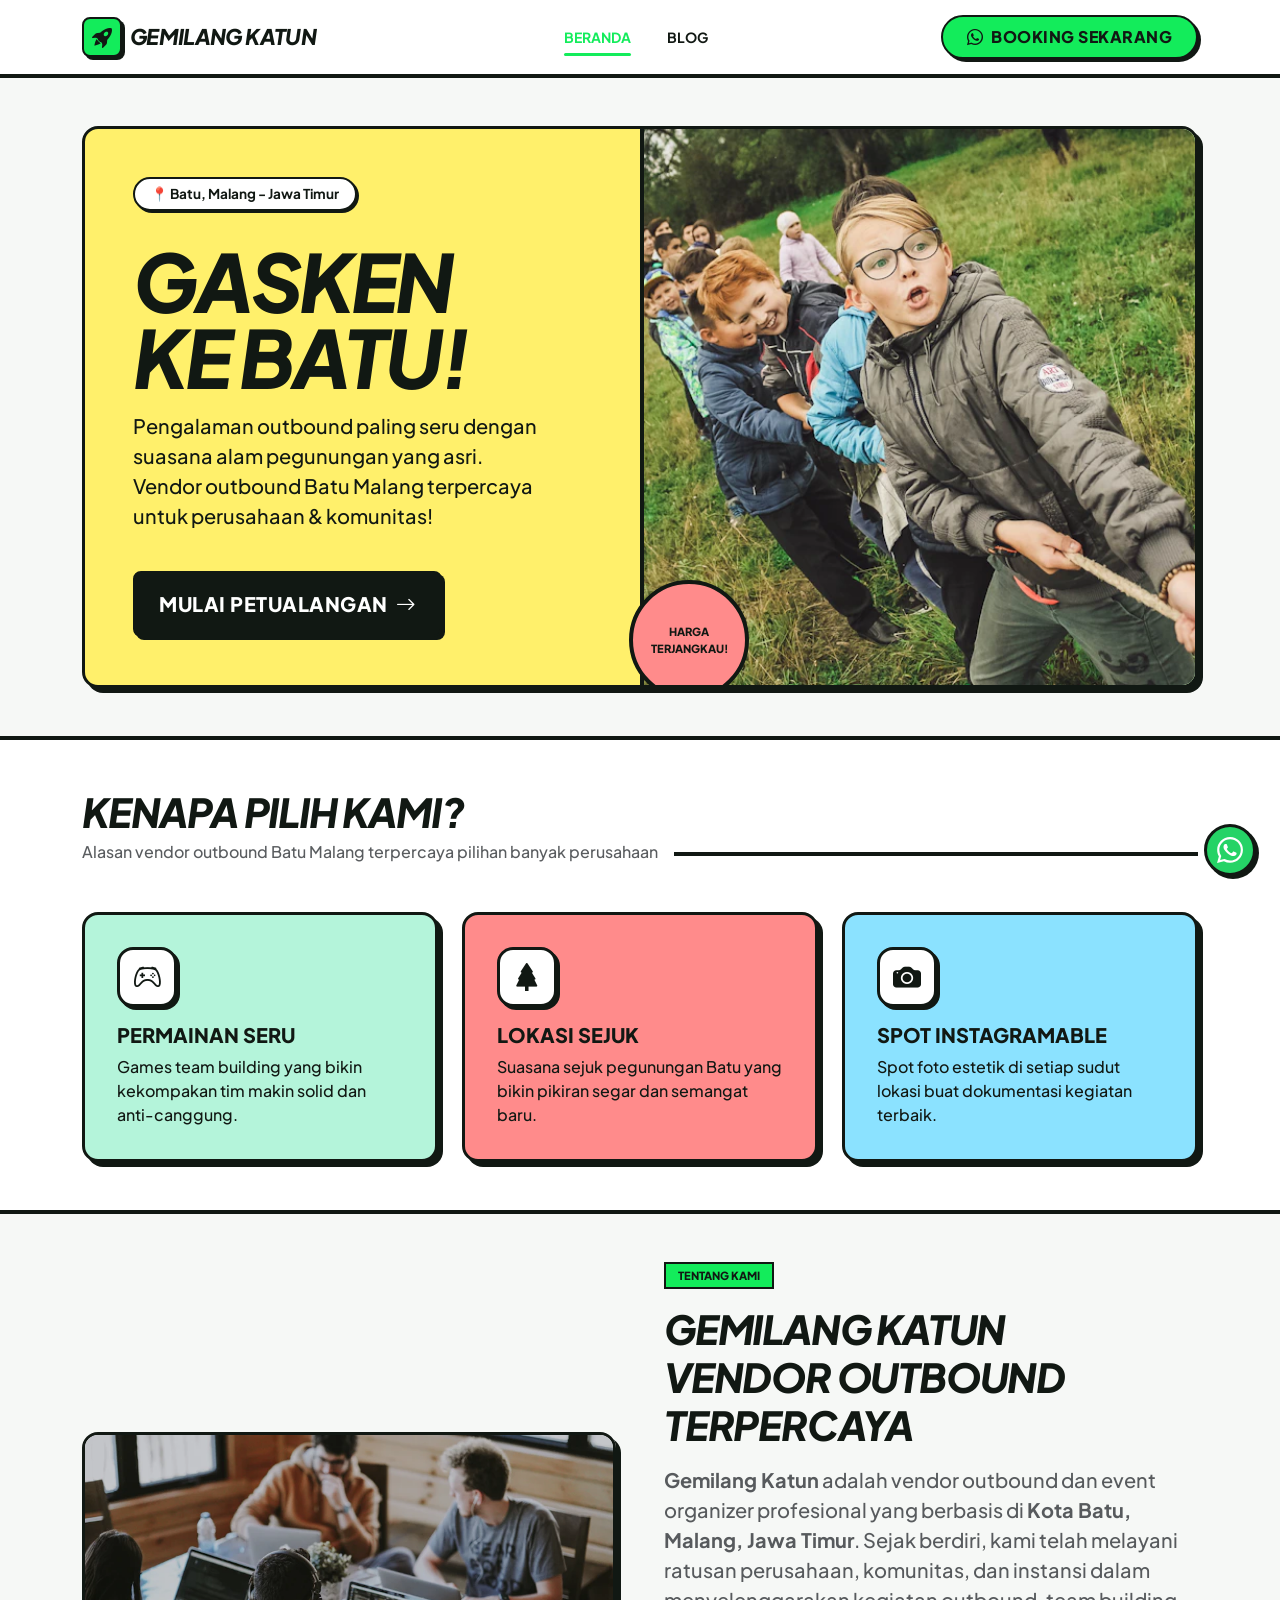
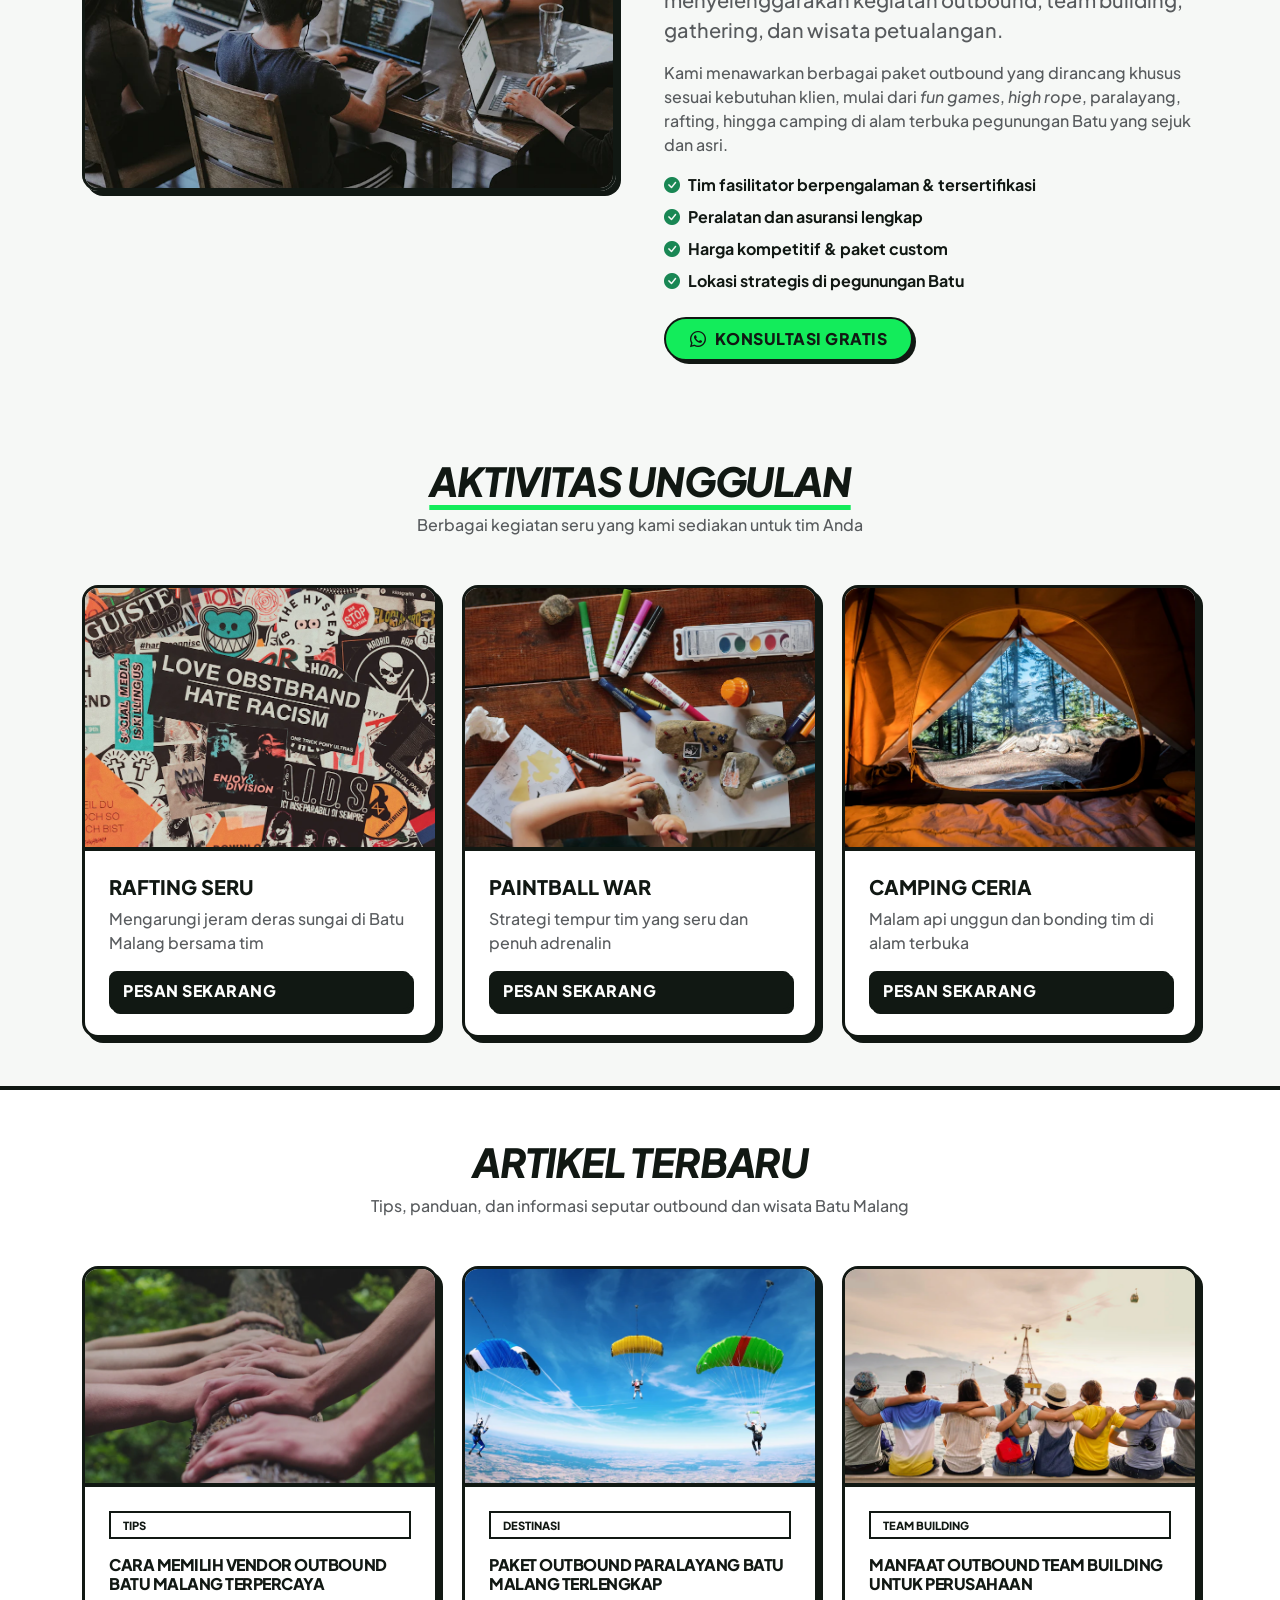
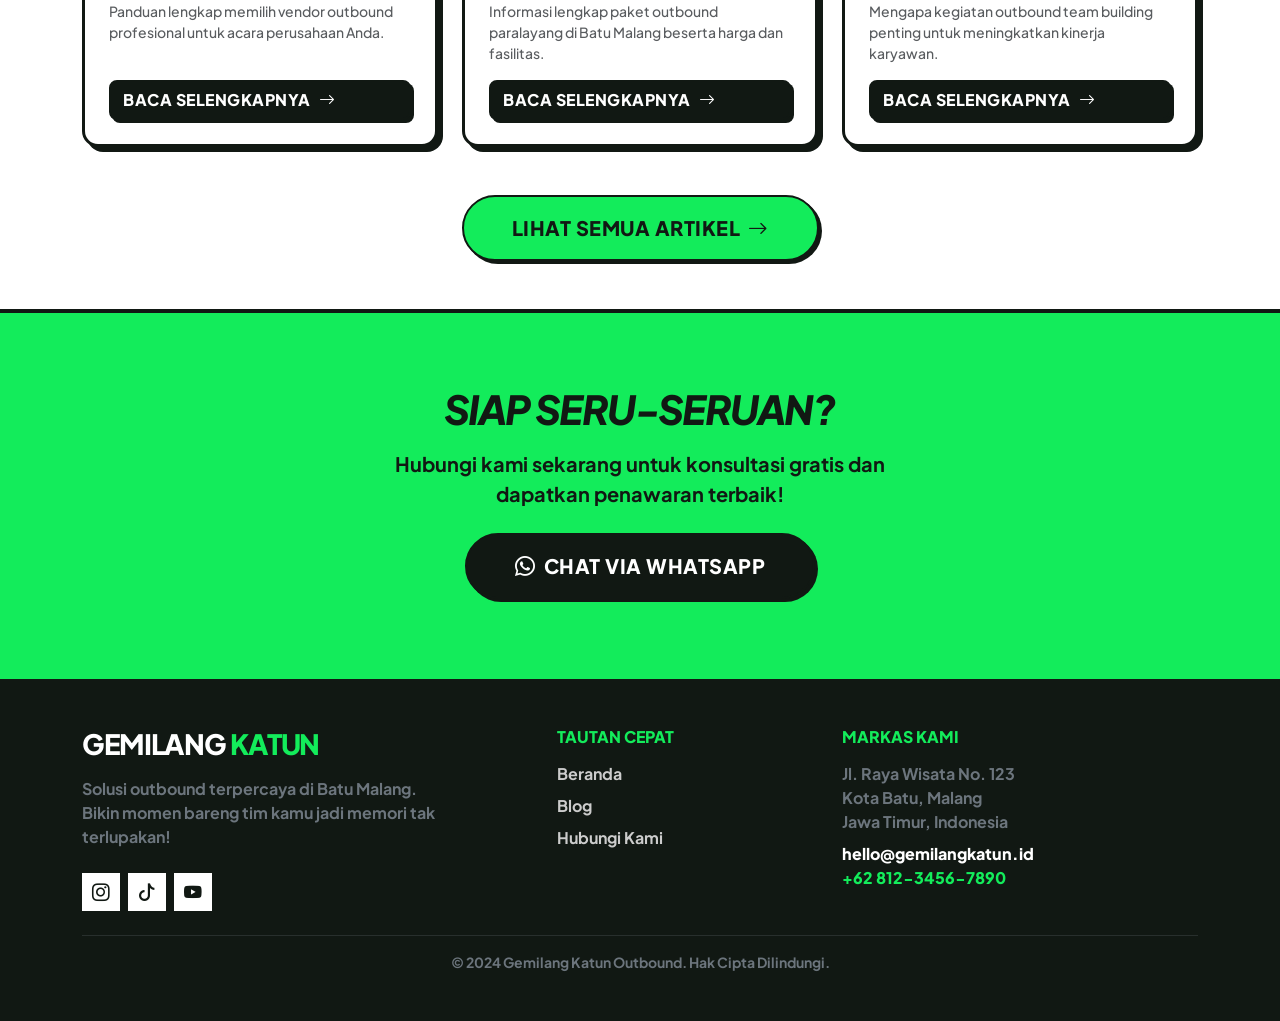
<file: index.html>
<!DOCTYPE html>
<html lang="id">

<head>
    <meta charset="utf-8">
    <meta name="viewport" content="width=device-width, initial-scale=1.0">
    <title>Gemilang Katun - Vendor Outbound Batu Malang Terpercaya</title>
    <meta name="description"
        content="Gemilang Katun adalah vendor outbound terpercaya di Batu Malang. Paket outbound seru, paralayang, rafting, camping, dan team building profesional untuk perusahaan dan komunitas.">
    <meta name="keywords"
        content="vendor outbound batu malang terpercaya, paket outbound batu malang, outbound malang, team building batu, paralayang batu malang, rafting malang">
    <meta name="author" content="Ulil">
    <meta name="robots" content="index, follow, max-image-preview:large, max-snippet:-1, max-video-preview:-1">
    <link rel="canonical" href="https://gemilangkatun.id/">

    <!-- Open Graph -->
    <meta property="og:type" content="website">
    <meta property="og:title" content="Gemilang Katun - Vendor Outbound Batu Malang Terpercaya">
    <meta property="og:description"
        content="Gemilang Katun adalah vendor outbound terpercaya di Batu Malang. Paket outbound seru, paralayang, rafting, camping, dan team building profesional.">
    <meta property="og:url" content="https://gemilangkatun.id/">
    <meta property="og:site_name" content="Gemilang Katun">
    <meta property="og:image" content="https://gemilangkatun.id/images/hero-outbound.webp">
    <meta property="og:image:width" content="1200">
    <meta property="og:image:height" content="630">
    <meta property="og:locale" content="id_ID">

    <!-- Twitter Card -->
    <meta name="twitter:card" content="summary_large_image">
    <meta name="twitter:title" content="Gemilang Katun - Vendor Outbound Batu Malang Terpercaya">
    <meta name="twitter:description"
        content="Vendor outbound terpercaya di Batu Malang. Paket outbound seru, paralayang, rafting, camping, dan team building.">
    <meta name="twitter:image" content="https://gemilangkatun.id/images/hero-outbound.webp">

    <!-- GEO Tags -->
    <meta name="geo.region" content="ID-JI">
    <meta name="geo.placename" content="Batu, Malang">
    <meta name="geo.position" content="-7.882;112.523">
    <meta name="ICBM" content="-7.882, 112.523">

    <!-- Favicon -->
    <link rel="icon" type="image/svg+xml" href="images/favicon.svg">
    <link rel="apple-touch-icon" href="images/favicon.svg">

    <!-- Preconnect -->
    <link rel="preconnect" href="https://cdn.jsdelivr.net" crossorigin>
    <link rel="preconnect" href="https://fonts.googleapis.com">
    <link rel="preconnect" href="https://fonts.gstatic.com" crossorigin>

    <!-- Bootstrap 5 CSS -->
    <link href="https://cdn.jsdelivr.net/npm/bootstrap@5.3.3/dist/css/bootstrap.min.css" rel="stylesheet">
    <!-- Bootstrap Icons -->
    <link href="https://cdn.jsdelivr.net/npm/bootstrap-icons@1.11.3/font/bootstrap-icons.min.css" rel="stylesheet">
    <!-- Custom CSS -->
    <link href="style.css" rel="stylesheet">

    <!-- JSON-LD Structured Data -->
    <script type="application/ld+json">
  {
    "@context": "https://schema.org",
    "@type": "LocalBusiness",
    "name": "Gemilang Katun",
    "description": "Vendor outbound terpercaya di Batu Malang menyediakan paket outbound, team building, paralayang, rafting, dan camping.",
    "url": "https://gemilangkatun.id",
    "telephone": "+6281234567890",
    "email": "hello@gemilangkatun.id",
    "address": {
      "@type": "PostalAddress",
      "streetAddress": "Jl. Raya Wisata No. 123",
      "addressLocality": "Batu",
      "addressRegion": "Jawa Timur",
      "postalCode": "65315",
      "addressCountry": "ID"
    },
    "geo": {
      "@type": "GeoCoordinates",
      "latitude": -7.882,
      "longitude": 112.523
    },
    "image": "https://gemilangkatun.id/images/hero-outbound.webp",
    "priceRange": "$$",
    "openingHoursSpecification": {
      "@type": "OpeningHoursSpecification",
      "dayOfWeek": ["Monday","Tuesday","Wednesday","Thursday","Friday","Saturday","Sunday"],
      "opens": "08:00",
      "closes": "17:00"
    },
    "sameAs": [
      "https://www.instagram.com/gemilangkatun",
      "https://www.tiktok.com/@gemilangkatun"
    ]
  }
  </script>
    <script type="application/ld+json">
  {
    "@context": "https://schema.org",
    "@type": "WebSite",
    "name": "Gemilang Katun",
    "url": "https://gemilangkatun.id",
    "potentialAction": {
      "@type": "SearchAction",
      "target": "https://gemilangkatun.id/?s={search_term_string}",
      "query-input": "required name=search_term_string"
    }
  }
  </script>
</head>

<body>

    <!-- Navbar -->
    <nav class="navbar navbar-expand-lg navbar-neo sticky-top" id="mainNavbar">
        <div class="container">
            <a class="navbar-brand d-flex align-items-center gap-2" href="index.html">
                <span class="brand-icon"><i class="bi bi-rocket-takeoff-fill fs-5"></i></span>
                Gemilang Katun
            </a>
            <button class="navbar-toggler border-2 border-dark" type="button" data-bs-toggle="offcanvas"
                data-bs-target="#mobileMenu" aria-controls="mobileMenu" aria-label="Toggle navigasi">
                <span class="navbar-toggler-icon"></span>
            </button>
            <div class="collapse navbar-collapse" id="navbarNav">
                <ul class="navbar-nav mx-auto gap-1">
                    <li class="nav-item"><a class="nav-link active" href="index.html">Beranda</a></li>
                    <li class="nav-item"><a class="nav-link" href="blog.html">Blog</a></li>
                </ul>
                <a href="https://wa.me/6281234567890?text=Halo%20Gemilang%20Katun%2C%20saya%20ingin%20booking%20outbound"
                    class="btn neo-btn neo-btn-primary rounded-pill px-4 py-2" target="_blank"
                    rel="noopener noreferrer">
                    <i class="bi bi-whatsapp"></i> Booking Sekarang
                </a>
            </div>
        </div>
    </nav>

    <!-- Offcanvas Mobile -->
    <div class="offcanvas offcanvas-end offcanvas-neo" tabindex="-1" id="mobileMenu" aria-labelledby="mobileMenuLabel">
        <div class="offcanvas-header">
            <h5 class="offcanvas-title fw-800" id="mobileMenuLabel">Menu</h5>
            <button type="button" class="btn-close" data-bs-dismiss="offcanvas" aria-label="Tutup"></button>
        </div>
        <div class="offcanvas-body">
            <ul class="navbar-nav">
                <li class="nav-item"><a class="nav-link active" href="index.html">Beranda</a></li>
                <li class="nav-item"><a class="nav-link" href="blog.html">Blog</a></li>
            </ul>
            <a href="https://wa.me/6281234567890?text=Halo%20Gemilang%20Katun%2C%20saya%20ingin%20booking%20outbound"
                class="btn neo-btn neo-btn-primary w-100 mt-4 py-3 rounded-pill" target="_blank"
                rel="noopener noreferrer">
                <i class="bi bi-whatsapp"></i> Booking Sekarang
            </a>
        </div>
    </div>

    <main>
        <!-- Hero Section -->
        <section class="py-4 py-lg-5 px-3" id="hero">
            <div class="container">
                <div class="hero-section">
                    <div class="row g-0">
                        <div class="col-lg-6 p-4 p-lg-5 d-flex flex-column justify-content-center gap-4">
                            <div>
                                <span class="hero-badge mb-3">📍 Batu, Malang - Jawa Timur</span>
                                <h1 class="mt-3">Gasken<br>ke Batu!</h1>
                                <p class="fs-5 fw-medium mt-3" style="max-width: 420px;">
                                    Pengalaman outbound paling seru dengan suasana alam pegunungan yang asri. Vendor
                                    outbound Batu Malang terpercaya untuk perusahaan &amp; komunitas!
                                </p>
                            </div>
                            <div>
                                <a href="https://wa.me/6281234567890?text=Halo%20Gemilang%20Katun%2C%20saya%20ingin%20tanya%20paket%20outbound"
                                    class="btn neo-btn neo-btn-dark rounded-3 px-4 py-3 fs-5" target="_blank"
                                    rel="noopener noreferrer">
                                    Mulai Petualangan <i class="bi bi-arrow-right"></i>
                                </a>
                            </div>
                        </div>
                        <div class="col-lg-6">
                            <div class="hero-img-wrap">
                                <img src="images/hero-outbound.webp"
                                    alt="Kegiatan outbound seru tim di alam terbuka Batu Malang" width="800"
                                    height="500" loading="eager">
                                <div class="hero-badge-float d-none d-lg-flex">
                                    <span class="text-center fw-900 text-uppercase"
                                        style="font-size: 0.7rem;">Harga<br>Terjangkau!</span>
                                </div>
                            </div>
                        </div>
                    </div>
                </div>
            </div>
        </section>

        <!-- Kenapa Pilih Kami -->
        <section class="py-5 bg-white" style="border-top: 4px solid #111813; border-bottom: 4px solid #111813;"
            id="kenapa-kami">
            <div class="container">
                <div class="d-flex align-items-end justify-content-between mb-5 flex-wrap gap-3">
                    <div>
                        <h2 class="section-heading mb-1">Kenapa Pilih Kami?</h2>
                        <p class="fw-medium text-muted mb-0">Alasan vendor outbound Batu Malang terpercaya pilihan
                            banyak perusahaan</p>
                    </div>
                    <div class="section-line d-none d-lg-block"></div>
                </div>
                <div class="row g-4">
                    <div class="col-md-4">
                        <div class="feature-card bg-mint h-100">
                            <div class="feature-icon mb-3"><i class="bi bi-controller fs-3"></i></div>
                            <h3 class="fs-5 fw-800 text-uppercase mb-2">Permainan Seru</h3>
                            <p class="fw-medium mb-0">Games team building yang bikin kekompakan tim makin solid dan
                                anti-canggung.</p>
                        </div>
                    </div>
                    <div class="col-md-4">
                        <div class="feature-card bg-coral h-100">
                            <div class="feature-icon mb-3"><i class="bi bi-tree-fill fs-3"></i></div>
                            <h3 class="fs-5 fw-800 text-uppercase mb-2">Lokasi Sejuk</h3>
                            <p class="fw-medium mb-0">Suasana sejuk pegunungan Batu yang bikin pikiran segar dan
                                semangat baru.</p>
                        </div>
                    </div>
                    <div class="col-md-4">
                        <div class="feature-card bg-sky h-100">
                            <div class="feature-icon mb-3"><i class="bi bi-camera-fill fs-3"></i></div>
                            <h3 class="fs-5 fw-800 text-uppercase mb-2">Spot Instagramable</h3>
                            <p class="fw-medium mb-0">Spot foto estetik di setiap sudut lokasi buat dokumentasi kegiatan
                                terbaik.</p>
                        </div>
                    </div>
                </div>
            </div>
        </section>

        <!-- About Us -->
        <section class="py-5" id="tentang-kami">
            <div class="container">
                <div class="row g-5 align-items-center">
                    <div class="col-lg-6">
                        <div class="about-img-wrap">
                            <img src="images/about-team.webp"
                                alt="Tim profesional Gemilang Katun vendor outbound Batu Malang" width="600"
                                height="400" loading="lazy">
                        </div>
                    </div>
                    <div class="col-lg-6">
                        <span class="badge-neo bg-primary-neo mb-3">Tentang Kami</span>
                        <h2 class="section-heading mb-3">Gemilang Katun<br>Vendor Outbound Terpercaya</h2>
                        <p class="fw-medium text-muted fs-5 mb-3">
                            <strong>Gemilang Katun</strong> adalah vendor outbound dan event organizer profesional yang
                            berbasis di <strong>Kota Batu, Malang, Jawa Timur</strong>. Sejak berdiri, kami telah
                            melayani ratusan perusahaan, komunitas, dan instansi dalam menyelenggarakan kegiatan
                            outbound, team building, gathering, dan wisata petualangan.
                        </p>
                        <p class="fw-medium text-muted mb-3">
                            Kami menawarkan berbagai paket outbound yang dirancang khusus sesuai kebutuhan klien, mulai
                            dari <em>fun games</em>, <em>high rope</em>, paralayang, rafting, hingga camping di alam
                            terbuka pegunungan Batu yang sejuk dan asri.
                        </p>
                        <ul class="list-unstyled">
                            <li class="mb-2"><i class="bi bi-check-circle-fill text-success me-2"></i><strong>Tim
                                    fasilitator berpengalaman &amp; tersertifikasi</strong></li>
                            <li class="mb-2"><i class="bi bi-check-circle-fill text-success me-2"></i><strong>Peralatan
                                    dan asuransi lengkap</strong></li>
                            <li class="mb-2"><i class="bi bi-check-circle-fill text-success me-2"></i><strong>Harga
                                    kompetitif &amp; paket custom</strong></li>
                            <li class="mb-2"><i class="bi bi-check-circle-fill text-success me-2"></i><strong>Lokasi
                                    strategis di pegunungan Batu</strong></li>
                        </ul>
                        <a href="https://wa.me/6281234567890?text=Halo%20saya%20ingin%20konsultasi%20paket%20outbound"
                            class="btn neo-btn neo-btn-primary rounded-pill px-4 py-2 mt-2" target="_blank"
                            rel="noopener noreferrer">
                            <i class="bi bi-whatsapp"></i> Konsultasi Gratis
                        </a>
                    </div>
                </div>
            </div>
        </section>

        <!-- Aktivitas Unggulan -->
        <section class="py-5" style="background: var(--clr-bg-light);" id="aktivitas">
            <div class="container">
                <h2 class="section-heading text-center mb-2">
                    <span
                        style="text-decoration: underline; text-decoration-color: var(--clr-primary); text-underline-offset: 8px; text-decoration-thickness: 5px;">Aktivitas
                        Unggulan</span>
                </h2>
                <p class="text-center text-muted fw-medium mb-5">Berbagai kegiatan seru yang kami sediakan untuk tim
                    Anda</p>
                <div class="row g-4">
                    <div class="col-md-4">
                        <div class="activity-card bg-white h-100">
                            <div style="overflow:hidden;">
                                <img class="card-img-top" src="images/rafting-activity.webp"
                                    alt="Kegiatan rafting seru di sungai Batu Malang" width="400" height="300"
                                    loading="lazy">
                            </div>
                            <div class="card-body p-4">
                                <h4 class="fw-800 text-uppercase fs-5">Rafting Seru</h4>
                                <p class="text-muted fw-medium">Mengarungi jeram deras sungai di Batu Malang bersama tim
                                </p>
                                <a href="https://wa.me/6281234567890?text=Halo%20saya%20tertarik%20paket%20rafting"
                                    class="btn neo-btn neo-btn-dark rounded-3 w-100" target="_blank"
                                    rel="noopener noreferrer">Pesan Sekarang</a>
                            </div>
                        </div>
                    </div>
                    <div class="col-md-4">
                        <div class="activity-card bg-white h-100">
                            <div style="overflow:hidden;">
                                <img class="card-img-top" src="images/paintball-activity.webp"
                                    alt="Kegiatan paintball outbound Batu Malang" width="400" height="300"
                                    loading="lazy">
                            </div>
                            <div class="card-body p-4">
                                <h4 class="fw-800 text-uppercase fs-5">Paintball War</h4>
                                <p class="text-muted fw-medium">Strategi tempur tim yang seru dan penuh adrenalin</p>
                                <a href="https://wa.me/6281234567890?text=Halo%20saya%20tertarik%20paket%20paintball"
                                    class="btn neo-btn neo-btn-dark rounded-3 w-100" target="_blank"
                                    rel="noopener noreferrer">Pesan Sekarang</a>
                            </div>
                        </div>
                    </div>
                    <div class="col-md-4">
                        <div class="activity-card bg-white h-100">
                            <div style="overflow:hidden;">
                                <img class="card-img-top" src="images/camping-activity.webp"
                                    alt="Kegiatan camping malam di Batu Malang" width="400" height="300" loading="lazy">
                            </div>
                            <div class="card-body p-4">
                                <h4 class="fw-800 text-uppercase fs-5">Camping Ceria</h4>
                                <p class="text-muted fw-medium">Malam api unggun dan bonding tim di alam terbuka</p>
                                <a href="https://wa.me/6281234567890?text=Halo%20saya%20tertarik%20paket%20camping"
                                    class="btn neo-btn neo-btn-dark rounded-3 w-100" target="_blank"
                                    rel="noopener noreferrer">Pesan Sekarang</a>
                            </div>
                        </div>
                    </div>
                </div>
            </div>
        </section>

        <!-- Artikel Terbaru -->
        <section class="py-5 bg-white" style="border-top: 4px solid #111813;" id="artikel">
            <div class="container">
                <h2 class="section-heading text-center mb-2">Artikel Terbaru</h2>
                <p class="text-center text-muted fw-medium mb-5">Tips, panduan, dan informasi seputar outbound dan
                    wisata Batu Malang</p>
                <div class="row g-4">
                    <div class="col-md-4">
                        <div class="article-card bg-white">
                            <div class="card-img-wrap">
                                <img src="images/vendor-outbound.webp"
                                    alt="Tips memilih vendor outbound Batu Malang terpercaya" width="400" height="250"
                                    loading="lazy">
                            </div>
                            <div class="card-body p-4">
                                <span class="badge-neo bg-yellow-neo mb-3">Tips</span>
                                <h3 class="fw-800 fs-6 text-uppercase tracking-tight">Cara Memilih Vendor Outbound Batu
                                    Malang Terpercaya</h3>
                                <p class="text-muted small fw-medium">Panduan lengkap memilih vendor outbound
                                    profesional untuk acara perusahaan Anda.</p>
                                <div class="mt-auto">
                                    <a href="artikel-1.html" class="btn neo-btn neo-btn-dark rounded-3 w-100">Baca
                                        Selengkapnya <i class="bi bi-arrow-right"></i></a>
                                </div>
                            </div>
                        </div>
                    </div>
                    <div class="col-md-4">
                        <div class="article-card bg-white">
                            <div class="card-img-wrap">
                                <img src="images/paragliding-batu.webp"
                                    alt="Paket paralayang Batu Malang untuk outbound" width="400" height="250"
                                    loading="lazy">
                            </div>
                            <div class="card-body p-4">
                                <span class="badge-neo bg-sky mb-3">Destinasi</span>
                                <h3 class="fw-800 fs-6 text-uppercase tracking-tight">Paket Outbound Paralayang Batu
                                    Malang Terlengkap</h3>
                                <p class="text-muted small fw-medium">Informasi lengkap paket outbound paralayang di
                                    Batu Malang beserta harga dan fasilitas.</p>
                                <div class="mt-auto">
                                    <a href="artikel-2.html" class="btn neo-btn neo-btn-dark rounded-3 w-100">Baca
                                        Selengkapnya <i class="bi bi-arrow-right"></i></a>
                                </div>
                            </div>
                        </div>
                    </div>
                    <div class="col-md-4">
                        <div class="article-card bg-white">
                            <div class="card-img-wrap">
                                <img src="images/outbound-teamwork.webp"
                                    alt="Manfaat outbound team building Batu Malang" width="400" height="250"
                                    loading="lazy">
                            </div>
                            <div class="card-body p-4">
                                <span class="badge-neo bg-mint mb-3">Team Building</span>
                                <h3 class="fw-800 fs-6 text-uppercase tracking-tight">Manfaat Outbound Team Building
                                    untuk Perusahaan</h3>
                                <p class="text-muted small fw-medium">Mengapa kegiatan outbound team building penting
                                    untuk meningkatkan kinerja karyawan.</p>
                                <div class="mt-auto">
                                    <a href="artikel-3.html" class="btn neo-btn neo-btn-dark rounded-3 w-100">Baca
                                        Selengkapnya <i class="bi bi-arrow-right"></i></a>
                                </div>
                            </div>
                        </div>
                    </div>
                </div>
                <div class="text-center mt-5">
                    <a href="blog.html" class="btn neo-btn neo-btn-primary rounded-pill px-5 py-3 fs-5">
                        Lihat Semua Artikel <i class="bi bi-arrow-right"></i>
                    </a>
                </div>
            </div>
        </section>

        <!-- CTA Section -->
        <section class="py-5" style="background: var(--clr-primary); border-top: 4px solid #111813;" id="cta">
            <div class="container text-center py-4">
                <h2 class="fw-900 text-uppercase italic tracking-tighter mb-3" style="font-size: 2.5rem;">Siap
                    Seru-Seruan?</h2>
                <p class="fs-5 fw-bold mb-4" style="max-width: 500px; margin: 0 auto;">Hubungi kami sekarang untuk
                    konsultasi gratis dan dapatkan penawaran terbaik!</p>
                <a href="https://wa.me/6281234567890?text=Halo%20Gemilang%20Katun%2C%20saya%20ingin%20konsultasi%20paket%20outbound"
                    class="btn neo-btn neo-btn-dark rounded-pill px-5 py-3 fs-5" target="_blank"
                    rel="noopener noreferrer">
                    <i class="bi bi-whatsapp"></i> Chat via WhatsApp
                </a>
            </div>
        </section>
    </main>

    <!-- Footer -->
    <footer class="footer-neo py-5" id="footer">
        <div class="container">
            <div class="row g-4">
                <div class="col-md-6 col-lg-5">
                    <h4 class="fs-3 fw-900 text-uppercase tracking-tighter mb-3">
                        Gemilang <span class="text-primary-neo">Katun</span>
                    </h4>
                    <p class="text-secondary fw-bold mb-4" style="max-width: 360px;">
                        Solusi outbound terpercaya di Batu Malang. Bikin momen bareng tim kamu jadi memori tak
                        terlupakan!
                    </p>
                    <div class="footer-social d-flex gap-2">
                        <a href="https://instagram.com/gemilangkatun" target="_blank" rel="noopener noreferrer"
                            aria-label="Instagram"><i class="bi bi-instagram"></i></a>
                        <a href="https://tiktok.com/@gemilangkatun" target="_blank" rel="noopener noreferrer"
                            aria-label="TikTok"><i class="bi bi-tiktok"></i></a>
                        <a href="https://youtube.com/@gemilangkatun" target="_blank" rel="noopener noreferrer"
                            aria-label="YouTube"><i class="bi bi-youtube"></i></a>
                    </div>
                </div>
                <div class="col-6 col-lg-3">
                    <h5>Tautan Cepat</h5>
                    <ul class="list-unstyled">
                        <li class="mb-2"><a href="index.html" class="fw-bold">Beranda</a></li>
                        <li class="mb-2"><a href="blog.html" class="fw-bold">Blog</a></li>
                        <li class="mb-2"><a href="https://wa.me/6281234567890" class="fw-bold" target="_blank"
                                rel="noopener noreferrer">Hubungi Kami</a></li>
                    </ul>
                </div>
                <div class="col-6 col-lg-4">
                    <h5>Markas Kami</h5>
                    <p class="fw-bold text-secondary mb-1">
                        Jl. Raya Wisata No. 123<br>
                        Kota Batu, Malang<br>
                        Jawa Timur, Indonesia
                    </p>
                    <p class="fw-800 mt-2 mb-0">hello@gemilangkatun.id</p>
                    <p class="fw-800 text-primary-neo">+62 812-3456-7890</p>
                </div>
            </div>
            <hr class="border-secondary mt-4 mb-3">
            <p class="text-center text-secondary fw-bold small mb-0">
                &copy; 2024 Gemilang Katun Outbound. Hak Cipta Dilindungi.
            </p>
        </div>
    </footer>

    <!-- Floating Buttons -->
    <div class="floating-actions" id="floatingActions">
        <button class="btn-scroll-top" id="scrollTopBtn" onclick="window.scrollTo({top:0,behavior:'smooth'})"
            aria-label="Kembali ke atas">
            <svg viewBox="0 0 24 24">
                <path d="M7.41 15.41L12 10.83l4.59 4.58L18 14l-6-6-6 6z" />
            </svg>
        </button>
        <a href="https://wa.me/6281234567890?text=Halo%20Gemilang%20Katun%2C%20saya%20ingin%20bertanya"
            class="btn-wa-float" target="_blank" rel="noopener noreferrer" aria-label="Chat WhatsApp">
            <svg viewBox="0 0 24 24">
                <path
                    d="M17.472 14.382c-.297-.149-1.758-.867-2.03-.967-.273-.099-.471-.148-.67.15-.197.297-.767.966-.94 1.164-.173.199-.347.223-.644.075-.297-.15-1.255-.463-2.39-1.475-.883-.788-1.48-1.761-1.653-2.059-.173-.297-.018-.458.13-.606.134-.133.298-.347.446-.52.149-.174.198-.298.298-.497.099-.198.05-.371-.025-.52-.075-.149-.669-1.612-.916-2.207-.242-.579-.487-.5-.669-.51-.173-.008-.371-.01-.57-.01-.198 0-.52.074-.792.372-.272.297-1.04 1.016-1.04 2.479 0 1.462 1.065 2.875 1.213 3.074.149.198 2.096 3.2 5.077 4.487.709.306 1.262.489 1.694.625.712.227 1.36.195 1.871.118.571-.085 1.758-.719 2.006-1.413.248-.694.248-1.289.173-1.413-.074-.124-.272-.198-.57-.347m-5.421 7.403h-.004a9.87 9.87 0 01-5.031-1.378l-.361-.214-3.741.982.998-3.648-.235-.374a9.86 9.86 0 01-1.51-5.26c.001-5.45 4.436-9.884 9.888-9.884 2.64 0 5.122 1.03 6.988 2.898a9.825 9.825 0 012.893 6.994c-.003 5.45-4.437 9.884-9.885 9.884m8.413-18.297A11.815 11.815 0 0012.05 0C5.495 0 .16 5.335.157 11.892c0 2.096.547 4.142 1.588 5.945L.057 24l6.305-1.654a11.882 11.882 0 005.683 1.448h.005c6.554 0 11.89-5.335 11.893-11.893a11.821 11.821 0 00-3.48-8.413z" />
            </svg>
        </a>
    </div>

    <!-- Bootstrap JS -->
    <script src="https://cdn.jsdelivr.net/npm/bootstrap@5.3.3/dist/js/bootstrap.bundle.min.js"></script>
    <!-- Custom Scripts -->
    <script>
        // Scroll to top button visibility
        const scrollBtn = document.getElementById('scrollTopBtn');
        window.addEventListener('scroll', function () {
            if (window.scrollY > 400) {
                scrollBtn.classList.add('visible');
            } else {
                scrollBtn.classList.remove('visible');
            }
        });
    </script>
</body>

</html>
</file>
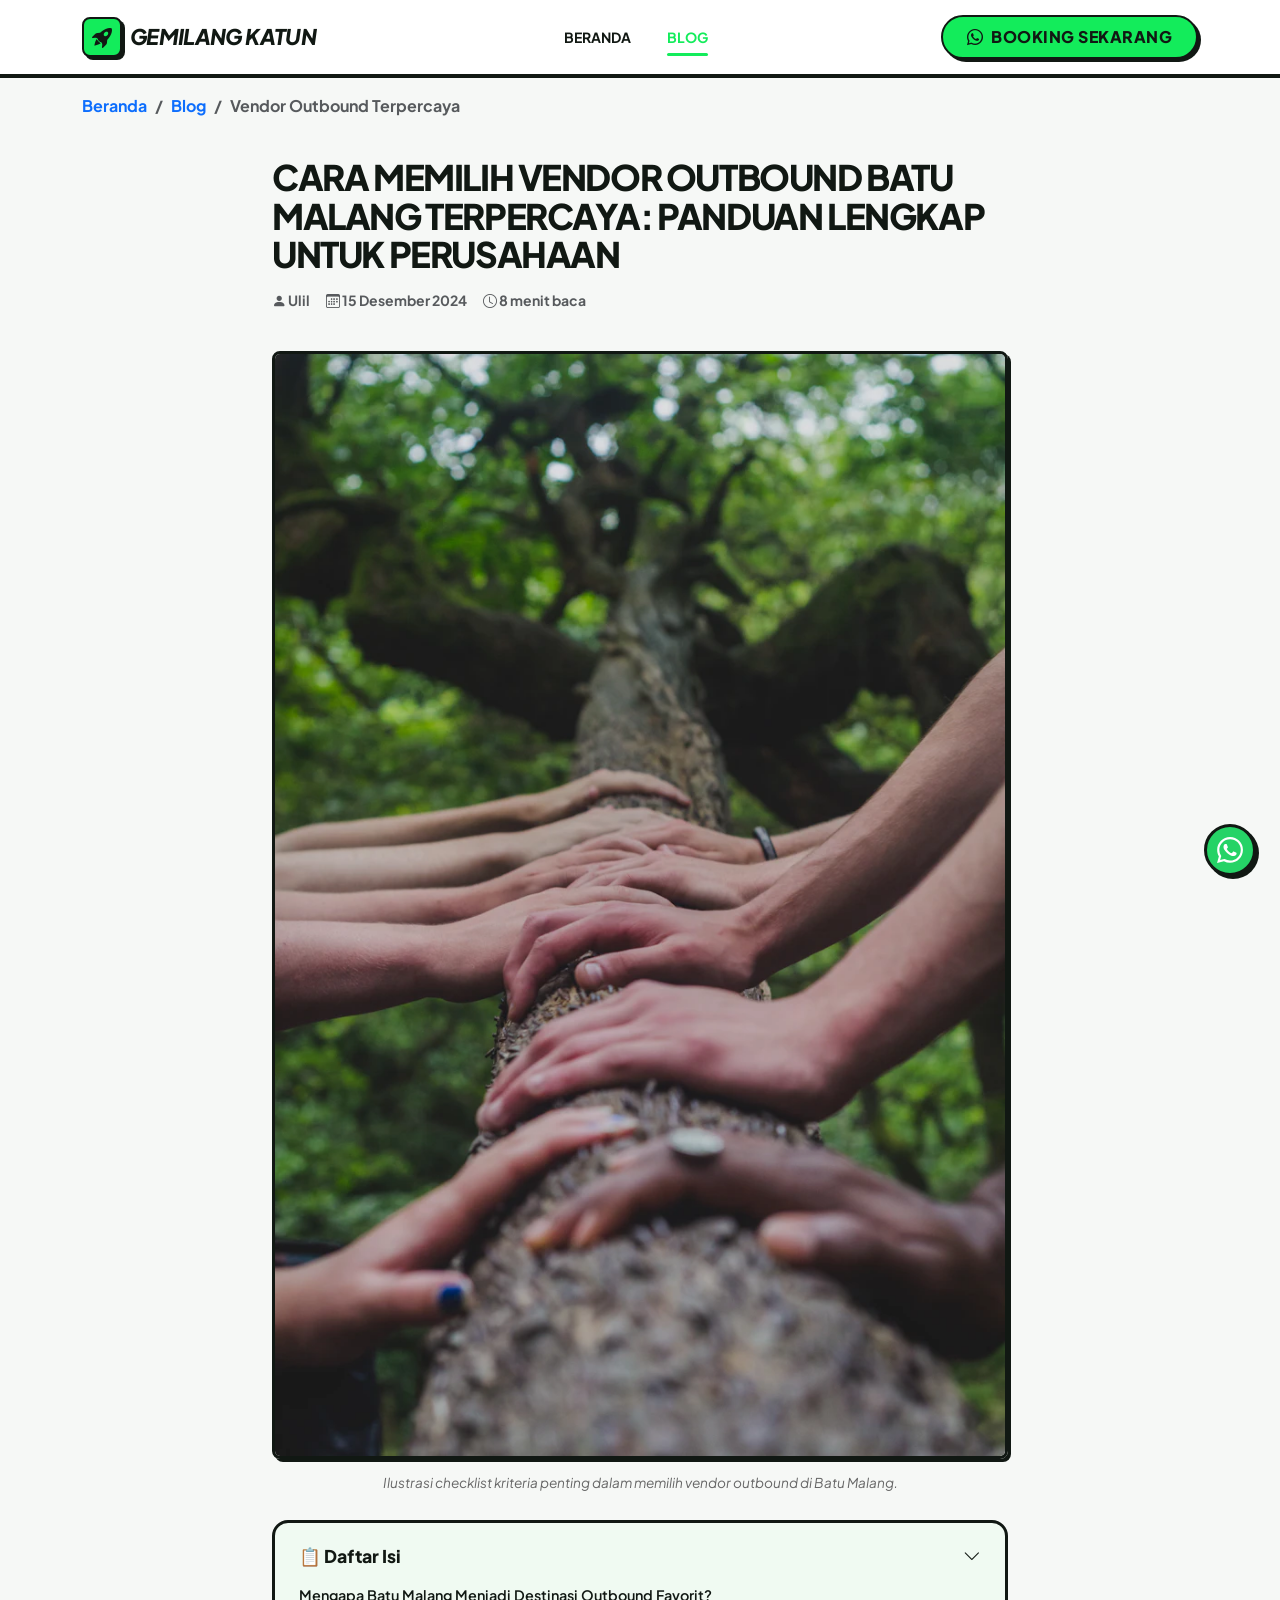
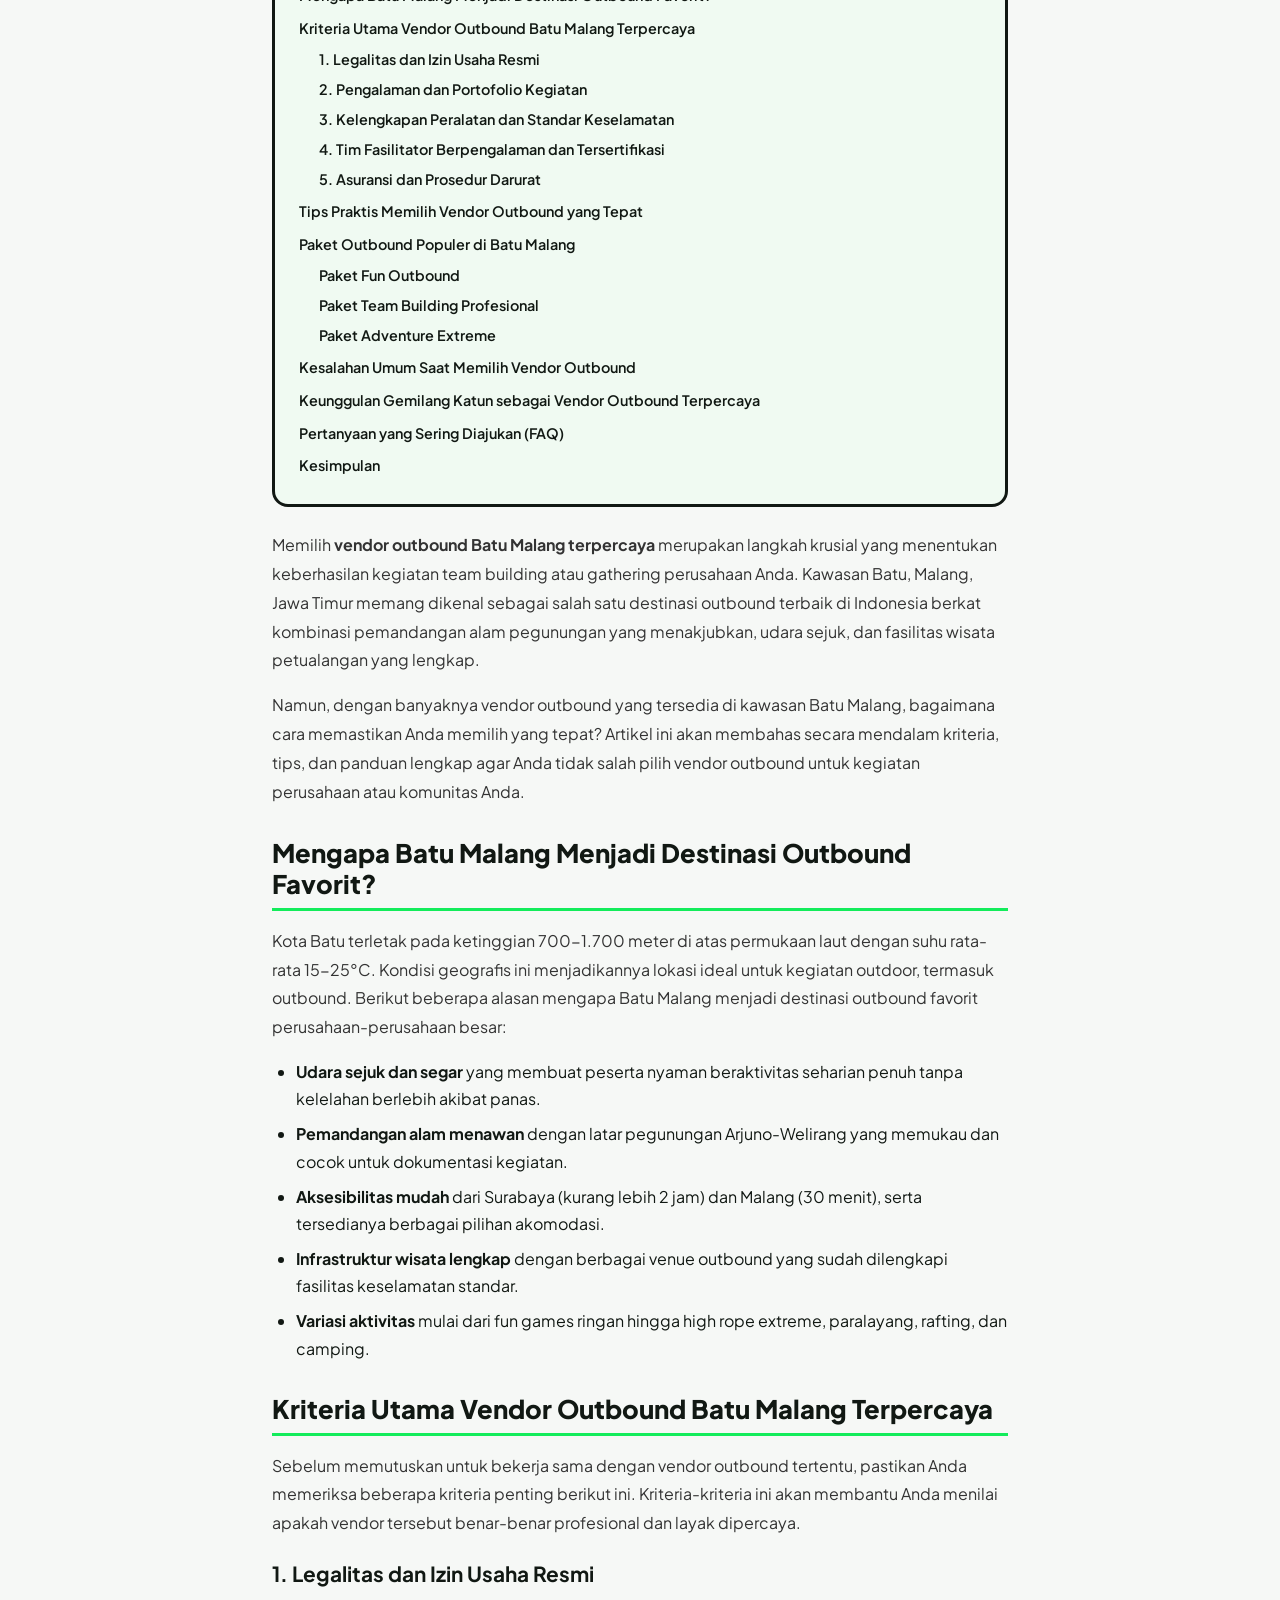
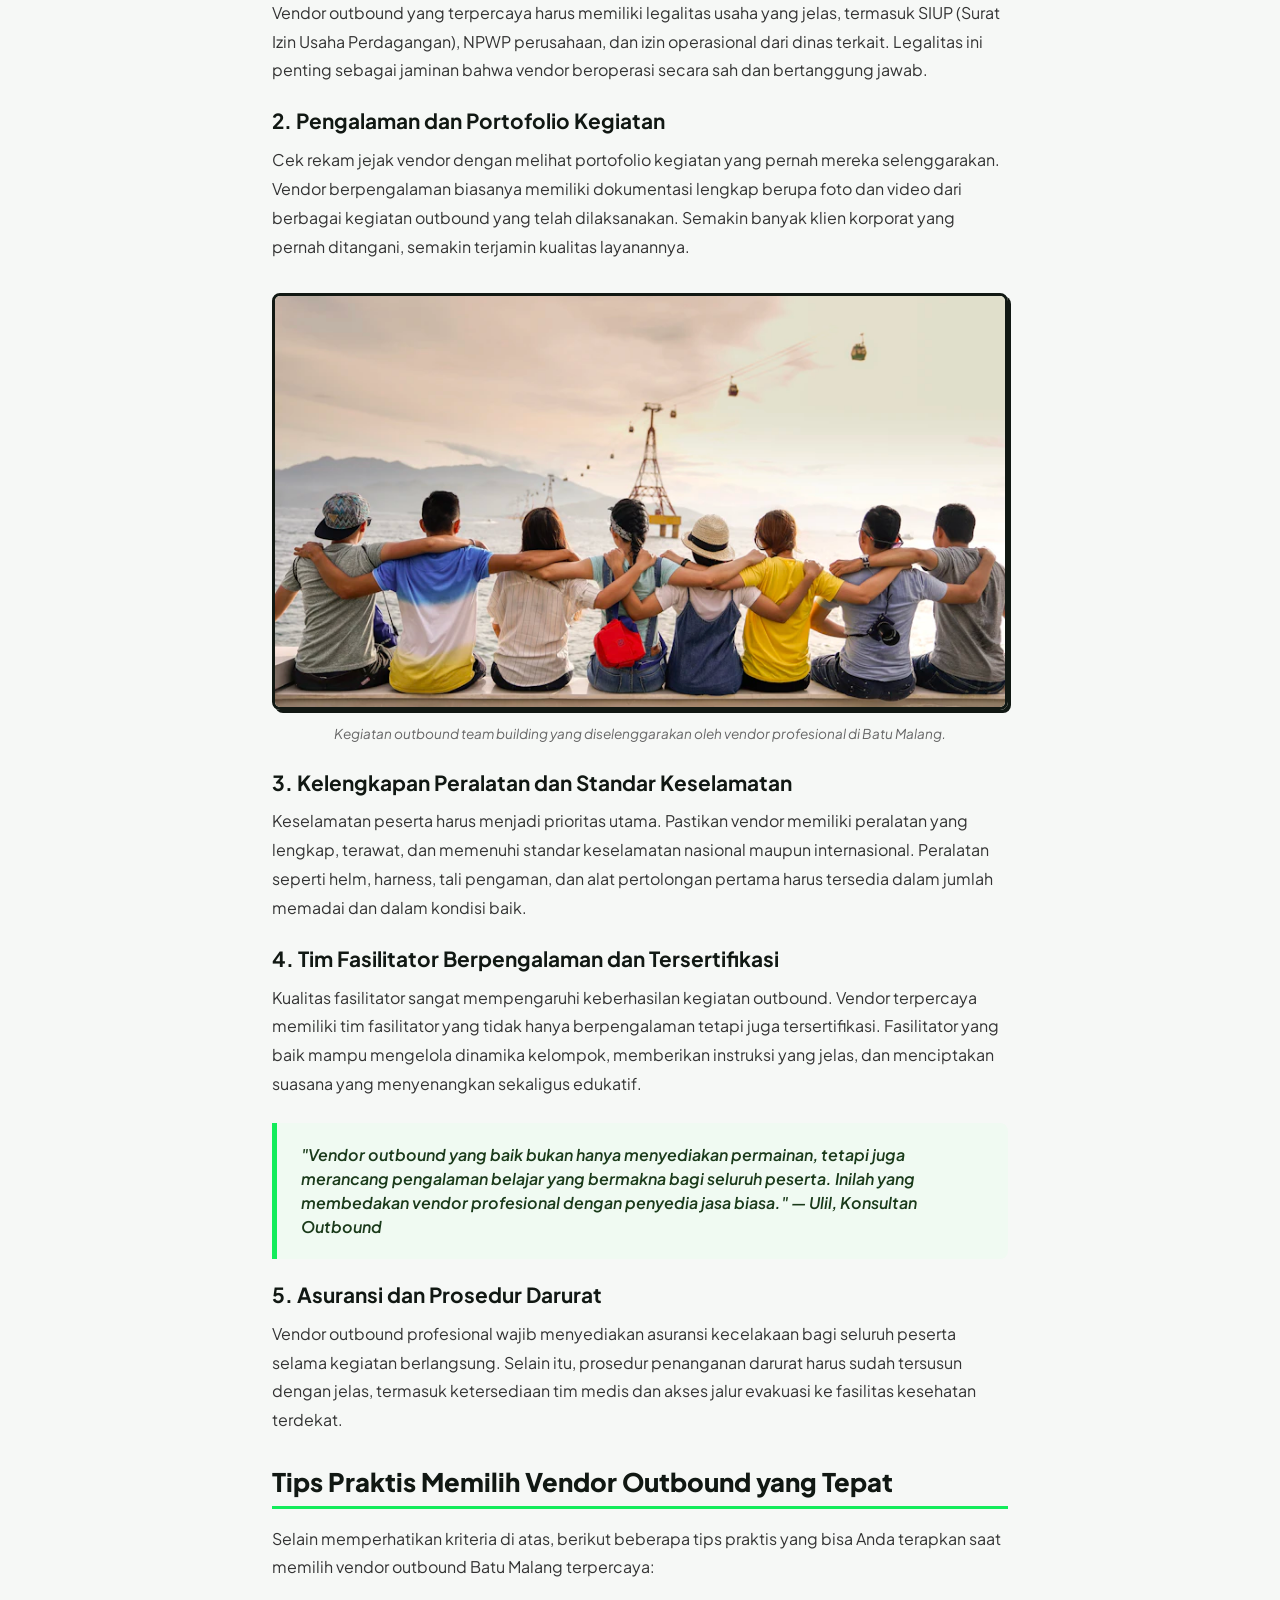
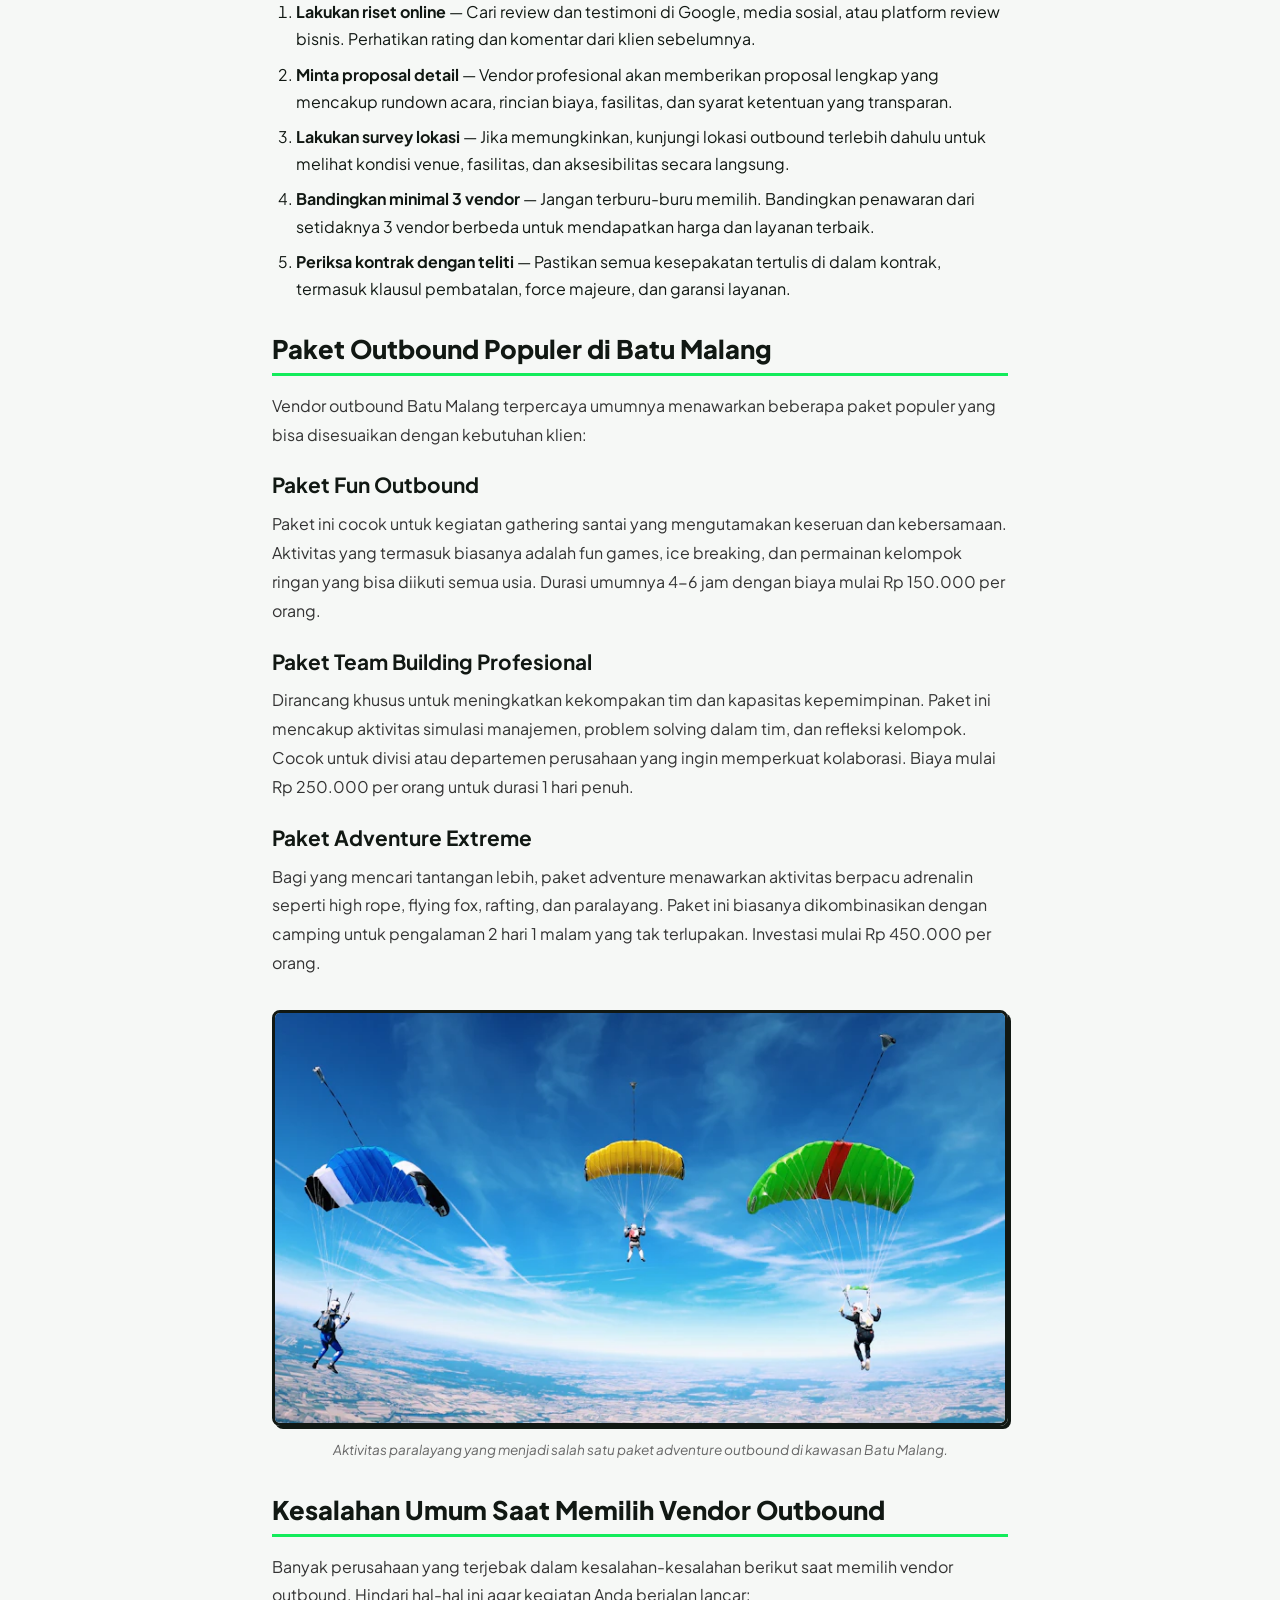
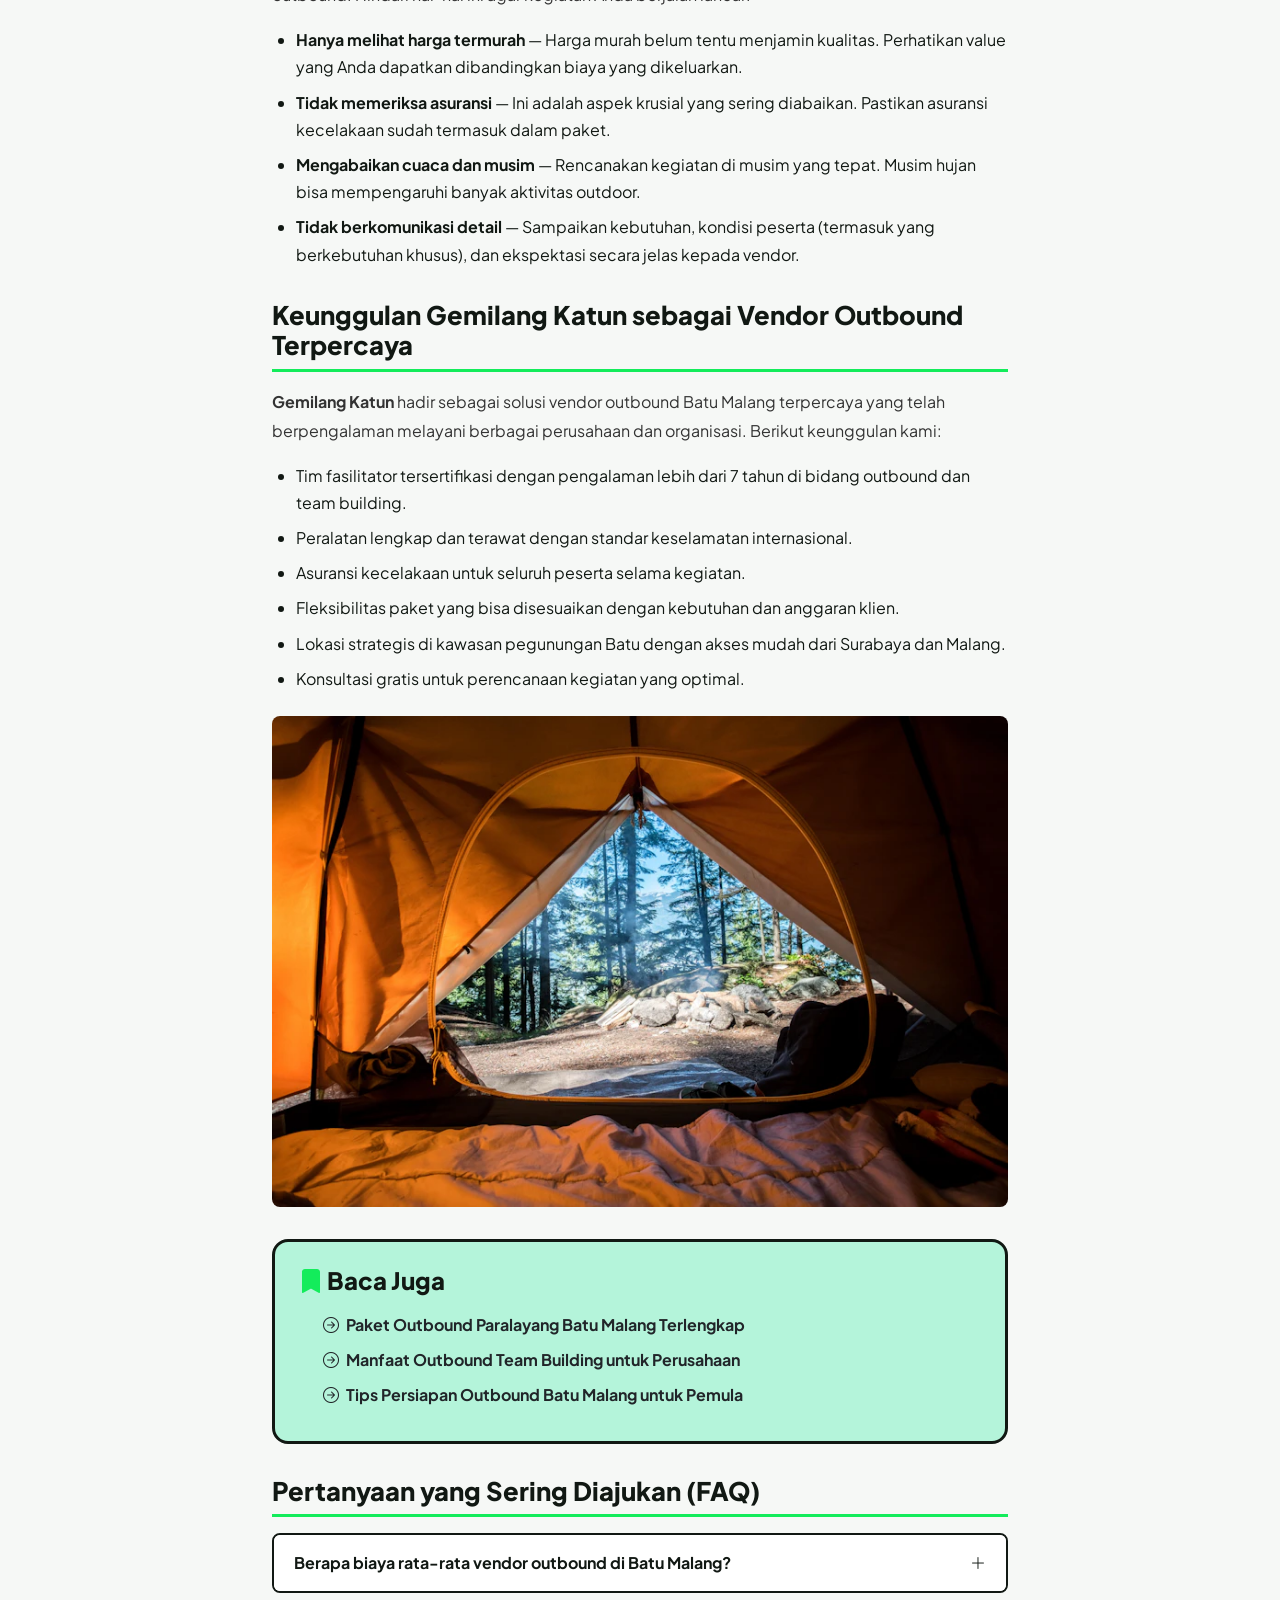
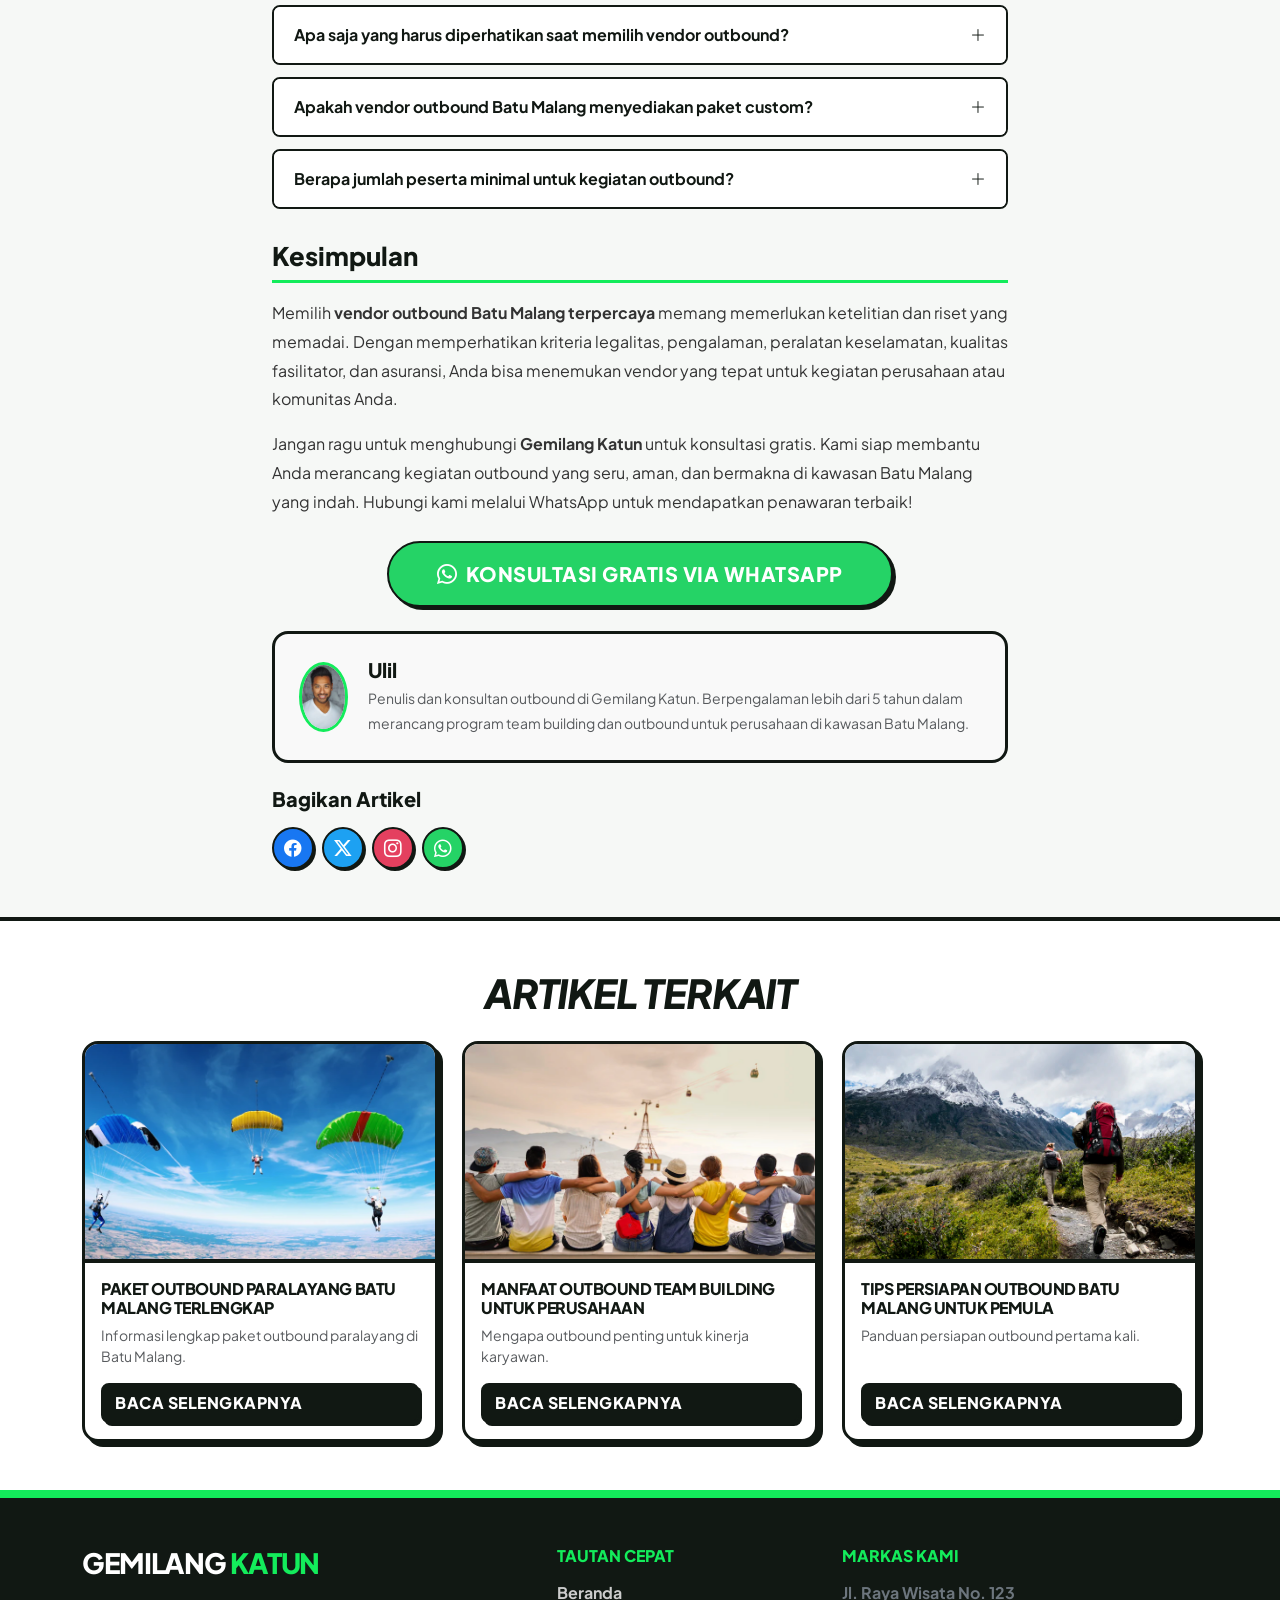
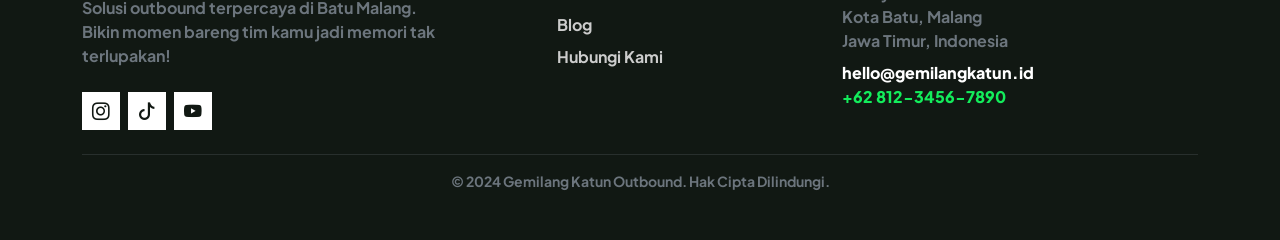
<file: artikel-1.html>
<!DOCTYPE html>
<html lang="id">

<head>
    <meta charset="utf-8">
    <meta name="viewport" content="width=device-width, initial-scale=1.0">
    <title>Cara Memilih Vendor Outbound Batu Malang Terpercaya [Panduan 2024]</title>
    <meta name="description"
        content="Panduan lengkap cara memilih vendor outbound Batu Malang terpercaya. Tips penting, kriteria, dan rekomendasi vendor profesional untuk kegiatan perusahaan dan komunitas.">
    <meta name="keywords"
        content="vendor outbound batu malang terpercaya, cara memilih vendor outbound, outbound batu malang, EO outbound malang, jasa outbound batu">
    <meta name="author" content="Ulil">
    <meta name="robots" content="index, follow, max-image-preview:large">
    <link rel="canonical" href="https://gemilangkatun.id/artikel-1.html">

    <meta property="og:type" content="article">
    <meta property="og:title" content="Cara Memilih Vendor Outbound Batu Malang Terpercaya [Panduan 2024]">
    <meta property="og:description"
        content="Panduan lengkap cara memilih vendor outbound Batu Malang terpercaya untuk kegiatan perusahaan.">
    <meta property="og:url" content="https://gemilangkatun.id/artikel-1.html">
    <meta property="og:site_name" content="Gemilang Katun">
    <meta property="og:image" content="https://gemilangkatun.id/images/vendor-outbound.webp">
    <meta property="og:locale" content="id_ID">
    <meta property="article:author" content="Ulil">
    <meta property="article:published_time" content="2024-12-15T08:00:00+07:00">
    <meta property="article:modified_time" content="2024-12-20T10:00:00+07:00">

    <meta name="twitter:card" content="summary_large_image">
    <meta name="twitter:title" content="Cara Memilih Vendor Outbound Batu Malang Terpercaya">
    <meta name="twitter:description"
        content="Panduan lengkap cara memilih vendor outbound Batu Malang terpercaya untuk kegiatan perusahaan.">
    <meta name="twitter:image" content="https://gemilangkatun.id/images/vendor-outbound.webp">

    <meta name="geo.region" content="ID-JI">
    <meta name="geo.placename" content="Batu, Malang">
    <meta name="geo.position" content="-7.882;112.523">
    <meta name="ICBM" content="-7.882, 112.523">

    <link rel="icon" type="image/svg+xml" href="images/favicon.svg">
    <link rel="preconnect" href="https://cdn.jsdelivr.net" crossorigin>
    <link rel="preconnect" href="https://fonts.googleapis.com">
    <link rel="preconnect" href="https://fonts.gstatic.com" crossorigin>
    <link href="https://cdn.jsdelivr.net/npm/bootstrap@5.3.3/dist/css/bootstrap.min.css" rel="stylesheet">
    <link href="https://cdn.jsdelivr.net/npm/bootstrap-icons@1.11.3/font/bootstrap-icons.min.css" rel="stylesheet">
    <link href="style.css" rel="stylesheet">

    <script type="application/ld+json">
  {
    "@context": "https://schema.org",
    "@type": "Article",
    "headline": "Cara Memilih Vendor Outbound Batu Malang Terpercaya",
    "description": "Panduan lengkap cara memilih vendor outbound Batu Malang terpercaya untuk kegiatan perusahaan dan komunitas.",
    "image": "https://gemilangkatun.id/images/vendor-outbound.webp",
    "author": { "@type": "Person", "name": "Ulil" },
    "publisher": { "@type": "Organization", "name": "Gemilang Katun", "logo": { "@type": "ImageObject", "url": "https://gemilangkatun.id/images/favicon.svg" } },
    "datePublished": "2024-12-15",
    "dateModified": "2024-12-20",
    "mainEntityOfPage": { "@type": "WebPage", "@id": "https://gemilangkatun.id/artikel-1.html" }
  }
  </script>
    <script type="application/ld+json">
  {
    "@context": "https://schema.org",
    "@type": "BreadcrumbList",
    "itemListElement": [
      { "@type": "ListItem", "position": 1, "name": "Beranda", "item": "https://gemilangkatun.id/" },
      { "@type": "ListItem", "position": 2, "name": "Blog", "item": "https://gemilangkatun.id/blog.html" },
      { "@type": "ListItem", "position": 3, "name": "Cara Memilih Vendor Outbound Batu Malang Terpercaya", "item": "https://gemilangkatun.id/artikel-1.html" }
    ]
  }
  </script>
    <script type="application/ld+json">
  {
    "@context": "https://schema.org",
    "@type": "FAQPage",
    "mainEntity": [
      { "@type": "Question", "name": "Berapa biaya rata-rata vendor outbound di Batu Malang?", "acceptedAnswer": { "@type": "Answer", "text": "Biaya rata-rata vendor outbound di Batu Malang berkisar antara Rp 150.000 hingga Rp 500.000 per orang tergantung paket yang dipilih, jumlah peserta, dan durasi kegiatan." } },
      { "@type": "Question", "name": "Apa saja yang harus diperhatikan saat memilih vendor outbound?", "acceptedAnswer": { "@type": "Answer", "text": "Hal penting yang harus diperhatikan antara lain pengalaman vendor, portofolio kegiatan, legalitas usaha, kelengkapan peralatan keselamatan, asuransi peserta, dan testimoni klien sebelumnya." } },
      { "@type": "Question", "name": "Apakah vendor outbound Batu Malang menyediakan paket custom?", "acceptedAnswer": { "@type": "Answer", "text": "Ya, vendor outbound profesional seperti Gemilang Katun menyediakan paket custom yang bisa disesuaikan dengan kebutuhan, anggaran, dan jumlah peserta perusahaan Anda." } }
    ]
  }
  </script>
</head>

<body>

    <!-- Navbar -->
    <nav class="navbar navbar-expand-lg navbar-neo sticky-top">
        <div class="container">
            <a class="navbar-brand d-flex align-items-center gap-2" href="index.html">
                <span class="brand-icon"><i class="bi bi-rocket-takeoff-fill fs-5"></i></span>
                Gemilang Katun
            </a>
            <button class="navbar-toggler border-2 border-dark" type="button" data-bs-toggle="offcanvas"
                data-bs-target="#mobileMenu" aria-controls="mobileMenu" aria-label="Toggle navigasi">
                <span class="navbar-toggler-icon"></span>
            </button>
            <div class="collapse navbar-collapse">
                <ul class="navbar-nav mx-auto gap-1">
                    <li class="nav-item"><a class="nav-link" href="index.html">Beranda</a></li>
                    <li class="nav-item"><a class="nav-link active" href="blog.html">Blog</a></li>
                </ul>
                <a href="https://wa.me/6281234567890?text=Halo%20Gemilang%20Katun%2C%20saya%20ingin%20booking%20outbound"
                    class="btn neo-btn neo-btn-primary rounded-pill px-4 py-2" target="_blank"
                    rel="noopener noreferrer">
                    <i class="bi bi-whatsapp"></i> Booking Sekarang
                </a>
            </div>
        </div>
    </nav>
    <div class="offcanvas offcanvas-end offcanvas-neo" tabindex="-1" id="mobileMenu">
        <div class="offcanvas-header">
            <h5 class="offcanvas-title fw-800">Menu</h5>
            <button type="button" class="btn-close" data-bs-dismiss="offcanvas" aria-label="Tutup"></button>
        </div>
        <div class="offcanvas-body">
            <ul class="navbar-nav">
                <li class="nav-item"><a class="nav-link" href="index.html">Beranda</a></li>
                <li class="nav-item"><a class="nav-link active" href="blog.html">Blog</a></li>
            </ul>
            <a href="https://wa.me/6281234567890?text=Halo%20saya%20ingin%20booking%20outbound"
                class="btn neo-btn neo-btn-primary w-100 mt-4 py-3 rounded-pill" target="_blank"
                rel="noopener noreferrer"><i class="bi bi-whatsapp"></i> Booking Sekarang</a>
        </div>
    </div>

    <main>
        <!-- Breadcrumb -->
        <div class="container pt-3">
            <nav aria-label="breadcrumb">
                <ol class="breadcrumb small fw-bold">
                    <li class="breadcrumb-item"><a href="index.html" class="text-decoration-none">Beranda</a></li>
                    <li class="breadcrumb-item"><a href="blog.html" class="text-decoration-none">Blog</a></li>
                    <li class="breadcrumb-item active" aria-current="page">Vendor Outbound Terpercaya</li>
                </ol>
            </nav>
        </div>

        <article class="container py-4">
            <div class="row justify-content-center">
                <div class="col-lg-8">
                    <div class="article-content">
                        <h1 class="fw-900 text-uppercase tracking-tighter mb-3"
                            style="font-size: 2.2rem; line-height: 1.1;">
                            Cara Memilih Vendor Outbound Batu Malang Terpercaya: Panduan Lengkap untuk Perusahaan
                        </h1>
                        <div class="d-flex align-items-center gap-3 mb-4 text-muted small fw-bold">
                            <span><i class="bi bi-person-fill"></i> Ulil</span>
                            <span><i class="bi bi-calendar3"></i> 15 Desember 2024</span>
                            <span><i class="bi bi-clock"></i> 8 menit baca</span>
                        </div>

                        <img src="images/vendor-outbound.webp"
                            alt="Checklist cara memilih vendor outbound Batu Malang terpercaya" class="article-img"
                            width="800" height="500" loading="eager">
                        <p class="img-caption">Ilustrasi checklist kriteria penting dalam memilih vendor outbound di
                            Batu Malang.</p>

                        <!-- TOC -->
                        <div class="toc-container" id="toc">
                            <div class="toc-title" onclick="toggleTOC()">
                                📋 Daftar Isi <i class="bi bi-chevron-down" id="tocIcon"></i>
                            </div>
                            <ul class="toc-list" id="tocList">
                                <!-- Generated by JS -->
                            </ul>
                        </div>

                        <p>Memilih <strong>vendor outbound Batu Malang terpercaya</strong> merupakan langkah krusial
                            yang menentukan keberhasilan kegiatan team building atau gathering perusahaan Anda. Kawasan
                            Batu, Malang, Jawa Timur memang dikenal sebagai salah satu destinasi outbound terbaik di
                            Indonesia berkat kombinasi pemandangan alam pegunungan yang menakjubkan, udara sejuk, dan
                            fasilitas wisata petualangan yang lengkap.</p>

                        <p>Namun, dengan banyaknya vendor outbound yang tersedia di kawasan Batu Malang, bagaimana cara
                            memastikan Anda memilih yang tepat? Artikel ini akan membahas secara mendalam kriteria,
                            tips, dan panduan lengkap agar Anda tidak salah pilih vendor outbound untuk kegiatan
                            perusahaan atau komunitas Anda.</p>

                        <h2 id="mengapa-harus-batu-malang">Mengapa Batu Malang Menjadi Destinasi Outbound Favorit?</h2>

                        <p>Kota Batu terletak pada ketinggian 700-1.700 meter di atas permukaan laut dengan suhu
                            rata-rata 15-25°C. Kondisi geografis ini menjadikannya lokasi ideal untuk kegiatan outdoor,
                            termasuk outbound. Berikut beberapa alasan mengapa Batu Malang menjadi destinasi outbound
                            favorit perusahaan-perusahaan besar:</p>

                        <ul>
                            <li><strong>Udara sejuk dan segar</strong> yang membuat peserta nyaman beraktivitas seharian
                                penuh tanpa kelelahan berlebih akibat panas.</li>
                            <li><strong>Pemandangan alam menawan</strong> dengan latar pegunungan Arjuno-Welirang yang
                                memukau dan cocok untuk dokumentasi kegiatan.</li>
                            <li><strong>Aksesibilitas mudah</strong> dari Surabaya (kurang lebih 2 jam) dan Malang (30
                                menit), serta tersedianya berbagai pilihan akomodasi.</li>
                            <li><strong>Infrastruktur wisata lengkap</strong> dengan berbagai venue outbound yang sudah
                                dilengkapi fasilitas keselamatan standar.</li>
                            <li><strong>Variasi aktivitas</strong> mulai dari fun games ringan hingga high rope extreme,
                                paralayang, rafting, dan camping.</li>
                        </ul>

                        <h2 id="kriteria-vendor-terpercaya">Kriteria Utama Vendor Outbound Batu Malang Terpercaya</h2>

                        <p>Sebelum memutuskan untuk bekerja sama dengan vendor outbound tertentu, pastikan Anda
                            memeriksa beberapa kriteria penting berikut ini. Kriteria-kriteria ini akan membantu Anda
                            menilai apakah vendor tersebut benar-benar profesional dan layak dipercaya.</p>

                        <h3 id="legalitas-usaha">1. Legalitas dan Izin Usaha Resmi</h3>
                        <p>Vendor outbound yang terpercaya harus memiliki legalitas usaha yang jelas, termasuk SIUP
                            (Surat Izin Usaha Perdagangan), NPWP perusahaan, dan izin operasional dari dinas terkait.
                            Legalitas ini penting sebagai jaminan bahwa vendor beroperasi secara sah dan bertanggung
                            jawab.</p>

                        <h3 id="pengalaman-portofolio">2. Pengalaman dan Portofolio Kegiatan</h3>
                        <p>Cek rekam jejak vendor dengan melihat portofolio kegiatan yang pernah mereka selenggarakan.
                            Vendor berpengalaman biasanya memiliki dokumentasi lengkap berupa foto dan video dari
                            berbagai kegiatan outbound yang telah dilaksanakan. Semakin banyak klien korporat yang
                            pernah ditangani, semakin terjamin kualitas layanannya.</p>

                        <img src="images/outbound-teamwork.webp"
                            alt="Kegiatan outbound team building yang diselenggarakan vendor profesional"
                            class="article-img" width="800" height="500" loading="lazy">
                        <p class="img-caption">Kegiatan outbound team building yang diselenggarakan oleh vendor
                            profesional di Batu Malang.</p>

                        <h3 id="peralatan-keselamatan">3. Kelengkapan Peralatan dan Standar Keselamatan</h3>
                        <p>Keselamatan peserta harus menjadi prioritas utama. Pastikan vendor memiliki peralatan yang
                            lengkap, terawat, dan memenuhi standar keselamatan nasional maupun internasional. Peralatan
                            seperti helm, harness, tali pengaman, dan alat pertolongan pertama harus tersedia dalam
                            jumlah memadai dan dalam kondisi baik.</p>

                        <h3 id="fasilitator-berpengalaman">4. Tim Fasilitator Berpengalaman dan Tersertifikasi</h3>
                        <p>Kualitas fasilitator sangat mempengaruhi keberhasilan kegiatan outbound. Vendor terpercaya
                            memiliki tim fasilitator yang tidak hanya berpengalaman tetapi juga tersertifikasi.
                            Fasilitator yang baik mampu mengelola dinamika kelompok, memberikan instruksi yang jelas,
                            dan menciptakan suasana yang menyenangkan sekaligus edukatif.</p>

                        <blockquote>
                            "Vendor outbound yang baik bukan hanya menyediakan permainan, tetapi juga merancang
                            pengalaman belajar yang bermakna bagi seluruh peserta. Inilah yang membedakan vendor
                            profesional dengan penyedia jasa biasa." — Ulil, Konsultan Outbound
                        </blockquote>

                        <h3 id="asuransi-peserta">5. Asuransi dan Prosedur Darurat</h3>
                        <p>Vendor outbound profesional wajib menyediakan asuransi kecelakaan bagi seluruh peserta selama
                            kegiatan berlangsung. Selain itu, prosedur penanganan darurat harus sudah tersusun dengan
                            jelas, termasuk ketersediaan tim medis dan akses jalur evakuasi ke fasilitas kesehatan
                            terdekat.</p>

                        <h2 id="tips-memilih-vendor">Tips Praktis Memilih Vendor Outbound yang Tepat</h2>

                        <p>Selain memperhatikan kriteria di atas, berikut beberapa tips praktis yang bisa Anda terapkan
                            saat memilih vendor outbound Batu Malang terpercaya:</p>

                        <ol>
                            <li><strong>Lakukan riset online</strong> — Cari review dan testimoni di Google, media
                                sosial, atau platform review bisnis. Perhatikan rating dan komentar dari klien
                                sebelumnya.</li>
                            <li><strong>Minta proposal detail</strong> — Vendor profesional akan memberikan proposal
                                lengkap yang mencakup rundown acara, rincian biaya, fasilitas, dan syarat ketentuan yang
                                transparan.</li>
                            <li><strong>Lakukan survey lokasi</strong> — Jika memungkinkan, kunjungi lokasi outbound
                                terlebih dahulu untuk melihat kondisi venue, fasilitas, dan aksesibilitas secara
                                langsung.</li>
                            <li><strong>Bandingkan minimal 3 vendor</strong> — Jangan terburu-buru memilih. Bandingkan
                                penawaran dari setidaknya 3 vendor berbeda untuk mendapatkan harga dan layanan terbaik.
                            </li>
                            <li><strong>Periksa kontrak dengan teliti</strong> — Pastikan semua kesepakatan tertulis di
                                dalam kontrak, termasuk klausul pembatalan, force majeure, dan garansi layanan.</li>
                        </ol>

                        <h2 id="paket-outbound-populer">Paket Outbound Populer di Batu Malang</h2>

                        <p>Vendor outbound Batu Malang terpercaya umumnya menawarkan beberapa paket populer yang bisa
                            disesuaikan dengan kebutuhan klien:</p>

                        <h3 id="paket-fun-outbound">Paket Fun Outbound</h3>
                        <p>Paket ini cocok untuk kegiatan gathering santai yang mengutamakan keseruan dan kebersamaan.
                            Aktivitas yang termasuk biasanya adalah fun games, ice breaking, dan permainan kelompok
                            ringan yang bisa diikuti semua usia. Durasi umumnya 4-6 jam dengan biaya mulai Rp 150.000
                            per orang.</p>

                        <h3 id="paket-team-building">Paket Team Building Profesional</h3>
                        <p>Dirancang khusus untuk meningkatkan kekompakan tim dan kapasitas kepemimpinan. Paket ini
                            mencakup aktivitas simulasi manajemen, problem solving dalam tim, dan refleksi kelompok.
                            Cocok untuk divisi atau departemen perusahaan yang ingin memperkuat kolaborasi. Biaya mulai
                            Rp 250.000 per orang untuk durasi 1 hari penuh.</p>

                        <h3 id="paket-adventure">Paket Adventure Extreme</h3>
                        <p>Bagi yang mencari tantangan lebih, paket adventure menawarkan aktivitas berpacu adrenalin
                            seperti high rope, flying fox, rafting, dan paralayang. Paket ini biasanya dikombinasikan
                            dengan camping untuk pengalaman 2 hari 1 malam yang tak terlupakan. Investasi mulai Rp
                            450.000 per orang.</p>

                        <img src="images/paragliding-batu.webp"
                            alt="Aktivitas paralayang yang menjadi salah satu paket outbound di Batu Malang"
                            class="article-img" width="800" height="500" loading="lazy">
                        <p class="img-caption">Aktivitas paralayang yang menjadi salah satu paket adventure outbound di
                            kawasan Batu Malang.</p>

                        <h2 id="kesalahan-umum">Kesalahan Umum Saat Memilih Vendor Outbound</h2>

                        <p>Banyak perusahaan yang terjebak dalam kesalahan-kesalahan berikut saat memilih vendor
                            outbound. Hindari hal-hal ini agar kegiatan Anda berjalan lancar:</p>

                        <ul>
                            <li><strong>Hanya melihat harga termurah</strong> — Harga murah belum tentu menjamin
                                kualitas. Perhatikan value yang Anda dapatkan dibandingkan biaya yang dikeluarkan.</li>
                            <li><strong>Tidak memeriksa asuransi</strong> — Ini adalah aspek krusial yang sering
                                diabaikan. Pastikan asuransi kecelakaan sudah termasuk dalam paket.</li>
                            <li><strong>Mengabaikan cuaca dan musim</strong> — Rencanakan kegiatan di musim yang tepat.
                                Musim hujan bisa mempengaruhi banyak aktivitas outdoor.</li>
                            <li><strong>Tidak berkomunikasi detail</strong> — Sampaikan kebutuhan, kondisi peserta
                                (termasuk yang berkebutuhan khusus), dan ekspektasi secara jelas kepada vendor.</li>
                        </ul>

                        <h2 id="keunggulan-gemilang-katun">Keunggulan Gemilang Katun sebagai Vendor Outbound Terpercaya
                        </h2>

                        <p><strong>Gemilang Katun</strong> hadir sebagai solusi vendor outbound Batu Malang terpercaya
                            yang telah berpengalaman melayani berbagai perusahaan dan organisasi. Berikut keunggulan
                            kami:</p>

                        <ul>
                            <li>Tim fasilitator tersertifikasi dengan pengalaman lebih dari 7 tahun di bidang outbound
                                dan team building.</li>
                            <li>Peralatan lengkap dan terawat dengan standar keselamatan internasional.</li>
                            <li>Asuransi kecelakaan untuk seluruh peserta selama kegiatan.</li>
                            <li>Fleksibilitas paket yang bisa disesuaikan dengan kebutuhan dan anggaran klien.</li>
                            <li>Lokasi strategis di kawasan pegunungan Batu dengan akses mudah dari Surabaya dan Malang.
                            </li>
                            <li>Konsultasi gratis untuk perencanaan kegiatan yang optimal.</li>
                        </ul>

                        <!-- Promo -->
                        <div class="my-4">
                            <img src="images/promo-banner.webp" alt="Promo spesial paket outbound Gemilang Katun"
                                class="w-100 rounded-3" width="800" height="200" loading="lazy">
                        </div>

                        <!-- Baca Juga -->
                        <div class="read-more-section">
                            <h4 class="fw-800 mb-3"><i class="bi bi-bookmark-fill text-primary-neo"></i> Baca Juga</h4>
                            <ul class="list-unstyled mb-0">
                                <li class="mb-2"><a href="artikel-2.html" class="fw-bold text-dark"><i
                                            class="bi bi-arrow-right-circle me-1"></i> Paket Outbound Paralayang Batu
                                        Malang Terlengkap</a></li>
                                <li class="mb-2"><a href="artikel-3.html" class="fw-bold text-dark"><i
                                            class="bi bi-arrow-right-circle me-1"></i> Manfaat Outbound Team Building
                                        untuk Perusahaan</a></li>
                                <li><a href="artikel-5.html" class="fw-bold text-dark"><i
                                            class="bi bi-arrow-right-circle me-1"></i> Tips Persiapan Outbound Batu
                                        Malang untuk Pemula</a></li>
                            </ul>
                        </div>

                        <h2 id="faq">Pertanyaan yang Sering Diajukan (FAQ)</h2>
                        <div class="faq-section">
                            <div class="faq-item">
                                <div class="faq-question" onclick="toggleFAQ(this)">
                                    Berapa biaya rata-rata vendor outbound di Batu Malang?
                                    <i class="bi bi-plus-lg"></i>
                                </div>
                                <div class="faq-answer">Biaya rata-rata vendor outbound di Batu Malang berkisar antara
                                    Rp 150.000 hingga Rp 500.000 per orang, tergantung paket yang dipilih, jumlah
                                    peserta, dan durasi kegiatan. Paket fun outbound sederhana bisa dimulai dari Rp
                                    150.000, sementara paket adventure lengkap 2 hari 1 malam bisa mencapai Rp 500.000
                                    atau lebih per orang.</div>
                            </div>
                            <div class="faq-item">
                                <div class="faq-question" onclick="toggleFAQ(this)">
                                    Apa saja yang harus diperhatikan saat memilih vendor outbound?
                                    <i class="bi bi-plus-lg"></i>
                                </div>
                                <div class="faq-answer">Hal penting yang harus diperhatikan antara lain pengalaman
                                    vendor, portofolio kegiatan, legalitas usaha, kelengkapan peralatan keselamatan,
                                    asuransi peserta, kualifikasi fasilitator, transparansi biaya, dan testimoni dari
                                    klien sebelumnya. Pastikan juga vendor bersedia berkomunikasi secara terbuka tentang
                                    semua aspek kegiatan.</div>
                            </div>
                            <div class="faq-item">
                                <div class="faq-question" onclick="toggleFAQ(this)">
                                    Apakah vendor outbound Batu Malang menyediakan paket custom?
                                    <i class="bi bi-plus-lg"></i>
                                </div>
                                <div class="faq-answer">Ya, vendor outbound profesional seperti Gemilang Katun
                                    menyediakan paket custom yang bisa disesuaikan dengan kebutuhan, anggaran, dan
                                    jumlah peserta perusahaan Anda. Hubungi kami untuk konsultasi gratis dan dapatkan
                                    penawaran terbaik sesuai kebutuhan Anda.</div>
                            </div>
                            <div class="faq-item">
                                <div class="faq-question" onclick="toggleFAQ(this)">
                                    Berapa jumlah peserta minimal untuk kegiatan outbound?
                                    <i class="bi bi-plus-lg"></i>
                                </div>
                                <div class="faq-answer">Umumnya, vendor outbound Batu Malang menerima peserta minimal
                                    20-30 orang untuk satu sesi kegiatan. Namun, beberapa vendor termasuk Gemilang Katun
                                    juga melayani kelompok kecil mulai dari 10 orang dengan penyesuaian paket dan harga.
                                </div>
                            </div>
                        </div>

                        <h2 id="kesimpulan">Kesimpulan</h2>
                        <p>Memilih <strong>vendor outbound Batu Malang terpercaya</strong> memang memerlukan ketelitian
                            dan riset yang memadai. Dengan memperhatikan kriteria legalitas, pengalaman, peralatan
                            keselamatan, kualitas fasilitator, dan asuransi, Anda bisa menemukan vendor yang tepat untuk
                            kegiatan perusahaan atau komunitas Anda.</p>

                        <p>Jangan ragu untuk menghubungi <strong>Gemilang Katun</strong> untuk konsultasi gratis. Kami
                            siap membantu Anda merancang kegiatan outbound yang seru, aman, dan bermakna di kawasan Batu
                            Malang yang indah. Hubungi kami melalui WhatsApp untuk mendapatkan penawaran terbaik!</p>

                        <div class="text-center my-4">
                            <a href="https://wa.me/6281234567890?text=Halo%20Gemilang%20Katun%2C%20saya%20ingin%20konsultasi%20vendor%20outbound"
                                class="btn neo-btn neo-btn-wa rounded-pill px-5 py-3 fs-5" target="_blank"
                                rel="noopener noreferrer">
                                <i class="bi bi-whatsapp"></i> Konsultasi Gratis via WhatsApp
                            </a>
                        </div>

                        <!-- Author -->
                        <div class="author-profile my-4">
                            <img src="images/author-ulil.webp" alt="Ulil - Penulis artikel Gemilang Katun" width="70"
                                height="70" loading="lazy">
                            <div>
                                <h5 class="fw-800 mb-1">Ulil</h5>
                                <p class="text-muted small mb-0">Penulis dan konsultan outbound di Gemilang Katun.
                                    Berpengalaman lebih dari 5 tahun dalam merancang program team building dan outbound
                                    untuk perusahaan di kawasan Batu Malang.</p>
                            </div>
                        </div>

                        <!-- Share -->
                        <div class="my-4">
                            <h5 class="fw-800 mb-3">Bagikan Artikel</h5>
                            <div class="share-buttons d-flex gap-2" id="shareButtons">
                                <a href="#" class="share-btn-fb" onclick="shareToFacebook()"
                                    aria-label="Bagikan ke Facebook"><i class="bi bi-facebook"></i></a>
                                <a href="#" class="share-btn-tw" onclick="shareToTwitter()"
                                    aria-label="Bagikan ke Twitter"><i class="bi bi-twitter-x"></i></a>
                                <a href="#" class="share-btn-ig" onclick="shareToInstagram()"
                                    aria-label="Bagikan ke Instagram"><i class="bi bi-instagram"></i></a>
                                <a href="#" class="share-btn-wa" onclick="shareToWhatsApp()"
                                    aria-label="Bagikan ke WhatsApp"><i class="bi bi-whatsapp"></i></a>
                            </div>
                        </div>
                    </div>
                </div>
            </div>
        </article>

        <!-- Artikel Terkait -->
        <section class="py-5 bg-white" style="border-top: 4px solid #111813;">
            <div class="container">
                <h2 class="section-heading text-center mb-4">Artikel Terkait</h2>
                <div class="row g-4">
                    <div class="col-md-4">
                        <div class="article-card bg-white">
                            <div class="card-img-wrap"><img src="images/paragliding-batu.webp"
                                    alt="Paket outbound paralayang Batu Malang" width="400" height="250" loading="lazy">
                            </div>
                            <div class="card-body p-3">
                                <h3 class="fw-800 fs-6 text-uppercase tracking-tight">Paket Outbound Paralayang Batu
                                    Malang Terlengkap</h3>
                                <p class="text-muted small">Informasi lengkap paket outbound paralayang di Batu Malang.
                                </p>
                                <a href="artikel-2.html" class="btn neo-btn neo-btn-dark rounded-3 w-100 mt-auto">Baca
                                    Selengkapnya</a>
                            </div>
                        </div>
                    </div>
                    <div class="col-md-4">
                        <div class="article-card bg-white">
                            <div class="card-img-wrap"><img src="images/outbound-teamwork.webp"
                                    alt="Manfaat outbound team building" width="400" height="250" loading="lazy"></div>
                            <div class="card-body p-3">
                                <h3 class="fw-800 fs-6 text-uppercase tracking-tight">Manfaat Outbound Team Building
                                    untuk Perusahaan</h3>
                                <p class="text-muted small">Mengapa outbound penting untuk kinerja karyawan.</p>
                                <a href="artikel-3.html" class="btn neo-btn neo-btn-dark rounded-3 w-100 mt-auto">Baca
                                    Selengkapnya</a>
                            </div>
                        </div>
                    </div>
                    <div class="col-md-4">
                        <div class="article-card bg-white">
                            <div class="card-img-wrap"><img src="images/tips-outbound.webp"
                                    alt="Tips persiapan outbound untuk pemula" width="400" height="250" loading="lazy">
                            </div>
                            <div class="card-body p-3">
                                <h3 class="fw-800 fs-6 text-uppercase tracking-tight">Tips Persiapan Outbound Batu
                                    Malang untuk Pemula</h3>
                                <p class="text-muted small">Panduan persiapan outbound pertama kali.</p>
                                <a href="artikel-5.html" class="btn neo-btn neo-btn-dark rounded-3 w-100 mt-auto">Baca
                                    Selengkapnya</a>
                            </div>
                        </div>
                    </div>
                </div>
            </div>
        </section>
    </main>

    <!-- Footer -->
    <footer class="footer-neo py-5">
        <div class="container">
            <div class="row g-4">
                <div class="col-md-6 col-lg-5">
                    <h4 class="fs-3 fw-900 text-uppercase tracking-tighter mb-3">Gemilang <span
                            class="text-primary-neo">Katun</span></h4>
                    <p class="text-secondary fw-bold mb-4" style="max-width:360px;">Solusi outbound terpercaya di Batu
                        Malang. Bikin momen bareng tim kamu jadi memori tak terlupakan!</p>
                    <div class="footer-social d-flex gap-2">
                        <a href="https://instagram.com/gemilangkatun" target="_blank" rel="noopener noreferrer"
                            aria-label="Instagram"><i class="bi bi-instagram"></i></a>
                        <a href="https://tiktok.com/@gemilangkatun" target="_blank" rel="noopener noreferrer"
                            aria-label="TikTok"><i class="bi bi-tiktok"></i></a>
                        <a href="https://youtube.com/@gemilangkatun" target="_blank" rel="noopener noreferrer"
                            aria-label="YouTube"><i class="bi bi-youtube"></i></a>
                    </div>
                </div>
                <div class="col-6 col-lg-3">
                    <h5>Tautan Cepat</h5>
                    <ul class="list-unstyled">
                        <li class="mb-2"><a href="index.html" class="fw-bold">Beranda</a></li>
                        <li class="mb-2"><a href="blog.html" class="fw-bold">Blog</a></li>
                        <li class="mb-2"><a href="https://wa.me/6281234567890" class="fw-bold" target="_blank"
                                rel="noopener noreferrer">Hubungi Kami</a></li>
                    </ul>
                </div>
                <div class="col-6 col-lg-4">
                    <h5>Markas Kami</h5>
                    <p class="fw-bold text-secondary mb-1">Jl. Raya Wisata No. 123<br>Kota Batu, Malang<br>Jawa Timur,
                        Indonesia</p>
                    <p class="fw-800 mt-2 mb-0">hello@gemilangkatun.id</p>
                    <p class="fw-800 text-primary-neo">+62 812-3456-7890</p>
                </div>
            </div>
            <hr class="border-secondary mt-4 mb-3">
            <p class="text-center text-secondary fw-bold small mb-0">&copy; 2024 Gemilang Katun Outbound. Hak Cipta
                Dilindungi.</p>
        </div>
    </footer>

    <!-- Floating Buttons -->
    <div class="floating-actions">
        <button class="btn-scroll-top" id="scrollTopBtn" onclick="window.scrollTo({top:0,behavior:'smooth'})"
            aria-label="Kembali ke atas">
            <svg viewBox="0 0 24 24">
                <path d="M7.41 15.41L12 10.83l4.59 4.58L18 14l-6-6-6 6z" />
            </svg>
        </button>
        <a href="https://wa.me/6281234567890?text=Halo%20saya%20ingin%20tanya%20vendor%20outbound" class="btn-wa-float"
            target="_blank" rel="noopener noreferrer" aria-label="Chat WhatsApp">
            <svg viewBox="0 0 24 24">
                <path
                    d="M17.472 14.382c-.297-.149-1.758-.867-2.03-.967-.273-.099-.471-.148-.67.15-.197.297-.767.966-.94 1.164-.173.199-.347.223-.644.075-.297-.15-1.255-.463-2.39-1.475-.883-.788-1.48-1.761-1.653-2.059-.173-.297-.018-.458.13-.606.134-.133.298-.347.446-.52.149-.174.198-.298.298-.497.099-.198.05-.371-.025-.52-.075-.149-.669-1.612-.916-2.207-.242-.579-.487-.5-.669-.51-.173-.008-.371-.01-.57-.01-.198 0-.52.074-.792.372-.272.297-1.04 1.016-1.04 2.479 0 1.462 1.065 2.875 1.213 3.074.149.198 2.096 3.2 5.077 4.487.709.306 1.262.489 1.694.625.712.227 1.36.195 1.871.118.571-.085 1.758-.719 2.006-1.413.248-.694.248-1.289.173-1.413-.074-.124-.272-.198-.57-.347m-5.421 7.403h-.004a9.87 9.87 0 01-5.031-1.378l-.361-.214-3.741.982.998-3.648-.235-.374a9.86 9.86 0 01-1.51-5.26c.001-5.45 4.436-9.884 9.888-9.884 2.64 0 5.122 1.03 6.988 2.898a9.825 9.825 0 012.893 6.994c-.003 5.45-4.437 9.884-9.885 9.884m8.413-18.297A11.815 11.815 0 0012.05 0C5.495 0 .16 5.335.157 11.892c0 2.096.547 4.142 1.588 5.945L.057 24l6.305-1.654a11.882 11.882 0 005.683 1.448h.005c6.554 0 11.89-5.335 11.893-11.893a11.821 11.821 0 00-3.48-8.413z" />
            </svg>
        </a>
    </div>

    <script src="https://cdn.jsdelivr.net/npm/bootstrap@5.3.3/dist/js/bootstrap.bundle.min.js"></script>
    <script>
        // Scroll to top visibility
        const scrollBtn = document.getElementById('scrollTopBtn');
        window.addEventListener('scroll', function () {
            scrollBtn.classList.toggle('visible', window.scrollY > 400);
        });

        // TOC Generator
        function generateTOC() {
            const content = document.querySelector('.article-content');
            const headings = content.querySelectorAll('h2[id], h3[id]');
            const tocList = document.getElementById('tocList');
            headings.forEach(h => {
                const li = document.createElement('li');
                li.className = h.tagName === 'H3' ? 'toc-h3' : '';
                const a = document.createElement('a');
                a.href = '#' + h.id;
                a.textContent = h.textContent;
                li.appendChild(a);
                tocList.appendChild(li);
            });
        }
        generateTOC();

        // TOC Toggle
        let tocOpen = true;
        function toggleTOC() {
            tocOpen = !tocOpen;
            document.getElementById('tocList').style.display = tocOpen ? 'block' : 'none';
            document.getElementById('tocIcon').className = tocOpen ? 'bi bi-chevron-up' : 'bi bi-chevron-down';
        }

        // FAQ Toggle
        function toggleFAQ(el) {
            const item = el.parentElement;
            item.classList.toggle('open');
            const icon = el.querySelector('i');
            icon.className = item.classList.contains('open') ? 'bi bi-dash-lg' : 'bi bi-plus-lg';
        }

        // Share functions
        const pageUrl = encodeURIComponent(window.location.href);
        const pageTitle = encodeURIComponent(document.title);
        function shareToFacebook() { window.open('https://www.facebook.com/sharer/sharer.php?u=' + pageUrl, '_blank'); }
        function shareToTwitter() { window.open('https://twitter.com/intent/tweet?url=' + pageUrl + '&text=' + pageTitle, '_blank'); }
        function shareToInstagram() { alert('Salin link ini untuk dibagikan di Instagram:\n' + decodeURIComponent(pageUrl)); }
        function shareToWhatsApp() { window.open('https://wa.me/?text=' + pageTitle + '%20' + pageUrl, '_blank'); }
    </script>
</body>

</html>
</file>
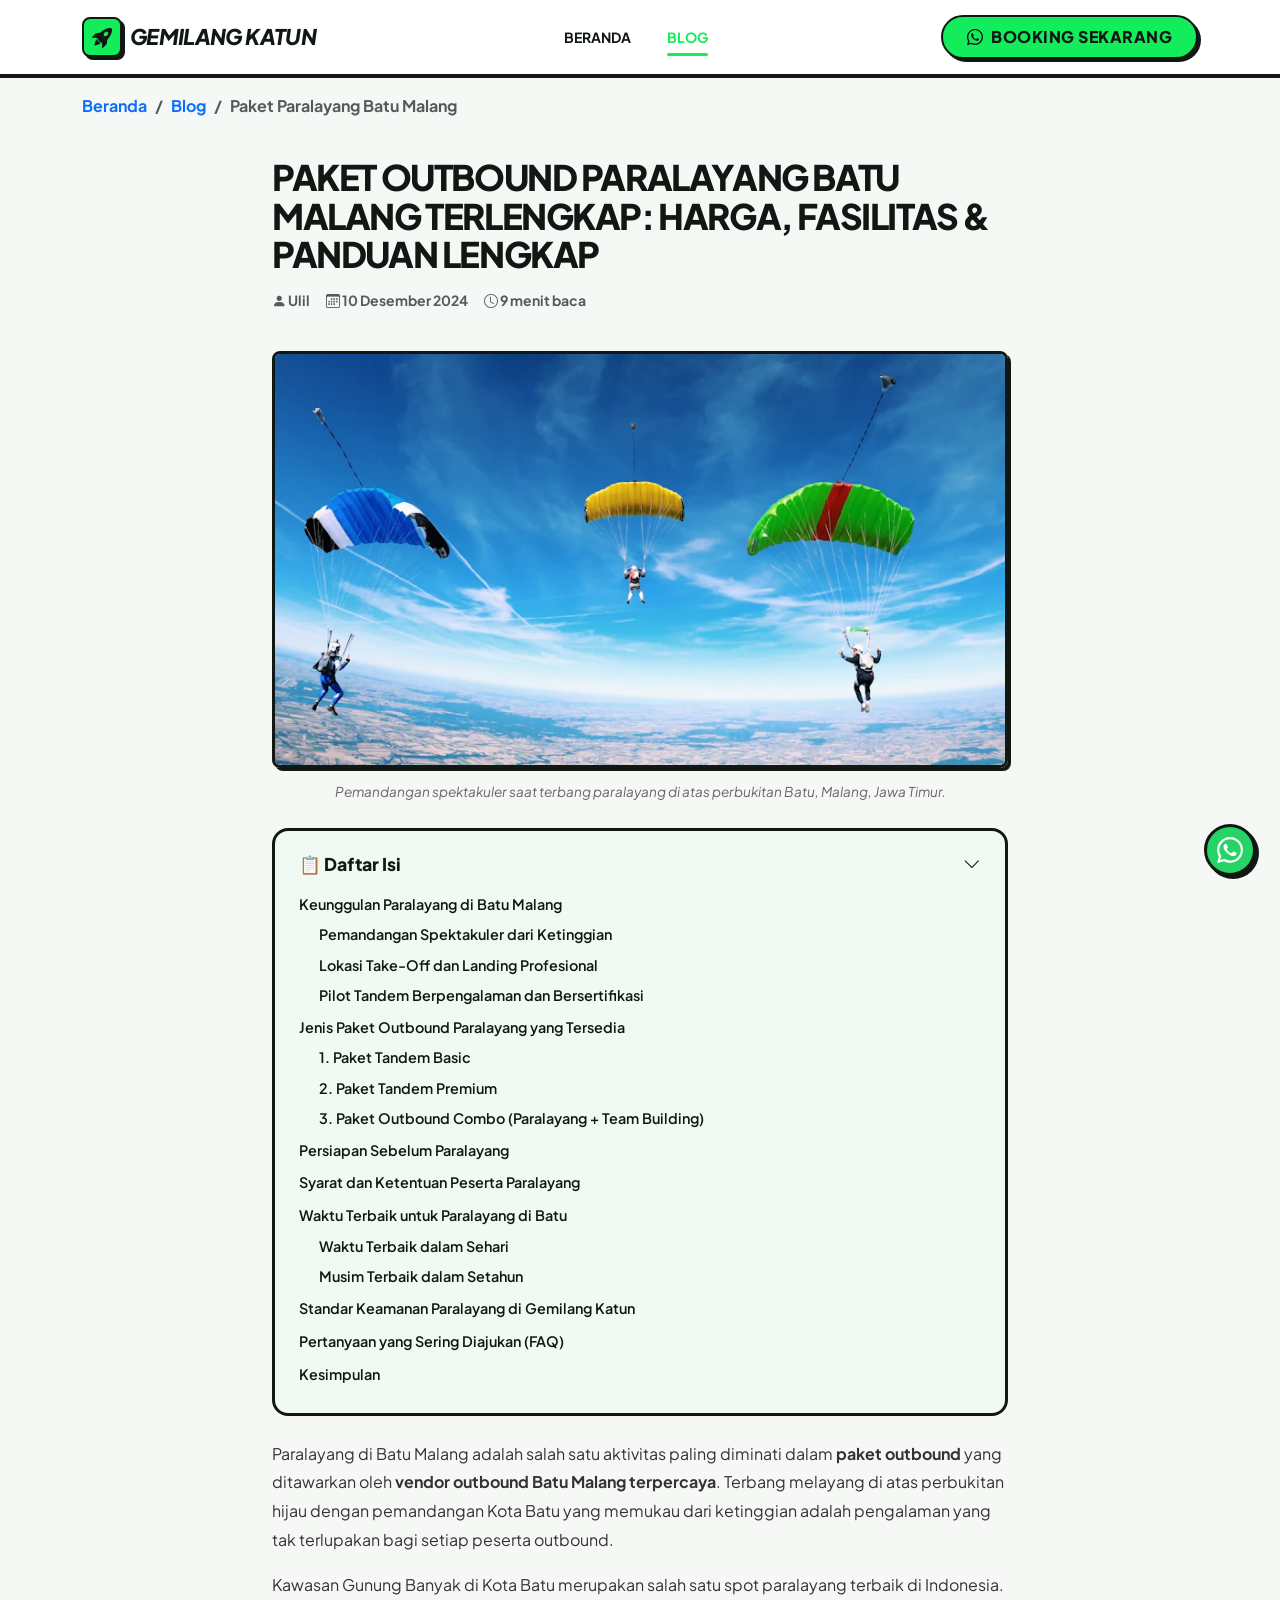
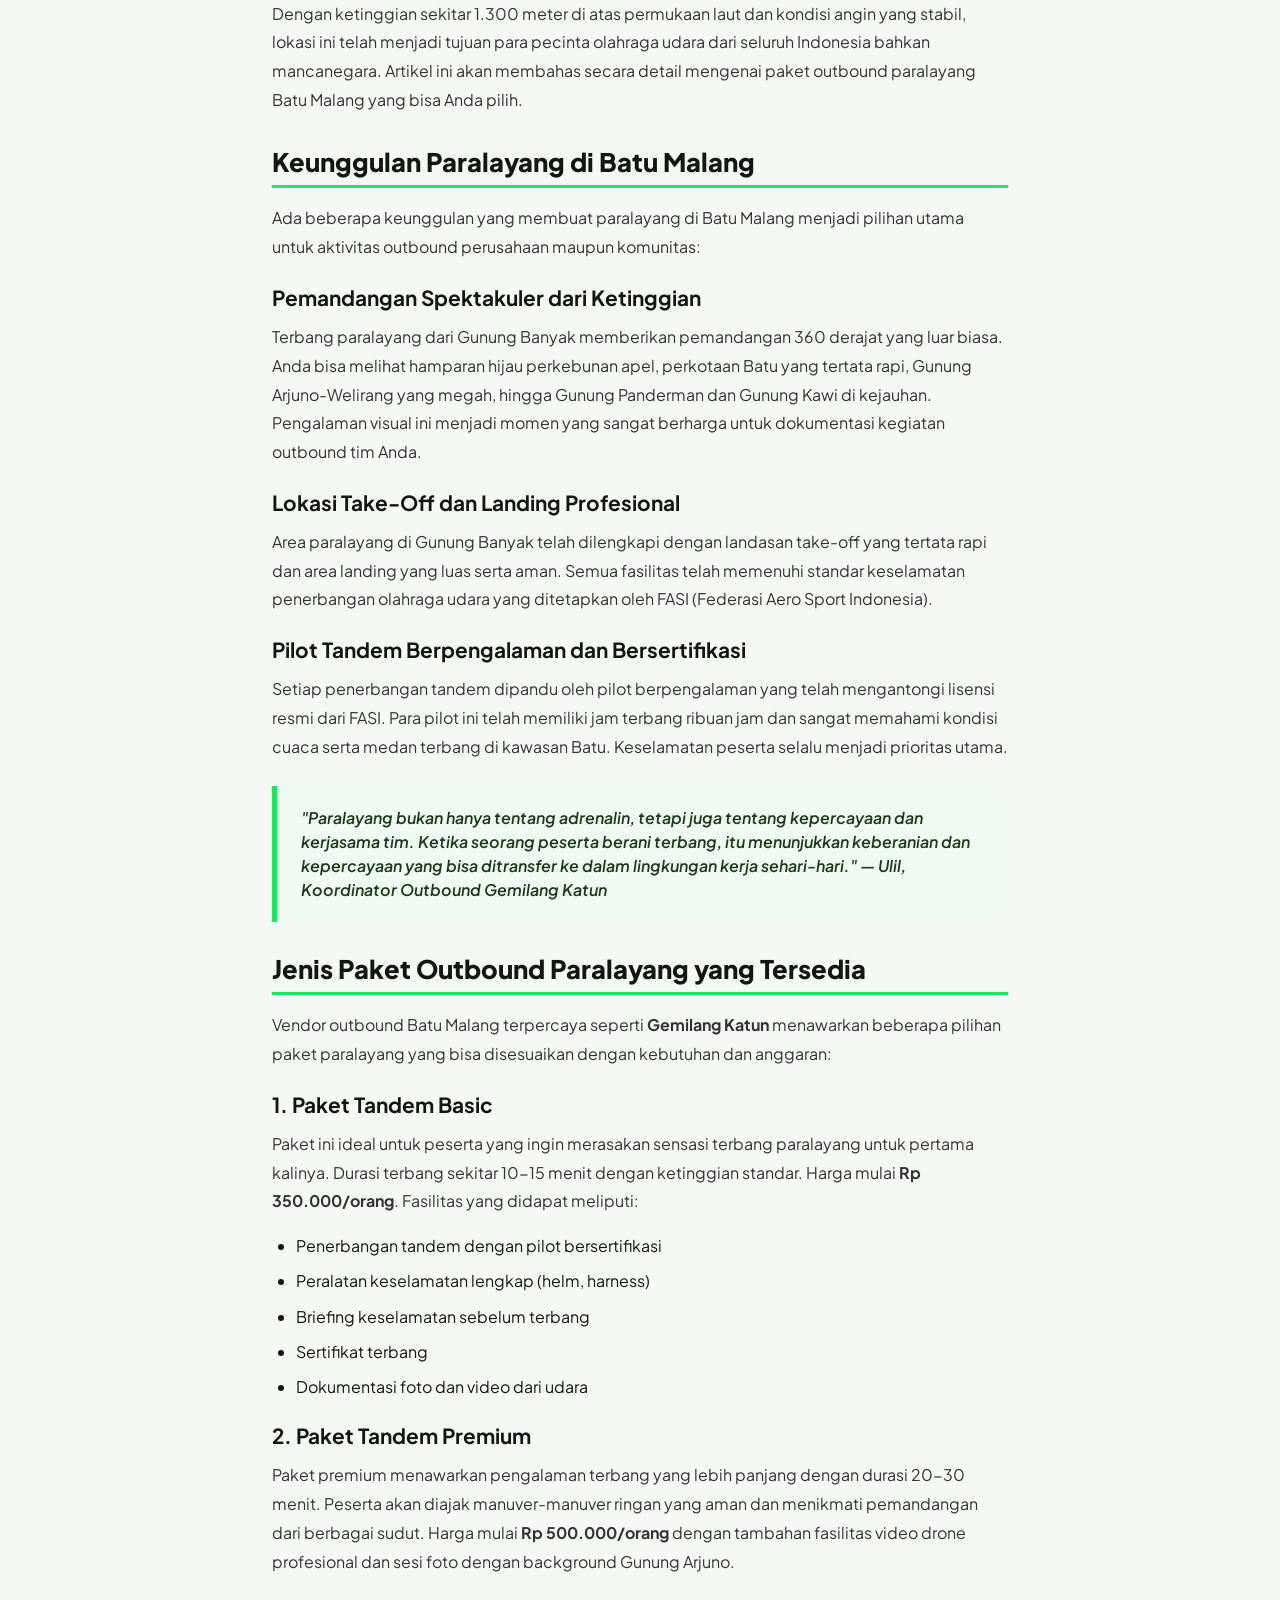
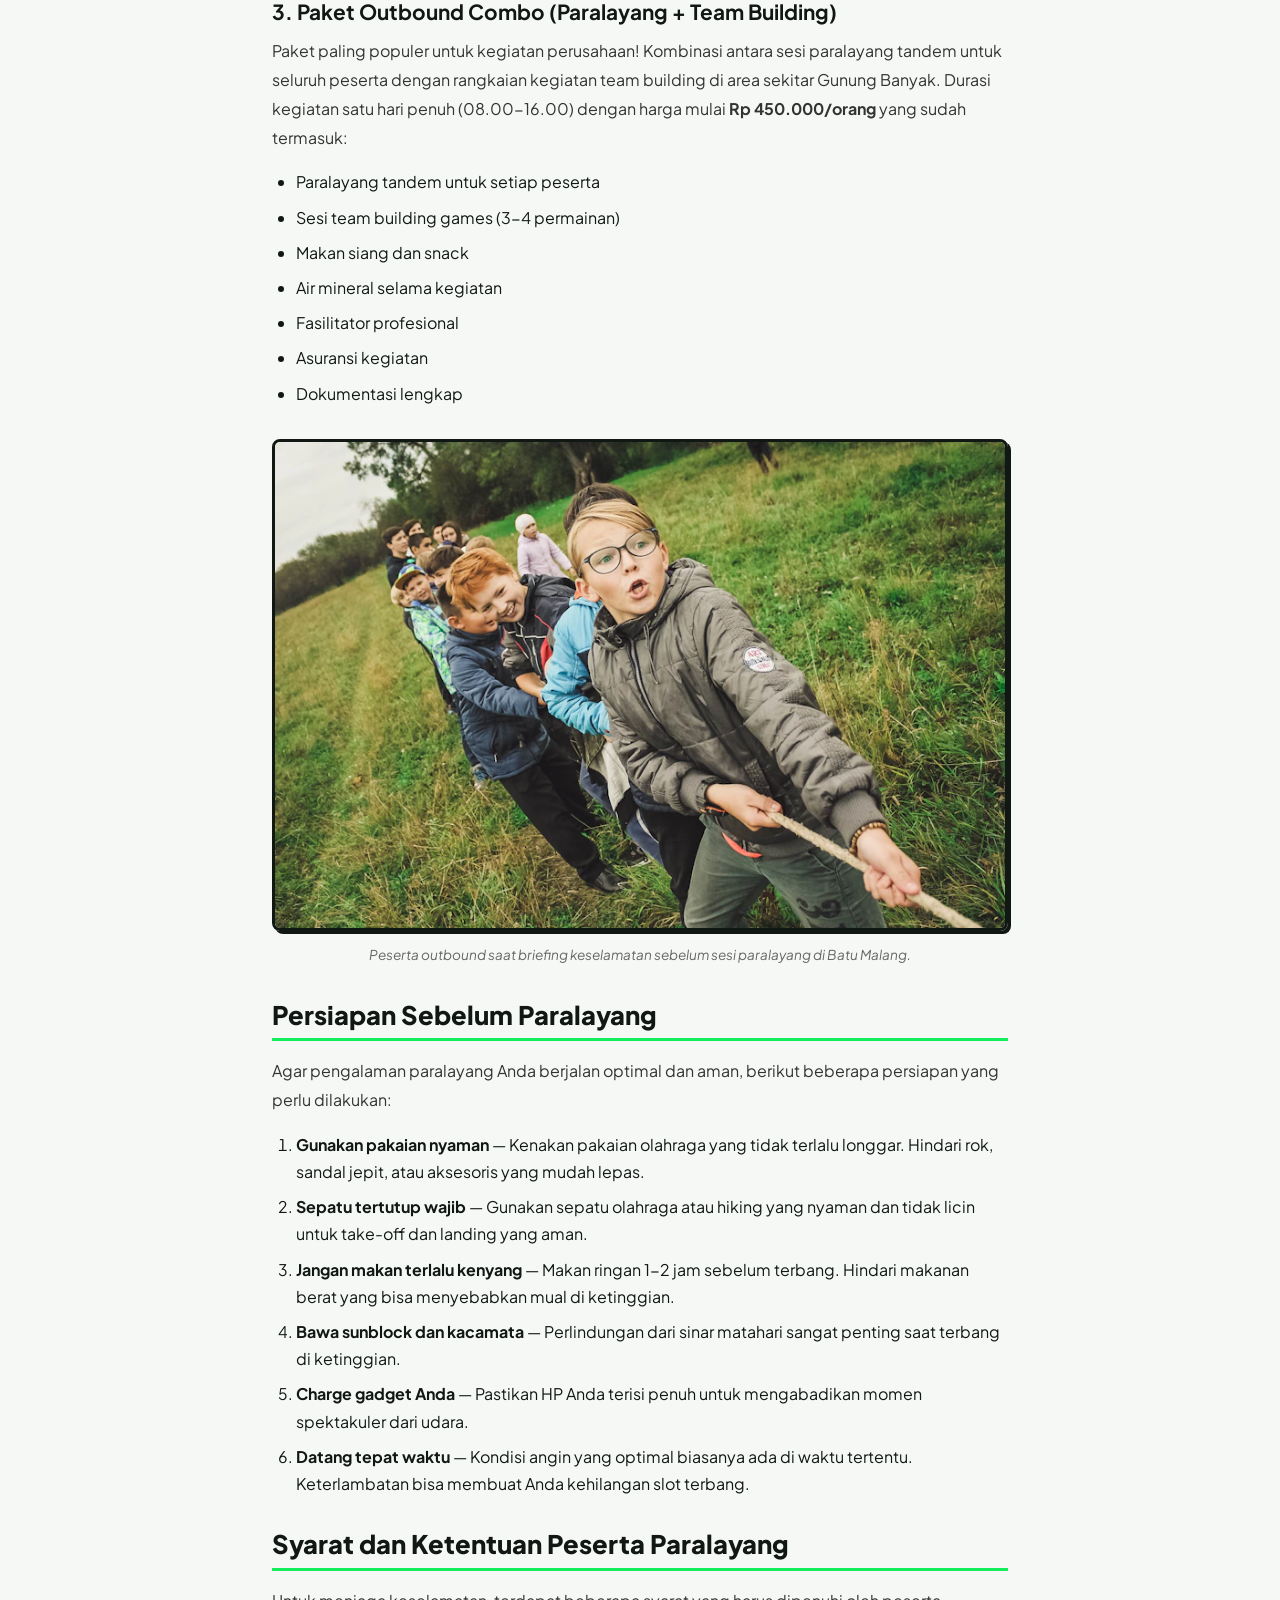
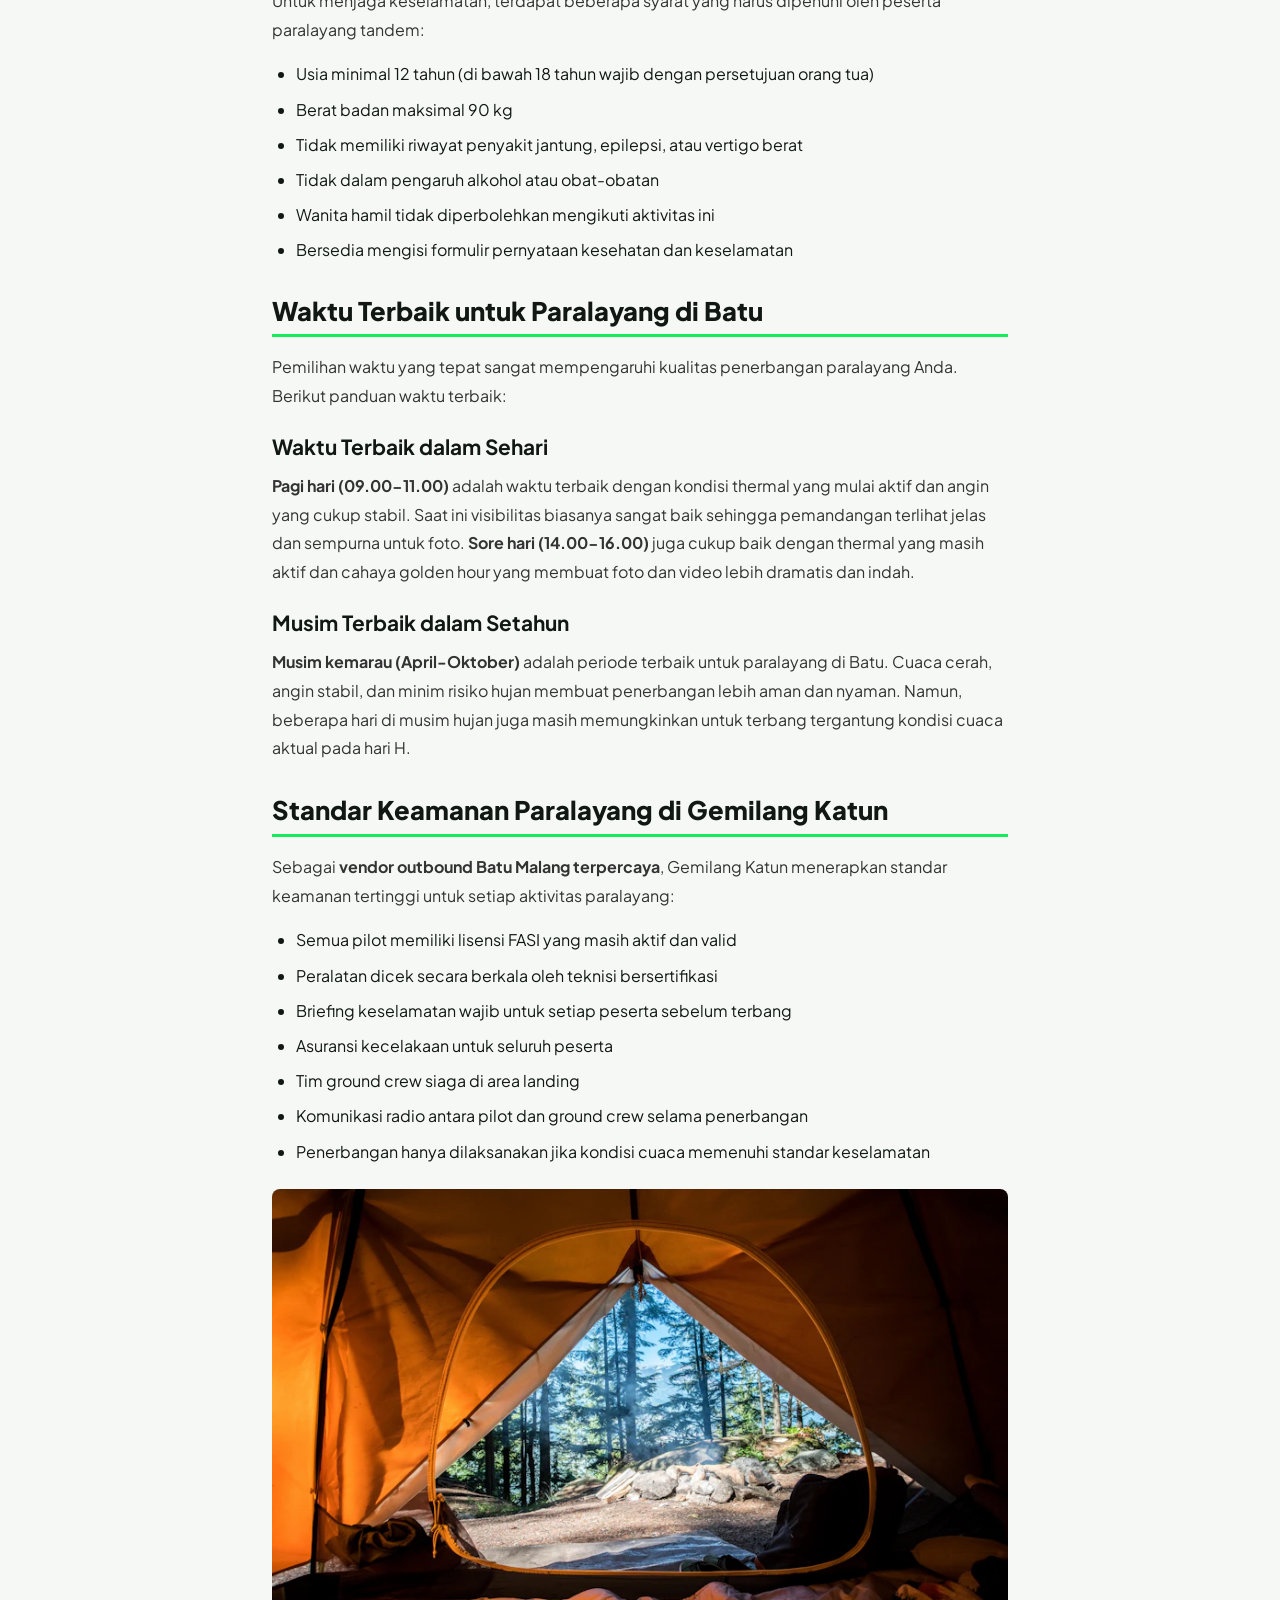
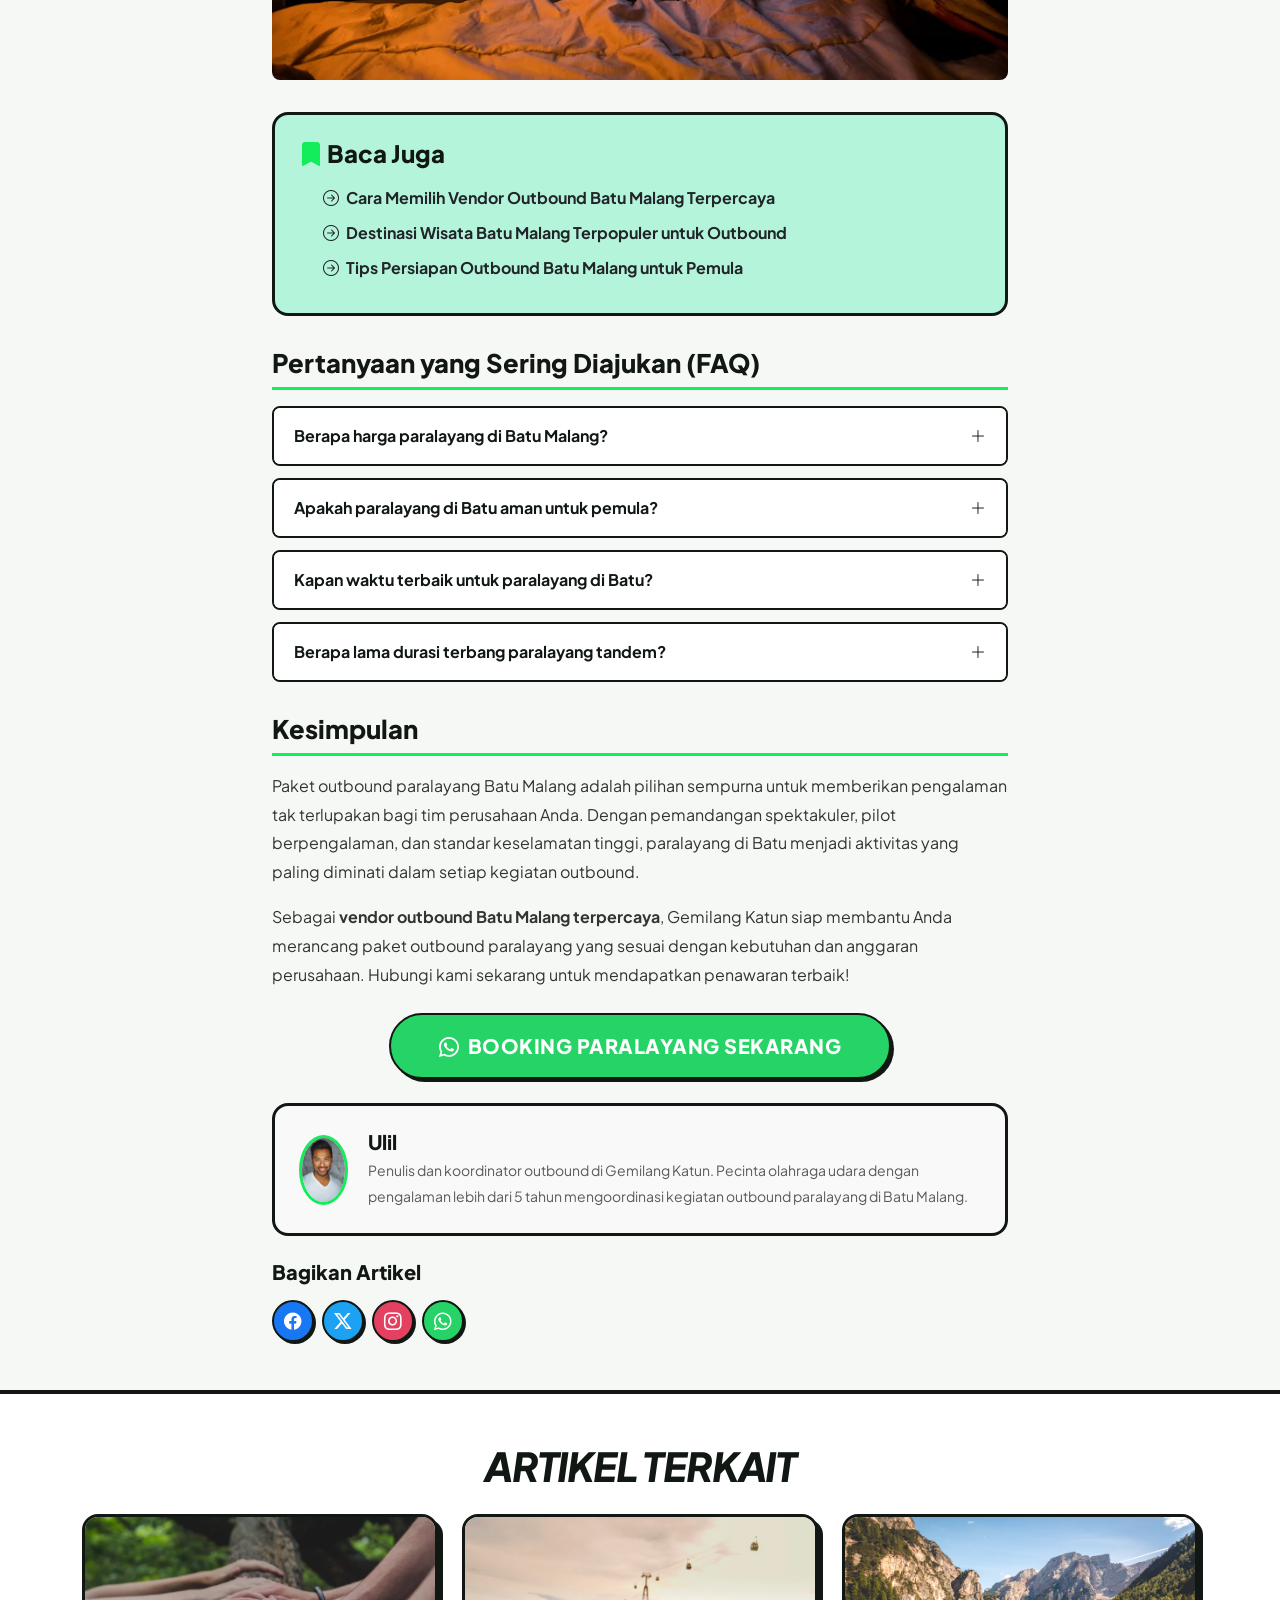
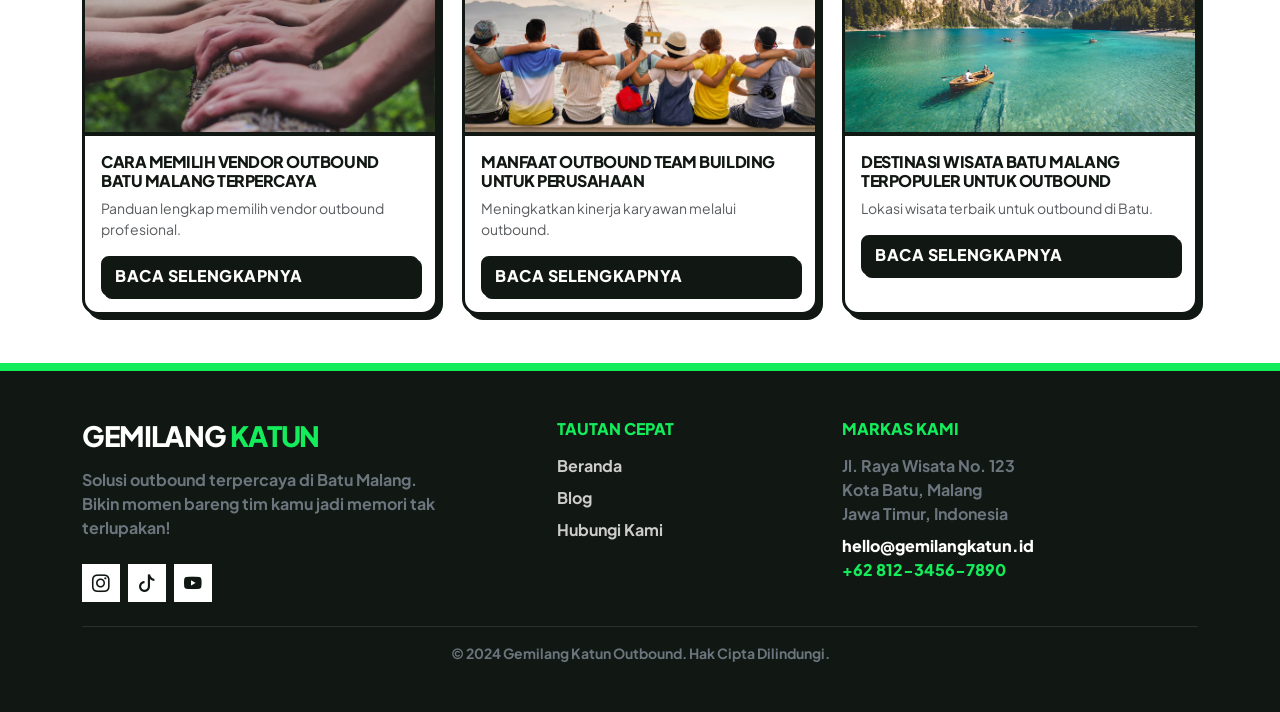
<file: artikel-2.html>
<!DOCTYPE html>
<html lang="id">

<head>
    <meta charset="utf-8">
    <meta name="viewport" content="width=device-width, initial-scale=1.0">
    <title>Paket Outbound Paralayang Batu Malang Terlengkap [Harga & Fasilitas 2024]</title>
    <meta name="description"
        content="Informasi lengkap paket outbound paralayang Batu Malang. Harga terjangkau, fasilitas lengkap, pemandangan spektakuler. Vendor outbound Batu Malang terpercaya.">
    <meta name="keywords"
        content="paket outbound paralayang batu malang, paralayang batu, outbound paralayang malang, vendor outbound batu malang terpercaya, harga paralayang batu">
    <meta name="author" content="Ulil">
    <meta name="robots" content="index, follow, max-image-preview:large">
    <link rel="canonical" href="https://gemilangkatun.id/artikel-2.html">
    <meta property="og:type" content="article">
    <meta property="og:title" content="Paket Outbound Paralayang Batu Malang Terlengkap">
    <meta property="og:description"
        content="Informasi lengkap paket outbound paralayang Batu Malang. Harga terjangkau, fasilitas lengkap.">
    <meta property="og:url" content="https://gemilangkatun.id/artikel-2.html">
    <meta property="og:site_name" content="Gemilang Katun">
    <meta property="og:image" content="https://gemilangkatun.id/images/paragliding-batu.webp">
    <meta property="og:locale" content="id_ID">
    <meta property="article:author" content="Ulil">
    <meta property="article:published_time" content="2024-12-10T08:00:00+07:00">
    <meta name="twitter:card" content="summary_large_image">
    <meta name="twitter:title" content="Paket Outbound Paralayang Batu Malang Terlengkap">
    <meta name="twitter:image" content="https://gemilangkatun.id/images/paragliding-batu.webp">
    <meta name="geo.region" content="ID-JI">
    <meta name="geo.placename" content="Batu, Malang">
    <meta name="geo.position" content="-7.882;112.523">
    <meta name="ICBM" content="-7.882, 112.523">
    <link rel="icon" type="image/svg+xml" href="images/favicon.svg">
    <link rel="preconnect" href="https://cdn.jsdelivr.net" crossorigin>
    <link rel="preconnect" href="https://fonts.googleapis.com">
    <link rel="preconnect" href="https://fonts.gstatic.com" crossorigin>
    <link href="https://cdn.jsdelivr.net/npm/bootstrap@5.3.3/dist/css/bootstrap.min.css" rel="stylesheet">
    <link href="https://cdn.jsdelivr.net/npm/bootstrap-icons@1.11.3/font/bootstrap-icons.min.css" rel="stylesheet">
    <link href="style.css" rel="stylesheet">
    <script type="application/ld+json">
  {"@context":"https://schema.org","@type":"Article","headline":"Paket Outbound Paralayang Batu Malang Terlengkap","description":"Informasi lengkap paket outbound paralayang Batu Malang beserta harga dan fasilitas.","image":"https://gemilangkatun.id/images/paragliding-batu.webp","author":{"@type":"Person","name":"Ulil"},"publisher":{"@type":"Organization","name":"Gemilang Katun","logo":{"@type":"ImageObject","url":"https://gemilangkatun.id/images/favicon.svg"}},"datePublished":"2024-12-10","dateModified":"2024-12-18","mainEntityOfPage":{"@type":"WebPage","@id":"https://gemilangkatun.id/artikel-2.html"}}
  </script>
    <script type="application/ld+json">
  {"@context":"https://schema.org","@type":"BreadcrumbList","itemListElement":[{"@type":"ListItem","position":1,"name":"Beranda","item":"https://gemilangkatun.id/"},{"@type":"ListItem","position":2,"name":"Blog","item":"https://gemilangkatun.id/blog.html"},{"@type":"ListItem","position":3,"name":"Paket Outbound Paralayang Batu Malang","item":"https://gemilangkatun.id/artikel-2.html"}]}
  </script>
    <script type="application/ld+json">
  {"@context":"https://schema.org","@type":"FAQPage","mainEntity":[{"@type":"Question","name":"Berapa harga paralayang di Batu Malang?","acceptedAnswer":{"@type":"Answer","text":"Harga paralayang tandem di Batu Malang berkisar Rp 350.000 - Rp 600.000 per orang tergantung durasi terbang dan paket yang dipilih. Untuk paket outbound grup, harga bisa lebih terjangkau."}},{"@type":"Question","name":"Apakah paralayang di Batu aman untuk pemula?","acceptedAnswer":{"@type":"Answer","text":"Ya, paralayang tandem di Batu sangat aman untuk pemula karena Anda akan terbang bersama pilot berpengalaman dan bersertifikasi. Semua peralatan keselamatan standar internasional disediakan."}},{"@type":"Question","name":"Kapan waktu terbaik untuk paralayang di Batu?","acceptedAnswer":{"@type":"Answer","text":"Waktu terbaik untuk paralayang di Batu adalah pagi hari pukul 09.00-11.00 atau sore hari pukul 14.00-16.00 saat kondisi angin paling stabil. Musim kemarau (April-Oktober) adalah periode terbaik."}}]}
  </script>
</head>

<body>
    <!-- Navbar -->
    <nav class="navbar navbar-expand-lg navbar-neo sticky-top">
        <div class="container">
            <a class="navbar-brand d-flex align-items-center gap-2" href="index.html">
                <span class="brand-icon"><i class="bi bi-rocket-takeoff-fill fs-5"></i></span> Gemilang Katun
            </a>
            <button class="navbar-toggler border-2 border-dark" type="button" data-bs-toggle="offcanvas"
                data-bs-target="#mobileMenu" aria-label="Toggle navigasi"><span
                    class="navbar-toggler-icon"></span></button>
            <div class="collapse navbar-collapse">
                <ul class="navbar-nav mx-auto gap-1">
                    <li class="nav-item"><a class="nav-link" href="index.html">Beranda</a></li>
                    <li class="nav-item"><a class="nav-link active" href="blog.html">Blog</a></li>
                </ul>
                <a href="https://wa.me/6281234567890?text=Halo%20saya%20ingin%20booking%20paralayang"
                    class="btn neo-btn neo-btn-primary rounded-pill px-4 py-2" target="_blank"
                    rel="noopener noreferrer"><i class="bi bi-whatsapp"></i> Booking Sekarang</a>
            </div>
        </div>
    </nav>
    <div class="offcanvas offcanvas-end offcanvas-neo" tabindex="-1" id="mobileMenu">
        <div class="offcanvas-header">
            <h5 class="offcanvas-title fw-800">Menu</h5><button type="button" class="btn-close"
                data-bs-dismiss="offcanvas" aria-label="Tutup"></button>
        </div>
        <div class="offcanvas-body">
            <ul class="navbar-nav">
                <li class="nav-item"><a class="nav-link" href="index.html">Beranda</a></li>
                <li class="nav-item"><a class="nav-link active" href="blog.html">Blog</a></li>
            </ul>
            <a href="https://wa.me/6281234567890?text=Halo%20saya%20ingin%20booking%20paralayang"
                class="btn neo-btn neo-btn-primary w-100 mt-4 py-3 rounded-pill" target="_blank"
                rel="noopener noreferrer"><i class="bi bi-whatsapp"></i> Booking Sekarang</a>
        </div>
    </div>

    <main>
        <div class="container pt-3">
            <nav aria-label="breadcrumb">
                <ol class="breadcrumb small fw-bold">
                    <li class="breadcrumb-item"><a href="index.html" class="text-decoration-none">Beranda</a></li>
                    <li class="breadcrumb-item"><a href="blog.html" class="text-decoration-none">Blog</a></li>
                    <li class="breadcrumb-item active">Paket Paralayang Batu Malang</li>
                </ol>
            </nav>
        </div>

        <article class="container py-4">
            <div class="row justify-content-center">
                <div class="col-lg-8">
                    <div class="article-content">
                        <h1 class="fw-900 text-uppercase tracking-tighter mb-3"
                            style="font-size:2.2rem;line-height:1.1;">
                            Paket Outbound Paralayang Batu Malang Terlengkap: Harga, Fasilitas &amp; Panduan Lengkap
                        </h1>
                        <div class="d-flex align-items-center gap-3 mb-4 text-muted small fw-bold">
                            <span><i class="bi bi-person-fill"></i> Ulil</span>
                            <span><i class="bi bi-calendar3"></i> 10 Desember 2024</span>
                            <span><i class="bi bi-clock"></i> 9 menit baca</span>
                        </div>

                        <img src="images/paragliding-batu.webp"
                            alt="Pemandangan paralayang di atas perbukitan Batu Malang" class="article-img" width="800"
                            height="500" loading="eager">
                        <p class="img-caption">Pemandangan spektakuler saat terbang paralayang di atas perbukitan Batu,
                            Malang, Jawa Timur.</p>

                        <div class="toc-container" id="toc">
                            <div class="toc-title" onclick="toggleTOC()">📋 Daftar Isi <i class="bi bi-chevron-down"
                                    id="tocIcon"></i></div>
                            <ul class="toc-list" id="tocList"></ul>
                        </div>

                        <p>Paralayang di Batu Malang adalah salah satu aktivitas paling diminati dalam <strong>paket
                                outbound</strong> yang ditawarkan oleh <strong>vendor outbound Batu Malang
                                terpercaya</strong>. Terbang melayang di atas perbukitan hijau dengan pemandangan Kota
                            Batu yang memukau dari ketinggian adalah pengalaman yang tak terlupakan bagi setiap peserta
                            outbound.</p>

                        <p>Kawasan Gunung Banyak di Kota Batu merupakan salah satu spot paralayang terbaik di Indonesia.
                            Dengan ketinggian sekitar 1.300 meter di atas permukaan laut dan kondisi angin yang stabil,
                            lokasi ini telah menjadi tujuan para pecinta olahraga udara dari seluruh Indonesia bahkan
                            mancanegara. Artikel ini akan membahas secara detail mengenai paket outbound paralayang Batu
                            Malang yang bisa Anda pilih.</p>

                        <h2 id="keunggulan-paralayang-batu">Keunggulan Paralayang di Batu Malang</h2>

                        <p>Ada beberapa keunggulan yang membuat paralayang di Batu Malang menjadi pilihan utama untuk
                            aktivitas outbound perusahaan maupun komunitas:</p>

                        <h3 id="pemandangan-spektakuler">Pemandangan Spektakuler dari Ketinggian</h3>
                        <p>Terbang paralayang dari Gunung Banyak memberikan pemandangan 360 derajat yang luar biasa.
                            Anda bisa melihat hamparan hijau perkebunan apel, perkotaan Batu yang tertata rapi, Gunung
                            Arjuno-Welirang yang megah, hingga Gunung Panderman dan Gunung Kawi di kejauhan. Pengalaman
                            visual ini menjadi momen yang sangat berharga untuk dokumentasi kegiatan outbound tim Anda.
                        </p>

                        <h3 id="spot-landing-profesional">Lokasi Take-Off dan Landing Profesional</h3>
                        <p>Area paralayang di Gunung Banyak telah dilengkapi dengan landasan take-off yang tertata rapi
                            dan area landing yang luas serta aman. Semua fasilitas telah memenuhi standar keselamatan
                            penerbangan olahraga udara yang ditetapkan oleh FASI (Federasi Aero Sport Indonesia).</p>

                        <h3 id="pilot-berpengalaman">Pilot Tandem Berpengalaman dan Bersertifikasi</h3>
                        <p>Setiap penerbangan tandem dipandu oleh pilot berpengalaman yang telah mengantongi lisensi
                            resmi dari FASI. Para pilot ini telah memiliki jam terbang ribuan jam dan sangat memahami
                            kondisi cuaca serta medan terbang di kawasan Batu. Keselamatan peserta selalu menjadi
                            prioritas utama.</p>

                        <blockquote>
                            "Paralayang bukan hanya tentang adrenalin, tetapi juga tentang kepercayaan dan kerjasama
                            tim. Ketika seorang peserta berani terbang, itu menunjukkan keberanian dan kepercayaan yang
                            bisa ditransfer ke dalam lingkungan kerja sehari-hari." — Ulil, Koordinator Outbound
                            Gemilang Katun
                        </blockquote>

                        <h2 id="jenis-paket-paralayang">Jenis Paket Outbound Paralayang yang Tersedia</h2>

                        <p>Vendor outbound Batu Malang terpercaya seperti <strong>Gemilang Katun</strong> menawarkan
                            beberapa pilihan paket paralayang yang bisa disesuaikan dengan kebutuhan dan anggaran:</p>

                        <h3 id="paket-tandem-basic">1. Paket Tandem Basic</h3>
                        <p>Paket ini ideal untuk peserta yang ingin merasakan sensasi terbang paralayang untuk pertama
                            kalinya. Durasi terbang sekitar 10-15 menit dengan ketinggian standar. Harga mulai
                            <strong>Rp 350.000/orang</strong>. Fasilitas yang didapat meliputi:</p>
                        <ul>
                            <li>Penerbangan tandem dengan pilot bersertifikasi</li>
                            <li>Peralatan keselamatan lengkap (helm, harness)</li>
                            <li>Briefing keselamatan sebelum terbang</li>
                            <li>Sertifikat terbang</li>
                            <li>Dokumentasi foto dan video dari udara</li>
                        </ul>

                        <h3 id="paket-tandem-premium">2. Paket Tandem Premium</h3>
                        <p>Paket premium menawarkan pengalaman terbang yang lebih panjang dengan durasi 20-30 menit.
                            Peserta akan diajak manuver-manuver ringan yang aman dan menikmati pemandangan dari berbagai
                            sudut. Harga mulai <strong>Rp 500.000/orang</strong> dengan tambahan fasilitas video drone
                            profesional dan sesi foto dengan background Gunung Arjuno.</p>

                        <h3 id="paket-outbound-combo">3. Paket Outbound Combo (Paralayang + Team Building)</h3>
                        <p>Paket paling populer untuk kegiatan perusahaan! Kombinasi antara sesi paralayang tandem untuk
                            seluruh peserta dengan rangkaian kegiatan team building di area sekitar Gunung Banyak.
                            Durasi kegiatan satu hari penuh (08.00-16.00) dengan harga mulai <strong>Rp
                                450.000/orang</strong> yang sudah termasuk:</p>
                        <ul>
                            <li>Paralayang tandem untuk setiap peserta</li>
                            <li>Sesi team building games (3-4 permainan)</li>
                            <li>Makan siang dan snack</li>
                            <li>Air mineral selama kegiatan</li>
                            <li>Fasilitator profesional</li>
                            <li>Asuransi kegiatan</li>
                            <li>Dokumentasi lengkap</li>
                        </ul>

                        <img src="images/hero-outbound.webp"
                            alt="Peserta outbound bersiap untuk paralayang di Batu Malang" class="article-img"
                            width="800" height="500" loading="lazy">
                        <p class="img-caption">Peserta outbound saat briefing keselamatan sebelum sesi paralayang di
                            Batu Malang.</p>

                        <h2 id="persiapan-paralayang">Persiapan Sebelum Paralayang</h2>

                        <p>Agar pengalaman paralayang Anda berjalan optimal dan aman, berikut beberapa persiapan yang
                            perlu dilakukan:</p>

                        <ol>
                            <li><strong>Gunakan pakaian nyaman</strong> — Kenakan pakaian olahraga yang tidak terlalu
                                longgar. Hindari rok, sandal jepit, atau aksesoris yang mudah lepas.</li>
                            <li><strong>Sepatu tertutup wajib</strong> — Gunakan sepatu olahraga atau hiking yang nyaman
                                dan tidak licin untuk take-off dan landing yang aman.</li>
                            <li><strong>Jangan makan terlalu kenyang</strong> — Makan ringan 1-2 jam sebelum terbang.
                                Hindari makanan berat yang bisa menyebabkan mual di ketinggian.</li>
                            <li><strong>Bawa sunblock dan kacamata</strong> — Perlindungan dari sinar matahari sangat
                                penting saat terbang di ketinggian.</li>
                            <li><strong>Charge gadget Anda</strong> — Pastikan HP Anda terisi penuh untuk mengabadikan
                                momen spektakuler dari udara.</li>
                            <li><strong>Datang tepat waktu</strong> — Kondisi angin yang optimal biasanya ada di waktu
                                tertentu. Keterlambatan bisa membuat Anda kehilangan slot terbang.</li>
                        </ol>

                        <h2 id="syarat-peserta">Syarat dan Ketentuan Peserta Paralayang</h2>

                        <p>Untuk menjaga keselamatan, terdapat beberapa syarat yang harus dipenuhi oleh peserta
                            paralayang tandem:</p>

                        <ul>
                            <li>Usia minimal 12 tahun (di bawah 18 tahun wajib dengan persetujuan orang tua)</li>
                            <li>Berat badan maksimal 90 kg</li>
                            <li>Tidak memiliki riwayat penyakit jantung, epilepsi, atau vertigo berat</li>
                            <li>Tidak dalam pengaruh alkohol atau obat-obatan</li>
                            <li>Wanita hamil tidak diperbolehkan mengikuti aktivitas ini</li>
                            <li>Bersedia mengisi formulir pernyataan kesehatan dan keselamatan</li>
                        </ul>

                        <h2 id="waktu-terbaik">Waktu Terbaik untuk Paralayang di Batu</h2>

                        <p>Pemilihan waktu yang tepat sangat mempengaruhi kualitas penerbangan paralayang Anda. Berikut
                            panduan waktu terbaik:</p>

                        <h3 id="waktu-harian">Waktu Terbaik dalam Sehari</h3>
                        <p><strong>Pagi hari (09.00-11.00)</strong> adalah waktu terbaik dengan kondisi thermal yang
                            mulai aktif dan angin yang cukup stabil. Saat ini visibilitas biasanya sangat baik sehingga
                            pemandangan terlihat jelas dan sempurna untuk foto. <strong>Sore hari (14.00-16.00)</strong>
                            juga cukup baik dengan thermal yang masih aktif dan cahaya golden hour yang membuat foto dan
                            video lebih dramatis dan indah.</p>

                        <h3 id="musim-terbaik">Musim Terbaik dalam Setahun</h3>
                        <p><strong>Musim kemarau (April-Oktober)</strong> adalah periode terbaik untuk paralayang di
                            Batu. Cuaca cerah, angin stabil, dan minim risiko hujan membuat penerbangan lebih aman dan
                            nyaman. Namun, beberapa hari di musim hujan juga masih memungkinkan untuk terbang tergantung
                            kondisi cuaca aktual pada hari H.</p>

                        <h2 id="keamanan-paralayang">Standar Keamanan Paralayang di Gemilang Katun</h2>

                        <p>Sebagai <strong>vendor outbound Batu Malang terpercaya</strong>, Gemilang Katun menerapkan
                            standar keamanan tertinggi untuk setiap aktivitas paralayang:</p>

                        <ul>
                            <li>Semua pilot memiliki lisensi FASI yang masih aktif dan valid</li>
                            <li>Peralatan dicek secara berkala oleh teknisi bersertifikasi</li>
                            <li>Briefing keselamatan wajib untuk setiap peserta sebelum terbang</li>
                            <li>Asuransi kecelakaan untuk seluruh peserta</li>
                            <li>Tim ground crew siaga di area landing</li>
                            <li>Komunikasi radio antara pilot dan ground crew selama penerbangan</li>
                            <li>Penerbangan hanya dilaksanakan jika kondisi cuaca memenuhi standar keselamatan</li>
                        </ul>

                        <div class="my-4">
                            <img src="images/promo-banner.webp" alt="Promo paket outbound paralayang Gemilang Katun"
                                class="w-100 rounded-3" width="800" height="200" loading="lazy">
                        </div>

                        <div class="read-more-section">
                            <h4 class="fw-800 mb-3"><i class="bi bi-bookmark-fill text-primary-neo"></i> Baca Juga</h4>
                            <ul class="list-unstyled mb-0">
                                <li class="mb-2"><a href="artikel-1.html" class="fw-bold text-dark"><i
                                            class="bi bi-arrow-right-circle me-1"></i> Cara Memilih Vendor Outbound Batu
                                        Malang Terpercaya</a></li>
                                <li class="mb-2"><a href="artikel-4.html" class="fw-bold text-dark"><i
                                            class="bi bi-arrow-right-circle me-1"></i> Destinasi Wisata Batu Malang
                                        Terpopuler untuk Outbound</a></li>
                                <li><a href="artikel-5.html" class="fw-bold text-dark"><i
                                            class="bi bi-arrow-right-circle me-1"></i> Tips Persiapan Outbound Batu
                                        Malang untuk Pemula</a></li>
                            </ul>
                        </div>

                        <h2 id="faq">Pertanyaan yang Sering Diajukan (FAQ)</h2>
                        <div class="faq-section">
                            <div class="faq-item">
                                <div class="faq-question" onclick="toggleFAQ(this)">Berapa harga paralayang di Batu
                                    Malang? <i class="bi bi-plus-lg"></i></div>
                                <div class="faq-answer">Harga paralayang tandem di Batu Malang berkisar Rp 350.000 - Rp
                                    600.000 per orang tergantung durasi terbang dan paket yang dipilih. Untuk paket
                                    outbound grup, harga bisa lebih terjangkau karena ada potongan volume.</div>
                            </div>
                            <div class="faq-item">
                                <div class="faq-question" onclick="toggleFAQ(this)">Apakah paralayang di Batu aman untuk
                                    pemula? <i class="bi bi-plus-lg"></i></div>
                                <div class="faq-answer">Ya, paralayang tandem di Batu sangat aman untuk pemula. Anda
                                    akan terbang bersama pilot berpengalaman dan bersertifikasi FASI. Semua peralatan
                                    keselamatan standar internasional disediakan dan briefing keselamatan diberikan
                                    sebelum penerbangan.</div>
                            </div>
                            <div class="faq-item">
                                <div class="faq-question" onclick="toggleFAQ(this)">Kapan waktu terbaik untuk paralayang
                                    di Batu? <i class="bi bi-plus-lg"></i></div>
                                <div class="faq-answer">Waktu terbaik adalah pagi hari pukul 09.00-11.00 atau sore hari
                                    pukul 14.00-16.00 saat kondisi angin paling stabil. Musim kemarau (April-Oktober)
                                    adalah periode terbaik sepanjang tahun.</div>
                            </div>
                            <div class="faq-item">
                                <div class="faq-question" onclick="toggleFAQ(this)">Berapa lama durasi terbang
                                    paralayang tandem? <i class="bi bi-plus-lg"></i></div>
                                <div class="faq-answer">Durasi terbang paralayang tandem mulai dari 10-15 menit untuk
                                    paket basic hingga 20-30 menit untuk paket premium. Durasi aktual bisa bervariasi
                                    tergantung kondisi angin pada saat penerbangan.</div>
                            </div>
                        </div>

                        <h2 id="kesimpulan">Kesimpulan</h2>
                        <p>Paket outbound paralayang Batu Malang adalah pilihan sempurna untuk memberikan pengalaman tak
                            terlupakan bagi tim perusahaan Anda. Dengan pemandangan spektakuler, pilot berpengalaman,
                            dan standar keselamatan tinggi, paralayang di Batu menjadi aktivitas yang paling diminati
                            dalam setiap kegiatan outbound.</p>
                        <p>Sebagai <strong>vendor outbound Batu Malang terpercaya</strong>, Gemilang Katun siap membantu
                            Anda merancang paket outbound paralayang yang sesuai dengan kebutuhan dan anggaran
                            perusahaan. Hubungi kami sekarang untuk mendapatkan penawaran terbaik!</p>

                        <div class="text-center my-4">
                            <a href="https://wa.me/6281234567890?text=Halo%20saya%20ingin%20booking%20paket%20paralayang"
                                class="btn neo-btn neo-btn-wa rounded-pill px-5 py-3 fs-5" target="_blank"
                                rel="noopener noreferrer"><i class="bi bi-whatsapp"></i> Booking Paralayang Sekarang</a>
                        </div>

                        <div class="author-profile my-4">
                            <img src="images/author-ulil.webp" alt="Ulil penulis Gemilang Katun" width="70" height="70"
                                loading="lazy">
                            <div>
                                <h5 class="fw-800 mb-1">Ulil</h5>
                                <p class="text-muted small mb-0">Penulis dan koordinator outbound di Gemilang Katun.
                                    Pecinta olahraga udara dengan pengalaman lebih dari 5 tahun mengoordinasi kegiatan
                                    outbound paralayang di Batu Malang.</p>
                            </div>
                        </div>

                        <div class="my-4">
                            <h5 class="fw-800 mb-3">Bagikan Artikel</h5>
                            <div class="share-buttons d-flex gap-2">
                                <a href="#" class="share-btn-fb" onclick="shareToFacebook()" aria-label="Facebook"><i
                                        class="bi bi-facebook"></i></a>
                                <a href="#" class="share-btn-tw" onclick="shareToTwitter()" aria-label="Twitter"><i
                                        class="bi bi-twitter-x"></i></a>
                                <a href="#" class="share-btn-ig" onclick="shareToInstagram()" aria-label="Instagram"><i
                                        class="bi bi-instagram"></i></a>
                                <a href="#" class="share-btn-wa" onclick="shareToWhatsApp()" aria-label="WhatsApp"><i
                                        class="bi bi-whatsapp"></i></a>
                            </div>
                        </div>
                    </div>
                </div>
            </div>
        </article>

        <section class="py-5 bg-white" style="border-top:4px solid #111813;">
            <div class="container">
                <h2 class="section-heading text-center mb-4">Artikel Terkait</h2>
                <div class="row g-4">
                    <div class="col-md-4">
                        <div class="article-card bg-white">
                            <div class="card-img-wrap"><img src="images/vendor-outbound.webp"
                                    alt="Vendor outbound Batu Malang terpercaya" width="400" height="250"
                                    loading="lazy"></div>
                            <div class="card-body p-3">
                                <h3 class="fw-800 fs-6 text-uppercase tracking-tight">Cara Memilih Vendor Outbound Batu
                                    Malang Terpercaya</h3>
                                <p class="text-muted small">Panduan lengkap memilih vendor outbound profesional.</p><a
                                    href="artikel-1.html" class="btn neo-btn neo-btn-dark rounded-3 w-100">Baca
                                    Selengkapnya</a>
                            </div>
                        </div>
                    </div>
                    <div class="col-md-4">
                        <div class="article-card bg-white">
                            <div class="card-img-wrap"><img src="images/outbound-teamwork.webp"
                                    alt="Manfaat outbound team building" width="400" height="250" loading="lazy"></div>
                            <div class="card-body p-3">
                                <h3 class="fw-800 fs-6 text-uppercase tracking-tight">Manfaat Outbound Team Building
                                    untuk Perusahaan</h3>
                                <p class="text-muted small">Meningkatkan kinerja karyawan melalui outbound.</p><a
                                    href="artikel-3.html" class="btn neo-btn neo-btn-dark rounded-3 w-100">Baca
                                    Selengkapnya</a>
                            </div>
                        </div>
                    </div>
                    <div class="col-md-4">
                        <div class="article-card bg-white">
                            <div class="card-img-wrap"><img src="images/wisata-batu-malang.webp"
                                    alt="Destinasi wisata Batu Malang" width="400" height="250" loading="lazy"></div>
                            <div class="card-body p-3">
                                <h3 class="fw-800 fs-6 text-uppercase tracking-tight">Destinasi Wisata Batu Malang
                                    Terpopuler untuk Outbound</h3>
                                <p class="text-muted small">Lokasi wisata terbaik untuk outbound di Batu.</p><a
                                    href="artikel-4.html" class="btn neo-btn neo-btn-dark rounded-3 w-100">Baca
                                    Selengkapnya</a>
                            </div>
                        </div>
                    </div>
                </div>
            </div>
        </section>
    </main>

    <footer class="footer-neo py-5">
        <div class="container">
            <div class="row g-4">
                <div class="col-md-6 col-lg-5">
                    <h4 class="fs-3 fw-900 text-uppercase tracking-tighter mb-3">Gemilang <span
                            class="text-primary-neo">Katun</span></h4>
                    <p class="text-secondary fw-bold mb-4" style="max-width:360px;">Solusi outbound terpercaya di Batu
                        Malang. Bikin momen bareng tim kamu jadi memori tak terlupakan!</p>
                    <div class="footer-social d-flex gap-2"><a href="https://instagram.com/gemilangkatun"
                            target="_blank" rel="noopener noreferrer" aria-label="Instagram"><i
                                class="bi bi-instagram"></i></a><a href="https://tiktok.com/@gemilangkatun"
                            target="_blank" rel="noopener noreferrer" aria-label="TikTok"><i
                                class="bi bi-tiktok"></i></a><a href="https://youtube.com/@gemilangkatun"
                            target="_blank" rel="noopener noreferrer" aria-label="YouTube"><i
                                class="bi bi-youtube"></i></a></div>
                </div>
                <div class="col-6 col-lg-3">
                    <h5>Tautan Cepat</h5>
                    <ul class="list-unstyled">
                        <li class="mb-2"><a href="index.html" class="fw-bold">Beranda</a></li>
                        <li class="mb-2"><a href="blog.html" class="fw-bold">Blog</a></li>
                        <li class="mb-2"><a href="https://wa.me/6281234567890" class="fw-bold" target="_blank"
                                rel="noopener noreferrer">Hubungi Kami</a></li>
                    </ul>
                </div>
                <div class="col-6 col-lg-4">
                    <h5>Markas Kami</h5>
                    <p class="fw-bold text-secondary mb-1">Jl. Raya Wisata No. 123<br>Kota Batu, Malang<br>Jawa Timur,
                        Indonesia</p>
                    <p class="fw-800 mt-2 mb-0">hello@gemilangkatun.id</p>
                    <p class="fw-800 text-primary-neo">+62 812-3456-7890</p>
                </div>
            </div>
            <hr class="border-secondary mt-4 mb-3">
            <p class="text-center text-secondary fw-bold small mb-0">&copy; 2024 Gemilang Katun Outbound. Hak Cipta
                Dilindungi.</p>
        </div>
    </footer>

    <div class="floating-actions">
        <button class="btn-scroll-top" id="scrollTopBtn" onclick="window.scrollTo({top:0,behavior:'smooth'})"
            aria-label="Kembali ke atas"><svg viewBox="0 0 24 24">
                <path d="M7.41 15.41L12 10.83l4.59 4.58L18 14l-6-6-6 6z" />
            </svg></button>
        <a href="https://wa.me/6281234567890?text=Halo%20saya%20ingin%20booking%20paralayang" class="btn-wa-float"
            target="_blank" rel="noopener noreferrer" aria-label="Chat WhatsApp"><svg viewBox="0 0 24 24">
                <path
                    d="M17.472 14.382c-.297-.149-1.758-.867-2.03-.967-.273-.099-.471-.148-.67.15-.197.297-.767.966-.94 1.164-.173.199-.347.223-.644.075-.297-.15-1.255-.463-2.39-1.475-.883-.788-1.48-1.761-1.653-2.059-.173-.297-.018-.458.13-.606.134-.133.298-.347.446-.52.149-.174.198-.298.298-.497.099-.198.05-.371-.025-.52-.075-.149-.669-1.612-.916-2.207-.242-.579-.487-.5-.669-.51-.173-.008-.371-.01-.57-.01-.198 0-.52.074-.792.372-.272.297-1.04 1.016-1.04 2.479 0 1.462 1.065 2.875 1.213 3.074.149.198 2.096 3.2 5.077 4.487.709.306 1.262.489 1.694.625.712.227 1.36.195 1.871.118.571-.085 1.758-.719 2.006-1.413.248-.694.248-1.289.173-1.413-.074-.124-.272-.198-.57-.347m-5.421 7.403h-.004a9.87 9.87 0 01-5.031-1.378l-.361-.214-3.741.982.998-3.648-.235-.374a9.86 9.86 0 01-1.51-5.26c.001-5.45 4.436-9.884 9.888-9.884 2.64 0 5.122 1.03 6.988 2.898a9.825 9.825 0 012.893 6.994c-.003 5.45-4.437 9.884-9.885 9.884m8.413-18.297A11.815 11.815 0 0012.05 0C5.495 0 .16 5.335.157 11.892c0 2.096.547 4.142 1.588 5.945L.057 24l6.305-1.654a11.882 11.882 0 005.683 1.448h.005c6.554 0 11.89-5.335 11.893-11.893a11.821 11.821 0 00-3.48-8.413z" />
            </svg></a>
    </div>

    <script src="https://cdn.jsdelivr.net/npm/bootstrap@5.3.3/dist/js/bootstrap.bundle.min.js"></script>
    <script>
        const scrollBtn = document.getElementById('scrollTopBtn'); window.addEventListener('scroll', function () { scrollBtn.classList.toggle('visible', window.scrollY > 400); });
        function generateTOC() { const c = document.querySelector('.article-content'); const h = c.querySelectorAll('h2[id],h3[id]'); const t = document.getElementById('tocList'); h.forEach(e => { const li = document.createElement('li'); li.className = e.tagName === 'H3' ? 'toc-h3' : ''; const a = document.createElement('a'); a.href = '#' + e.id; a.textContent = e.textContent; li.appendChild(a); t.appendChild(li); }); } generateTOC();
        let tocOpen = true; function toggleTOC() { tocOpen = !tocOpen; document.getElementById('tocList').style.display = tocOpen ? 'block' : 'none'; document.getElementById('tocIcon').className = tocOpen ? 'bi bi-chevron-up' : 'bi bi-chevron-down'; }
        function toggleFAQ(el) { const i = el.parentElement; i.classList.toggle('open'); el.querySelector('i').className = i.classList.contains('open') ? 'bi bi-dash-lg' : 'bi bi-plus-lg'; }
        const pageUrl = encodeURIComponent(window.location.href), pageTitle = encodeURIComponent(document.title);
        function shareToFacebook() { window.open('https://www.facebook.com/sharer/sharer.php?u=' + pageUrl, '_blank'); }
        function shareToTwitter() { window.open('https://twitter.com/intent/tweet?url=' + pageUrl + '&text=' + pageTitle, '_blank'); }
        function shareToInstagram() { alert('Salin link ini untuk dibagikan di Instagram:\n' + decodeURIComponent(pageUrl)); }
        function shareToWhatsApp() { window.open('https://wa.me/?text=' + pageTitle + '%20' + pageUrl, '_blank'); }
    </script>
</body>

</html>
</file>
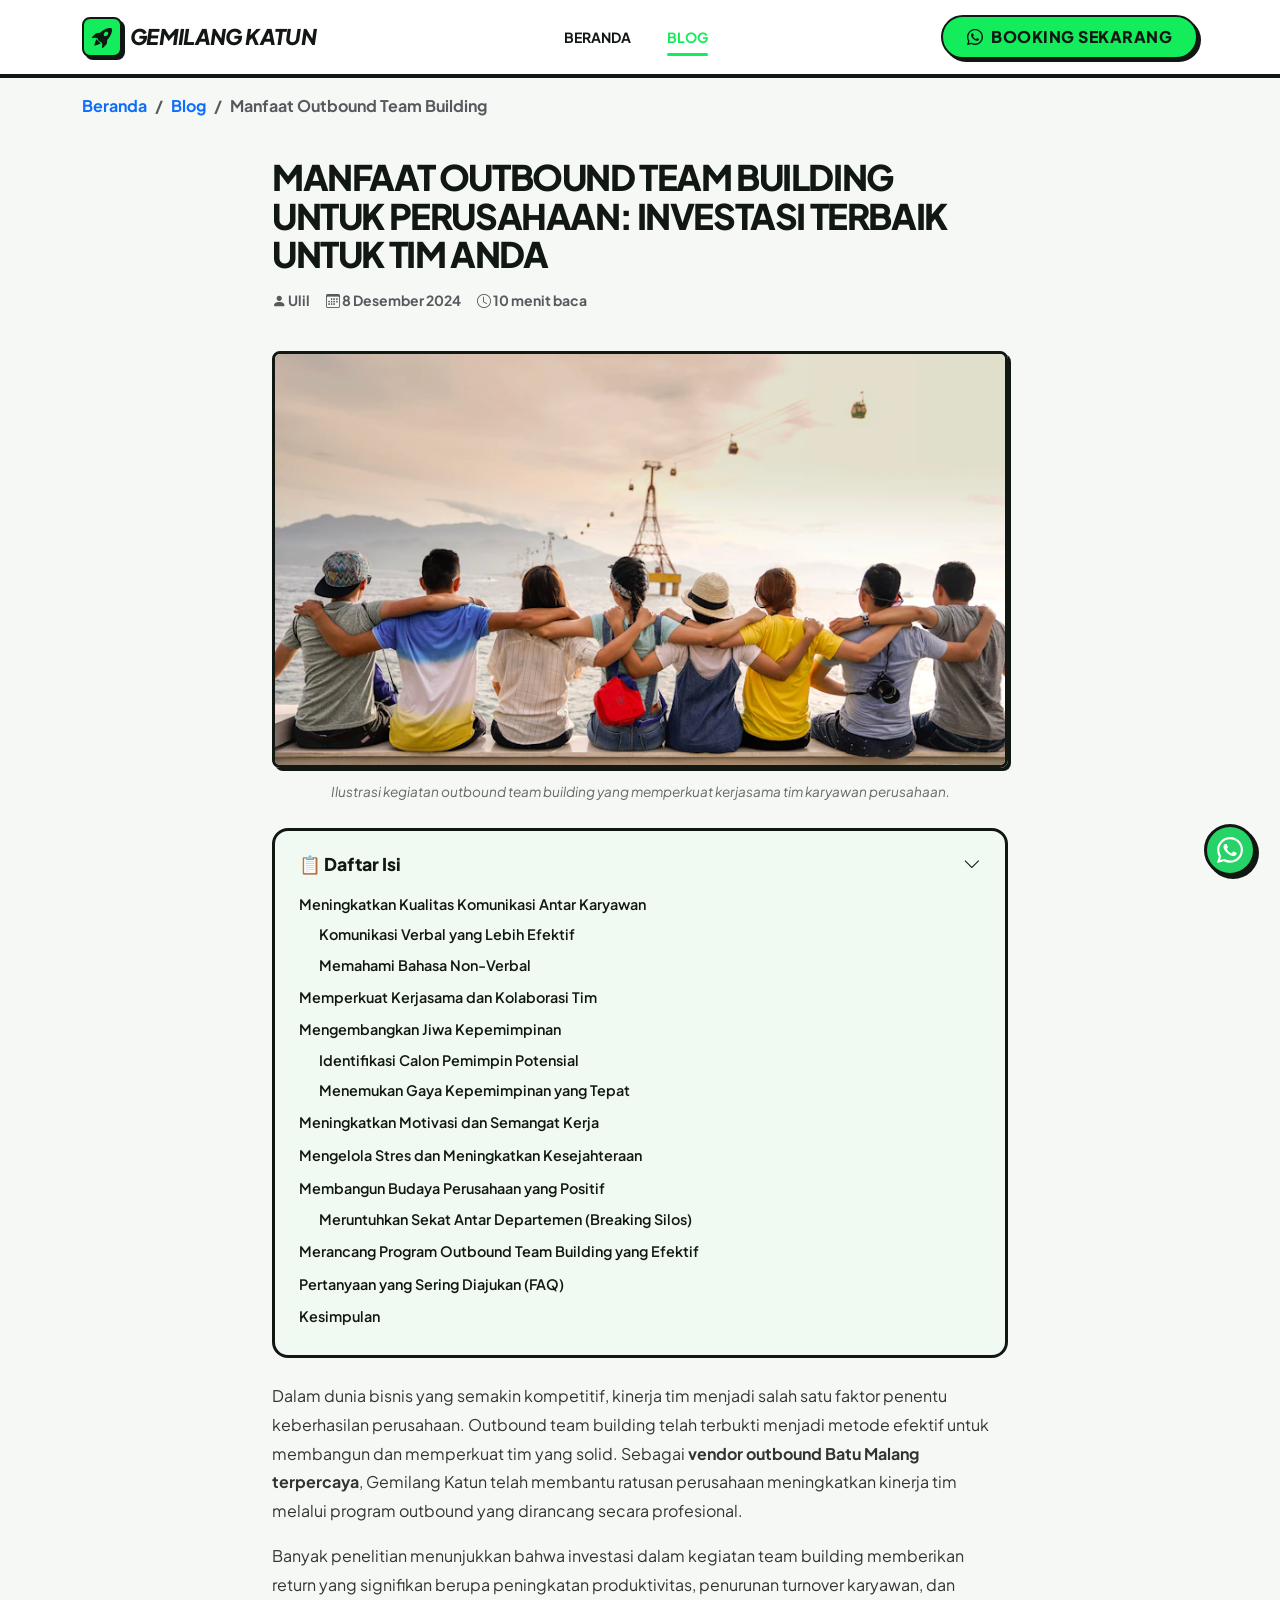
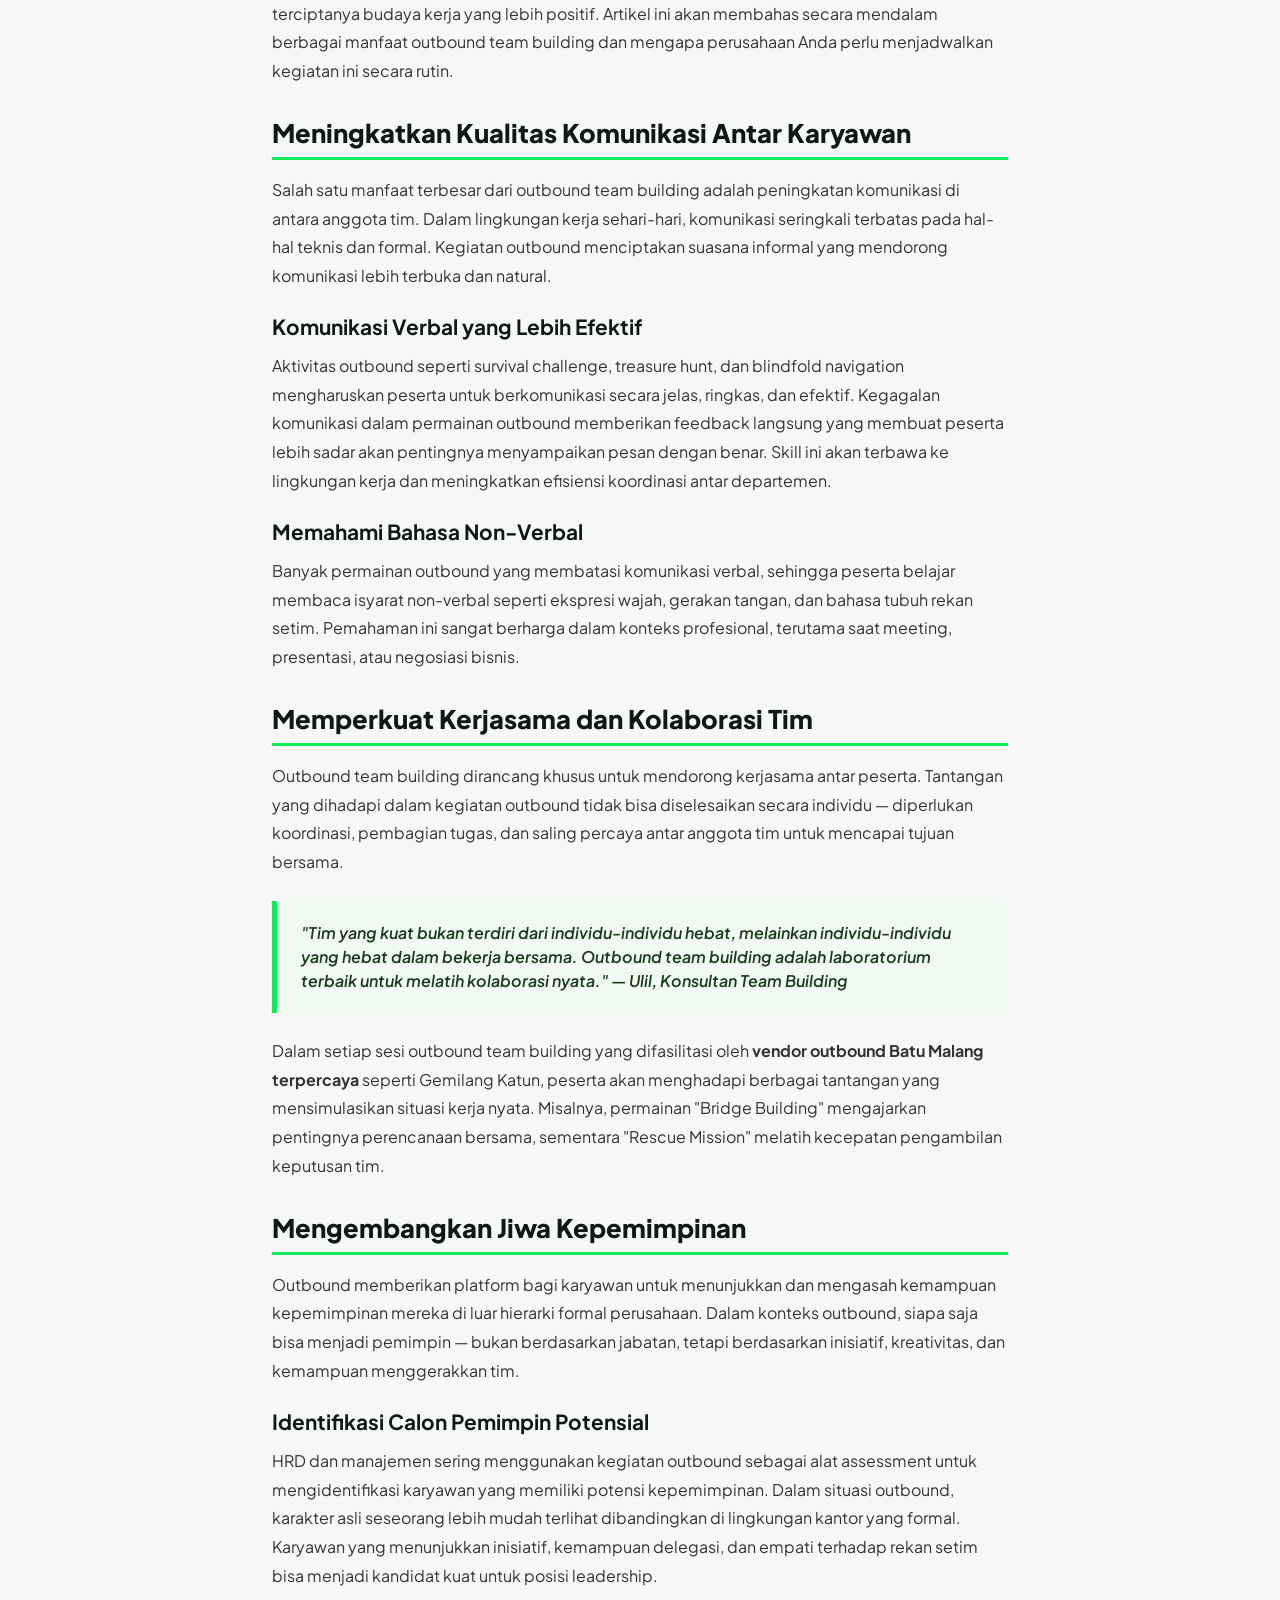
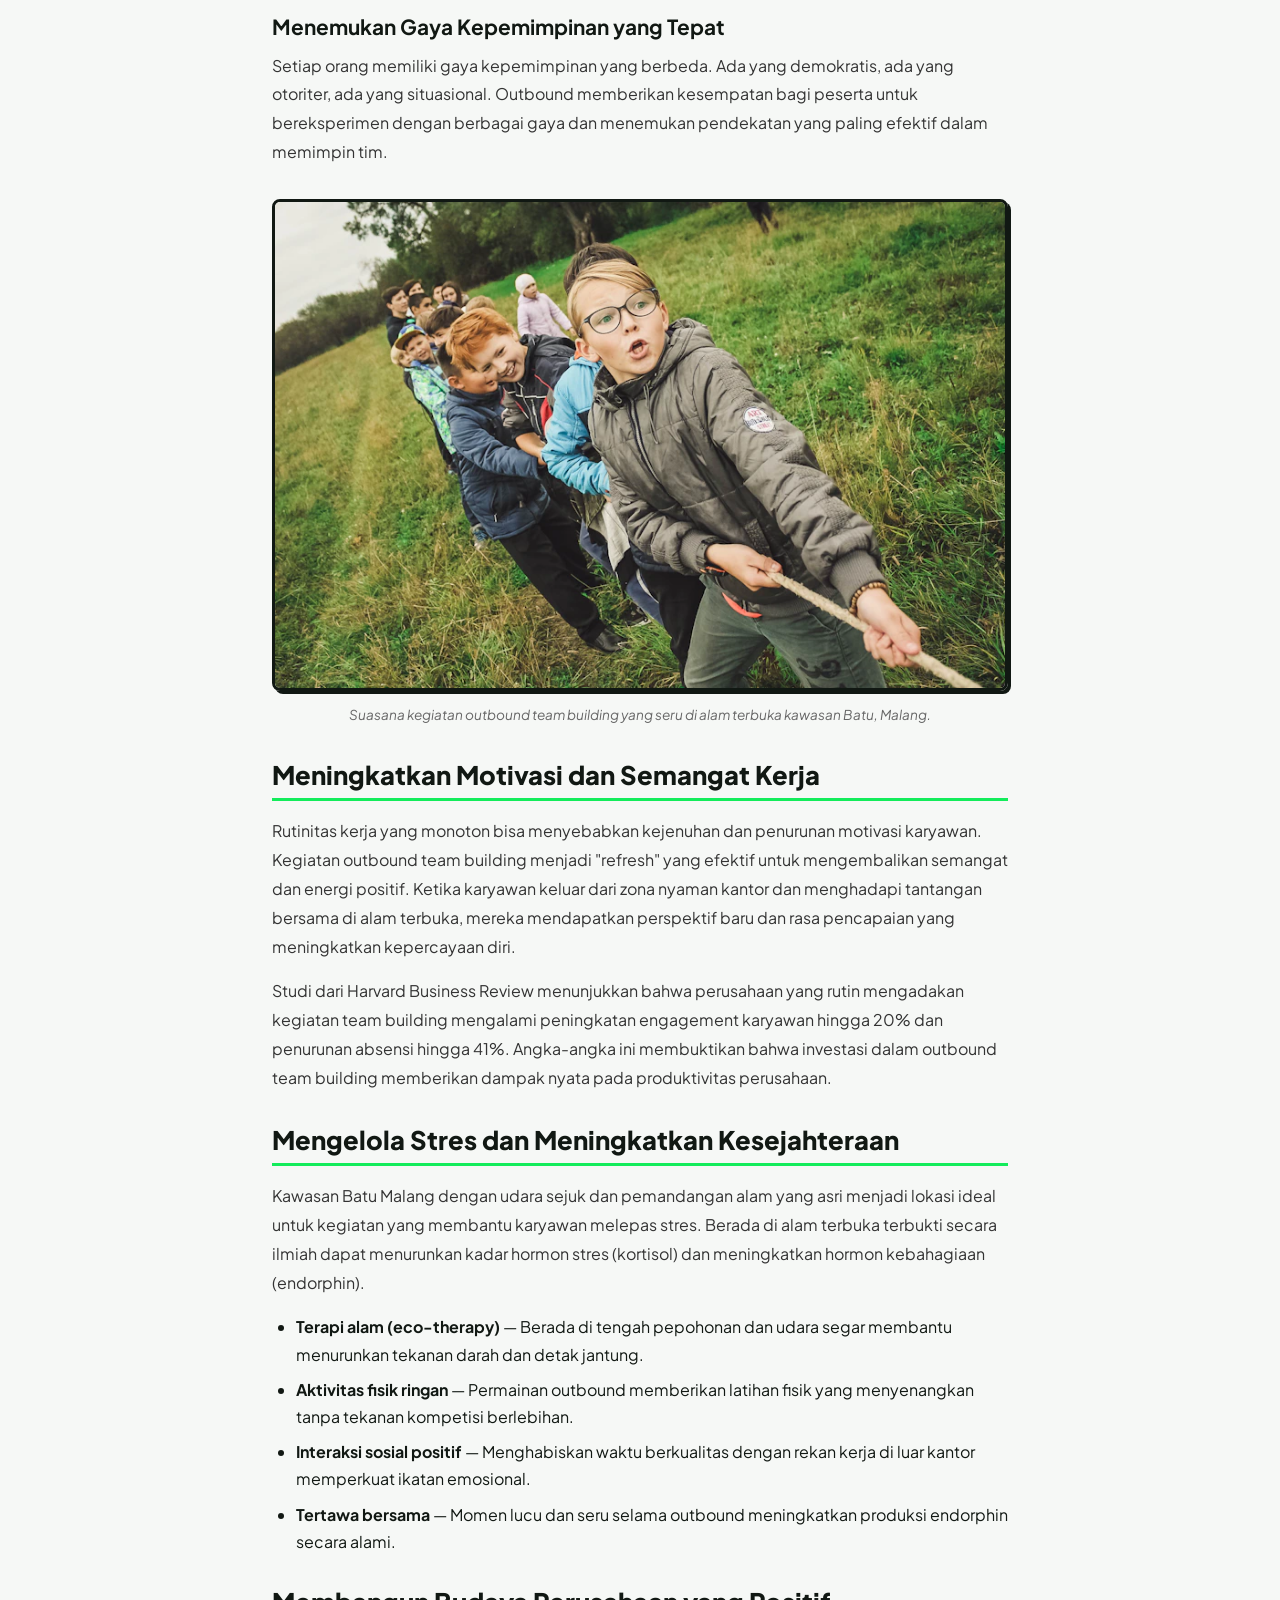
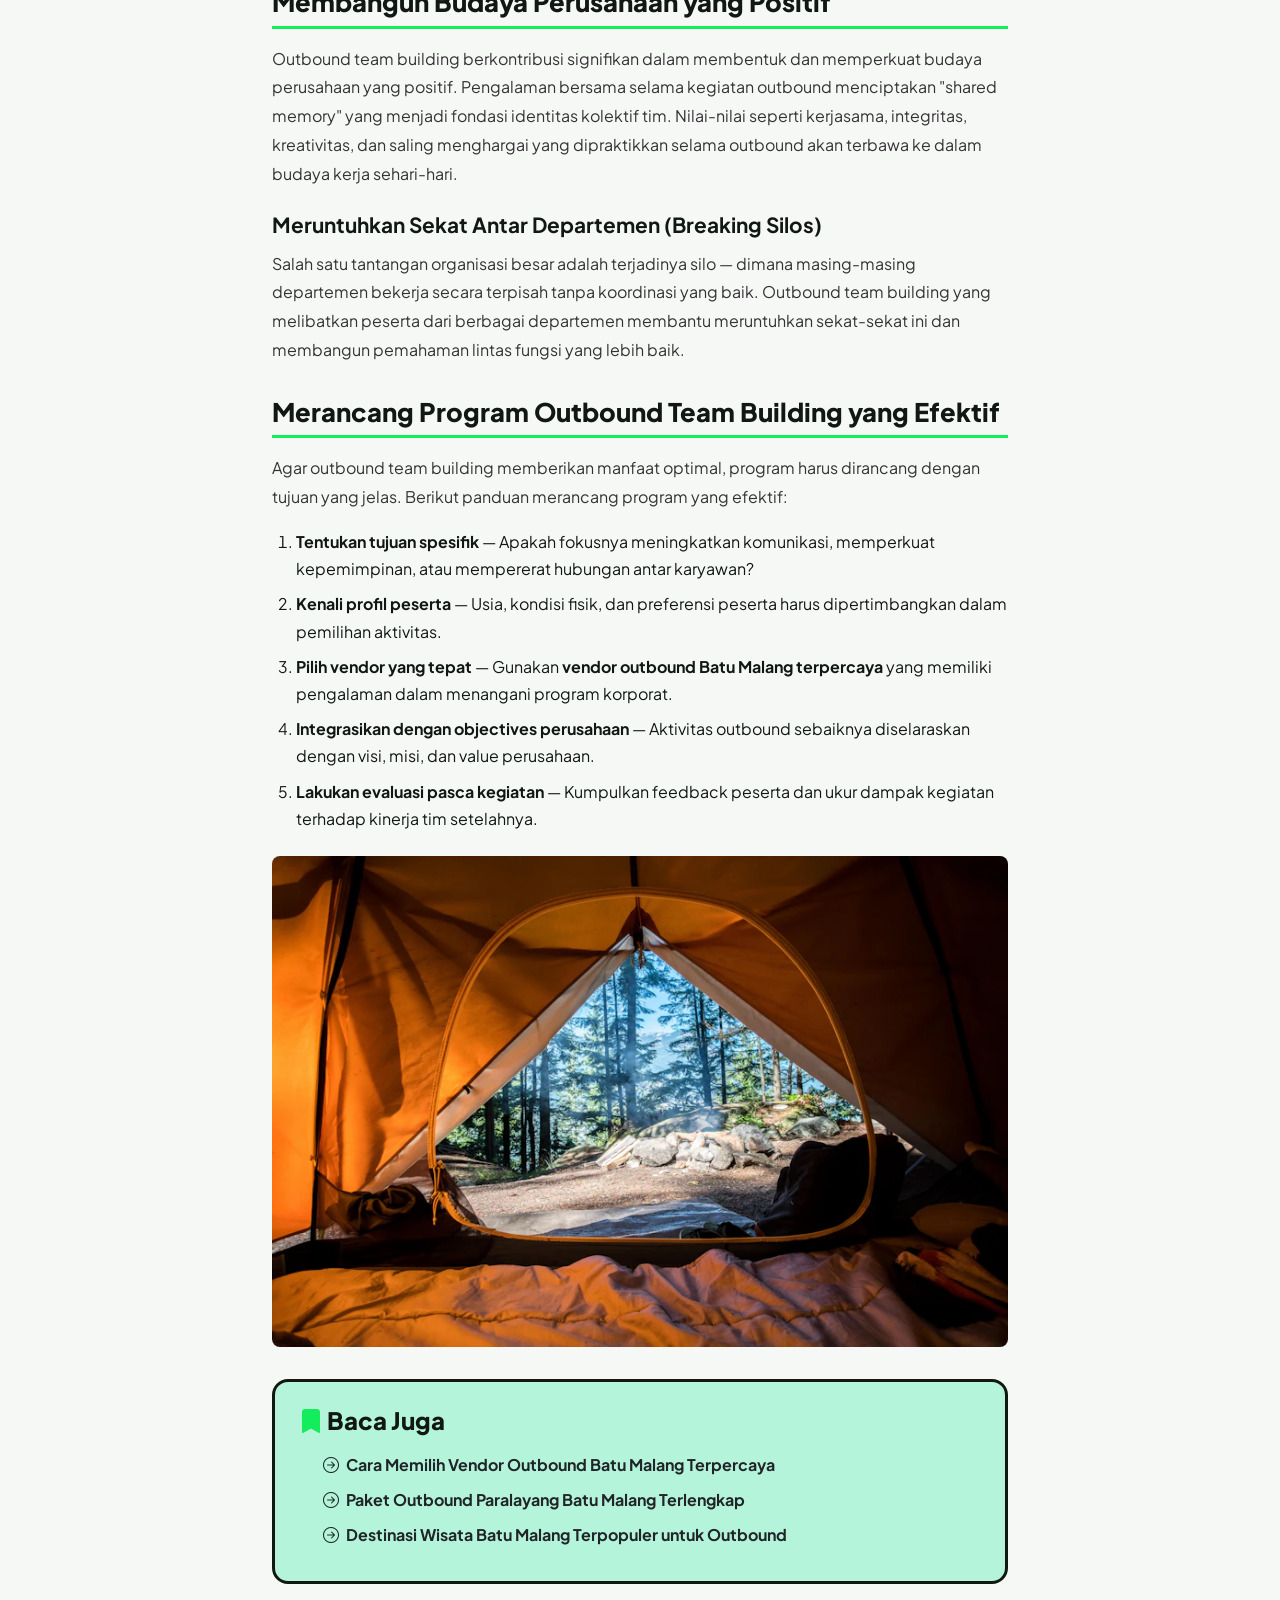
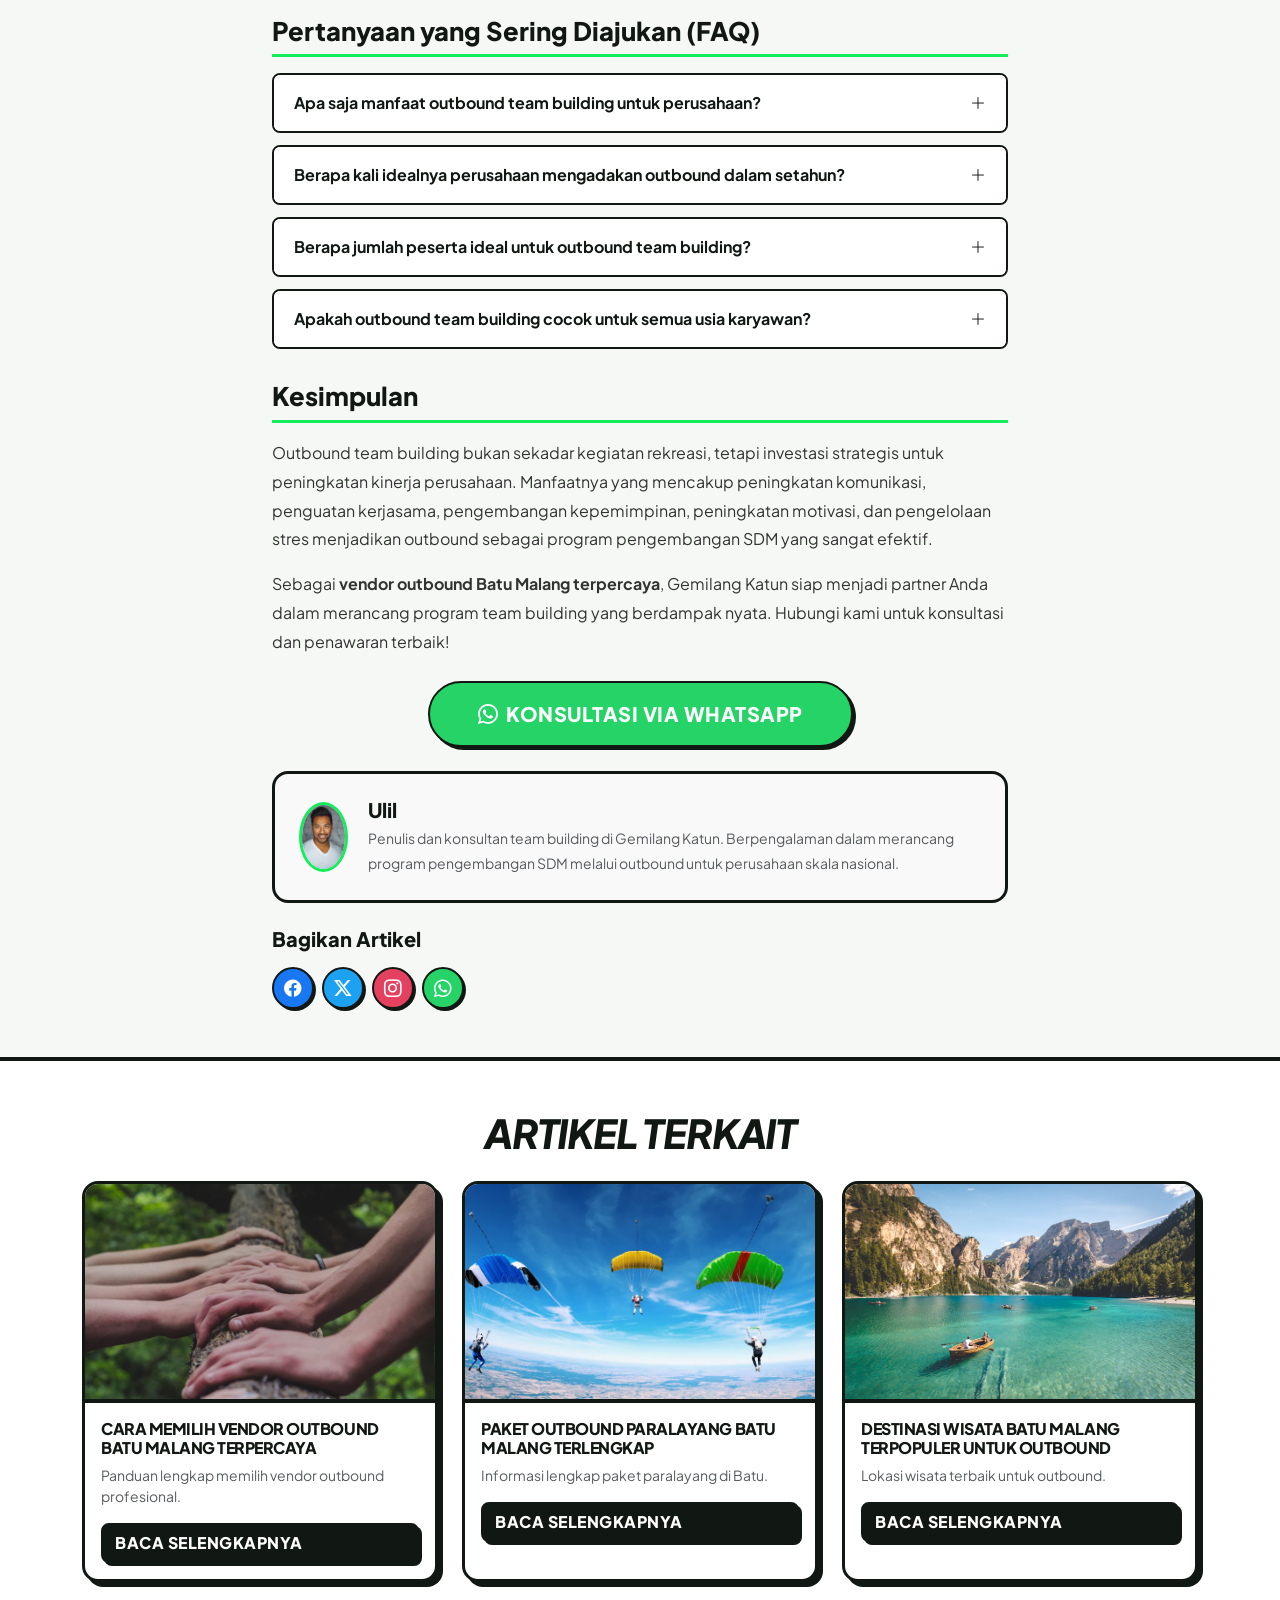
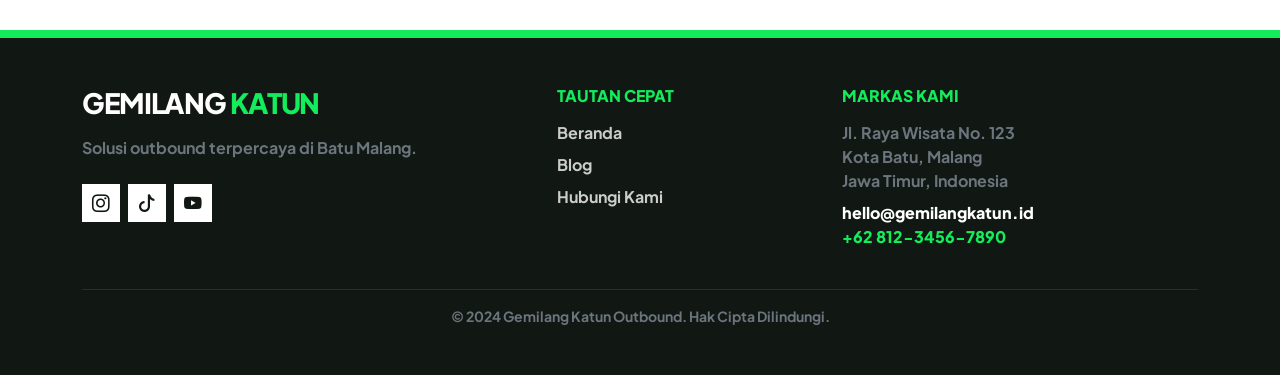
<file: artikel-3.html>
<!DOCTYPE html>
<html lang="id">

<head>
    <meta charset="utf-8">
    <meta name="viewport" content="width=device-width, initial-scale=1.0">
    <title>Manfaat Outbound Team Building untuk Perusahaan di Batu Malang [2024]</title>
    <meta name="description"
        content="Pelajari manfaat outbound team building untuk meningkatkan kinerja karyawan. Vendor outbound Batu Malang terpercaya untuk program team building perusahaan.">
    <meta name="keywords"
        content="manfaat outbound team building, outbound perusahaan batu malang, team building malang, vendor outbound batu malang terpercaya, outbound karyawan">
    <meta name="author" content="Ulil">
    <meta name="robots" content="index, follow, max-image-preview:large">
    <link rel="canonical" href="https://gemilangkatun.id/artikel-3.html">
    <meta property="og:type" content="article">
    <meta property="og:title" content="Manfaat Outbound Team Building untuk Perusahaan di Batu Malang">
    <meta property="og:description"
        content="Pelajari manfaat outbound team building untuk meningkatkan kinerja karyawan perusahaan.">
    <meta property="og:url" content="https://gemilangkatun.id/artikel-3.html">
    <meta property="og:site_name" content="Gemilang Katun">
    <meta property="og:image" content="https://gemilangkatun.id/images/outbound-teamwork.webp">
    <meta property="og:locale" content="id_ID">
    <meta property="article:author" content="Ulil">
    <meta property="article:published_time" content="2024-12-08T08:00:00+07:00">
    <meta name="twitter:card" content="summary_large_image">
    <meta name="twitter:title" content="Manfaat Outbound Team Building untuk Perusahaan">
    <meta name="twitter:image" content="https://gemilangkatun.id/images/outbound-teamwork.webp">
    <meta name="geo.region" content="ID-JI">
    <meta name="geo.placename" content="Batu, Malang">
    <meta name="geo.position" content="-7.882;112.523">
    <meta name="ICBM" content="-7.882, 112.523">
    <link rel="icon" type="image/svg+xml" href="images/favicon.svg">
    <link rel="preconnect" href="https://cdn.jsdelivr.net" crossorigin>
    <link rel="preconnect" href="https://fonts.googleapis.com">
    <link rel="preconnect" href="https://fonts.gstatic.com" crossorigin>
    <link href="https://cdn.jsdelivr.net/npm/bootstrap@5.3.3/dist/css/bootstrap.min.css" rel="stylesheet">
    <link href="https://cdn.jsdelivr.net/npm/bootstrap-icons@1.11.3/font/bootstrap-icons.min.css" rel="stylesheet">
    <link href="style.css" rel="stylesheet">
    <script
        type="application/ld+json">{"@context":"https://schema.org","@type":"Article","headline":"Manfaat Outbound Team Building untuk Perusahaan di Batu Malang","description":"Pelajari manfaat outbound team building untuk meningkatkan kinerja karyawan perusahaan.","image":"https://gemilangkatun.id/images/outbound-teamwork.webp","author":{"@type":"Person","name":"Ulil"},"publisher":{"@type":"Organization","name":"Gemilang Katun","logo":{"@type":"ImageObject","url":"https://gemilangkatun.id/images/favicon.svg"}},"datePublished":"2024-12-08","dateModified":"2024-12-15","mainEntityOfPage":{"@type":"WebPage","@id":"https://gemilangkatun.id/artikel-3.html"}}</script>
    <script
        type="application/ld+json">{"@context":"https://schema.org","@type":"BreadcrumbList","itemListElement":[{"@type":"ListItem","position":1,"name":"Beranda","item":"https://gemilangkatun.id/"},{"@type":"ListItem","position":2,"name":"Blog","item":"https://gemilangkatun.id/blog.html"},{"@type":"ListItem","position":3,"name":"Manfaat Outbound Team Building","item":"https://gemilangkatun.id/artikel-3.html"}]}</script>
    <script
        type="application/ld+json">{"@context":"https://schema.org","@type":"FAQPage","mainEntity":[{"@type":"Question","name":"Apa saja manfaat outbound team building untuk perusahaan?","acceptedAnswer":{"@type":"Answer","text":"Manfaat utama outbound team building meliputi peningkatan komunikasi antar karyawan, penguatan kerjasama tim, pengembangan jiwa kepemimpinan, peningkatan motivasi kerja, dan pengelolaan stres yang lebih baik."}},{"@type":"Question","name":"Berapa kali idealnya perusahaan mengadakan outbound dalam setahun?","acceptedAnswer":{"@type":"Answer","text":"Idealnya perusahaan mengadakan kegiatan outbound team building 2-4 kali dalam setahun. Frekuensi ini cukup untuk menjaga kekompakan tim tanpa mengganggu produktivitas kerja secara signifikan."}},{"@type":"Question","name":"Berapa jumlah peserta ideal untuk outbound team building?","acceptedAnswer":{"@type":"Answer","text":"Jumlah peserta ideal untuk outbound team building adalah 20-50 orang per sesi. Grup yang terlalu besar bisa mengurangi efektivitas kegiatan, sedangkan grup yang terlalu kecil kurang optimal untuk simulasi dinamika kelompok."}}]}</script>
</head>

<body>
    <nav class="navbar navbar-expand-lg navbar-neo sticky-top">
        <div class="container">
            <a class="navbar-brand d-flex align-items-center gap-2" href="index.html"><span class="brand-icon"><i
                        class="bi bi-rocket-takeoff-fill fs-5"></i></span> Gemilang Katun</a>
            <button class="navbar-toggler border-2 border-dark" type="button" data-bs-toggle="offcanvas"
                data-bs-target="#mobileMenu" aria-label="Toggle navigasi"><span
                    class="navbar-toggler-icon"></span></button>
            <div class="collapse navbar-collapse">
                <ul class="navbar-nav mx-auto gap-1">
                    <li class="nav-item"><a class="nav-link" href="index.html">Beranda</a></li>
                    <li class="nav-item"><a class="nav-link active" href="blog.html">Blog</a></li>
                </ul>
                <a href="https://wa.me/6281234567890?text=Halo%20saya%20ingin%20booking%20outbound"
                    class="btn neo-btn neo-btn-primary rounded-pill px-4 py-2" target="_blank"
                    rel="noopener noreferrer"><i class="bi bi-whatsapp"></i> Booking Sekarang</a>
            </div>
        </div>
    </nav>
    <div class="offcanvas offcanvas-end offcanvas-neo" tabindex="-1" id="mobileMenu">
        <div class="offcanvas-header">
            <h5 class="offcanvas-title fw-800">Menu</h5><button type="button" class="btn-close"
                data-bs-dismiss="offcanvas" aria-label="Tutup"></button>
        </div>
        <div class="offcanvas-body">
            <ul class="navbar-nav">
                <li class="nav-item"><a class="nav-link" href="index.html">Beranda</a></li>
                <li class="nav-item"><a class="nav-link active" href="blog.html">Blog</a></li>
            </ul><a href="https://wa.me/6281234567890" class="btn neo-btn neo-btn-primary w-100 mt-4 py-3 rounded-pill"
                target="_blank" rel="noopener noreferrer"><i class="bi bi-whatsapp"></i> Booking Sekarang</a>
        </div>
    </div>

    <main>
        <div class="container pt-3">
            <nav aria-label="breadcrumb">
                <ol class="breadcrumb small fw-bold">
                    <li class="breadcrumb-item"><a href="index.html" class="text-decoration-none">Beranda</a></li>
                    <li class="breadcrumb-item"><a href="blog.html" class="text-decoration-none">Blog</a></li>
                    <li class="breadcrumb-item active">Manfaat Outbound Team Building</li>
                </ol>
            </nav>
        </div>

        <article class="container py-4">
            <div class="row justify-content-center">
                <div class="col-lg-8">
                    <div class="article-content">
                        <h1 class="fw-900 text-uppercase tracking-tighter mb-3"
                            style="font-size:2.2rem;line-height:1.1;">Manfaat Outbound Team Building untuk Perusahaan:
                            Investasi Terbaik untuk Tim Anda</h1>
                        <div class="d-flex align-items-center gap-3 mb-4 text-muted small fw-bold">
                            <span><i class="bi bi-person-fill"></i> Ulil</span>
                            <span><i class="bi bi-calendar3"></i> 8 Desember 2024</span>
                            <span><i class="bi bi-clock"></i> 10 menit baca</span>
                        </div>
                        <img src="images/outbound-teamwork.webp"
                            alt="Ilustrasi kegiatan outbound team building karyawan perusahaan" class="article-img"
                            width="800" height="500" loading="eager">
                        <p class="img-caption">Ilustrasi kegiatan outbound team building yang memperkuat kerjasama tim
                            karyawan perusahaan.</p>

                        <div class="toc-container" id="toc">
                            <div class="toc-title" onclick="toggleTOC()">📋 Daftar Isi <i class="bi bi-chevron-down"
                                    id="tocIcon"></i></div>
                            <ul class="toc-list" id="tocList"></ul>
                        </div>

                        <p>Dalam dunia bisnis yang semakin kompetitif, kinerja tim menjadi salah satu faktor penentu
                            keberhasilan perusahaan. Outbound team building telah terbukti menjadi metode efektif untuk
                            membangun dan memperkuat tim yang solid. Sebagai <strong>vendor outbound Batu Malang
                                terpercaya</strong>, Gemilang Katun telah membantu ratusan perusahaan meningkatkan
                            kinerja tim melalui program outbound yang dirancang secara profesional.</p>

                        <p>Banyak penelitian menunjukkan bahwa investasi dalam kegiatan team building memberikan return
                            yang signifikan berupa peningkatan produktivitas, penurunan turnover karyawan, dan
                            terciptanya budaya kerja yang lebih positif. Artikel ini akan membahas secara mendalam
                            berbagai manfaat outbound team building dan mengapa perusahaan Anda perlu menjadwalkan
                            kegiatan ini secara rutin.</p>

                        <h2 id="meningkatkan-komunikasi">Meningkatkan Kualitas Komunikasi Antar Karyawan</h2>

                        <p>Salah satu manfaat terbesar dari outbound team building adalah peningkatan komunikasi di
                            antara anggota tim. Dalam lingkungan kerja sehari-hari, komunikasi seringkali terbatas pada
                            hal-hal teknis dan formal. Kegiatan outbound menciptakan suasana informal yang mendorong
                            komunikasi lebih terbuka dan natural.</p>

                        <h3 id="komunikasi-verbal">Komunikasi Verbal yang Lebih Efektif</h3>
                        <p>Aktivitas outbound seperti survival challenge, treasure hunt, dan blindfold navigation
                            mengharuskan peserta untuk berkomunikasi secara jelas, ringkas, dan efektif. Kegagalan
                            komunikasi dalam permainan outbound memberikan feedback langsung yang membuat peserta lebih
                            sadar akan pentingnya menyampaikan pesan dengan benar. Skill ini akan terbawa ke lingkungan
                            kerja dan meningkatkan efisiensi koordinasi antar departemen.</p>

                        <h3 id="komunikasi-non-verbal">Memahami Bahasa Non-Verbal</h3>
                        <p>Banyak permainan outbound yang membatasi komunikasi verbal, sehingga peserta belajar membaca
                            isyarat non-verbal seperti ekspresi wajah, gerakan tangan, dan bahasa tubuh rekan setim.
                            Pemahaman ini sangat berharga dalam konteks profesional, terutama saat meeting, presentasi,
                            atau negosiasi bisnis.</p>

                        <h2 id="memperkuat-kerjasama">Memperkuat Kerjasama dan Kolaborasi Tim</h2>

                        <p>Outbound team building dirancang khusus untuk mendorong kerjasama antar peserta. Tantangan
                            yang dihadapi dalam kegiatan outbound tidak bisa diselesaikan secara individu — diperlukan
                            koordinasi, pembagian tugas, dan saling percaya antar anggota tim untuk mencapai tujuan
                            bersama.</p>

                        <blockquote>
                            "Tim yang kuat bukan terdiri dari individu-individu hebat, melainkan individu-individu yang
                            hebat dalam bekerja bersama. Outbound team building adalah laboratorium terbaik untuk
                            melatih kolaborasi nyata." — Ulil, Konsultan Team Building
                        </blockquote>

                        <p>Dalam setiap sesi outbound team building yang difasilitasi oleh <strong>vendor outbound Batu
                                Malang terpercaya</strong> seperti Gemilang Katun, peserta akan menghadapi berbagai
                            tantangan yang mensimulasikan situasi kerja nyata. Misalnya, permainan "Bridge Building"
                            mengajarkan pentingnya perencanaan bersama, sementara "Rescue Mission" melatih kecepatan
                            pengambilan keputusan tim.</p>

                        <h2 id="mengembangkan-kepemimpinan">Mengembangkan Jiwa Kepemimpinan</h2>

                        <p>Outbound memberikan platform bagi karyawan untuk menunjukkan dan mengasah kemampuan
                            kepemimpinan mereka di luar hierarki formal perusahaan. Dalam konteks outbound, siapa saja
                            bisa menjadi pemimpin — bukan berdasarkan jabatan, tetapi berdasarkan inisiatif,
                            kreativitas, dan kemampuan menggerakkan tim.</p>

                        <h3 id="identifikasi-pemimpin">Identifikasi Calon Pemimpin Potensial</h3>
                        <p>HRD dan manajemen sering menggunakan kegiatan outbound sebagai alat assessment untuk
                            mengidentifikasi karyawan yang memiliki potensi kepemimpinan. Dalam situasi outbound,
                            karakter asli seseorang lebih mudah terlihat dibandingkan di lingkungan kantor yang formal.
                            Karyawan yang menunjukkan inisiatif, kemampuan delegasi, dan empati terhadap rekan setim
                            bisa menjadi kandidat kuat untuk posisi leadership.</p>

                        <h3 id="gaya-kepemimpinan">Menemukan Gaya Kepemimpinan yang Tepat</h3>
                        <p>Setiap orang memiliki gaya kepemimpinan yang berbeda. Ada yang demokratis, ada yang otoriter,
                            ada yang situasional. Outbound memberikan kesempatan bagi peserta untuk bereksperimen dengan
                            berbagai gaya dan menemukan pendekatan yang paling efektif dalam memimpin tim.</p>

                        <img src="images/hero-outbound.webp"
                            alt="Kegiatan outbound team building di alam terbuka Batu Malang" class="article-img"
                            width="800" height="500" loading="lazy">
                        <p class="img-caption">Suasana kegiatan outbound team building yang seru di alam terbuka kawasan
                            Batu, Malang.</p>

                        <h2 id="meningkatkan-motivasi">Meningkatkan Motivasi dan Semangat Kerja</h2>

                        <p>Rutinitas kerja yang monoton bisa menyebabkan kejenuhan dan penurunan motivasi karyawan.
                            Kegiatan outbound team building menjadi "refresh" yang efektif untuk mengembalikan semangat
                            dan energi positif. Ketika karyawan keluar dari zona nyaman kantor dan menghadapi tantangan
                            bersama di alam terbuka, mereka mendapatkan perspektif baru dan rasa pencapaian yang
                            meningkatkan kepercayaan diri.</p>

                        <p>Studi dari Harvard Business Review menunjukkan bahwa perusahaan yang rutin mengadakan
                            kegiatan team building mengalami peningkatan engagement karyawan hingga 20% dan penurunan
                            absensi hingga 41%. Angka-angka ini membuktikan bahwa investasi dalam outbound team building
                            memberikan dampak nyata pada produktivitas perusahaan.</p>

                        <h2 id="mengelola-stres">Mengelola Stres dan Meningkatkan Kesejahteraan</h2>

                        <p>Kawasan Batu Malang dengan udara sejuk dan pemandangan alam yang asri menjadi lokasi ideal
                            untuk kegiatan yang membantu karyawan melepas stres. Berada di alam terbuka terbukti secara
                            ilmiah dapat menurunkan kadar hormon stres (kortisol) dan meningkatkan hormon kebahagiaan
                            (endorphin).</p>

                        <ul>
                            <li><strong>Terapi alam (eco-therapy)</strong> — Berada di tengah pepohonan dan udara segar
                                membantu menurunkan tekanan darah dan detak jantung.</li>
                            <li><strong>Aktivitas fisik ringan</strong> — Permainan outbound memberikan latihan fisik
                                yang menyenangkan tanpa tekanan kompetisi berlebihan.</li>
                            <li><strong>Interaksi sosial positif</strong> — Menghabiskan waktu berkualitas dengan rekan
                                kerja di luar kantor memperkuat ikatan emosional.</li>
                            <li><strong>Tertawa bersama</strong> — Momen lucu dan seru selama outbound meningkatkan
                                produksi endorphin secara alami.</li>
                        </ul>

                        <h2 id="membangun-budaya">Membangun Budaya Perusahaan yang Positif</h2>

                        <p>Outbound team building berkontribusi signifikan dalam membentuk dan memperkuat budaya
                            perusahaan yang positif. Pengalaman bersama selama kegiatan outbound menciptakan "shared
                            memory" yang menjadi fondasi identitas kolektif tim. Nilai-nilai seperti kerjasama,
                            integritas, kreativitas, dan saling menghargai yang dipraktikkan selama outbound akan
                            terbawa ke dalam budaya kerja sehari-hari.</p>

                        <h3 id="breaking-silo">Meruntuhkan Sekat Antar Departemen (Breaking Silos)</h3>
                        <p>Salah satu tantangan organisasi besar adalah terjadinya silo — dimana masing-masing
                            departemen bekerja secara terpisah tanpa koordinasi yang baik. Outbound team building yang
                            melibatkan peserta dari berbagai departemen membantu meruntuhkan sekat-sekat ini dan
                            membangun pemahaman lintas fungsi yang lebih baik.</p>

                        <h2 id="program-outbound-efektif">Merancang Program Outbound Team Building yang Efektif</h2>

                        <p>Agar outbound team building memberikan manfaat optimal, program harus dirancang dengan tujuan
                            yang jelas. Berikut panduan merancang program yang efektif:</p>

                        <ol>
                            <li><strong>Tentukan tujuan spesifik</strong> — Apakah fokusnya meningkatkan komunikasi,
                                memperkuat kepemimpinan, atau mempererat hubungan antar karyawan?</li>
                            <li><strong>Kenali profil peserta</strong> — Usia, kondisi fisik, dan preferensi peserta
                                harus dipertimbangkan dalam pemilihan aktivitas.</li>
                            <li><strong>Pilih vendor yang tepat</strong> — Gunakan <strong>vendor outbound Batu Malang
                                    terpercaya</strong> yang memiliki pengalaman dalam menangani program korporat.</li>
                            <li><strong>Integrasikan dengan objectives perusahaan</strong> — Aktivitas outbound
                                sebaiknya diselaraskan dengan visi, misi, dan value perusahaan.</li>
                            <li><strong>Lakukan evaluasi pasca kegiatan</strong> — Kumpulkan feedback peserta dan ukur
                                dampak kegiatan terhadap kinerja tim setelahnya.</li>
                        </ol>

                        <div class="my-4"><img src="images/promo-banner.webp"
                                alt="Promo paket outbound team building Gemilang Katun" class="w-100 rounded-3"
                                width="800" height="200" loading="lazy"></div>

                        <div class="read-more-section">
                            <h4 class="fw-800 mb-3"><i class="bi bi-bookmark-fill text-primary-neo"></i> Baca Juga</h4>
                            <ul class="list-unstyled mb-0">
                                <li class="mb-2"><a href="artikel-1.html" class="fw-bold text-dark"><i
                                            class="bi bi-arrow-right-circle me-1"></i> Cara Memilih Vendor Outbound Batu
                                        Malang Terpercaya</a></li>
                                <li class="mb-2"><a href="artikel-2.html" class="fw-bold text-dark"><i
                                            class="bi bi-arrow-right-circle me-1"></i> Paket Outbound Paralayang Batu
                                        Malang Terlengkap</a></li>
                                <li><a href="artikel-4.html" class="fw-bold text-dark"><i
                                            class="bi bi-arrow-right-circle me-1"></i> Destinasi Wisata Batu Malang
                                        Terpopuler untuk Outbound</a></li>
                            </ul>
                        </div>

                        <h2 id="faq">Pertanyaan yang Sering Diajukan (FAQ)</h2>
                        <div class="faq-section">
                            <div class="faq-item">
                                <div class="faq-question" onclick="toggleFAQ(this)">Apa saja manfaat outbound team
                                    building untuk perusahaan? <i class="bi bi-plus-lg"></i></div>
                                <div class="faq-answer">Manfaat utama meliputi peningkatan komunikasi antar karyawan,
                                    penguatan kerjasama tim, pengembangan jiwa kepemimpinan, peningkatan motivasi kerja,
                                    pengelolaan stres yang lebih baik, dan pembangunan budaya perusahaan yang positif.
                                </div>
                            </div>
                            <div class="faq-item">
                                <div class="faq-question" onclick="toggleFAQ(this)">Berapa kali idealnya perusahaan
                                    mengadakan outbound dalam setahun? <i class="bi bi-plus-lg"></i></div>
                                <div class="faq-answer">Idealnya 2-4 kali dalam setahun. Frekuensi ini cukup untuk
                                    menjaga kekompakan tim tanpa mengganggu produktivitas kerja. Banyak perusahaan
                                    menjadwalkan outbound setiap kuartal bertepatan dengan evaluasi kinerja.</div>
                            </div>
                            <div class="faq-item">
                                <div class="faq-question" onclick="toggleFAQ(this)">Berapa jumlah peserta ideal untuk
                                    outbound team building? <i class="bi bi-plus-lg"></i></div>
                                <div class="faq-answer">Jumlah peserta ideal adalah 20-50 orang per sesi. Grup terlalu
                                    besar mengurangi efektivitas, sedangkan grup terlalu kecil kurang optimal untuk
                                    dinamika kelompok. Untuk peserta lebih dari 50, bisa dibagi menjadi beberapa sesi.
                                </div>
                            </div>
                            <div class="faq-item">
                                <div class="faq-question" onclick="toggleFAQ(this)">Apakah outbound team building cocok
                                    untuk semua usia karyawan? <i class="bi bi-plus-lg"></i></div>
                                <div class="faq-answer">Ya, vendor profesional seperti Gemilang Katun merancang
                                    aktivitas yang bisa dinikmati semua usia. Tingkat kesulitan dan jenis permainan bisa
                                    disesuaikan dengan profil peserta, mulai dari aktivitas ringan hingga menantang.
                                </div>
                            </div>
                        </div>

                        <h2 id="kesimpulan">Kesimpulan</h2>
                        <p>Outbound team building bukan sekadar kegiatan rekreasi, tetapi investasi strategis untuk
                            peningkatan kinerja perusahaan. Manfaatnya yang mencakup peningkatan komunikasi, penguatan
                            kerjasama, pengembangan kepemimpinan, peningkatan motivasi, dan pengelolaan stres menjadikan
                            outbound sebagai program pengembangan SDM yang sangat efektif.</p>
                        <p>Sebagai <strong>vendor outbound Batu Malang terpercaya</strong>, Gemilang Katun siap menjadi
                            partner Anda dalam merancang program team building yang berdampak nyata. Hubungi kami untuk
                            konsultasi dan penawaran terbaik!</p>

                        <div class="text-center my-4"><a
                                href="https://wa.me/6281234567890?text=Halo%20saya%20ingin%20konsultasi%20paket%20team%20building"
                                class="btn neo-btn neo-btn-wa rounded-pill px-5 py-3 fs-5" target="_blank"
                                rel="noopener noreferrer"><i class="bi bi-whatsapp"></i> Konsultasi via WhatsApp</a>
                        </div>

                        <div class="author-profile my-4"><img src="images/author-ulil.webp"
                                alt="Ulil penulis Gemilang Katun" width="70" height="70" loading="lazy">
                            <div>
                                <h5 class="fw-800 mb-1">Ulil</h5>
                                <p class="text-muted small mb-0">Penulis dan konsultan team building di Gemilang Katun.
                                    Berpengalaman dalam merancang program pengembangan SDM melalui outbound untuk
                                    perusahaan skala nasional.</p>
                            </div>
                        </div>
                        <div class="my-4">
                            <h5 class="fw-800 mb-3">Bagikan Artikel</h5>
                            <div class="share-buttons d-flex gap-2"><a href="#" class="share-btn-fb"
                                    onclick="shareToFacebook()" aria-label="Facebook"><i
                                        class="bi bi-facebook"></i></a><a href="#" class="share-btn-tw"
                                    onclick="shareToTwitter()" aria-label="Twitter"><i
                                        class="bi bi-twitter-x"></i></a><a href="#" class="share-btn-ig"
                                    onclick="shareToInstagram()" aria-label="Instagram"><i
                                        class="bi bi-instagram"></i></a><a href="#" class="share-btn-wa"
                                    onclick="shareToWhatsApp()" aria-label="WhatsApp"><i class="bi bi-whatsapp"></i></a>
                            </div>
                        </div>
                    </div>
                </div>
            </div>
        </article>

        <section class="py-5 bg-white" style="border-top:4px solid #111813;">
            <div class="container">
                <h2 class="section-heading text-center mb-4">Artikel Terkait</h2>
                <div class="row g-4">
                    <div class="col-md-4">
                        <div class="article-card bg-white">
                            <div class="card-img-wrap"><img src="images/vendor-outbound.webp"
                                    alt="Vendor outbound terpercaya" width="400" height="250" loading="lazy"></div>
                            <div class="card-body p-3">
                                <h3 class="fw-800 fs-6 text-uppercase tracking-tight">Cara Memilih Vendor Outbound Batu
                                    Malang Terpercaya</h3>
                                <p class="text-muted small">Panduan lengkap memilih vendor outbound profesional.</p><a
                                    href="artikel-1.html" class="btn neo-btn neo-btn-dark rounded-3 w-100">Baca
                                    Selengkapnya</a>
                            </div>
                        </div>
                    </div>
                    <div class="col-md-4">
                        <div class="article-card bg-white">
                            <div class="card-img-wrap"><img src="images/paragliding-batu.webp"
                                    alt="Paket paralayang Batu Malang" width="400" height="250" loading="lazy"></div>
                            <div class="card-body p-3">
                                <h3 class="fw-800 fs-6 text-uppercase tracking-tight">Paket Outbound Paralayang Batu
                                    Malang Terlengkap</h3>
                                <p class="text-muted small">Informasi lengkap paket paralayang di Batu.</p><a
                                    href="artikel-2.html" class="btn neo-btn neo-btn-dark rounded-3 w-100">Baca
                                    Selengkapnya</a>
                            </div>
                        </div>
                    </div>
                    <div class="col-md-4">
                        <div class="article-card bg-white">
                            <div class="card-img-wrap"><img src="images/wisata-batu-malang.webp"
                                    alt="Destinasi wisata Batu Malang" width="400" height="250" loading="lazy"></div>
                            <div class="card-body p-3">
                                <h3 class="fw-800 fs-6 text-uppercase tracking-tight">Destinasi Wisata Batu Malang
                                    Terpopuler untuk Outbound</h3>
                                <p class="text-muted small">Lokasi wisata terbaik untuk outbound.</p><a
                                    href="artikel-4.html" class="btn neo-btn neo-btn-dark rounded-3 w-100">Baca
                                    Selengkapnya</a>
                            </div>
                        </div>
                    </div>
                </div>
            </div>
        </section>
    </main>

    <footer class="footer-neo py-5">
        <div class="container">
            <div class="row g-4">
                <div class="col-md-6 col-lg-5">
                    <h4 class="fs-3 fw-900 text-uppercase tracking-tighter mb-3">Gemilang <span
                            class="text-primary-neo">Katun</span></h4>
                    <p class="text-secondary fw-bold mb-4" style="max-width:360px;">Solusi outbound terpercaya di Batu
                        Malang.</p>
                    <div class="footer-social d-flex gap-2"><a href="https://instagram.com/gemilangkatun"
                            target="_blank" rel="noopener noreferrer" aria-label="Instagram"><i
                                class="bi bi-instagram"></i></a><a href="https://tiktok.com/@gemilangkatun"
                            target="_blank" rel="noopener noreferrer" aria-label="TikTok"><i
                                class="bi bi-tiktok"></i></a><a href="https://youtube.com/@gemilangkatun"
                            target="_blank" rel="noopener noreferrer" aria-label="YouTube"><i
                                class="bi bi-youtube"></i></a></div>
                </div>
                <div class="col-6 col-lg-3">
                    <h5>Tautan Cepat</h5>
                    <ul class="list-unstyled">
                        <li class="mb-2"><a href="index.html" class="fw-bold">Beranda</a></li>
                        <li class="mb-2"><a href="blog.html" class="fw-bold">Blog</a></li>
                        <li class="mb-2"><a href="https://wa.me/6281234567890" class="fw-bold" target="_blank"
                                rel="noopener noreferrer">Hubungi Kami</a></li>
                    </ul>
                </div>
                <div class="col-6 col-lg-4">
                    <h5>Markas Kami</h5>
                    <p class="fw-bold text-secondary mb-1">Jl. Raya Wisata No. 123<br>Kota Batu, Malang<br>Jawa Timur,
                        Indonesia</p>
                    <p class="fw-800 mt-2 mb-0">hello@gemilangkatun.id</p>
                    <p class="fw-800 text-primary-neo">+62 812-3456-7890</p>
                </div>
            </div>
            <hr class="border-secondary mt-4 mb-3">
            <p class="text-center text-secondary fw-bold small mb-0">&copy; 2024 Gemilang Katun Outbound. Hak Cipta
                Dilindungi.</p>
        </div>
    </footer>

    <div class="floating-actions"><button class="btn-scroll-top" id="scrollTopBtn"
            onclick="window.scrollTo({top:0,behavior:'smooth'})" aria-label="Kembali ke atas"><svg viewBox="0 0 24 24">
                <path d="M7.41 15.41L12 10.83l4.59 4.58L18 14l-6-6-6 6z" />
            </svg></button><a href="https://wa.me/6281234567890?text=Halo%20saya%20ingin%20booking%20outbound"
            class="btn-wa-float" target="_blank" rel="noopener noreferrer" aria-label="Chat WhatsApp"><svg
                viewBox="0 0 24 24">
                <path
                    d="M17.472 14.382c-.297-.149-1.758-.867-2.03-.967-.273-.099-.471-.148-.67.15-.197.297-.767.966-.94 1.164-.173.199-.347.223-.644.075-.297-.15-1.255-.463-2.39-1.475-.883-.788-1.48-1.761-1.653-2.059-.173-.297-.018-.458.13-.606.134-.133.298-.347.446-.52.149-.174.198-.298.298-.497.099-.198.05-.371-.025-.52-.075-.149-.669-1.612-.916-2.207-.242-.579-.487-.5-.669-.51-.173-.008-.371-.01-.57-.01-.198 0-.52.074-.792.372-.272.297-1.04 1.016-1.04 2.479 0 1.462 1.065 2.875 1.213 3.074.149.198 2.096 3.2 5.077 4.487.709.306 1.262.489 1.694.625.712.227 1.36.195 1.871.118.571-.085 1.758-.719 2.006-1.413.248-.694.248-1.289.173-1.413-.074-.124-.272-.198-.57-.347m-5.421 7.403h-.004a9.87 9.87 0 01-5.031-1.378l-.361-.214-3.741.982.998-3.648-.235-.374a9.86 9.86 0 01-1.51-5.26c.001-5.45 4.436-9.884 9.888-9.884 2.64 0 5.122 1.03 6.988 2.898a9.825 9.825 0 012.893 6.994c-.003 5.45-4.437 9.884-9.885 9.884m8.413-18.297A11.815 11.815 0 0012.05 0C5.495 0 .16 5.335.157 11.892c0 2.096.547 4.142 1.588 5.945L.057 24l6.305-1.654a11.882 11.882 0 005.683 1.448h.005c6.554 0 11.89-5.335 11.893-11.893a11.821 11.821 0 00-3.48-8.413z" />
            </svg></a></div>

    <script src="https://cdn.jsdelivr.net/npm/bootstrap@5.3.3/dist/js/bootstrap.bundle.min.js"></script>
    <script>
        const scrollBtn = document.getElementById('scrollTopBtn'); window.addEventListener('scroll', function () { scrollBtn.classList.toggle('visible', window.scrollY > 400); });
        function generateTOC() { const c = document.querySelector('.article-content'); const h = c.querySelectorAll('h2[id],h3[id]'); const t = document.getElementById('tocList'); h.forEach(e => { const li = document.createElement('li'); li.className = e.tagName === 'H3' ? 'toc-h3' : ''; const a = document.createElement('a'); a.href = '#' + e.id; a.textContent = e.textContent; li.appendChild(a); t.appendChild(li); }); } generateTOC();
        let tocOpen = true; function toggleTOC() { tocOpen = !tocOpen; document.getElementById('tocList').style.display = tocOpen ? 'block' : 'none'; document.getElementById('tocIcon').className = tocOpen ? 'bi bi-chevron-up' : 'bi bi-chevron-down'; }
        function toggleFAQ(el) { const i = el.parentElement; i.classList.toggle('open'); el.querySelector('i').className = i.classList.contains('open') ? 'bi bi-dash-lg' : 'bi bi-plus-lg'; }
        const pageUrl = encodeURIComponent(window.location.href), pageTitle = encodeURIComponent(document.title);
        function shareToFacebook() { window.open('https://www.facebook.com/sharer/sharer.php?u=' + pageUrl, '_blank'); }
        function shareToTwitter() { window.open('https://twitter.com/intent/tweet?url=' + pageUrl + '&text=' + pageTitle, '_blank'); }
        function shareToInstagram() { alert('Salin link ini untuk dibagikan di Instagram:\n' + decodeURIComponent(pageUrl)); }
        function shareToWhatsApp() { window.open('https://wa.me/?text=' + pageTitle + '%20' + pageUrl, '_blank'); }
    </script>
</body>

</html>
</file>
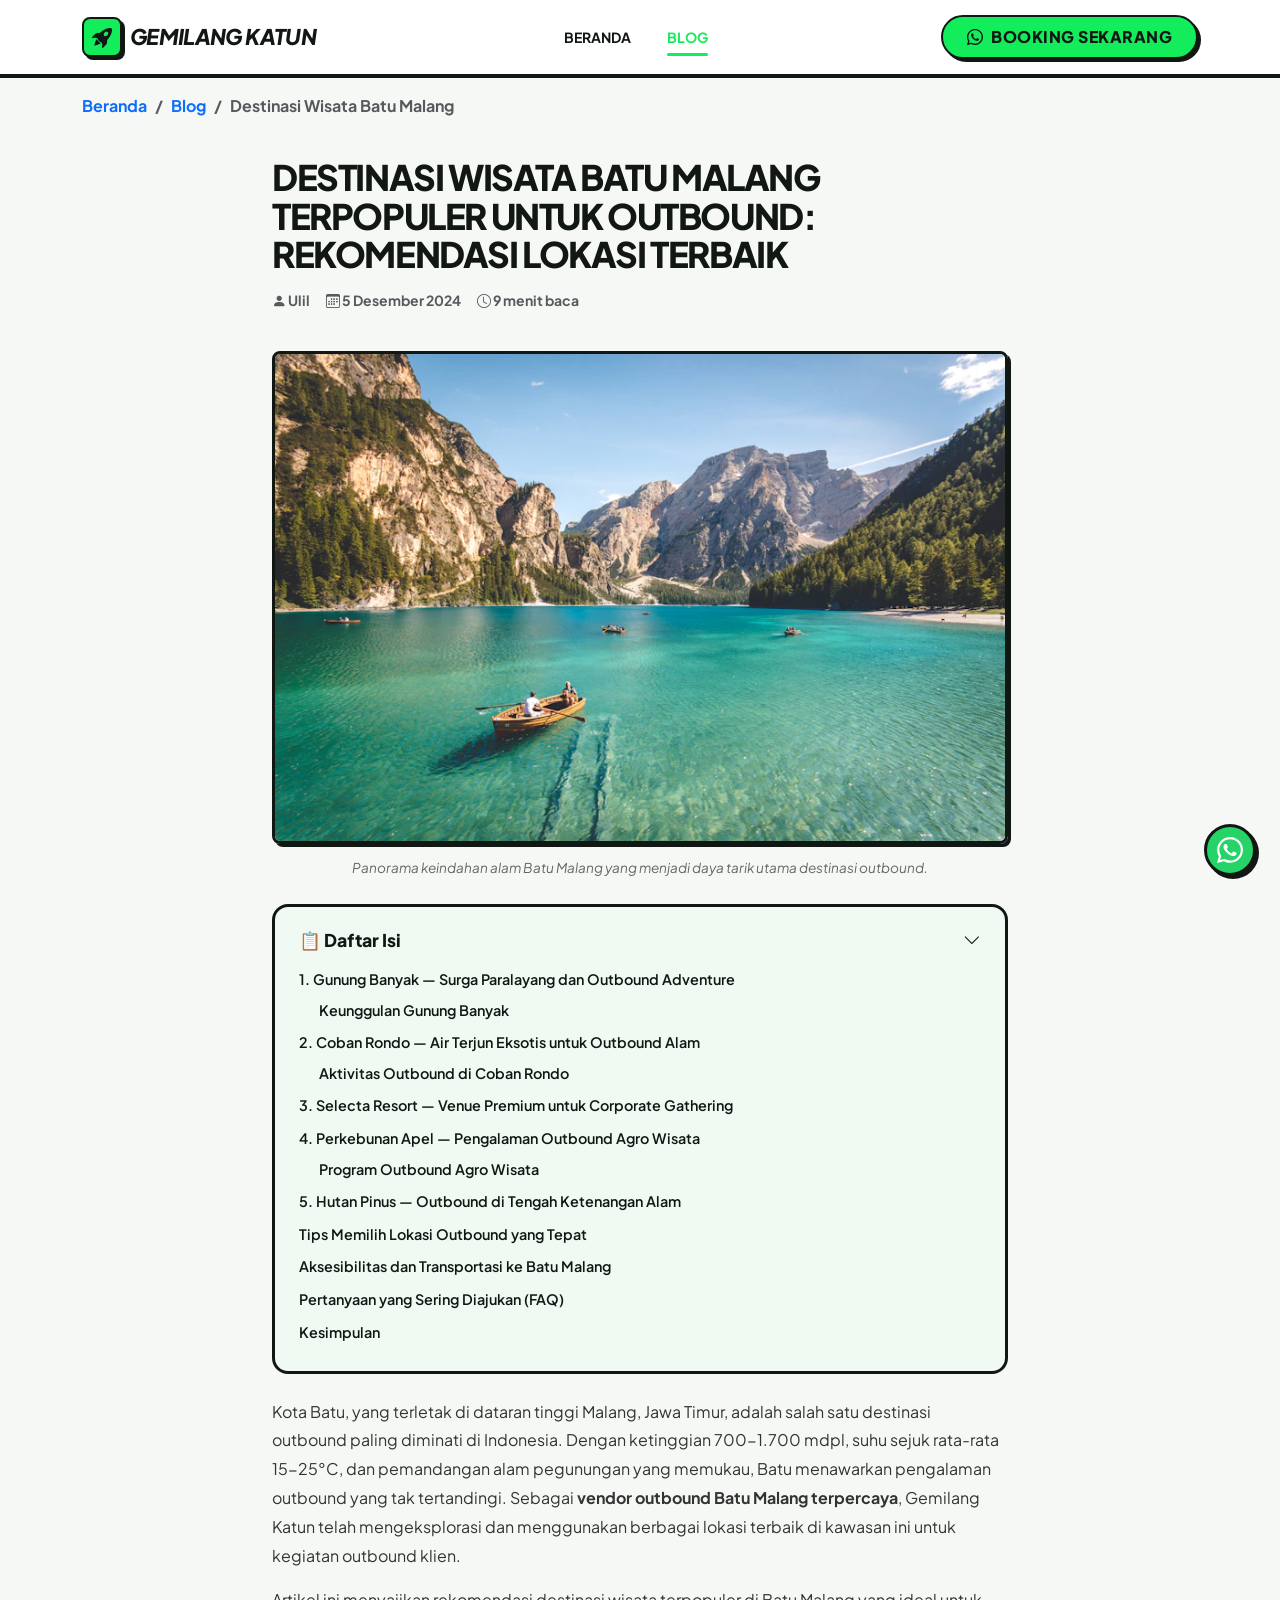
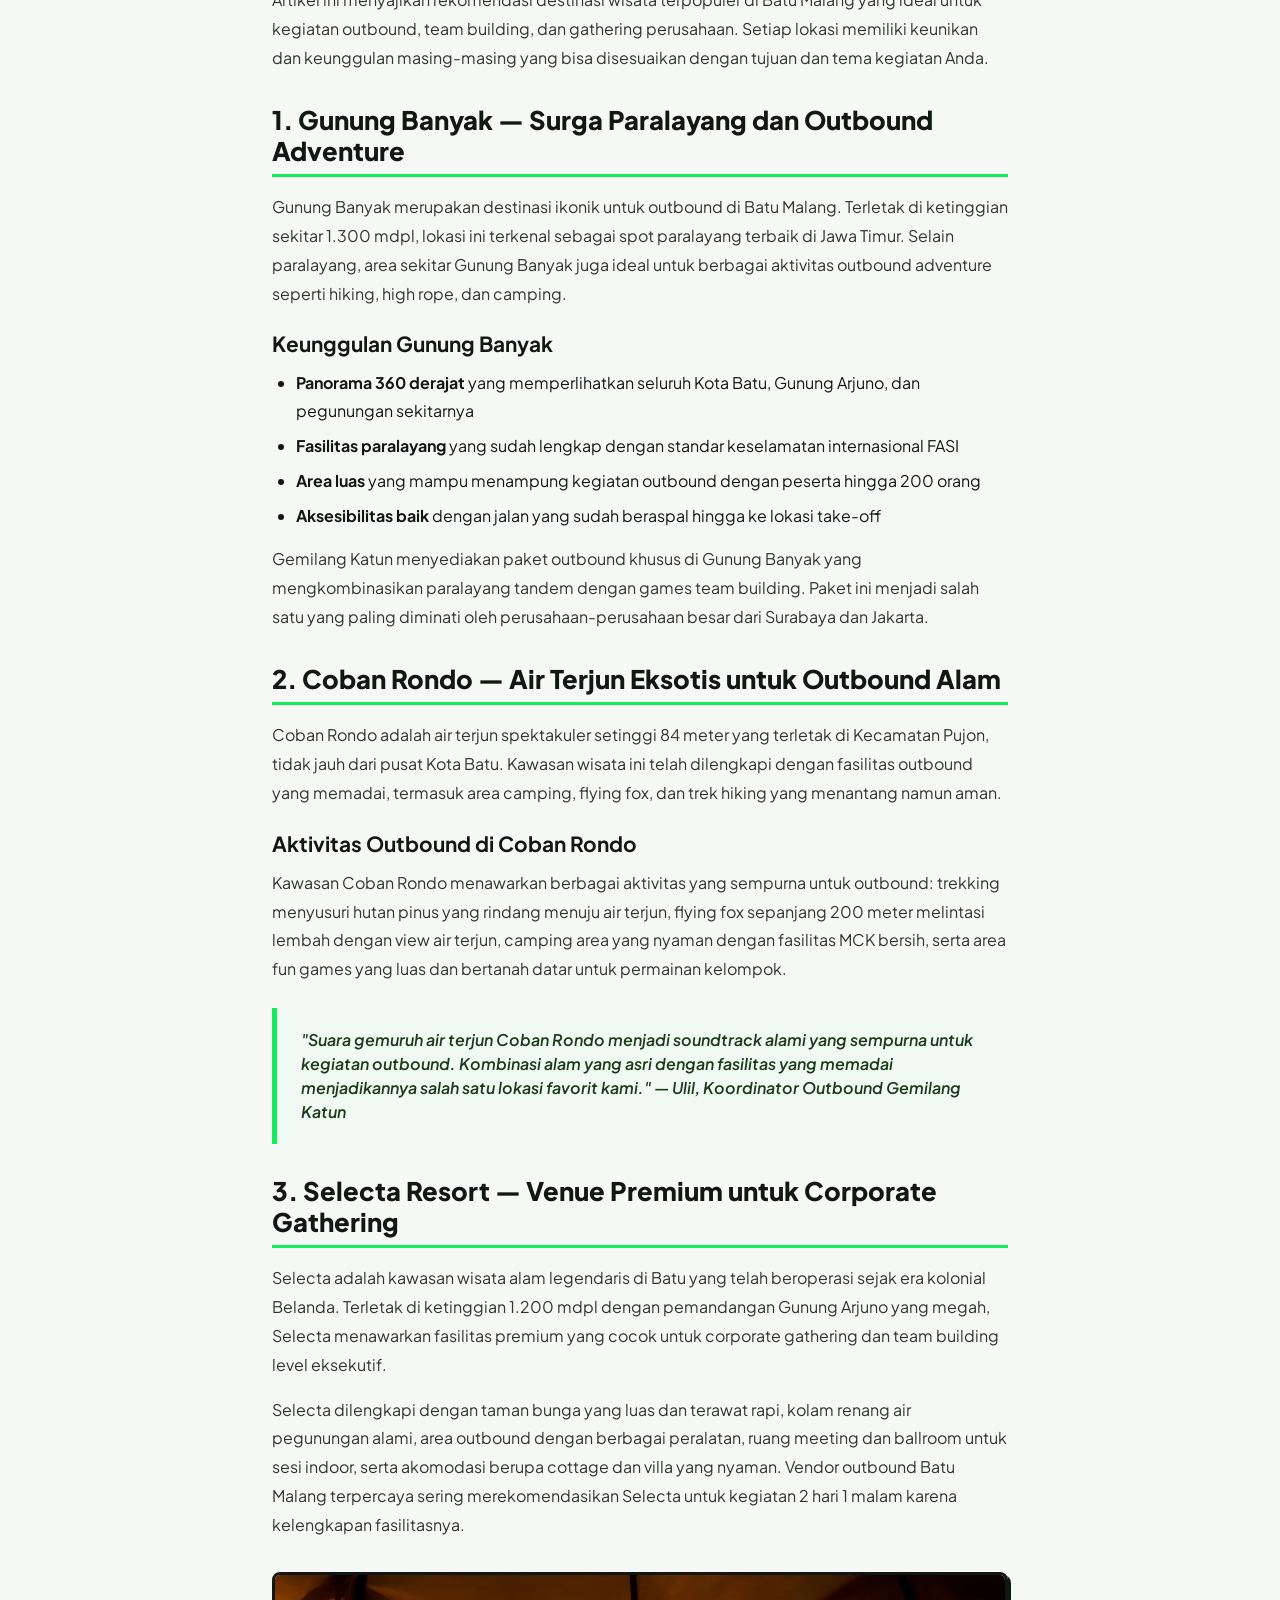
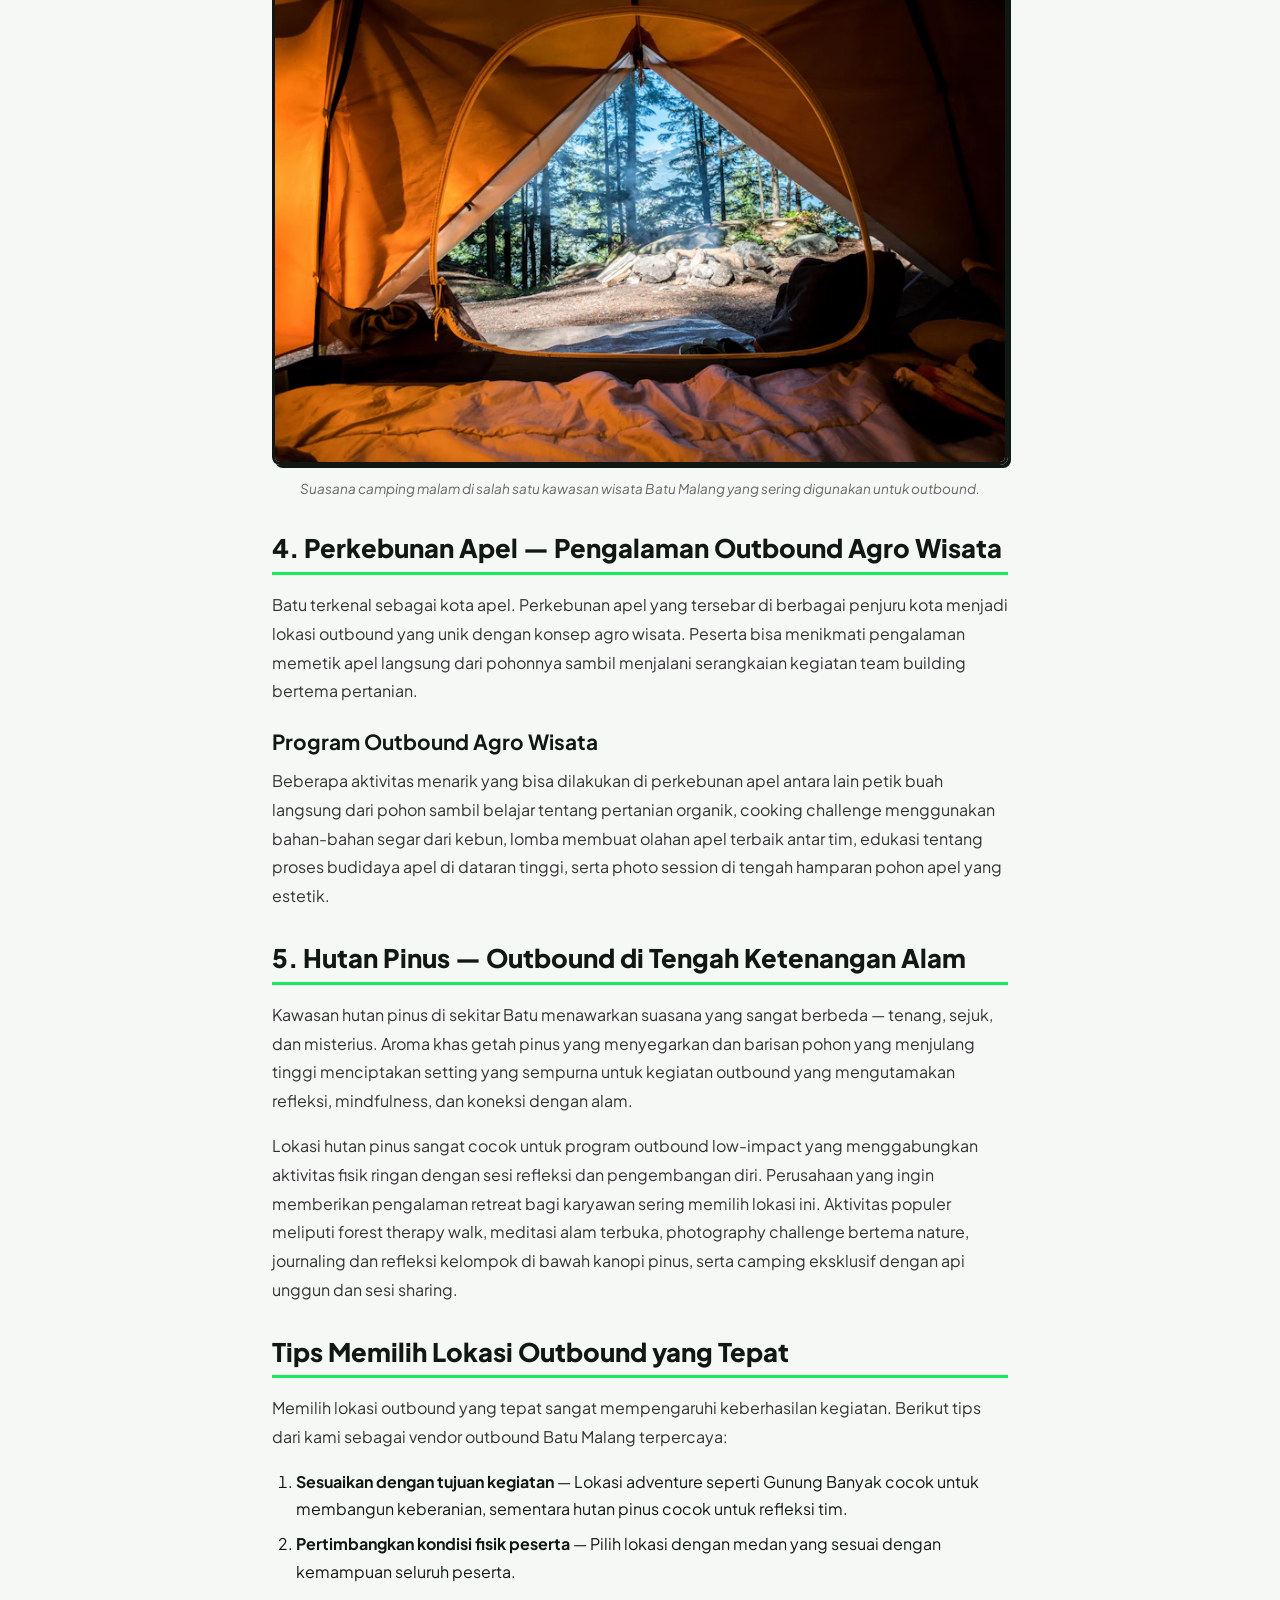
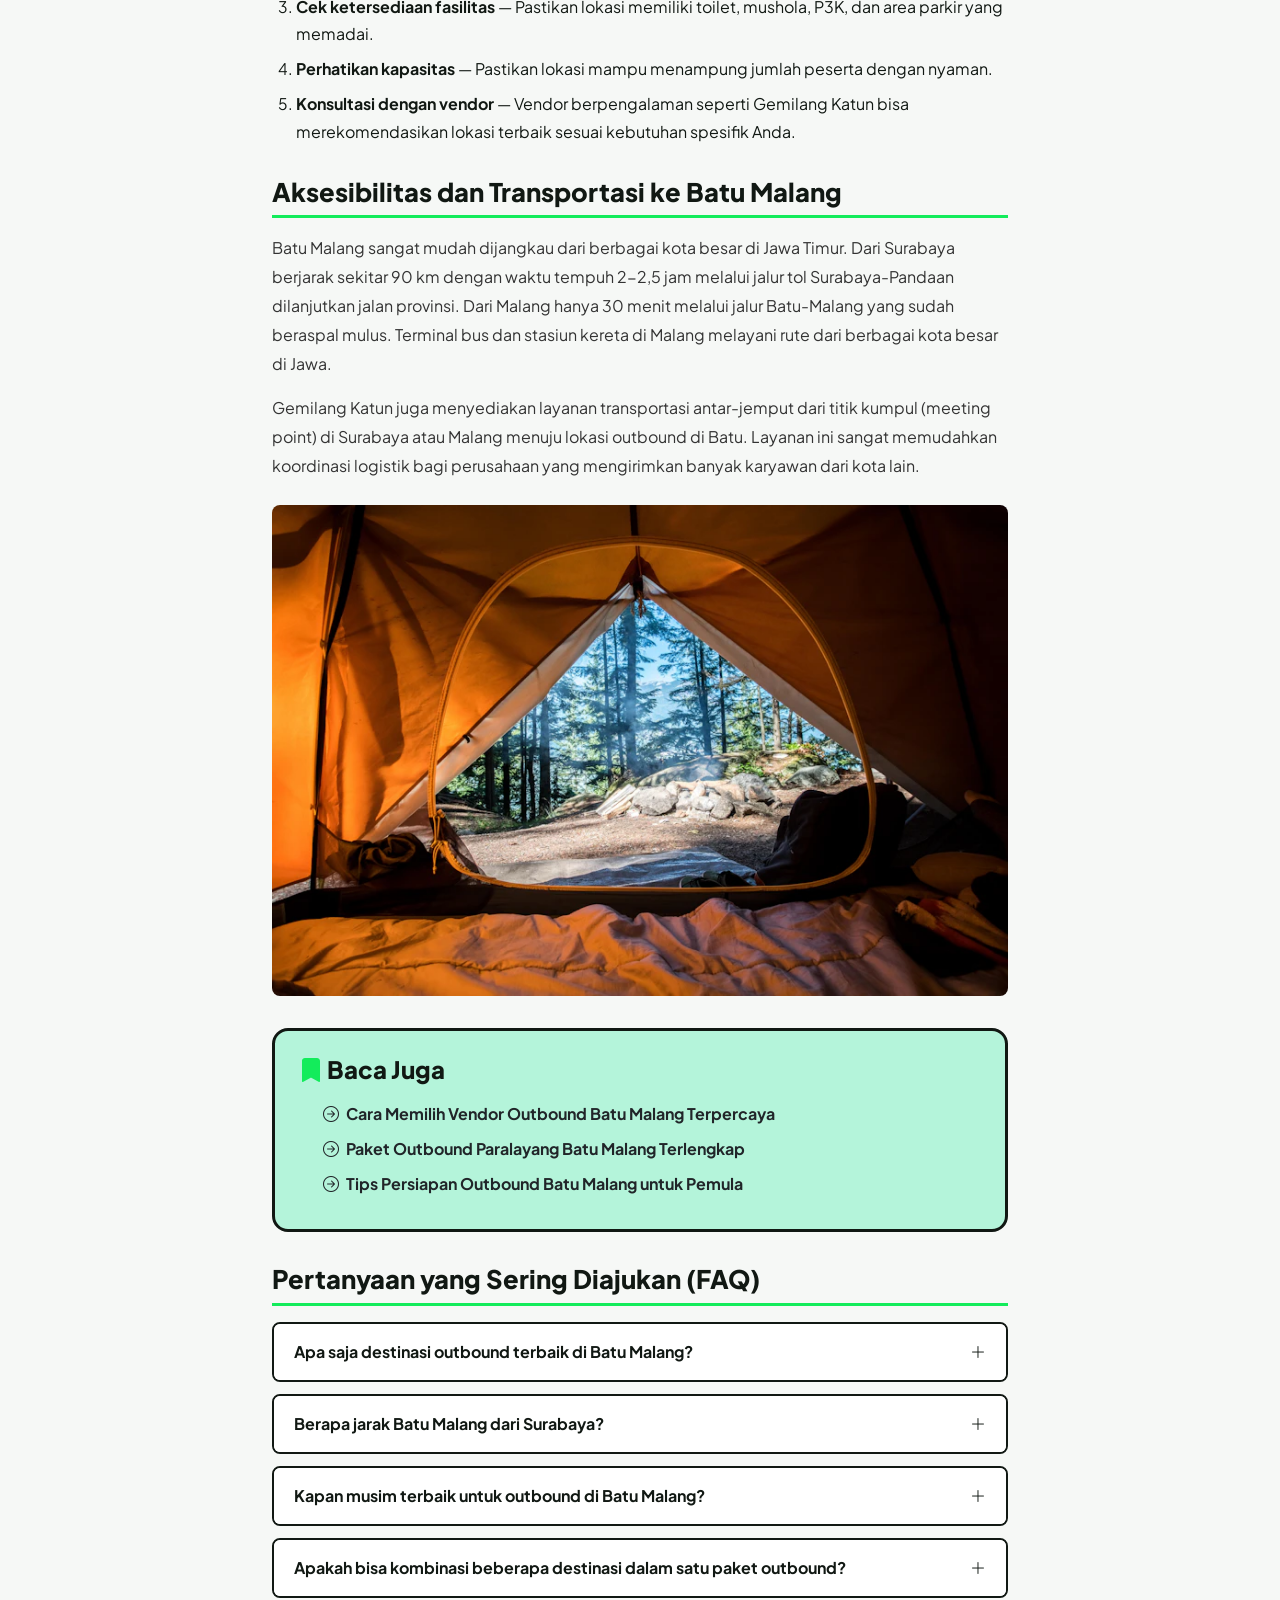
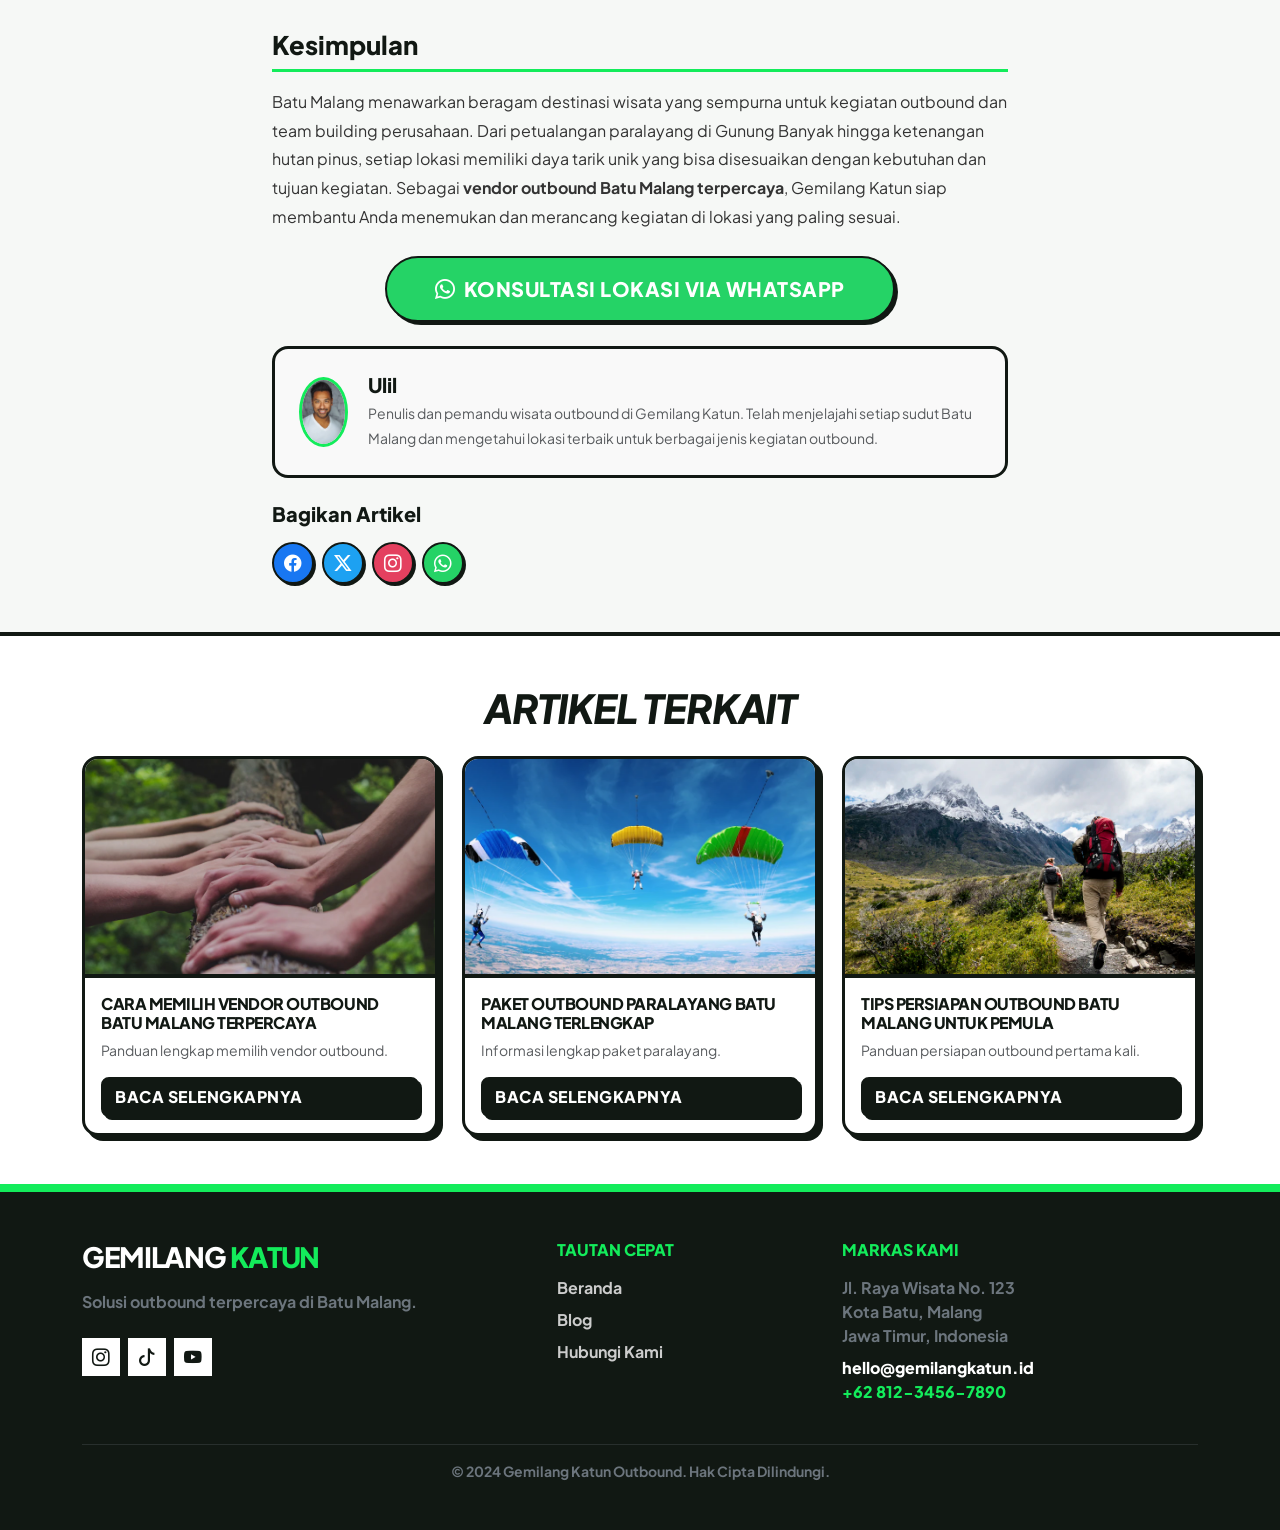
<file: artikel-4.html>
<!DOCTYPE html>
<html lang="id">

<head>
    <meta charset="utf-8">
    <meta name="viewport" content="width=device-width, initial-scale=1.0">
    <title>Destinasi Wisata Batu Malang Terpopuler untuk Outbound [Rekomendasi 2024]</title>
    <meta name="description"
        content="Daftar destinasi wisata Batu Malang terpopuler untuk kegiatan outbound dan team building. Lokasi strategis, pemandangan indah, fasilitas lengkap dari vendor outbound Batu Malang terpercaya.">
    <meta name="keywords"
        content="destinasi wisata batu malang, lokasi outbound batu, tempat outbound malang, vendor outbound batu malang terpercaya, wisata batu malang">
    <meta name="author" content="Ulil">
    <meta name="robots" content="index, follow, max-image-preview:large">
    <link rel="canonical" href="https://gemilangkatun.id/artikel-4.html">
    <meta property="og:type" content="article">
    <meta property="og:title" content="Destinasi Wisata Batu Malang Terpopuler untuk Outbound">
    <meta property="og:description"
        content="Daftar destinasi wisata Batu Malang terpopuler untuk kegiatan outbound dan team building.">
    <meta property="og:url" content="https://gemilangkatun.id/artikel-4.html">
    <meta property="og:site_name" content="Gemilang Katun">
    <meta property="og:image" content="https://gemilangkatun.id/images/wisata-batu-malang.webp">
    <meta property="og:locale" content="id_ID">
    <meta property="article:author" content="Ulil">
    <meta property="article:published_time" content="2024-12-05T08:00:00+07:00">
    <meta name="twitter:card" content="summary_large_image">
    <meta name="twitter:title" content="Destinasi Wisata Batu Malang Terpopuler untuk Outbound">
    <meta name="twitter:image" content="https://gemilangkatun.id/images/wisata-batu-malang.webp">
    <meta name="geo.region" content="ID-JI">
    <meta name="geo.placename" content="Batu, Malang">
    <meta name="geo.position" content="-7.882;112.523">
    <meta name="ICBM" content="-7.882, 112.523">
    <link rel="icon" type="image/svg+xml" href="images/favicon.svg">
    <link rel="preconnect" href="https://cdn.jsdelivr.net" crossorigin>
    <link rel="preconnect" href="https://fonts.googleapis.com">
    <link rel="preconnect" href="https://fonts.gstatic.com" crossorigin>
    <link href="https://cdn.jsdelivr.net/npm/bootstrap@5.3.3/dist/css/bootstrap.min.css" rel="stylesheet">
    <link href="https://cdn.jsdelivr.net/npm/bootstrap-icons@1.11.3/font/bootstrap-icons.min.css" rel="stylesheet">
    <link href="style.css" rel="stylesheet">
    <script
        type="application/ld+json">{"@context":"https://schema.org","@type":"Article","headline":"Destinasi Wisata Batu Malang Terpopuler untuk Outbound","description":"Daftar destinasi wisata terpopuler untuk kegiatan outbound di Batu Malang.","image":"https://gemilangkatun.id/images/wisata-batu-malang.webp","author":{"@type":"Person","name":"Ulil"},"publisher":{"@type":"Organization","name":"Gemilang Katun","logo":{"@type":"ImageObject","url":"https://gemilangkatun.id/images/favicon.svg"}},"datePublished":"2024-12-05","dateModified":"2024-12-12","mainEntityOfPage":{"@type":"WebPage","@id":"https://gemilangkatun.id/artikel-4.html"}}</script>
    <script
        type="application/ld+json">{"@context":"https://schema.org","@type":"BreadcrumbList","itemListElement":[{"@type":"ListItem","position":1,"name":"Beranda","item":"https://gemilangkatun.id/"},{"@type":"ListItem","position":2,"name":"Blog","item":"https://gemilangkatun.id/blog.html"},{"@type":"ListItem","position":3,"name":"Destinasi Wisata Batu Malang untuk Outbound","item":"https://gemilangkatun.id/artikel-4.html"}]}</script>
    <script
        type="application/ld+json">{"@context":"https://schema.org","@type":"FAQPage","mainEntity":[{"@type":"Question","name":"Apa saja destinasi outbound terbaik di Batu Malang?","acceptedAnswer":{"@type":"Answer","text":"Destinasi terbaik meliputi Gunung Banyak (paralayang), Coban Rondo (air terjun), Selecta Resort, area perkebunan apel, dan kawasan hutan pinus Songgon. Masing-masing menawarkan pengalaman outbound yang unik."}},{"@type":"Question","name":"Berapa jarak Batu Malang dari Surabaya?","acceptedAnswer":{"@type":"Answer","text":"Jarak Batu dari Surabaya sekitar 90 km dengan waktu tempuh 2-2,5 jam melalui jalur tol dan jalan provinsi. Aksesibilitas yang mudah menjadikan Batu pilihan favorit untuk destinasi outbound perusahaan di Jawa Timur."}},{"@type":"Question","name":"Kapan musim terbaik untuk outbound di Batu Malang?","acceptedAnswer":{"@type":"Answer","text":"Musim terbaik adalah April-Oktober (musim kemarau) saat cuaca cerah dan minim hujan. Suhu di Batu berkisar 15-25°C sepanjang tahun sehingga nyaman untuk aktivitas outdoor kapan saja."}}]}</script>
</head>

<body>
    <nav class="navbar navbar-expand-lg navbar-neo sticky-top">
        <div class="container"><a class="navbar-brand d-flex align-items-center gap-2" href="index.html"><span
                    class="brand-icon"><i class="bi bi-rocket-takeoff-fill fs-5"></i></span> Gemilang Katun</a><button
                class="navbar-toggler border-2 border-dark" type="button" data-bs-toggle="offcanvas"
                data-bs-target="#mobileMenu" aria-label="Toggle navigasi"><span
                    class="navbar-toggler-icon"></span></button>
            <div class="collapse navbar-collapse">
                <ul class="navbar-nav mx-auto gap-1">
                    <li class="nav-item"><a class="nav-link" href="index.html">Beranda</a></li>
                    <li class="nav-item"><a class="nav-link active" href="blog.html">Blog</a></li>
                </ul><a href="https://wa.me/6281234567890?text=Halo%20saya%20ingin%20booking%20outbound"
                    class="btn neo-btn neo-btn-primary rounded-pill px-4 py-2" target="_blank"
                    rel="noopener noreferrer"><i class="bi bi-whatsapp"></i> Booking Sekarang</a>
            </div>
        </div>
    </nav>
    <div class="offcanvas offcanvas-end offcanvas-neo" tabindex="-1" id="mobileMenu">
        <div class="offcanvas-header">
            <h5 class="offcanvas-title fw-800">Menu</h5><button type="button" class="btn-close"
                data-bs-dismiss="offcanvas" aria-label="Tutup"></button>
        </div>
        <div class="offcanvas-body">
            <ul class="navbar-nav">
                <li class="nav-item"><a class="nav-link" href="index.html">Beranda</a></li>
                <li class="nav-item"><a class="nav-link active" href="blog.html">Blog</a></li>
            </ul><a href="https://wa.me/6281234567890" class="btn neo-btn neo-btn-primary w-100 mt-4 py-3 rounded-pill"
                target="_blank" rel="noopener noreferrer"><i class="bi bi-whatsapp"></i> Booking Sekarang</a>
        </div>
    </div>

    <main>
        <div class="container pt-3">
            <nav aria-label="breadcrumb">
                <ol class="breadcrumb small fw-bold">
                    <li class="breadcrumb-item"><a href="index.html" class="text-decoration-none">Beranda</a></li>
                    <li class="breadcrumb-item"><a href="blog.html" class="text-decoration-none">Blog</a></li>
                    <li class="breadcrumb-item active">Destinasi Wisata Batu Malang</li>
                </ol>
            </nav>
        </div>

        <article class="container py-4">
            <div class="row justify-content-center">
                <div class="col-lg-8">
                    <div class="article-content">
                        <h1 class="fw-900 text-uppercase tracking-tighter mb-3"
                            style="font-size:2.2rem;line-height:1.1;">Destinasi Wisata Batu Malang Terpopuler untuk
                            Outbound: Rekomendasi Lokasi Terbaik</h1>
                        <div class="d-flex align-items-center gap-3 mb-4 text-muted small fw-bold"><span><i
                                    class="bi bi-person-fill"></i> Ulil</span><span><i class="bi bi-calendar3"></i> 5
                                Desember 2024</span><span><i class="bi bi-clock"></i> 9 menit baca</span></div>
                        <img src="images/wisata-batu-malang.webp"
                            alt="Pemandangan wisata Batu Malang dengan gunung dan perkebunan" class="article-img"
                            width="800" height="500" loading="eager">
                        <p class="img-caption">Panorama keindahan alam Batu Malang yang menjadi daya tarik utama
                            destinasi outbound.</p>

                        <div class="toc-container" id="toc">
                            <div class="toc-title" onclick="toggleTOC()">📋 Daftar Isi <i class="bi bi-chevron-down"
                                    id="tocIcon"></i></div>
                            <ul class="toc-list" id="tocList"></ul>
                        </div>

                        <p>Kota Batu, yang terletak di dataran tinggi Malang, Jawa Timur, adalah salah satu destinasi
                            outbound paling diminati di Indonesia. Dengan ketinggian 700-1.700 mdpl, suhu sejuk
                            rata-rata 15-25°C, dan pemandangan alam pegunungan yang memukau, Batu menawarkan pengalaman
                            outbound yang tak tertandingi. Sebagai <strong>vendor outbound Batu Malang
                                terpercaya</strong>, Gemilang Katun telah mengeksplorasi dan menggunakan berbagai lokasi
                            terbaik di kawasan ini untuk kegiatan outbound klien.</p>

                        <p>Artikel ini menyajikan rekomendasi destinasi wisata terpopuler di Batu Malang yang ideal
                            untuk kegiatan outbound, team building, dan gathering perusahaan. Setiap lokasi memiliki
                            keunikan dan keunggulan masing-masing yang bisa disesuaikan dengan tujuan dan tema kegiatan
                            Anda.</p>

                        <h2 id="gunung-banyak">1. Gunung Banyak — Surga Paralayang dan Outbound Adventure</h2>
                        <p>Gunung Banyak merupakan destinasi ikonik untuk outbound di Batu Malang. Terletak di
                            ketinggian sekitar 1.300 mdpl, lokasi ini terkenal sebagai spot paralayang terbaik di Jawa
                            Timur. Selain paralayang, area sekitar Gunung Banyak juga ideal untuk berbagai aktivitas
                            outbound adventure seperti hiking, high rope, dan camping.</p>

                        <h3 id="gb-keunggulan">Keunggulan Gunung Banyak</h3>
                        <ul>
                            <li><strong>Panorama 360 derajat</strong> yang memperlihatkan seluruh Kota Batu, Gunung
                                Arjuno, dan pegunungan sekitarnya</li>
                            <li><strong>Fasilitas paralayang</strong> yang sudah lengkap dengan standar keselamatan
                                internasional FASI</li>
                            <li><strong>Area luas</strong> yang mampu menampung kegiatan outbound dengan peserta hingga
                                200 orang</li>
                            <li><strong>Aksesibilitas baik</strong> dengan jalan yang sudah beraspal hingga ke lokasi
                                take-off</li>
                        </ul>
                        <p>Gemilang Katun menyediakan paket outbound khusus di Gunung Banyak yang mengkombinasikan
                            paralayang tandem dengan games team building. Paket ini menjadi salah satu yang paling
                            diminati oleh perusahaan-perusahaan besar dari Surabaya dan Jakarta.</p>

                        <h2 id="coban-rondo">2. Coban Rondo — Air Terjun Eksotis untuk Outbound Alam</h2>
                        <p>Coban Rondo adalah air terjun spektakuler setinggi 84 meter yang terletak di Kecamatan Pujon,
                            tidak jauh dari pusat Kota Batu. Kawasan wisata ini telah dilengkapi dengan fasilitas
                            outbound yang memadai, termasuk area camping, flying fox, dan trek hiking yang menantang
                            namun aman.</p>

                        <h3 id="cr-aktivitas">Aktivitas Outbound di Coban Rondo</h3>
                        <p>Kawasan Coban Rondo menawarkan berbagai aktivitas yang sempurna untuk outbound: trekking
                            menyusuri hutan pinus yang rindang menuju air terjun, flying fox sepanjang 200 meter
                            melintasi lembah dengan view air terjun, camping area yang nyaman dengan fasilitas MCK
                            bersih, serta area fun games yang luas dan bertanah datar untuk permainan kelompok.</p>

                        <blockquote>
                            "Suara gemuruh air terjun Coban Rondo menjadi soundtrack alami yang sempurna untuk kegiatan
                            outbound. Kombinasi alam yang asri dengan fasilitas yang memadai menjadikannya salah satu
                            lokasi favorit kami." — Ulil, Koordinator Outbound Gemilang Katun
                        </blockquote>

                        <h2 id="selecta-resort">3. Selecta Resort — Venue Premium untuk Corporate Gathering</h2>
                        <p>Selecta adalah kawasan wisata alam legendaris di Batu yang telah beroperasi sejak era
                            kolonial Belanda. Terletak di ketinggian 1.200 mdpl dengan pemandangan Gunung Arjuno yang
                            megah, Selecta menawarkan fasilitas premium yang cocok untuk corporate gathering dan team
                            building level eksekutif.</p>

                        <p>Selecta dilengkapi dengan taman bunga yang luas dan terawat rapi, kolam renang air pegunungan
                            alami, area outbound dengan berbagai peralatan, ruang meeting dan ballroom untuk sesi
                            indoor, serta akomodasi berupa cottage dan villa yang nyaman. Vendor outbound Batu Malang
                            terpercaya sering merekomendasikan Selecta untuk kegiatan 2 hari 1 malam karena kelengkapan
                            fasilitasnya.</p>

                        <img src="images/camping-activity.webp"
                            alt="Area camping di kawasan wisata Batu Malang untuk outbound" class="article-img"
                            width="800" height="500" loading="lazy">
                        <p class="img-caption">Suasana camping malam di salah satu kawasan wisata Batu Malang yang
                            sering digunakan untuk outbound.</p>

                        <h2 id="kebun-apel">4. Perkebunan Apel — Pengalaman Outbound Agro Wisata</h2>
                        <p>Batu terkenal sebagai kota apel. Perkebunan apel yang tersebar di berbagai penjuru kota
                            menjadi lokasi outbound yang unik dengan konsep agro wisata. Peserta bisa menikmati
                            pengalaman memetik apel langsung dari pohonnya sambil menjalani serangkaian kegiatan team
                            building bertema pertanian.</p>

                        <h3 id="ka-program">Program Outbound Agro Wisata</h3>
                        <p>Beberapa aktivitas menarik yang bisa dilakukan di perkebunan apel antara lain petik buah
                            langsung dari pohon sambil belajar tentang pertanian organik, cooking challenge menggunakan
                            bahan-bahan segar dari kebun, lomba membuat olahan apel terbaik antar tim, edukasi tentang
                            proses budidaya apel di dataran tinggi, serta photo session di tengah hamparan pohon apel
                            yang estetik.</p>

                        <h2 id="hutan-pinus">5. Hutan Pinus — Outbound di Tengah Ketenangan Alam</h2>
                        <p>Kawasan hutan pinus di sekitar Batu menawarkan suasana yang sangat berbeda — tenang, sejuk,
                            dan misterius. Aroma khas getah pinus yang menyegarkan dan barisan pohon yang menjulang
                            tinggi menciptakan setting yang sempurna untuk kegiatan outbound yang mengutamakan refleksi,
                            mindfulness, dan koneksi dengan alam.</p>

                        <p>Lokasi hutan pinus sangat cocok untuk program outbound low-impact yang menggabungkan
                            aktivitas fisik ringan dengan sesi refleksi dan pengembangan diri. Perusahaan yang ingin
                            memberikan pengalaman retreat bagi karyawan sering memilih lokasi ini. Aktivitas populer
                            meliputi forest therapy walk, meditasi alam terbuka, photography challenge bertema nature,
                            journaling dan refleksi kelompok di bawah kanopi pinus, serta camping eksklusif dengan api
                            unggun dan sesi sharing.</p>

                        <h2 id="tips-memilih-lokasi">Tips Memilih Lokasi Outbound yang Tepat</h2>
                        <p>Memilih lokasi outbound yang tepat sangat mempengaruhi keberhasilan kegiatan. Berikut tips
                            dari kami sebagai vendor outbound Batu Malang terpercaya:</p>
                        <ol>
                            <li><strong>Sesuaikan dengan tujuan kegiatan</strong> — Lokasi adventure seperti Gunung
                                Banyak cocok untuk membangun keberanian, sementara hutan pinus cocok untuk refleksi tim.
                            </li>
                            <li><strong>Pertimbangkan kondisi fisik peserta</strong> — Pilih lokasi dengan medan yang
                                sesuai dengan kemampuan seluruh peserta.</li>
                            <li><strong>Cek ketersediaan fasilitas</strong> — Pastikan lokasi memiliki toilet, mushola,
                                P3K, dan area parkir yang memadai.</li>
                            <li><strong>Perhatikan kapasitas</strong> — Pastikan lokasi mampu menampung jumlah peserta
                                dengan nyaman.</li>
                            <li><strong>Konsultasi dengan vendor</strong> — Vendor berpengalaman seperti Gemilang Katun
                                bisa merekomendasikan lokasi terbaik sesuai kebutuhan spesifik Anda.</li>
                        </ol>

                        <h2 id="aksesibilitas">Aksesibilitas dan Transportasi ke Batu Malang</h2>
                        <p>Batu Malang sangat mudah dijangkau dari berbagai kota besar di Jawa Timur. Dari Surabaya
                            berjarak sekitar 90 km dengan waktu tempuh 2-2,5 jam melalui jalur tol Surabaya-Pandaan
                            dilanjutkan jalan provinsi. Dari Malang hanya 30 menit melalui jalur Batu-Malang yang sudah
                            beraspal mulus. Terminal bus dan stasiun kereta di Malang melayani rute dari berbagai kota
                            besar di Jawa.</p>

                        <p>Gemilang Katun juga menyediakan layanan transportasi antar-jemput dari titik kumpul (meeting
                            point) di Surabaya atau Malang menuju lokasi outbound di Batu. Layanan ini sangat memudahkan
                            koordinasi logistik bagi perusahaan yang mengirimkan banyak karyawan dari kota lain.</p>

                        <div class="my-4"><img src="images/promo-banner.webp" alt="Promo wisata outbound Batu Malang"
                                class="w-100 rounded-3" width="800" height="200" loading="lazy"></div>

                        <div class="read-more-section">
                            <h4 class="fw-800 mb-3"><i class="bi bi-bookmark-fill text-primary-neo"></i> Baca Juga</h4>
                            <ul class="list-unstyled mb-0">
                                <li class="mb-2"><a href="artikel-1.html" class="fw-bold text-dark"><i
                                            class="bi bi-arrow-right-circle me-1"></i> Cara Memilih Vendor Outbound Batu
                                        Malang Terpercaya</a></li>
                                <li class="mb-2"><a href="artikel-2.html" class="fw-bold text-dark"><i
                                            class="bi bi-arrow-right-circle me-1"></i> Paket Outbound Paralayang Batu
                                        Malang Terlengkap</a></li>
                                <li><a href="artikel-5.html" class="fw-bold text-dark"><i
                                            class="bi bi-arrow-right-circle me-1"></i> Tips Persiapan Outbound Batu
                                        Malang untuk Pemula</a></li>
                            </ul>
                        </div>

                        <h2 id="faq">Pertanyaan yang Sering Diajukan (FAQ)</h2>
                        <div class="faq-section">
                            <div class="faq-item">
                                <div class="faq-question" onclick="toggleFAQ(this)">Apa saja destinasi outbound terbaik
                                    di Batu Malang? <i class="bi bi-plus-lg"></i></div>
                                <div class="faq-answer">Destinasi terbaik meliputi Gunung Banyak untuk paralayang, Coban
                                    Rondo untuk outbound alam dan air terjun, Selecta Resort untuk corporate gathering
                                    premium, perkebunan apel untuk outbound agro wisata, dan kawasan hutan pinus untuk
                                    retreat dan refleksi tim.</div>
                            </div>
                            <div class="faq-item">
                                <div class="faq-question" onclick="toggleFAQ(this)">Berapa jarak Batu Malang dari
                                    Surabaya? <i class="bi bi-plus-lg"></i></div>
                                <div class="faq-answer">Jarak Batu dari Surabaya sekitar 90 km dengan waktu tempuh 2-2,5
                                    jam melalui jalur tol Surabaya-Pandaan dilanjutkan jalan provinsi. Gemilang Katun
                                    menyediakan layanan transportasi antar-jemput untuk memudahkan peserta dari
                                    Surabaya.</div>
                            </div>
                            <div class="faq-item">
                                <div class="faq-question" onclick="toggleFAQ(this)">Kapan musim terbaik untuk outbound
                                    di Batu Malang? <i class="bi bi-plus-lg"></i></div>
                                <div class="faq-answer">Musim terbaik adalah April-Oktober (musim kemarau) saat cuaca
                                    cerah dan minim hujan. Namun, suhu di Batu berkisar 15-25°C sepanjang tahun sehingga
                                    nyaman untuk aktivitas outdoor kapan saja dengan persiapan yang tepat.</div>
                            </div>
                            <div class="faq-item">
                                <div class="faq-question" onclick="toggleFAQ(this)">Apakah bisa kombinasi beberapa
                                    destinasi dalam satu paket outbound? <i class="bi bi-plus-lg"></i></div>
                                <div class="faq-answer">Tentu! Gemilang Katun menawarkan paket outbound multi-destinasi
                                    yang mengkombinasikan 2-3 lokasi dalam satu kegiatan. Misalnya, paralayang di Gunung
                                    Banyak pagi hari, dilanjutkan team building di Selecta sore hari, dan camping di
                                    hutan pinus malam hari.</div>
                            </div>
                        </div>

                        <h2 id="kesimpulan">Kesimpulan</h2>
                        <p>Batu Malang menawarkan beragam destinasi wisata yang sempurna untuk kegiatan outbound dan
                            team building perusahaan. Dari petualangan paralayang di Gunung Banyak hingga ketenangan
                            hutan pinus, setiap lokasi memiliki daya tarik unik yang bisa disesuaikan dengan kebutuhan
                            dan tujuan kegiatan. Sebagai <strong>vendor outbound Batu Malang terpercaya</strong>,
                            Gemilang Katun siap membantu Anda menemukan dan merancang kegiatan di lokasi yang paling
                            sesuai.</p>

                        <div class="text-center my-4"><a
                                href="https://wa.me/6281234567890?text=Halo%20saya%20ingin%20tanya%20lokasi%20outbound%20di%20Batu"
                                class="btn neo-btn neo-btn-wa rounded-pill px-5 py-3 fs-5" target="_blank"
                                rel="noopener noreferrer"><i class="bi bi-whatsapp"></i> Konsultasi Lokasi via
                                WhatsApp</a></div>

                        <div class="author-profile my-4"><img src="images/author-ulil.webp"
                                alt="Ulil penulis Gemilang Katun" width="70" height="70" loading="lazy">
                            <div>
                                <h5 class="fw-800 mb-1">Ulil</h5>
                                <p class="text-muted small mb-0">Penulis dan pemandu wisata outbound di Gemilang Katun.
                                    Telah menjelajahi setiap sudut Batu Malang dan mengetahui lokasi terbaik untuk
                                    berbagai jenis kegiatan outbound.</p>
                            </div>
                        </div>
                        <div class="my-4">
                            <h5 class="fw-800 mb-3">Bagikan Artikel</h5>
                            <div class="share-buttons d-flex gap-2"><a href="#" class="share-btn-fb"
                                    onclick="shareToFacebook()" aria-label="Facebook"><i
                                        class="bi bi-facebook"></i></a><a href="#" class="share-btn-tw"
                                    onclick="shareToTwitter()" aria-label="Twitter"><i
                                        class="bi bi-twitter-x"></i></a><a href="#" class="share-btn-ig"
                                    onclick="shareToInstagram()" aria-label="Instagram"><i
                                        class="bi bi-instagram"></i></a><a href="#" class="share-btn-wa"
                                    onclick="shareToWhatsApp()" aria-label="WhatsApp"><i class="bi bi-whatsapp"></i></a>
                            </div>
                        </div>
                    </div>
                </div>
            </div>
        </article>

        <section class="py-5 bg-white" style="border-top:4px solid #111813;">
            <div class="container">
                <h2 class="section-heading text-center mb-4">Artikel Terkait</h2>
                <div class="row g-4">
                    <div class="col-md-4">
                        <div class="article-card bg-white">
                            <div class="card-img-wrap"><img src="images/vendor-outbound.webp"
                                    alt="Vendor outbound terpercaya" width="400" height="250" loading="lazy"></div>
                            <div class="card-body p-3">
                                <h3 class="fw-800 fs-6 text-uppercase tracking-tight">Cara Memilih Vendor Outbound Batu
                                    Malang Terpercaya</h3>
                                <p class="text-muted small">Panduan lengkap memilih vendor outbound.</p><a
                                    href="artikel-1.html" class="btn neo-btn neo-btn-dark rounded-3 w-100">Baca
                                    Selengkapnya</a>
                            </div>
                        </div>
                    </div>
                    <div class="col-md-4">
                        <div class="article-card bg-white">
                            <div class="card-img-wrap"><img src="images/paragliding-batu.webp"
                                    alt="Paket paralayang Batu" width="400" height="250" loading="lazy"></div>
                            <div class="card-body p-3">
                                <h3 class="fw-800 fs-6 text-uppercase tracking-tight">Paket Outbound Paralayang Batu
                                    Malang Terlengkap</h3>
                                <p class="text-muted small">Informasi lengkap paket paralayang.</p><a
                                    href="artikel-2.html" class="btn neo-btn neo-btn-dark rounded-3 w-100">Baca
                                    Selengkapnya</a>
                            </div>
                        </div>
                    </div>
                    <div class="col-md-4">
                        <div class="article-card bg-white">
                            <div class="card-img-wrap"><img src="images/tips-outbound.webp" alt="Tips persiapan outbound"
                                    width="400" height="250" loading="lazy"></div>
                            <div class="card-body p-3">
                                <h3 class="fw-800 fs-6 text-uppercase tracking-tight">Tips Persiapan Outbound Batu
                                    Malang untuk Pemula</h3>
                                <p class="text-muted small">Panduan persiapan outbound pertama kali.</p><a
                                    href="artikel-5.html" class="btn neo-btn neo-btn-dark rounded-3 w-100">Baca
                                    Selengkapnya</a>
                            </div>
                        </div>
                    </div>
                </div>
            </div>
        </section>
    </main>

    <footer class="footer-neo py-5">
        <div class="container">
            <div class="row g-4">
                <div class="col-md-6 col-lg-5">
                    <h4 class="fs-3 fw-900 text-uppercase tracking-tighter mb-3">Gemilang <span
                            class="text-primary-neo">Katun</span></h4>
                    <p class="text-secondary fw-bold mb-4" style="max-width:360px;">Solusi outbound terpercaya di Batu
                        Malang.</p>
                    <div class="footer-social d-flex gap-2"><a href="https://instagram.com/gemilangkatun"
                            target="_blank" rel="noopener noreferrer" aria-label="Instagram"><i
                                class="bi bi-instagram"></i></a><a href="https://tiktok.com/@gemilangkatun"
                            target="_blank" rel="noopener noreferrer" aria-label="TikTok"><i
                                class="bi bi-tiktok"></i></a><a href="https://youtube.com/@gemilangkatun"
                            target="_blank" rel="noopener noreferrer" aria-label="YouTube"><i
                                class="bi bi-youtube"></i></a></div>
                </div>
                <div class="col-6 col-lg-3">
                    <h5>Tautan Cepat</h5>
                    <ul class="list-unstyled">
                        <li class="mb-2"><a href="index.html" class="fw-bold">Beranda</a></li>
                        <li class="mb-2"><a href="blog.html" class="fw-bold">Blog</a></li>
                        <li class="mb-2"><a href="https://wa.me/6281234567890" class="fw-bold" target="_blank"
                                rel="noopener noreferrer">Hubungi Kami</a></li>
                    </ul>
                </div>
                <div class="col-6 col-lg-4">
                    <h5>Markas Kami</h5>
                    <p class="fw-bold text-secondary mb-1">Jl. Raya Wisata No. 123<br>Kota Batu, Malang<br>Jawa Timur,
                        Indonesia</p>
                    <p class="fw-800 mt-2 mb-0">hello@gemilangkatun.id</p>
                    <p class="fw-800 text-primary-neo">+62 812-3456-7890</p>
                </div>
            </div>
            <hr class="border-secondary mt-4 mb-3">
            <p class="text-center text-secondary fw-bold small mb-0">&copy; 2024 Gemilang Katun Outbound. Hak Cipta
                Dilindungi.</p>
        </div>
    </footer>

    <div class="floating-actions"><button class="btn-scroll-top" id="scrollTopBtn"
            onclick="window.scrollTo({top:0,behavior:'smooth'})" aria-label="Kembali ke atas"><svg viewBox="0 0 24 24">
                <path d="M7.41 15.41L12 10.83l4.59 4.58L18 14l-6-6-6 6z" />
            </svg></button><a href="https://wa.me/6281234567890?text=Halo%20saya%20ingin%20tanya%20outbound%20Batu"
            class="btn-wa-float" target="_blank" rel="noopener noreferrer" aria-label="Chat WhatsApp"><svg
                viewBox="0 0 24 24">
                <path
                    d="M17.472 14.382c-.297-.149-1.758-.867-2.03-.967-.273-.099-.471-.148-.67.15-.197.297-.767.966-.94 1.164-.173.199-.347.223-.644.075-.297-.15-1.255-.463-2.39-1.475-.883-.788-1.48-1.761-1.653-2.059-.173-.297-.018-.458.13-.606.134-.133.298-.347.446-.52.149-.174.198-.298.298-.497.099-.198.05-.371-.025-.52-.075-.149-.669-1.612-.916-2.207-.242-.579-.487-.5-.669-.51-.173-.008-.371-.01-.57-.01-.198 0-.52.074-.792.372-.272.297-1.04 1.016-1.04 2.479 0 1.462 1.065 2.875 1.213 3.074.149.198 2.096 3.2 5.077 4.487.709.306 1.262.489 1.694.625.712.227 1.36.195 1.871.118.571-.085 1.758-.719 2.006-1.413.248-.694.248-1.289.173-1.413-.074-.124-.272-.198-.57-.347m-5.421 7.403h-.004a9.87 9.87 0 01-5.031-1.378l-.361-.214-3.741.982.998-3.648-.235-.374a9.86 9.86 0 01-1.51-5.26c.001-5.45 4.436-9.884 9.888-9.884 2.64 0 5.122 1.03 6.988 2.898a9.825 9.825 0 012.893 6.994c-.003 5.45-4.437 9.884-9.885 9.884m8.413-18.297A11.815 11.815 0 0012.05 0C5.495 0 .16 5.335.157 11.892c0 2.096.547 4.142 1.588 5.945L.057 24l6.305-1.654a11.882 11.882 0 005.683 1.448h.005c6.554 0 11.89-5.335 11.893-11.893a11.821 11.821 0 00-3.48-8.413z" />
            </svg></a></div>

    <script src="https://cdn.jsdelivr.net/npm/bootstrap@5.3.3/dist/js/bootstrap.bundle.min.js"></script>
    <script>
        const scrollBtn = document.getElementById('scrollTopBtn'); window.addEventListener('scroll', function () { scrollBtn.classList.toggle('visible', window.scrollY > 400); });
        function generateTOC() { const c = document.querySelector('.article-content'); const h = c.querySelectorAll('h2[id],h3[id]'); const t = document.getElementById('tocList'); h.forEach(e => { const li = document.createElement('li'); li.className = e.tagName === 'H3' ? 'toc-h3' : ''; const a = document.createElement('a'); a.href = '#' + e.id; a.textContent = e.textContent; li.appendChild(a); t.appendChild(li); }); } generateTOC();
        let tocOpen = true; function toggleTOC() { tocOpen = !tocOpen; document.getElementById('tocList').style.display = tocOpen ? 'block' : 'none'; document.getElementById('tocIcon').className = tocOpen ? 'bi bi-chevron-up' : 'bi bi-chevron-down'; }
        function toggleFAQ(el) { const i = el.parentElement; i.classList.toggle('open'); el.querySelector('i').className = i.classList.contains('open') ? 'bi bi-dash-lg' : 'bi bi-plus-lg'; }
        const pageUrl = encodeURIComponent(window.location.href), pageTitle = encodeURIComponent(document.title);
        function shareToFacebook() { window.open('https://www.facebook.com/sharer/sharer.php?u=' + pageUrl, '_blank'); }
        function shareToTwitter() { window.open('https://twitter.com/intent/tweet?url=' + pageUrl + '&text=' + pageTitle, '_blank'); }
        function shareToInstagram() { alert('Salin link ini untuk dibagikan di Instagram:\n' + decodeURIComponent(pageUrl)); }
        function shareToWhatsApp() { window.open('https://wa.me/?text=' + pageTitle + '%20' + pageUrl, '_blank'); }
    </script>
</body>

</html>
</file>
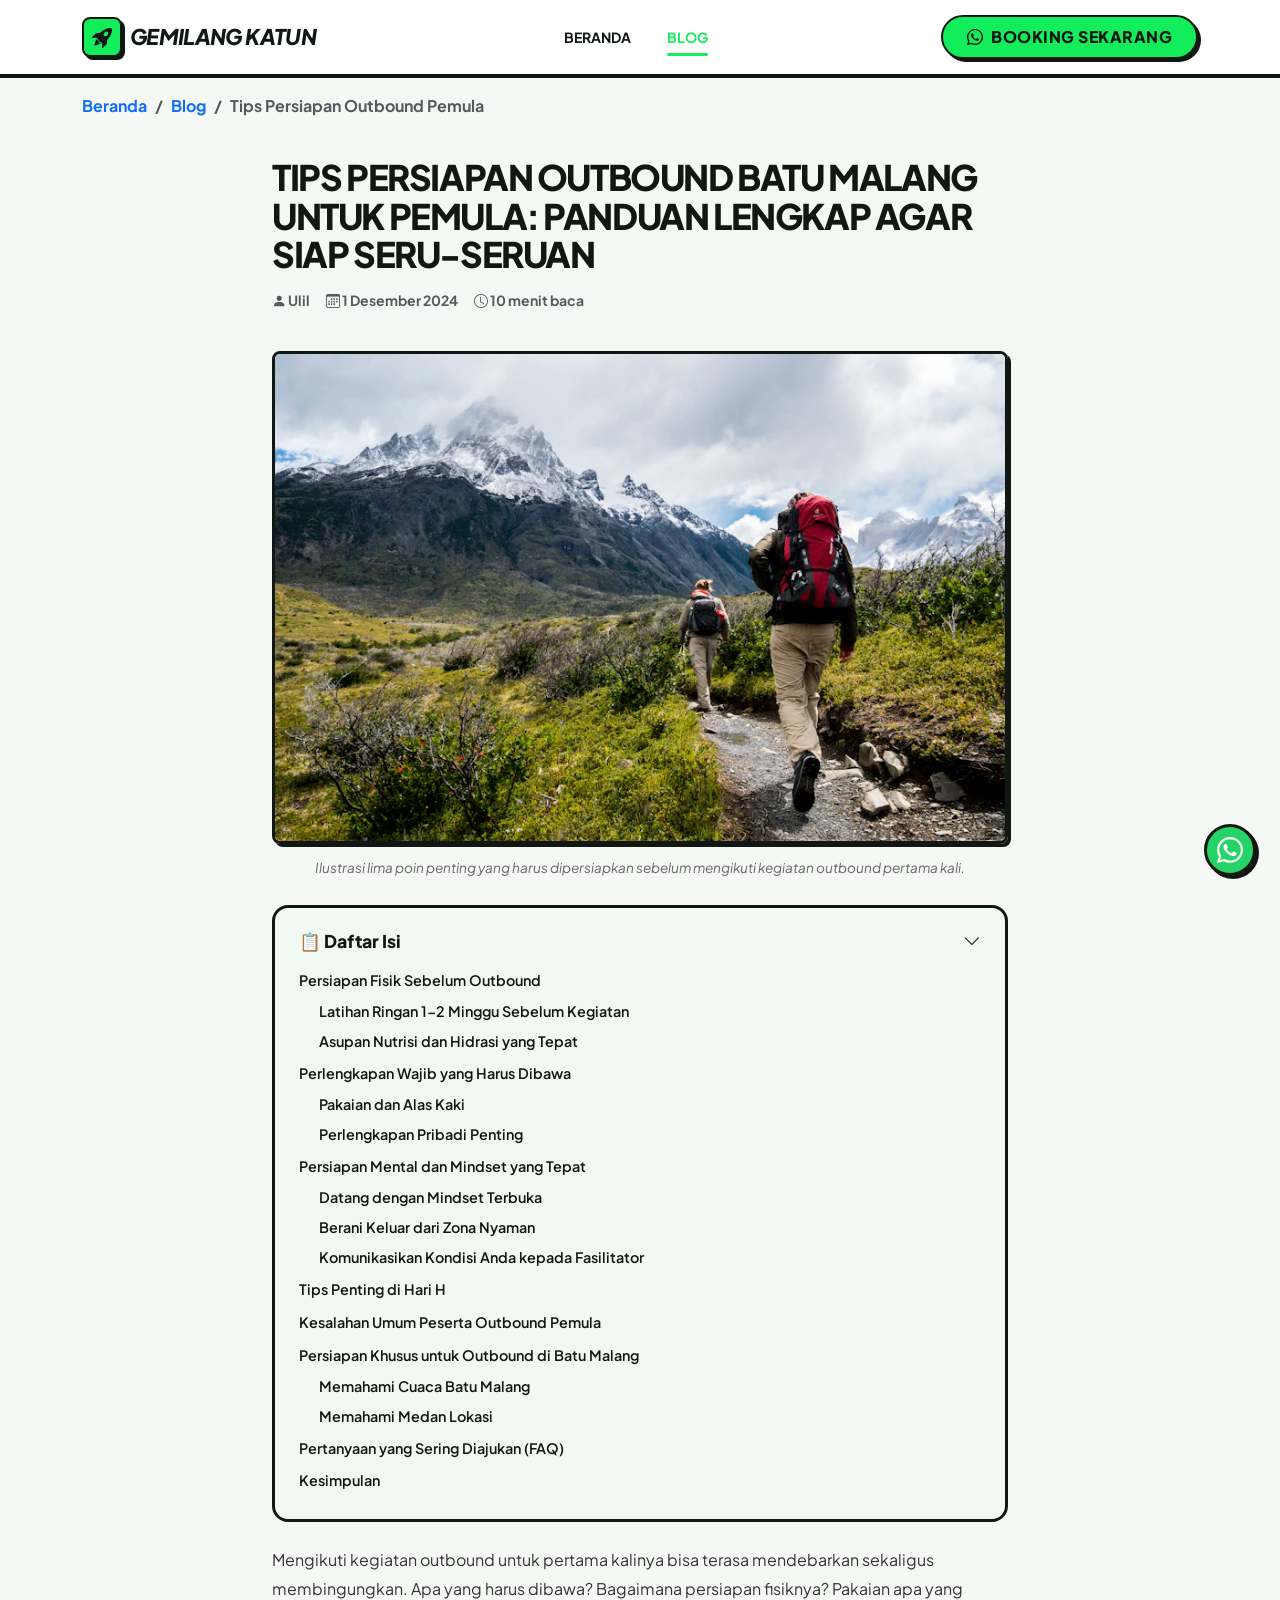
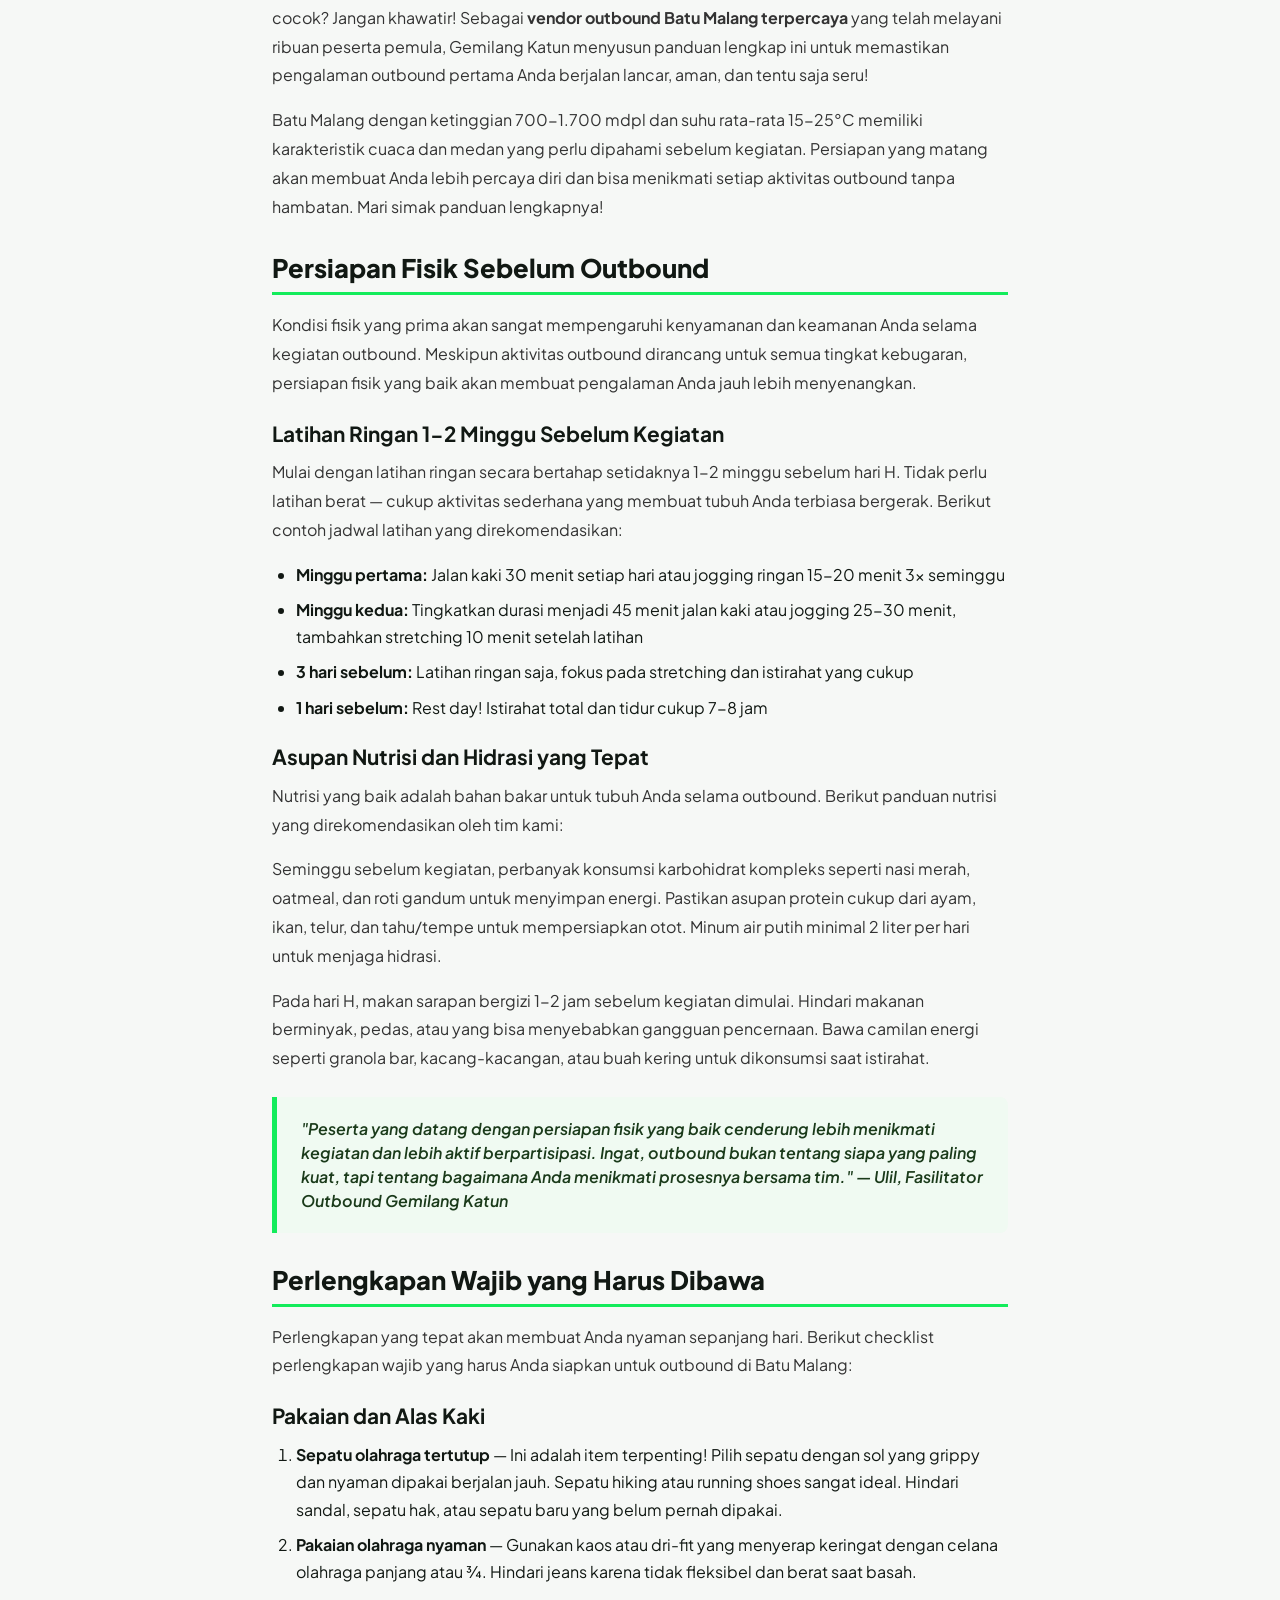
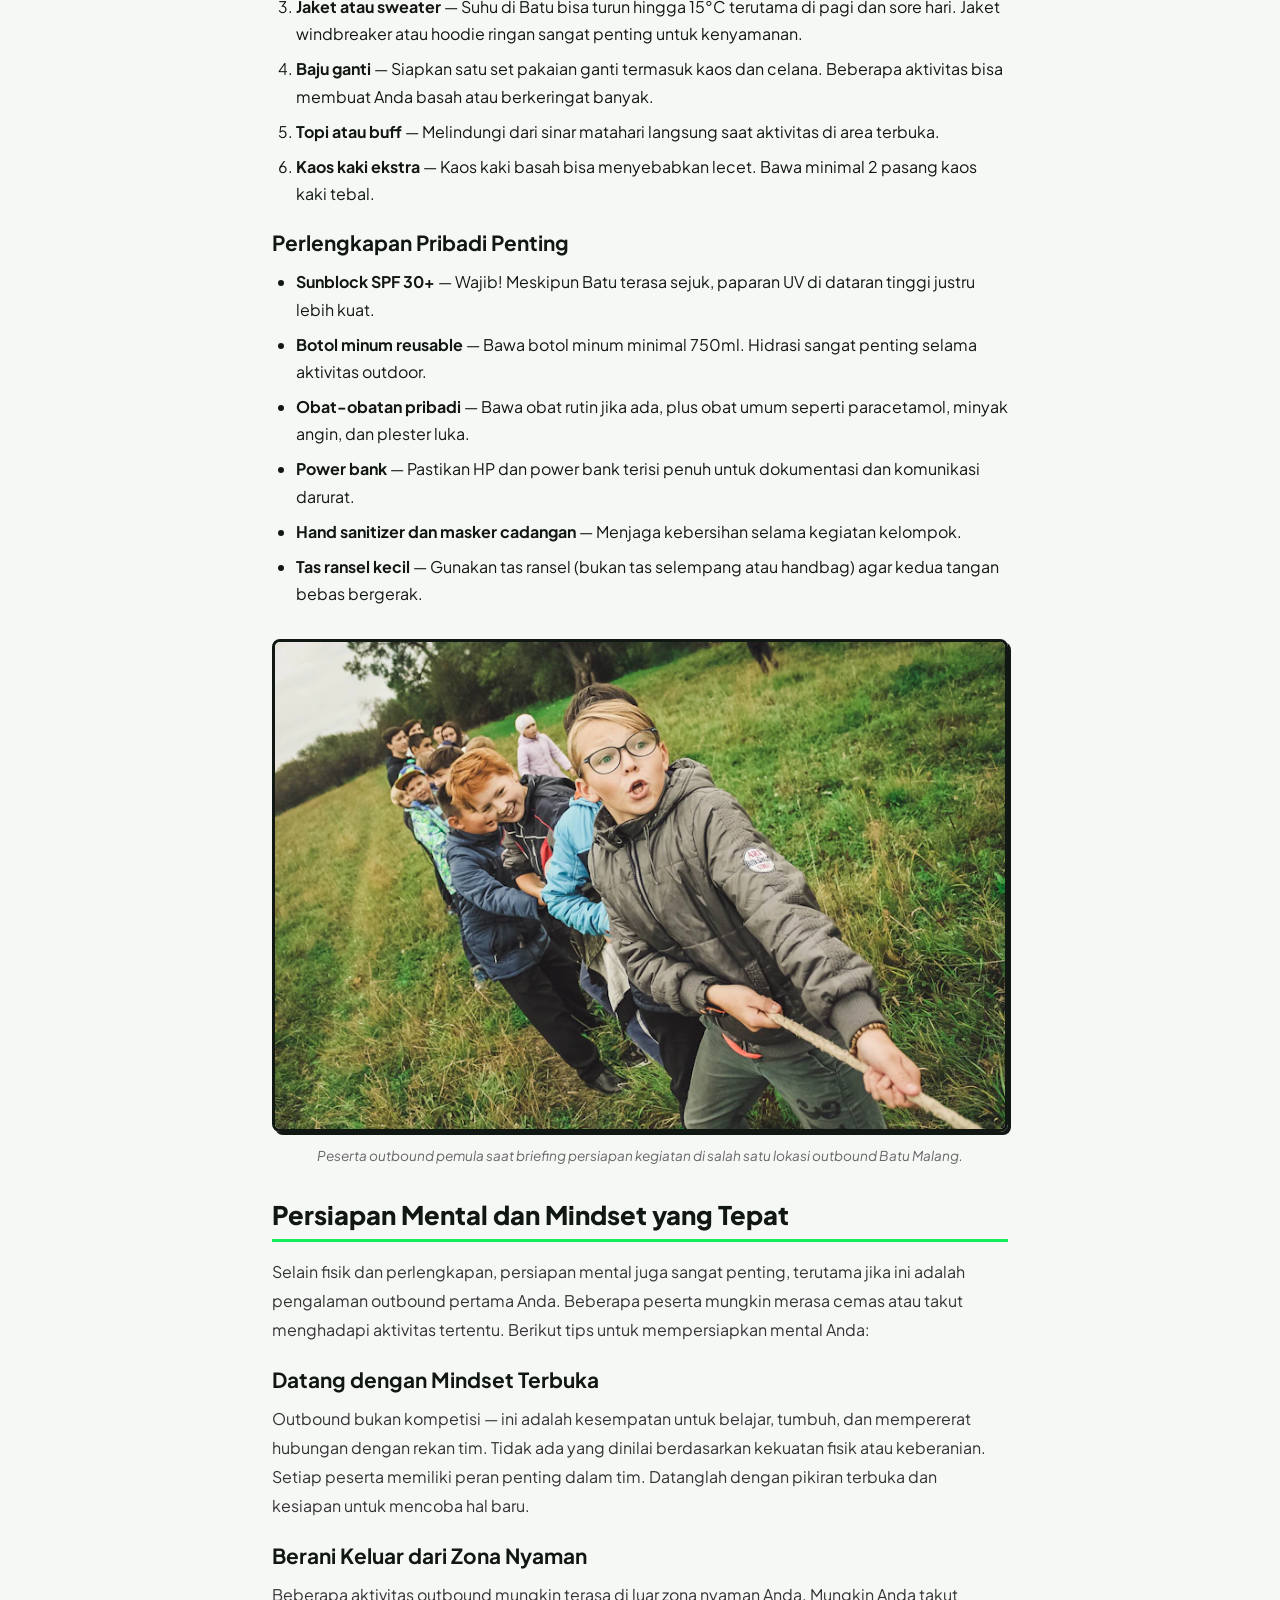
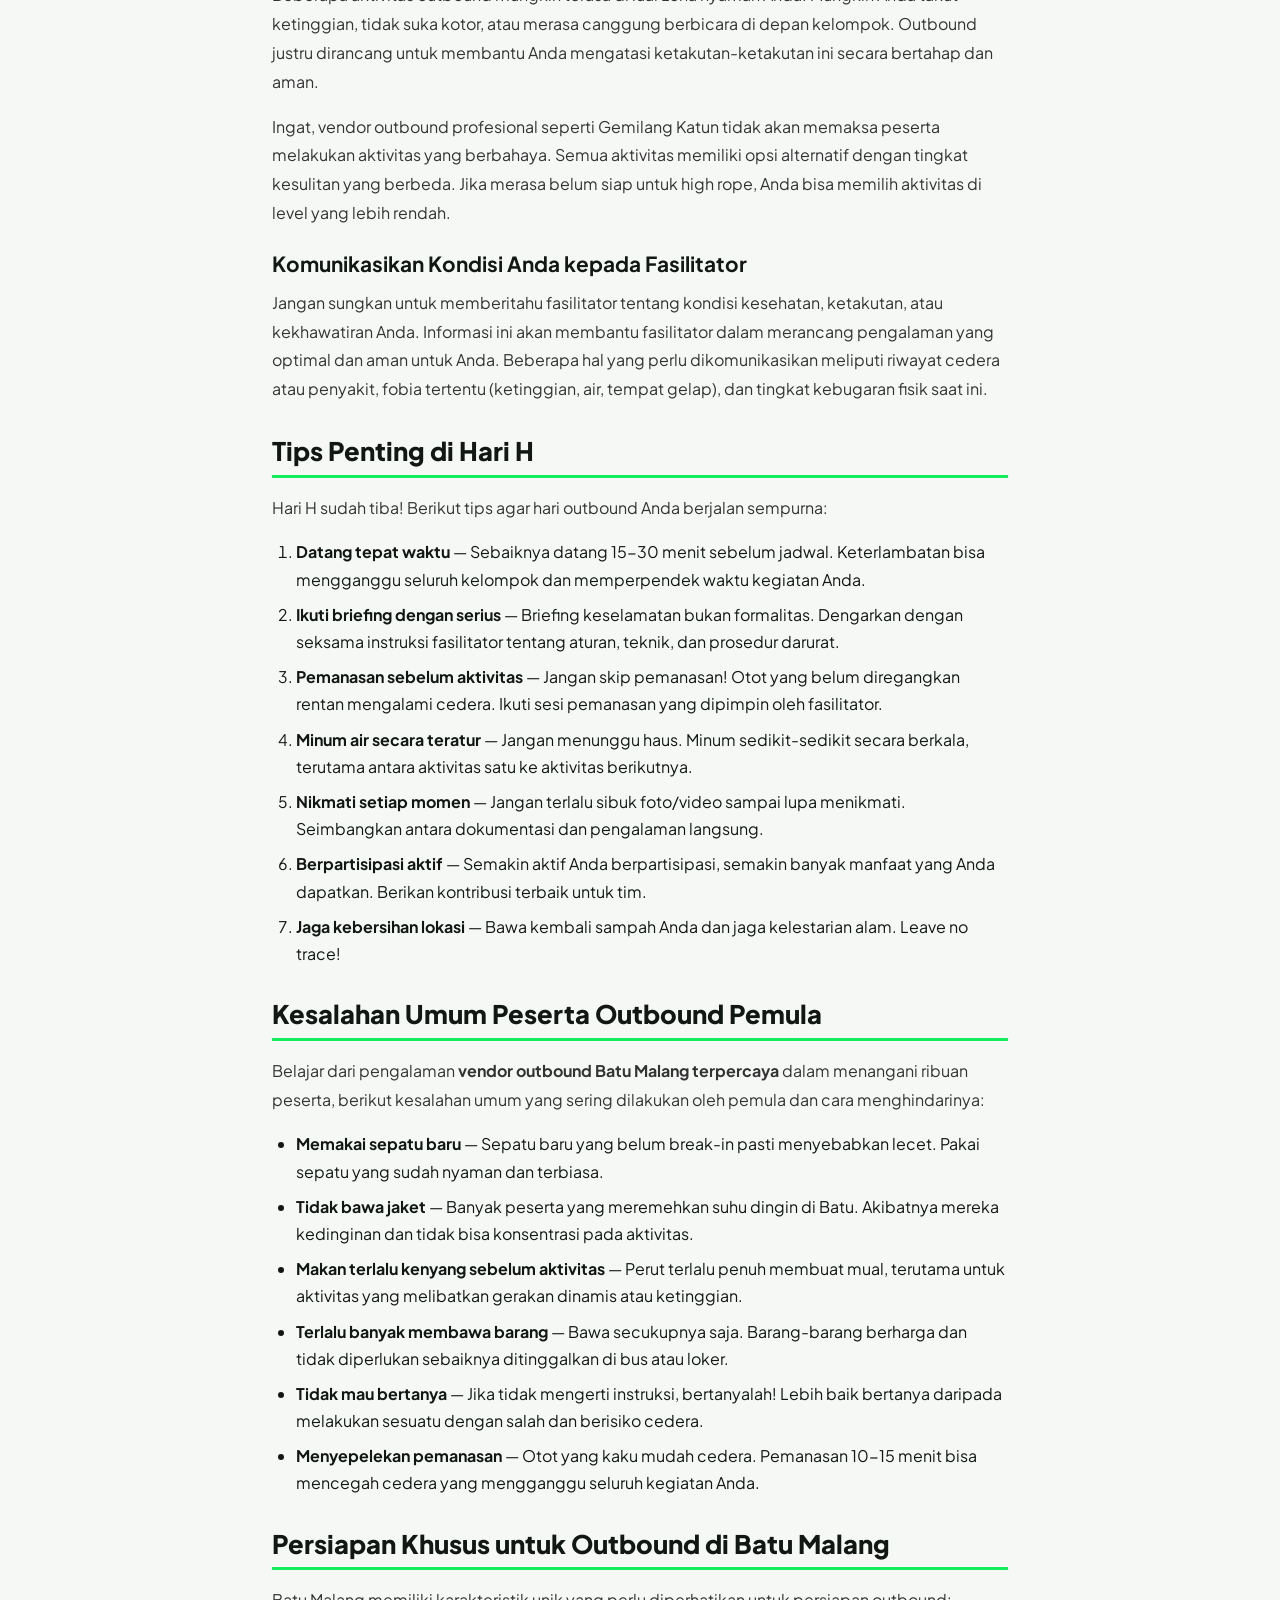
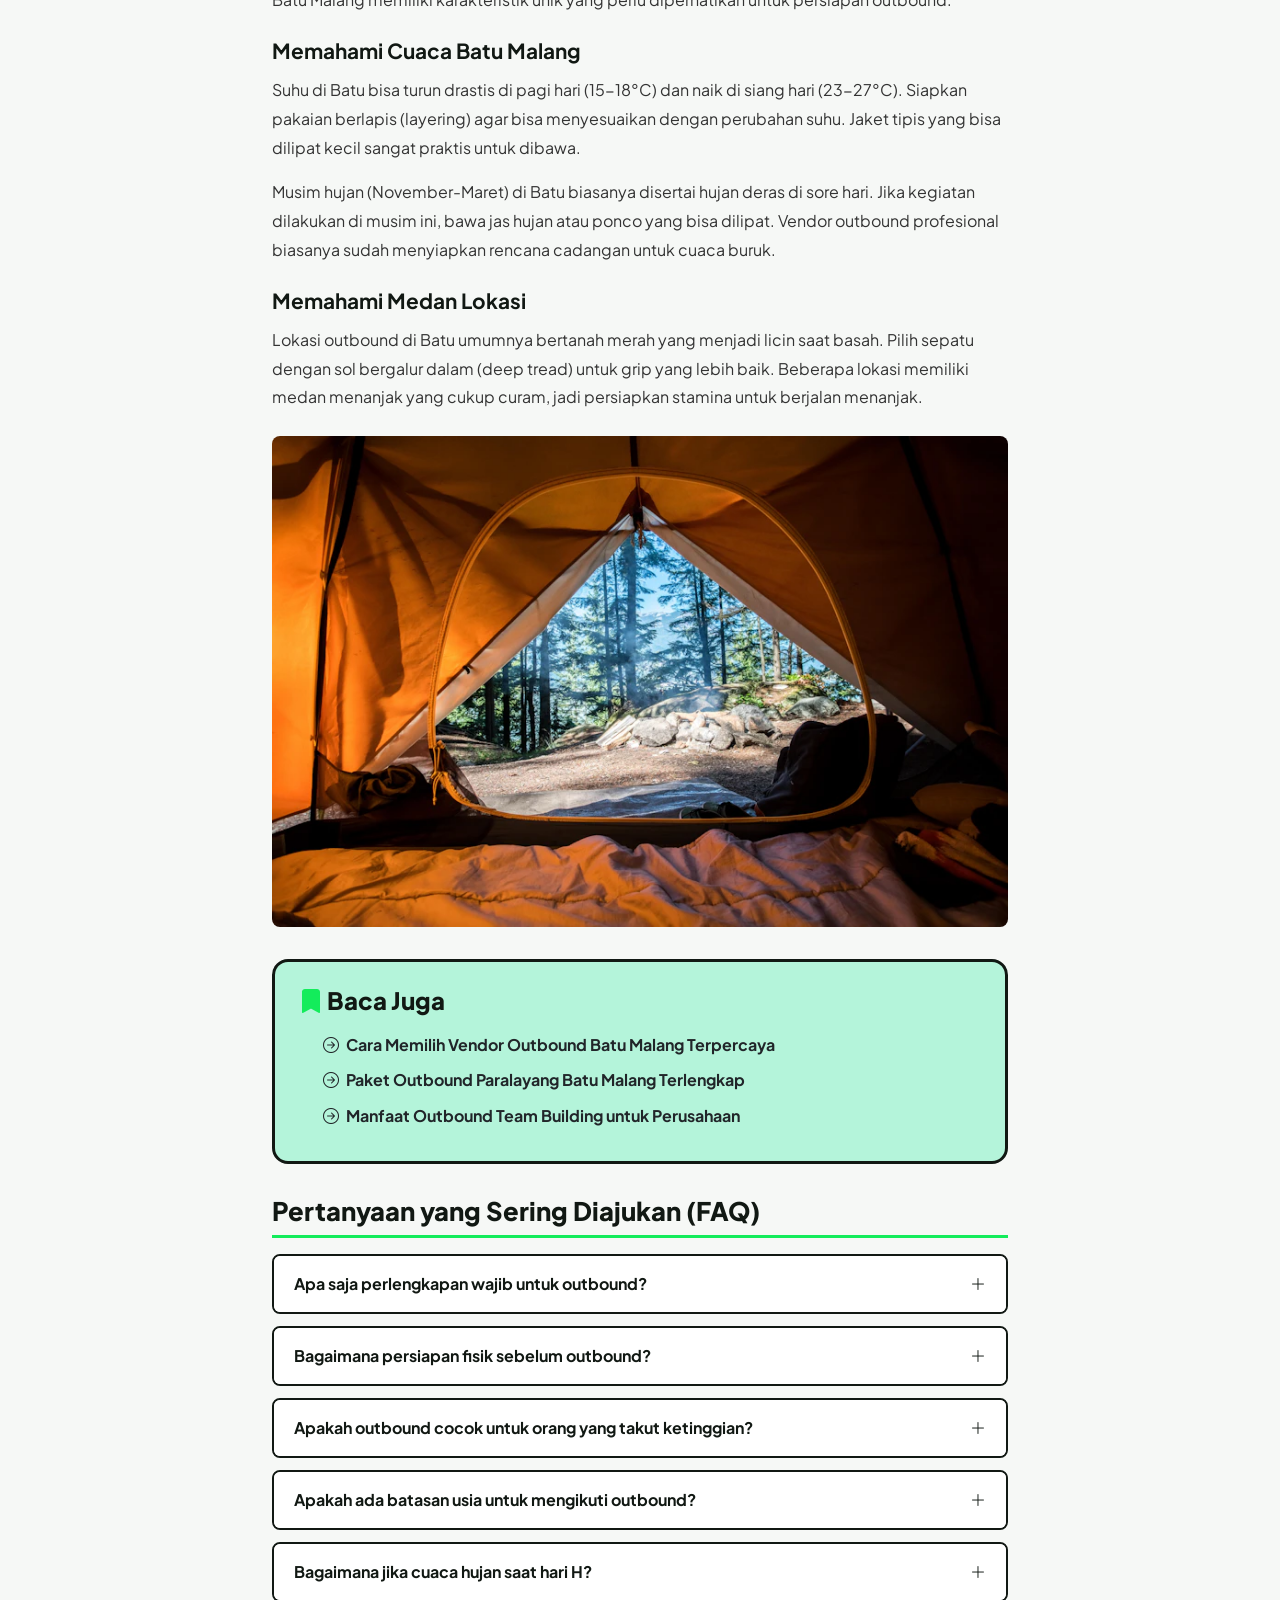
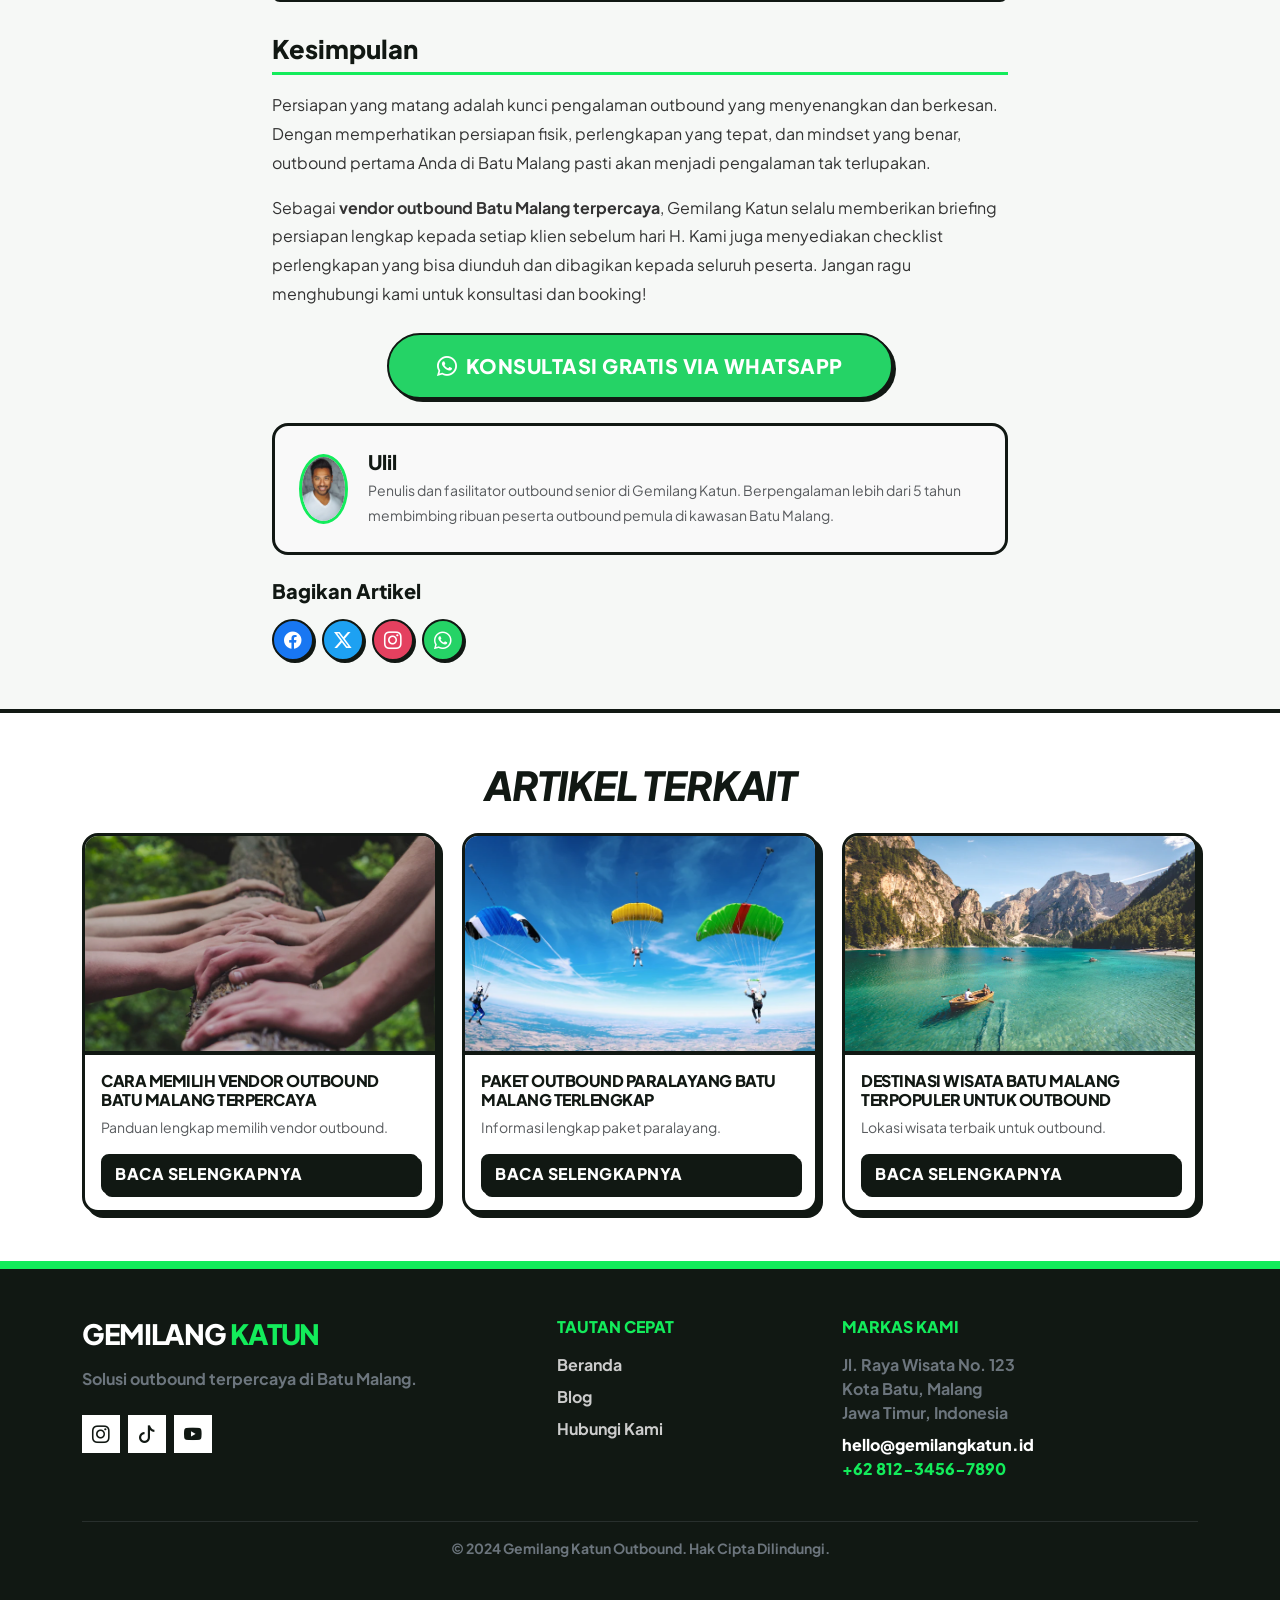
<file: artikel-5.html>
<!DOCTYPE html>
<html lang="id">

<head>
    <meta charset="utf-8">
    <meta name="viewport" content="width=device-width, initial-scale=1.0">
    <title>Tips Persiapan Outbound Batu Malang untuk Pemula [Panduan Lengkap 2024]</title>
    <meta name="description"
        content="Panduan lengkap persiapan outbound Batu Malang untuk pemula. Tips penting, perlengkapan wajib, dan hal-hal yang harus diperhatikan sebelum kegiatan outbound pertama Anda.">
    <meta name="keywords"
        content="tips persiapan outbound, outbound pemula batu malang, persiapan outbound perusahaan, vendor outbound batu malang terpercaya, perlengkapan outbound">
    <meta name="author" content="Ulil">
    <meta name="robots" content="index, follow, max-image-preview:large">
    <link rel="canonical" href="https://gemilangkatun.id/artikel-5.html">
    <meta property="og:type" content="article">
    <meta property="og:title" content="Tips Persiapan Outbound Batu Malang untuk Pemula">
    <meta property="og:description"
        content="Panduan lengkap persiapan outbound Batu Malang untuk pemula. Tips penting dan perlengkapan wajib.">
    <meta property="og:url" content="https://gemilangkatun.id/artikel-5.html">
    <meta property="og:site_name" content="Gemilang Katun">
    <meta property="og:image" content="https://gemilangkatun.id/images/tips-outbound.webp">
    <meta property="og:locale" content="id_ID">
    <meta property="article:author" content="Ulil">
    <meta property="article:published_time" content="2024-12-01T08:00:00+07:00">
    <meta name="twitter:card" content="summary_large_image">
    <meta name="twitter:title" content="Tips Persiapan Outbound Batu Malang untuk Pemula">
    <meta name="twitter:image" content="https://gemilangkatun.id/images/tips-outbound.webp">
    <meta name="geo.region" content="ID-JI">
    <meta name="geo.placename" content="Batu, Malang">
    <meta name="geo.position" content="-7.882;112.523">
    <meta name="ICBM" content="-7.882, 112.523">
    <link rel="icon" type="image/svg+xml" href="images/favicon.svg">
    <link rel="preconnect" href="https://cdn.jsdelivr.net" crossorigin>
    <link rel="preconnect" href="https://fonts.googleapis.com">
    <link rel="preconnect" href="https://fonts.gstatic.com" crossorigin>
    <link href="https://cdn.jsdelivr.net/npm/bootstrap@5.3.3/dist/css/bootstrap.min.css" rel="stylesheet">
    <link href="https://cdn.jsdelivr.net/npm/bootstrap-icons@1.11.3/font/bootstrap-icons.min.css" rel="stylesheet">
    <link href="style.css" rel="stylesheet">
    <script
        type="application/ld+json">{"@context":"https://schema.org","@type":"Article","headline":"Tips Persiapan Outbound Batu Malang untuk Pemula","description":"Panduan lengkap persiapan outbound Batu Malang untuk pemula.","image":"https://gemilangkatun.id/images/tips-outbound.webp","author":{"@type":"Person","name":"Ulil"},"publisher":{"@type":"Organization","name":"Gemilang Katun","logo":{"@type":"ImageObject","url":"https://gemilangkatun.id/images/favicon.svg"}},"datePublished":"2024-12-01","dateModified":"2024-12-10","mainEntityOfPage":{"@type":"WebPage","@id":"https://gemilangkatun.id/artikel-5.html"}}</script>
    <script
        type="application/ld+json">{"@context":"https://schema.org","@type":"BreadcrumbList","itemListElement":[{"@type":"ListItem","position":1,"name":"Beranda","item":"https://gemilangkatun.id/"},{"@type":"ListItem","position":2,"name":"Blog","item":"https://gemilangkatun.id/blog.html"},{"@type":"ListItem","position":3,"name":"Tips Persiapan Outbound untuk Pemula","item":"https://gemilangkatun.id/artikel-5.html"}]}</script>
    <script
        type="application/ld+json">{"@context":"https://schema.org","@type":"FAQPage","mainEntity":[{"@type":"Question","name":"Apa saja perlengkapan wajib untuk outbound?","acceptedAnswer":{"@type":"Answer","text":"Perlengkapan wajib meliputi sepatu olahraga tertutup, pakaian olahraga nyaman, jaket atau sweater (Batu bersuhu dingin), topi atau buff, sunblock SPF 30+, botol minum, obat pribadi, dan power bank. Untuk camping, tambahkan sleeping bag dan senter."}},{"@type":"Question","name":"Bagaimana persiapan fisik sebelum outbound?","acceptedAnswer":{"@type":"Answer","text":"Mulai latihan ringan 1-2 minggu sebelum kegiatan seperti jogging, stretching, atau bersepeda. Istirahat cukup 7-8 jam malam sebelumnya. Makan bergizi seimbang dan minum air putih minimal 2 liter per hari. Hindari begadang dan alkohol."}},{"@type":"Question","name":"Apakah outbound cocok untuk orang yang takut ketinggian?","acceptedAnswer":{"@type":"Answer","text":"Ya, vendor outbound profesional menyediakan aktivitas dengan tingkat kesulitan bervariasi. Peserta yang takut ketinggian bisa memilih aktivitas di ground level seperti fun games dan team building. Tidak ada paksaan untuk mengikuti aktivitas high rope atau paralayang."}}]}</script>
</head>

<body>
    <nav class="navbar navbar-expand-lg navbar-neo sticky-top">
        <div class="container"><a class="navbar-brand d-flex align-items-center gap-2" href="index.html"><span
                    class="brand-icon"><i class="bi bi-rocket-takeoff-fill fs-5"></i></span> Gemilang Katun</a><button
                class="navbar-toggler border-2 border-dark" type="button" data-bs-toggle="offcanvas"
                data-bs-target="#mobileMenu" aria-label="Toggle navigasi"><span
                    class="navbar-toggler-icon"></span></button>
            <div class="collapse navbar-collapse">
                <ul class="navbar-nav mx-auto gap-1">
                    <li class="nav-item"><a class="nav-link" href="index.html">Beranda</a></li>
                    <li class="nav-item"><a class="nav-link active" href="blog.html">Blog</a></li>
                </ul><a href="https://wa.me/6281234567890?text=Halo%20saya%20ingin%20booking%20outbound"
                    class="btn neo-btn neo-btn-primary rounded-pill px-4 py-2" target="_blank"
                    rel="noopener noreferrer"><i class="bi bi-whatsapp"></i> Booking Sekarang</a>
            </div>
        </div>
    </nav>
    <div class="offcanvas offcanvas-end offcanvas-neo" tabindex="-1" id="mobileMenu">
        <div class="offcanvas-header">
            <h5 class="offcanvas-title fw-800">Menu</h5><button type="button" class="btn-close"
                data-bs-dismiss="offcanvas" aria-label="Tutup"></button>
        </div>
        <div class="offcanvas-body">
            <ul class="navbar-nav">
                <li class="nav-item"><a class="nav-link" href="index.html">Beranda</a></li>
                <li class="nav-item"><a class="nav-link active" href="blog.html">Blog</a></li>
            </ul><a href="https://wa.me/6281234567890" class="btn neo-btn neo-btn-primary w-100 mt-4 py-3 rounded-pill"
                target="_blank" rel="noopener noreferrer"><i class="bi bi-whatsapp"></i> Booking Sekarang</a>
        </div>
    </div>

    <main>
        <div class="container pt-3">
            <nav aria-label="breadcrumb">
                <ol class="breadcrumb small fw-bold">
                    <li class="breadcrumb-item"><a href="index.html" class="text-decoration-none">Beranda</a></li>
                    <li class="breadcrumb-item"><a href="blog.html" class="text-decoration-none">Blog</a></li>
                    <li class="breadcrumb-item active">Tips Persiapan Outbound Pemula</li>
                </ol>
            </nav>
        </div>

        <article class="container py-4">
            <div class="row justify-content-center">
                <div class="col-lg-8">
                    <div class="article-content">
                        <h1 class="fw-900 text-uppercase tracking-tighter mb-3"
                            style="font-size:2.2rem;line-height:1.1;">Tips Persiapan Outbound Batu Malang untuk Pemula:
                            Panduan Lengkap Agar Siap Seru-Seruan</h1>
                        <div class="d-flex align-items-center gap-3 mb-4 text-muted small fw-bold"><span><i
                                    class="bi bi-person-fill"></i> Ulil</span><span><i class="bi bi-calendar3"></i> 1
                                Desember 2024</span><span><i class="bi bi-clock"></i> 10 menit baca</span></div>
                        <img src="images/tips-outbound.webp" alt="Tips persiapan outbound Batu Malang untuk pemula"
                            class="article-img" width="800" height="500" loading="eager">
                        <p class="img-caption">Ilustrasi lima poin penting yang harus dipersiapkan sebelum mengikuti
                            kegiatan outbound pertama kali.</p>

                        <div class="toc-container" id="toc">
                            <div class="toc-title" onclick="toggleTOC()">📋 Daftar Isi <i class="bi bi-chevron-down"
                                    id="tocIcon"></i></div>
                            <ul class="toc-list" id="tocList"></ul>
                        </div>

                        <p>Mengikuti kegiatan outbound untuk pertama kalinya bisa terasa mendebarkan sekaligus
                            membingungkan. Apa yang harus dibawa? Bagaimana persiapan fisiknya? Pakaian apa yang cocok?
                            Jangan khawatir! Sebagai <strong>vendor outbound Batu Malang terpercaya</strong> yang telah
                            melayani ribuan peserta pemula, Gemilang Katun menyusun panduan lengkap ini untuk memastikan
                            pengalaman outbound pertama Anda berjalan lancar, aman, dan tentu saja seru!</p>

                        <p>Batu Malang dengan ketinggian 700-1.700 mdpl dan suhu rata-rata 15-25°C memiliki
                            karakteristik cuaca dan medan yang perlu dipahami sebelum kegiatan. Persiapan yang matang
                            akan membuat Anda lebih percaya diri dan bisa menikmati setiap aktivitas outbound tanpa
                            hambatan. Mari simak panduan lengkapnya!</p>

                        <h2 id="persiapan-fisik">Persiapan Fisik Sebelum Outbound</h2>

                        <p>Kondisi fisik yang prima akan sangat mempengaruhi kenyamanan dan keamanan Anda selama
                            kegiatan outbound. Meskipun aktivitas outbound dirancang untuk semua tingkat kebugaran,
                            persiapan fisik yang baik akan membuat pengalaman Anda jauh lebih menyenangkan.</p>

                        <h3 id="latihan-awal">Latihan Ringan 1-2 Minggu Sebelum Kegiatan</h3>
                        <p>Mulai dengan latihan ringan secara bertahap setidaknya 1-2 minggu sebelum hari H. Tidak perlu
                            latihan berat — cukup aktivitas sederhana yang membuat tubuh Anda terbiasa bergerak. Berikut
                            contoh jadwal latihan yang direkomendasikan:</p>
                        <ul>
                            <li><strong>Minggu pertama:</strong> Jalan kaki 30 menit setiap hari atau jogging ringan
                                15-20 menit 3x seminggu</li>
                            <li><strong>Minggu kedua:</strong> Tingkatkan durasi menjadi 45 menit jalan kaki atau
                                jogging 25-30 menit, tambahkan stretching 10 menit setelah latihan</li>
                            <li><strong>3 hari sebelum:</strong> Latihan ringan saja, fokus pada stretching dan
                                istirahat yang cukup</li>
                            <li><strong>1 hari sebelum:</strong> Rest day! Istirahat total dan tidur cukup 7-8 jam</li>
                        </ul>

                        <h3 id="nutrisi-hidrasi">Asupan Nutrisi dan Hidrasi yang Tepat</h3>
                        <p>Nutrisi yang baik adalah bahan bakar untuk tubuh Anda selama outbound. Berikut panduan
                            nutrisi yang direkomendasikan oleh tim kami:</p>
                        <p>Seminggu sebelum kegiatan, perbanyak konsumsi karbohidrat kompleks seperti nasi merah,
                            oatmeal, dan roti gandum untuk menyimpan energi. Pastikan asupan protein cukup dari ayam,
                            ikan, telur, dan tahu/tempe untuk mempersiapkan otot. Minum air putih minimal 2 liter per
                            hari untuk menjaga hidrasi.</p>
                        <p>Pada hari H, makan sarapan bergizi 1-2 jam sebelum kegiatan dimulai. Hindari makanan
                            berminyak, pedas, atau yang bisa menyebabkan gangguan pencernaan. Bawa camilan energi
                            seperti granola bar, kacang-kacangan, atau buah kering untuk dikonsumsi saat istirahat.</p>

                        <blockquote>
                            "Peserta yang datang dengan persiapan fisik yang baik cenderung lebih menikmati kegiatan dan
                            lebih aktif berpartisipasi. Ingat, outbound bukan tentang siapa yang paling kuat, tapi
                            tentang bagaimana Anda menikmati prosesnya bersama tim." — Ulil, Fasilitator Outbound
                            Gemilang Katun
                        </blockquote>

                        <h2 id="perlengkapan-wajib">Perlengkapan Wajib yang Harus Dibawa</h2>

                        <p>Perlengkapan yang tepat akan membuat Anda nyaman sepanjang hari. Berikut checklist
                            perlengkapan wajib yang harus Anda siapkan untuk outbound di Batu Malang:</p>

                        <h3 id="pakaian-sepatu">Pakaian dan Alas Kaki</h3>
                        <ol>
                            <li><strong>Sepatu olahraga tertutup</strong> — Ini adalah item terpenting! Pilih sepatu
                                dengan sol yang grippy dan nyaman dipakai berjalan jauh. Sepatu hiking atau running
                                shoes sangat ideal. Hindari sandal, sepatu hak, atau sepatu baru yang belum pernah
                                dipakai.</li>
                            <li><strong>Pakaian olahraga nyaman</strong> — Gunakan kaos atau dri-fit yang menyerap
                                keringat dengan celana olahraga panjang atau ¾. Hindari jeans karena tidak fleksibel dan
                                berat saat basah.</li>
                            <li><strong>Jaket atau sweater</strong> — Suhu di Batu bisa turun hingga 15°C terutama di
                                pagi dan sore hari. Jaket windbreaker atau hoodie ringan sangat penting untuk
                                kenyamanan.</li>
                            <li><strong>Baju ganti</strong> — Siapkan satu set pakaian ganti termasuk kaos dan celana.
                                Beberapa aktivitas bisa membuat Anda basah atau berkeringat banyak.</li>
                            <li><strong>Topi atau buff</strong> — Melindungi dari sinar matahari langsung saat aktivitas
                                di area terbuka.</li>
                            <li><strong>Kaos kaki ekstra</strong> — Kaos kaki basah bisa menyebabkan lecet. Bawa minimal
                                2 pasang kaos kaki tebal.</li>
                        </ol>

                        <h3 id="perlengkapan-pribadi">Perlengkapan Pribadi Penting</h3>
                        <ul>
                            <li><strong>Sunblock SPF 30+</strong> — Wajib! Meskipun Batu terasa sejuk, paparan UV di
                                dataran tinggi justru lebih kuat.</li>
                            <li><strong>Botol minum reusable</strong> — Bawa botol minum minimal 750ml. Hidrasi sangat
                                penting selama aktivitas outdoor.</li>
                            <li><strong>Obat-obatan pribadi</strong> — Bawa obat rutin jika ada, plus obat umum seperti
                                paracetamol, minyak angin, dan plester luka.</li>
                            <li><strong>Power bank</strong> — Pastikan HP dan power bank terisi penuh untuk dokumentasi
                                dan komunikasi darurat.</li>
                            <li><strong>Hand sanitizer dan masker cadangan</strong> — Menjaga kebersihan selama kegiatan
                                kelompok.</li>
                            <li><strong>Tas ransel kecil</strong> — Gunakan tas ransel (bukan tas selempang atau
                                handbag) agar kedua tangan bebas bergerak.</li>
                        </ul>

                        <img src="images/hero-outbound.webp"
                            alt="Peserta outbound pemula bersiap untuk kegiatan di Batu Malang" class="article-img"
                            width="800" height="500" loading="lazy">
                        <p class="img-caption">Peserta outbound pemula saat briefing persiapan kegiatan di salah satu
                            lokasi outbound Batu Malang.</p>

                        <h2 id="persiapan-mental">Persiapan Mental dan Mindset yang Tepat</h2>

                        <p>Selain fisik dan perlengkapan, persiapan mental juga sangat penting, terutama jika ini adalah
                            pengalaman outbound pertama Anda. Beberapa peserta mungkin merasa cemas atau takut
                            menghadapi aktivitas tertentu. Berikut tips untuk mempersiapkan mental Anda:</p>

                        <h3 id="mindset-terbuka">Datang dengan Mindset Terbuka</h3>
                        <p>Outbound bukan kompetisi — ini adalah kesempatan untuk belajar, tumbuh, dan mempererat
                            hubungan dengan rekan tim. Tidak ada yang dinilai berdasarkan kekuatan fisik atau
                            keberanian. Setiap peserta memiliki peran penting dalam tim. Datanglah dengan pikiran
                            terbuka dan kesiapan untuk mencoba hal baru.</p>

                        <h3 id="zona-nyaman">Berani Keluar dari Zona Nyaman</h3>
                        <p>Beberapa aktivitas outbound mungkin terasa di luar zona nyaman Anda. Mungkin Anda takut
                            ketinggian, tidak suka kotor, atau merasa canggung berbicara di depan kelompok. Outbound
                            justru dirancang untuk membantu Anda mengatasi ketakutan-ketakutan ini secara bertahap dan
                            aman.</p>

                        <p>Ingat, vendor outbound profesional seperti Gemilang Katun tidak akan memaksa peserta
                            melakukan aktivitas yang berbahaya. Semua aktivitas memiliki opsi alternatif dengan tingkat
                            kesulitan yang berbeda. Jika merasa belum siap untuk high rope, Anda bisa memilih aktivitas
                            di level yang lebih rendah.</p>

                        <h3 id="komunikasi-fasilitator">Komunikasikan Kondisi Anda kepada Fasilitator</h3>
                        <p>Jangan sungkan untuk memberitahu fasilitator tentang kondisi kesehatan, ketakutan, atau
                            kekhawatiran Anda. Informasi ini akan membantu fasilitator dalam merancang pengalaman yang
                            optimal dan aman untuk Anda. Beberapa hal yang perlu dikomunikasikan meliputi riwayat cedera
                            atau penyakit, fobia tertentu (ketinggian, air, tempat gelap), dan tingkat kebugaran fisik
                            saat ini.</p>

                        <h2 id="tips-hari-h">Tips Penting di Hari H</h2>

                        <p>Hari H sudah tiba! Berikut tips agar hari outbound Anda berjalan sempurna:</p>

                        <ol>
                            <li><strong>Datang tepat waktu</strong> — Sebaiknya datang 15-30 menit sebelum jadwal.
                                Keterlambatan bisa mengganggu seluruh kelompok dan memperpendek waktu kegiatan Anda.
                            </li>
                            <li><strong>Ikuti briefing dengan serius</strong> — Briefing keselamatan bukan formalitas.
                                Dengarkan dengan seksama instruksi fasilitator tentang aturan, teknik, dan prosedur
                                darurat.</li>
                            <li><strong>Pemanasan sebelum aktivitas</strong> — Jangan skip pemanasan! Otot yang belum
                                diregangkan rentan mengalami cedera. Ikuti sesi pemanasan yang dipimpin oleh
                                fasilitator.</li>
                            <li><strong>Minum air secara teratur</strong> — Jangan menunggu haus. Minum sedikit-sedikit
                                secara berkala, terutama antara aktivitas satu ke aktivitas berikutnya.</li>
                            <li><strong>Nikmati setiap momen</strong> — Jangan terlalu sibuk foto/video sampai lupa
                                menikmati. Seimbangkan antara dokumentasi dan pengalaman langsung.</li>
                            <li><strong>Berpartisipasi aktif</strong> — Semakin aktif Anda berpartisipasi, semakin
                                banyak manfaat yang Anda dapatkan. Berikan kontribusi terbaik untuk tim.</li>
                            <li><strong>Jaga kebersihan lokasi</strong> — Bawa kembali sampah Anda dan jaga kelestarian
                                alam. Leave no trace!</li>
                        </ol>

                        <h2 id="kesalahan-pemula">Kesalahan Umum Peserta Outbound Pemula</h2>

                        <p>Belajar dari pengalaman <strong>vendor outbound Batu Malang terpercaya</strong> dalam
                            menangani ribuan peserta, berikut kesalahan umum yang sering dilakukan oleh pemula dan cara
                            menghindarinya:</p>

                        <ul>
                            <li><strong>Memakai sepatu baru</strong> — Sepatu baru yang belum break-in pasti menyebabkan
                                lecet. Pakai sepatu yang sudah nyaman dan terbiasa.</li>
                            <li><strong>Tidak bawa jaket</strong> — Banyak peserta yang meremehkan suhu dingin di Batu.
                                Akibatnya mereka kedinginan dan tidak bisa konsentrasi pada aktivitas.</li>
                            <li><strong>Makan terlalu kenyang sebelum aktivitas</strong> — Perut terlalu penuh membuat
                                mual, terutama untuk aktivitas yang melibatkan gerakan dinamis atau ketinggian.</li>
                            <li><strong>Terlalu banyak membawa barang</strong> — Bawa secukupnya saja. Barang-barang
                                berharga dan tidak diperlukan sebaiknya ditinggalkan di bus atau loker.</li>
                            <li><strong>Tidak mau bertanya</strong> — Jika tidak mengerti instruksi, bertanyalah! Lebih
                                baik bertanya daripada melakukan sesuatu dengan salah dan berisiko cedera.</li>
                            <li><strong>Menyepelekan pemanasan</strong> — Otot yang kaku mudah cedera. Pemanasan 10-15
                                menit bisa mencegah cedera yang mengganggu seluruh kegiatan Anda.</li>
                        </ul>

                        <h2 id="persiapan-khusus-batu">Persiapan Khusus untuk Outbound di Batu Malang</h2>

                        <p>Batu Malang memiliki karakteristik unik yang perlu diperhatikan untuk persiapan outbound:</p>

                        <h3 id="cuaca-batu">Memahami Cuaca Batu Malang</h3>
                        <p>Suhu di Batu bisa turun drastis di pagi hari (15-18°C) dan naik di siang hari (23-27°C).
                            Siapkan pakaian berlapis (layering) agar bisa menyesuaikan dengan perubahan suhu. Jaket
                            tipis yang bisa dilipat kecil sangat praktis untuk dibawa.</p>
                        <p>Musim hujan (November-Maret) di Batu biasanya disertai hujan deras di sore hari. Jika
                            kegiatan dilakukan di musim ini, bawa jas hujan atau ponco yang bisa dilipat. Vendor
                            outbound profesional biasanya sudah menyiapkan rencana cadangan untuk cuaca buruk.</p>

                        <h3 id="medan-batu">Memahami Medan Lokasi</h3>
                        <p>Lokasi outbound di Batu umumnya bertanah merah yang menjadi licin saat basah. Pilih sepatu
                            dengan sol bergalur dalam (deep tread) untuk grip yang lebih baik. Beberapa lokasi memiliki
                            medan menanjak yang cukup curam, jadi persiapkan stamina untuk berjalan menanjak.</p>

                        <div class="my-4"><img src="images/promo-banner.webp"
                                alt="Promo paket outbound Gemilang Katun untuk pemula" class="w-100 rounded-3"
                                width="800" height="200" loading="lazy"></div>

                        <div class="read-more-section">
                            <h4 class="fw-800 mb-3"><i class="bi bi-bookmark-fill text-primary-neo"></i> Baca Juga</h4>
                            <ul class="list-unstyled mb-0">
                                <li class="mb-2"><a href="artikel-1.html" class="fw-bold text-dark"><i
                                            class="bi bi-arrow-right-circle me-1"></i> Cara Memilih Vendor Outbound Batu
                                        Malang Terpercaya</a></li>
                                <li class="mb-2"><a href="artikel-2.html" class="fw-bold text-dark"><i
                                            class="bi bi-arrow-right-circle me-1"></i> Paket Outbound Paralayang Batu
                                        Malang Terlengkap</a></li>
                                <li><a href="artikel-3.html" class="fw-bold text-dark"><i
                                            class="bi bi-arrow-right-circle me-1"></i> Manfaat Outbound Team Building
                                        untuk Perusahaan</a></li>
                            </ul>
                        </div>

                        <h2 id="faq">Pertanyaan yang Sering Diajukan (FAQ)</h2>
                        <div class="faq-section">
                            <div class="faq-item">
                                <div class="faq-question" onclick="toggleFAQ(this)">Apa saja perlengkapan wajib untuk
                                    outbound? <i class="bi bi-plus-lg"></i></div>
                                <div class="faq-answer">Perlengkapan wajib meliputi sepatu olahraga tertutup, pakaian
                                    olahraga nyaman, jaket atau sweater (Batu bersuhu dingin), topi atau buff, sunblock
                                    SPF 30+, botol minum minimal 750ml, obat pribadi, dan power bank. Untuk kegiatan
                                    camping, tambahkan sleeping bag, senter, dan perlengkapan mandi.</div>
                            </div>
                            <div class="faq-item">
                                <div class="faq-question" onclick="toggleFAQ(this)">Bagaimana persiapan fisik sebelum
                                    outbound? <i class="bi bi-plus-lg"></i></div>
                                <div class="faq-answer">Mulai latihan ringan 1-2 minggu sebelum kegiatan. Jogging 20-30
                                    menit 3x seminggu, stretching setiap hari, dan istirahat cukup 7-8 jam per malam.
                                    Makan bergizi seimbang dan minum air putih minimal 2 liter per hari. Hindari
                                    begadang dan alkohol menjelang hari H.</div>
                            </div>
                            <div class="faq-item">
                                <div class="faq-question" onclick="toggleFAQ(this)">Apakah outbound cocok untuk orang
                                    yang takut ketinggian? <i class="bi bi-plus-lg"></i></div>
                                <div class="faq-answer">Ya! Vendor outbound profesional seperti Gemilang Katun
                                    menyediakan aktivitas dengan tingkat kesulitan bervariasi. Peserta yang takut
                                    ketinggian bisa memilih aktivitas di ground level seperti fun games, team building
                                    challenge, dan trekking ringan. Tidak ada paksaan untuk mengikuti aktivitas high
                                    rope atau paralayang.</div>
                            </div>
                            <div class="faq-item">
                                <div class="faq-question" onclick="toggleFAQ(this)">Apakah ada batasan usia untuk
                                    mengikuti outbound? <i class="bi bi-plus-lg"></i></div>
                                <div class="faq-answer">Secara umum, usia minimal peserta outbound adalah 12 tahun untuk
                                    aktivitas standar. Namun, banyak vendor menyediakan program outbound khusus
                                    anak-anak mulai usia 7 tahun dengan aktivitas yang sudah disesuaikan. Untuk peserta
                                    usia di atas 55 tahun, aktivitas akan disesuaikan dengan kondisi fisik
                                    masing-masing.</div>
                            </div>
                            <div class="faq-item">
                                <div class="faq-question" onclick="toggleFAQ(this)">Bagaimana jika cuaca hujan saat hari
                                    H? <i class="bi bi-plus-lg"></i></div>
                                <div class="faq-answer">Vendor outbound profesional selalu menyiapkan rencana cadangan
                                    (plan B) untuk cuaca buruk. Beberapa aktivitas tetap bisa dilakukan saat gerimis
                                    dengan perlengkapan hujan. Untuk hujan deras, biasanya kegiatan dipindahkan ke area
                                    indoor atau ditunda hingga cuaca membaik. Komunikasikan kekhawatiran Anda dengan
                                    vendor.</div>
                            </div>
                        </div>

                        <h2 id="kesimpulan">Kesimpulan</h2>
                        <p>Persiapan yang matang adalah kunci pengalaman outbound yang menyenangkan dan berkesan. Dengan
                            memperhatikan persiapan fisik, perlengkapan yang tepat, dan mindset yang benar, outbound
                            pertama Anda di Batu Malang pasti akan menjadi pengalaman tak terlupakan.</p>
                        <p>Sebagai <strong>vendor outbound Batu Malang terpercaya</strong>, Gemilang Katun selalu
                            memberikan briefing persiapan lengkap kepada setiap klien sebelum hari H. Kami juga
                            menyediakan checklist perlengkapan yang bisa diunduh dan dibagikan kepada seluruh peserta.
                            Jangan ragu menghubungi kami untuk konsultasi dan booking!</p>

                        <div class="text-center my-4"><a
                                href="https://wa.me/6281234567890?text=Halo%20saya%20ingin%20konsultasi%20outbound%20untuk%20pemula"
                                class="btn neo-btn neo-btn-wa rounded-pill px-5 py-3 fs-5" target="_blank"
                                rel="noopener noreferrer"><i class="bi bi-whatsapp"></i> Konsultasi Gratis via
                                WhatsApp</a></div>

                        <div class="author-profile my-4"><img src="images/author-ulil.webp"
                                alt="Ulil penulis Gemilang Katun" width="70" height="70" loading="lazy">
                            <div>
                                <h5 class="fw-800 mb-1">Ulil</h5>
                                <p class="text-muted small mb-0">Penulis dan fasilitator outbound senior di Gemilang
                                    Katun. Berpengalaman lebih dari 5 tahun membimbing ribuan peserta outbound pemula di
                                    kawasan Batu Malang.</p>
                            </div>
                        </div>
                        <div class="my-4">
                            <h5 class="fw-800 mb-3">Bagikan Artikel</h5>
                            <div class="share-buttons d-flex gap-2"><a href="#" class="share-btn-fb"
                                    onclick="shareToFacebook()" aria-label="Facebook"><i
                                        class="bi bi-facebook"></i></a><a href="#" class="share-btn-tw"
                                    onclick="shareToTwitter()" aria-label="Twitter"><i
                                        class="bi bi-twitter-x"></i></a><a href="#" class="share-btn-ig"
                                    onclick="shareToInstagram()" aria-label="Instagram"><i
                                        class="bi bi-instagram"></i></a><a href="#" class="share-btn-wa"
                                    onclick="shareToWhatsApp()" aria-label="WhatsApp"><i class="bi bi-whatsapp"></i></a>
                            </div>
                        </div>
                    </div>
                </div>
            </div>
        </article>

        <section class="py-5 bg-white" style="border-top:4px solid #111813;">
            <div class="container">
                <h2 class="section-heading text-center mb-4">Artikel Terkait</h2>
                <div class="row g-4">
                    <div class="col-md-4">
                        <div class="article-card bg-white">
                            <div class="card-img-wrap"><img src="images/vendor-outbound.webp"
                                    alt="Vendor outbound terpercaya" width="400" height="250" loading="lazy"></div>
                            <div class="card-body p-3">
                                <h3 class="fw-800 fs-6 text-uppercase tracking-tight">Cara Memilih Vendor Outbound Batu
                                    Malang Terpercaya</h3>
                                <p class="text-muted small">Panduan lengkap memilih vendor outbound.</p><a
                                    href="artikel-1.html" class="btn neo-btn neo-btn-dark rounded-3 w-100">Baca
                                    Selengkapnya</a>
                            </div>
                        </div>
                    </div>
                    <div class="col-md-4">
                        <div class="article-card bg-white">
                            <div class="card-img-wrap"><img src="images/paragliding-batu.webp"
                                    alt="Paket paralayang Batu" width="400" height="250" loading="lazy"></div>
                            <div class="card-body p-3">
                                <h3 class="fw-800 fs-6 text-uppercase tracking-tight">Paket Outbound Paralayang Batu
                                    Malang Terlengkap</h3>
                                <p class="text-muted small">Informasi lengkap paket paralayang.</p><a
                                    href="artikel-2.html" class="btn neo-btn neo-btn-dark rounded-3 w-100">Baca
                                    Selengkapnya</a>
                            </div>
                        </div>
                    </div>
                    <div class="col-md-4">
                        <div class="article-card bg-white">
                            <div class="card-img-wrap"><img src="images/wisata-batu-malang.webp"
                                    alt="Destinasi wisata Batu Malang" width="400" height="250" loading="lazy"></div>
                            <div class="card-body p-3">
                                <h3 class="fw-800 fs-6 text-uppercase tracking-tight">Destinasi Wisata Batu Malang
                                    Terpopuler untuk Outbound</h3>
                                <p class="text-muted small">Lokasi wisata terbaik untuk outbound.</p><a
                                    href="artikel-4.html" class="btn neo-btn neo-btn-dark rounded-3 w-100">Baca
                                    Selengkapnya</a>
                            </div>
                        </div>
                    </div>
                </div>
            </div>
        </section>
    </main>

    <footer class="footer-neo py-5">
        <div class="container">
            <div class="row g-4">
                <div class="col-md-6 col-lg-5">
                    <h4 class="fs-3 fw-900 text-uppercase tracking-tighter mb-3">Gemilang <span
                            class="text-primary-neo">Katun</span></h4>
                    <p class="text-secondary fw-bold mb-4" style="max-width:360px;">Solusi outbound terpercaya di Batu
                        Malang.</p>
                    <div class="footer-social d-flex gap-2"><a href="https://instagram.com/gemilangkatun"
                            target="_blank" rel="noopener noreferrer" aria-label="Instagram"><i
                                class="bi bi-instagram"></i></a><a href="https://tiktok.com/@gemilangkatun"
                            target="_blank" rel="noopener noreferrer" aria-label="TikTok"><i
                                class="bi bi-tiktok"></i></a><a href="https://youtube.com/@gemilangkatun"
                            target="_blank" rel="noopener noreferrer" aria-label="YouTube"><i
                                class="bi bi-youtube"></i></a></div>
                </div>
                <div class="col-6 col-lg-3">
                    <h5>Tautan Cepat</h5>
                    <ul class="list-unstyled">
                        <li class="mb-2"><a href="index.html" class="fw-bold">Beranda</a></li>
                        <li class="mb-2"><a href="blog.html" class="fw-bold">Blog</a></li>
                        <li class="mb-2"><a href="https://wa.me/6281234567890" class="fw-bold" target="_blank"
                                rel="noopener noreferrer">Hubungi Kami</a></li>
                    </ul>
                </div>
                <div class="col-6 col-lg-4">
                    <h5>Markas Kami</h5>
                    <p class="fw-bold text-secondary mb-1">Jl. Raya Wisata No. 123<br>Kota Batu, Malang<br>Jawa Timur,
                        Indonesia</p>
                    <p class="fw-800 mt-2 mb-0">hello@gemilangkatun.id</p>
                    <p class="fw-800 text-primary-neo">+62 812-3456-7890</p>
                </div>
            </div>
            <hr class="border-secondary mt-4 mb-3">
            <p class="text-center text-secondary fw-bold small mb-0">&copy; 2024 Gemilang Katun Outbound. Hak Cipta
                Dilindungi.</p>
        </div>
    </footer>

    <div class="floating-actions"><button class="btn-scroll-top" id="scrollTopBtn"
            onclick="window.scrollTo({top:0,behavior:'smooth'})" aria-label="Kembali ke atas"><svg viewBox="0 0 24 24">
                <path d="M7.41 15.41L12 10.83l4.59 4.58L18 14l-6-6-6 6z" />
            </svg></button><a
            href="https://wa.me/6281234567890?text=Halo%20saya%20ingin%20tanya%20outbound%20untuk%20pemula"
            class="btn-wa-float" target="_blank" rel="noopener noreferrer" aria-label="Chat WhatsApp"><svg
                viewBox="0 0 24 24">
                <path
                    d="M17.472 14.382c-.297-.149-1.758-.867-2.03-.967-.273-.099-.471-.148-.67.15-.197.297-.767.966-.94 1.164-.173.199-.347.223-.644.075-.297-.15-1.255-.463-2.39-1.475-.883-.788-1.48-1.761-1.653-2.059-.173-.297-.018-.458.13-.606.134-.133.298-.347.446-.52.149-.174.198-.298.298-.497.099-.198.05-.371-.025-.52-.075-.149-.669-1.612-.916-2.207-.242-.579-.487-.5-.669-.51-.173-.008-.371-.01-.57-.01-.198 0-.52.074-.792.372-.272.297-1.04 1.016-1.04 2.479 0 1.462 1.065 2.875 1.213 3.074.149.198 2.096 3.2 5.077 4.487.709.306 1.262.489 1.694.625.712.227 1.36.195 1.871.118.571-.085 1.758-.719 2.006-1.413.248-.694.248-1.289.173-1.413-.074-.124-.272-.198-.57-.347m-5.421 7.403h-.004a9.87 9.87 0 01-5.031-1.378l-.361-.214-3.741.982.998-3.648-.235-.374a9.86 9.86 0 01-1.51-5.26c.001-5.45 4.436-9.884 9.888-9.884 2.64 0 5.122 1.03 6.988 2.898a9.825 9.825 0 012.893 6.994c-.003 5.45-4.437 9.884-9.885 9.884m8.413-18.297A11.815 11.815 0 0012.05 0C5.495 0 .16 5.335.157 11.892c0 2.096.547 4.142 1.588 5.945L.057 24l6.305-1.654a11.882 11.882 0 005.683 1.448h.005c6.554 0 11.89-5.335 11.893-11.893a11.821 11.821 0 00-3.48-8.413z" />
            </svg></a></div>

    <script src="https://cdn.jsdelivr.net/npm/bootstrap@5.3.3/dist/js/bootstrap.bundle.min.js"></script>
    <script>
        const scrollBtn = document.getElementById('scrollTopBtn'); window.addEventListener('scroll', function () { scrollBtn.classList.toggle('visible', window.scrollY > 400); });
        function generateTOC() { const c = document.querySelector('.article-content'); const h = c.querySelectorAll('h2[id],h3[id]'); const t = document.getElementById('tocList'); h.forEach(e => { const li = document.createElement('li'); li.className = e.tagName === 'H3' ? 'toc-h3' : ''; const a = document.createElement('a'); a.href = '#' + e.id; a.textContent = e.textContent; li.appendChild(a); t.appendChild(li); }); } generateTOC();
        let tocOpen = true; function toggleTOC() { tocOpen = !tocOpen; document.getElementById('tocList').style.display = tocOpen ? 'block' : 'none'; document.getElementById('tocIcon').className = tocOpen ? 'bi bi-chevron-up' : 'bi bi-chevron-down'; }
        function toggleFAQ(el) { const i = el.parentElement; i.classList.toggle('open'); el.querySelector('i').className = i.classList.contains('open') ? 'bi bi-dash-lg' : 'bi bi-plus-lg'; }
        const pageUrl = encodeURIComponent(window.location.href), pageTitle = encodeURIComponent(document.title);
        function shareToFacebook() { window.open('https://www.facebook.com/sharer/sharer.php?u=' + pageUrl, '_blank'); }
        function shareToTwitter() { window.open('https://twitter.com/intent/tweet?url=' + pageUrl + '&text=' + pageTitle, '_blank'); }
        function shareToInstagram() { alert('Salin link ini untuk dibagikan di Instagram:\n' + decodeURIComponent(pageUrl)); }
        function shareToWhatsApp() { window.open('https://wa.me/?text=' + pageTitle + '%20' + pageUrl, '_blank'); }
    </script>
</body>

</html>
</file>
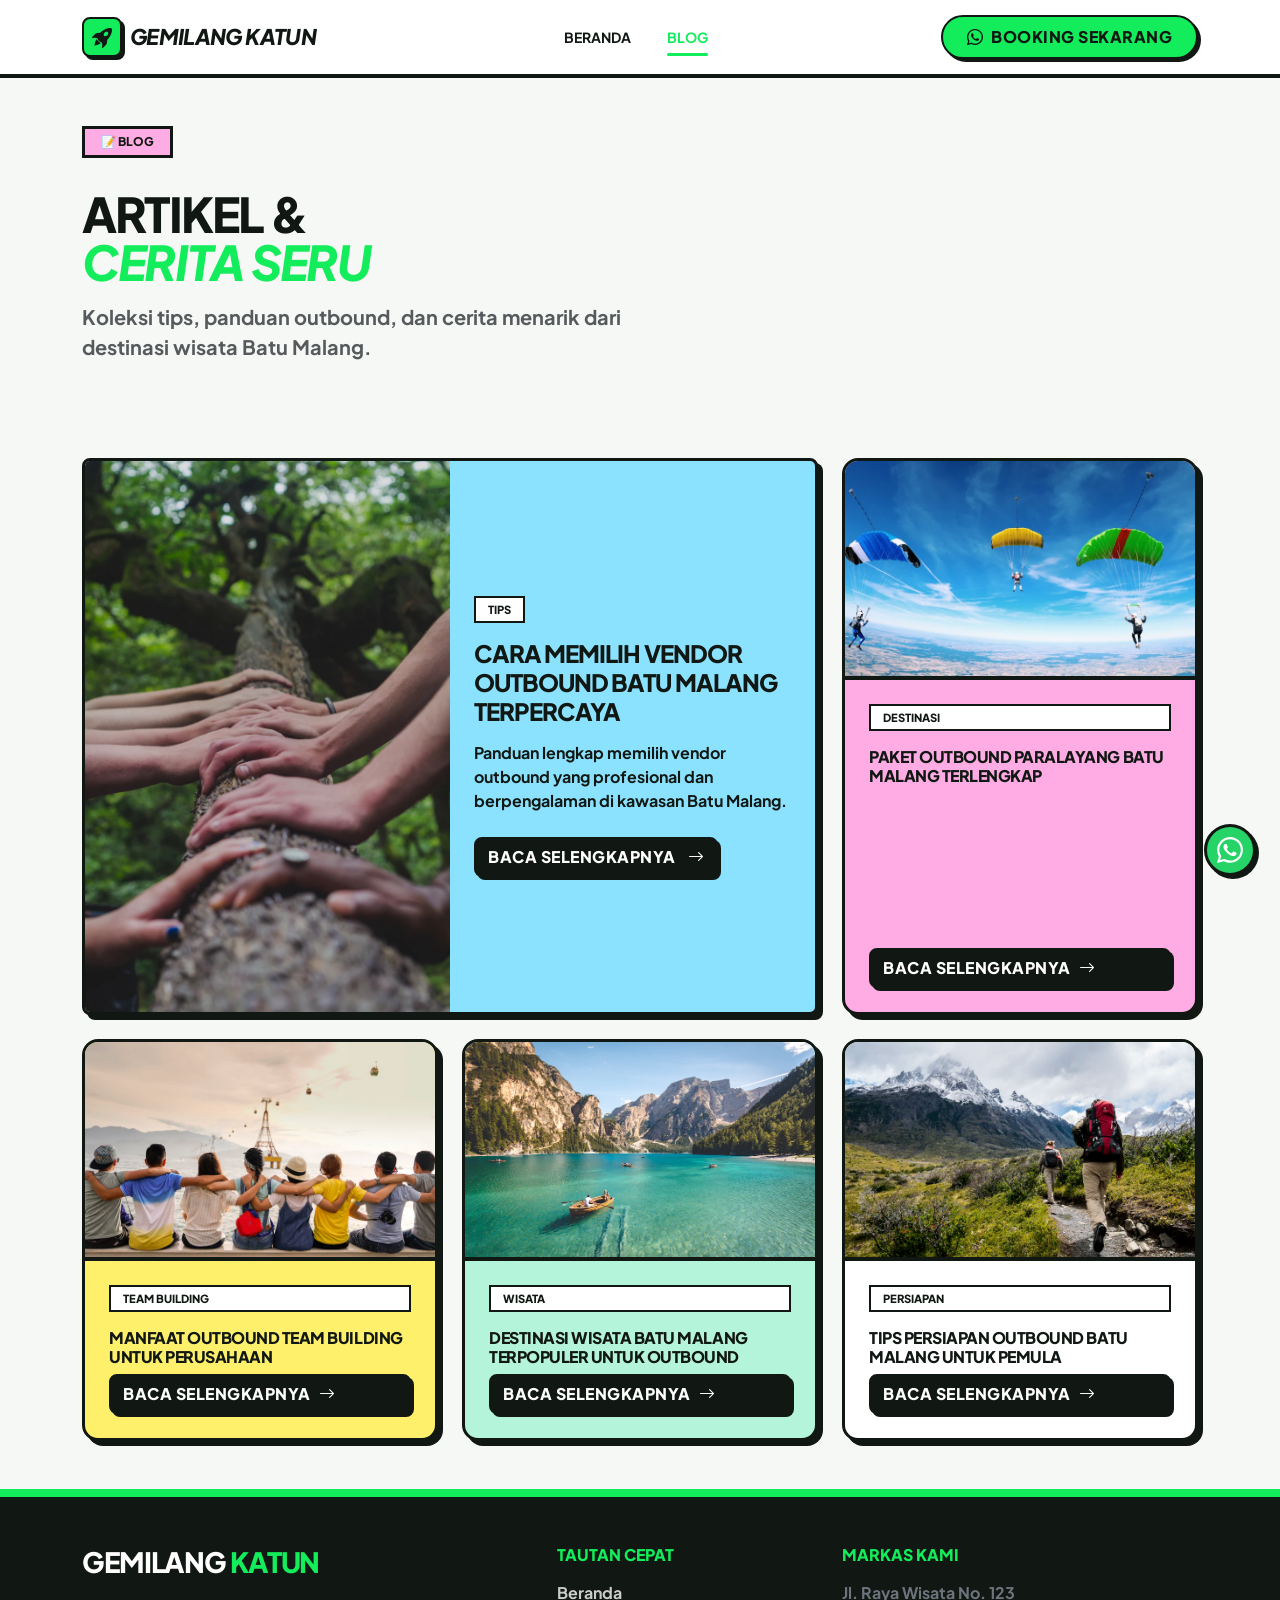
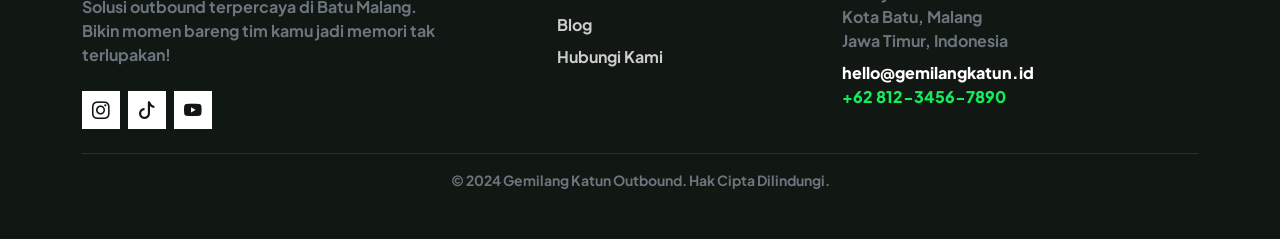
<file: blog.html>
<!DOCTYPE html>
<html lang="id">

<head>
  <meta charset="utf-8">
  <meta name="viewport" content="width=device-width, initial-scale=1.0">
  <title>Blog - Artikel Outbound & Wisata Batu Malang | Gemilang Katun</title>
  <meta name="description"
    content="Kumpulan artikel terbaru seputar outbound, team building, paralayang, dan wisata Batu Malang dari Gemilang Katun. Tips, panduan, dan cerita seru!">
  <meta name="keywords"
    content="blog outbound batu malang, artikel wisata batu, tips outbound, paralayang batu malang, vendor outbound batu malang terpercaya">
  <meta name="author" content="Ulil">
  <meta name="robots" content="index, follow">
  <link rel="canonical" href="https://gemilangkatun.id/blog.html">

  <!-- Open Graph -->
  <meta property="og:type" content="website">
  <meta property="og:title" content="Blog - Artikel Outbound & Wisata Batu Malang | Gemilang Katun">
  <meta property="og:description"
    content="Kumpulan artikel terbaru seputar outbound, team building, paralayang, dan wisata Batu Malang.">
  <meta property="og:url" content="https://gemilangkatun.id/blog.html">
  <meta property="og:site_name" content="Gemilang Katun">
  <meta property="og:image" content="https://gemilangkatun.id/images/hero-outbound.webp">
  <meta property="og:locale" content="id_ID">

  <!-- Twitter Card -->
  <meta name="twitter:card" content="summary_large_image">
  <meta name="twitter:title" content="Blog - Artikel Outbound & Wisata Batu Malang | Gemilang Katun">
  <meta name="twitter:description"
    content="Kumpulan artikel terbaru seputar outbound, team building, paralayang, dan wisata Batu Malang.">
  <meta name="twitter:image" content="https://gemilangkatun.id/images/hero-outbound.webp">

  <!-- GEO Tags -->
  <meta name="geo.region" content="ID-JI">
  <meta name="geo.placename" content="Batu, Malang">
  <meta name="geo.position" content="-7.882;112.523">
  <meta name="ICBM" content="-7.882, 112.523">

  <!-- Favicon -->
  <link rel="icon" type="image/svg+xml" href="images/favicon.svg">

  <!-- Preconnect -->
  <link rel="preconnect" href="https://cdn.jsdelivr.net" crossorigin>
  <link rel="preconnect" href="https://fonts.googleapis.com">
  <link rel="preconnect" href="https://fonts.gstatic.com" crossorigin>

  <!-- Bootstrap 5 CSS -->
  <link href="https://cdn.jsdelivr.net/npm/bootstrap@5.3.3/dist/css/bootstrap.min.css" rel="stylesheet">
  <link href="https://cdn.jsdelivr.net/npm/bootstrap-icons@1.11.3/font/bootstrap-icons.min.css" rel="stylesheet">
  <link href="style.css" rel="stylesheet">

  <!-- JSON-LD -->
  <script type="application/ld+json">
  {
    "@context": "https://schema.org",
    "@type": "CollectionPage",
    "name": "Blog Gemilang Katun",
    "description": "Kumpulan artikel outbound, team building, dan wisata Batu Malang",
    "url": "https://gemilangkatun.id/blog.html",
    "isPartOf": { "@type": "WebSite", "name": "Gemilang Katun", "url": "https://gemilangkatun.id" }
  }
  </script>
  <script type="application/ld+json">
  {
    "@context": "https://schema.org",
    "@type": "BreadcrumbList",
    "itemListElement": [
      { "@type": "ListItem", "position": 1, "name": "Beranda", "item": "https://gemilangkatun.id/" },
      { "@type": "ListItem", "position": 2, "name": "Blog", "item": "https://gemilangkatun.id/blog.html" }
    ]
  }
  </script>
</head>

<body>

  <!-- Navbar (sama persis dengan halaman utama) -->
  <nav class="navbar navbar-expand-lg navbar-neo sticky-top" id="mainNavbar">
    <div class="container">
      <a class="navbar-brand d-flex align-items-center gap-2" href="index.html">
        <span class="brand-icon"><i class="bi bi-rocket-takeoff-fill fs-5"></i></span>
        Gemilang Katun
      </a>
      <button class="navbar-toggler border-2 border-dark" type="button" data-bs-toggle="offcanvas"
        data-bs-target="#mobileMenu" aria-controls="mobileMenu" aria-label="Toggle navigasi">
        <span class="navbar-toggler-icon"></span>
      </button>
      <div class="collapse navbar-collapse" id="navbarNav">
        <ul class="navbar-nav mx-auto gap-1">
          <li class="nav-item"><a class="nav-link" href="index.html">Beranda</a></li>
          <li class="nav-item"><a class="nav-link active" href="blog.html">Blog</a></li>
        </ul>
        <a href="https://wa.me/6281234567890?text=Halo%20Gemilang%20Katun%2C%20saya%20ingin%20booking%20outbound"
          class="btn neo-btn neo-btn-primary rounded-pill px-4 py-2" target="_blank" rel="noopener noreferrer">
          <i class="bi bi-whatsapp"></i> Booking Sekarang
        </a>
      </div>
    </div>
  </nav>

  <!-- Offcanvas Mobile -->
  <div class="offcanvas offcanvas-end offcanvas-neo" tabindex="-1" id="mobileMenu" aria-labelledby="mobileMenuLabel">
    <div class="offcanvas-header">
      <h5 class="offcanvas-title fw-800" id="mobileMenuLabel">Menu</h5>
      <button type="button" class="btn-close" data-bs-dismiss="offcanvas" aria-label="Tutup"></button>
    </div>
    <div class="offcanvas-body">
      <ul class="navbar-nav">
        <li class="nav-item"><a class="nav-link" href="index.html">Beranda</a></li>
        <li class="nav-item"><a class="nav-link active" href="blog.html">Blog</a></li>
      </ul>
      <a href="https://wa.me/6281234567890?text=Halo%20Gemilang%20Katun%2C%20saya%20ingin%20booking%20outbound"
        class="btn neo-btn neo-btn-primary w-100 mt-4 py-3 rounded-pill" target="_blank" rel="noopener noreferrer">
        <i class="bi bi-whatsapp"></i> Booking Sekarang
      </a>
    </div>
  </div>

  <main>
    <!-- Blog Hero -->
    <section class="py-5 px-3 blog-hero">
      <div class="container">
        <div class="mb-5">
          <span class="blog-hero-badge mb-3">📝 Blog</span>
          <h1 class="mt-3"
            style="font-size: 3rem; font-weight: 900; text-transform: uppercase; letter-spacing: -0.04em; line-height: 1;">
            Artikel &amp; <br><span class="text-primary-neo" style="font-style:italic;">Cerita Seru</span>
          </h1>
          <p class="fs-5 fw-bold text-muted mt-3" style="max-width: 600px;">
            Koleksi tips, panduan outbound, dan cerita menarik dari destinasi wisata Batu Malang.
          </p>
        </div>
      </div>
    </section>

    <!-- Article Grid -->
    <section class="pb-5 px-3">
      <div class="container">
        <div class="row g-4">
          <!-- Article 1 - Featured -->
          <div class="col-lg-8">
            <div class="blog-featured bg-sky rounded-3 h-100">
              <div class="row g-0 h-100">
                <div class="col-md-6" style="overflow:hidden;">
                  <img src="images/vendor-outbound.webp" alt="Cara memilih vendor outbound Batu Malang terpercaya"
                    class="w-100 h-100" style="object-fit:cover; min-height:280px;" width="500" height="350"
                    loading="lazy">
                </div>
                <div class="col-md-6 p-4 d-flex flex-column justify-content-center">
                  <span class="badge-neo bg-white mb-3" style="width:fit-content;">Tips</span>
                  <h2 class="fw-900 text-uppercase tracking-tighter fs-4 mb-3">Cara Memilih Vendor Outbound Batu Malang
                    Terpercaya</h2>
                  <p class="fw-bold mb-4">Panduan lengkap memilih vendor outbound yang profesional dan berpengalaman di
                    kawasan Batu Malang.</p>
                  <a href="artikel-1.html" class="btn neo-btn neo-btn-dark rounded-3 d-inline-flex"
                    style="width:fit-content;">
                    Baca Selengkapnya <i class="bi bi-arrow-right ms-1"></i>
                  </a>
                </div>
              </div>
            </div>
          </div>

          <!-- Article 2 -->
          <div class="col-lg-4">
            <div class="article-card bg-pink-neo">
              <div class="card-img-wrap">
                <img src="images/paragliding-batu.webp" alt="Paket outbound paralayang Batu Malang terlengkap"
                  width="400" height="250" loading="lazy">
              </div>
              <div class="card-body p-4">
                <span class="badge-neo bg-white mb-3">Destinasi</span>
                <h3 class="fw-800 fs-6 text-uppercase tracking-tight">Paket Outbound Paralayang Batu Malang Terlengkap
                </h3>
                <div class="mt-auto">
                  <a href="artikel-2.html" class="btn neo-btn neo-btn-dark rounded-3 w-100">Baca Selengkapnya <i
                      class="bi bi-arrow-right"></i></a>
                </div>
              </div>
            </div>
          </div>

          <!-- Article 3 -->
          <div class="col-md-4">
            <div class="article-card bg-yellow-neo">
              <div class="card-img-wrap">
                <img src="images/outbound-teamwork.webp" alt="Manfaat outbound team building untuk perusahaan"
                  width="400" height="250" loading="lazy">
              </div>
              <div class="card-body p-4">
                <span class="badge-neo bg-white mb-3">Team Building</span>
                <h3 class="fw-800 fs-6 text-uppercase tracking-tight">Manfaat Outbound Team Building untuk Perusahaan
                </h3>
                <div class="mt-auto">
                  <a href="artikel-3.html" class="btn neo-btn neo-btn-dark rounded-3 w-100">Baca Selengkapnya <i
                      class="bi bi-arrow-right"></i></a>
                </div>
              </div>
            </div>
          </div>

          <!-- Article 4 -->
          <div class="col-md-4">
            <div class="article-card bg-mint">
              <div class="card-img-wrap">
                <img src="images/wisata-batu-malang.webp" alt="Destinasi wisata Batu Malang terpopuler untuk outbound"
                  width="400" height="250" loading="lazy">
              </div>
              <div class="card-body p-4">
                <span class="badge-neo bg-white mb-3">Wisata</span>
                <h3 class="fw-800 fs-6 text-uppercase tracking-tight">Destinasi Wisata Batu Malang Terpopuler untuk
                  Outbound</h3>
                <div class="mt-auto">
                  <a href="artikel-4.html" class="btn neo-btn neo-btn-dark rounded-3 w-100">Baca Selengkapnya <i
                      class="bi bi-arrow-right"></i></a>
                </div>
              </div>
            </div>
          </div>

          <!-- Article 5 -->
          <div class="col-md-4">
            <div class="article-card bg-white">
              <div class="card-img-wrap">
                <img src="images/tips-outbound.webp" alt="Tips persiapan outbound Batu Malang untuk pemula" width="400"
                  height="250" loading="lazy">
              </div>
              <div class="card-body p-4">
                <span class="badge-neo bg-sky mb-3">Persiapan</span>
                <h3 class="fw-800 fs-6 text-uppercase tracking-tight">Tips Persiapan Outbound Batu Malang untuk Pemula
                </h3>
                <div class="mt-auto">
                  <a href="artikel-5.html" class="btn neo-btn neo-btn-dark rounded-3 w-100">Baca Selengkapnya <i
                      class="bi bi-arrow-right"></i></a>
                </div>
              </div>
            </div>
          </div>
        </div>
      </div>
    </section>
  </main>

  <!-- Footer (sama persis dengan halaman utama) -->
  <footer class="footer-neo py-5" id="footer">
    <div class="container">
      <div class="row g-4">
        <div class="col-md-6 col-lg-5">
          <h4 class="fs-3 fw-900 text-uppercase tracking-tighter mb-3">
            Gemilang <span class="text-primary-neo">Katun</span>
          </h4>
          <p class="text-secondary fw-bold mb-4" style="max-width: 360px;">
            Solusi outbound terpercaya di Batu Malang. Bikin momen bareng tim kamu jadi memori tak terlupakan!
          </p>
          <div class="footer-social d-flex gap-2">
            <a href="https://instagram.com/gemilangkatun" target="_blank" rel="noopener noreferrer"
              aria-label="Instagram"><i class="bi bi-instagram"></i></a>
            <a href="https://tiktok.com/@gemilangkatun" target="_blank" rel="noopener noreferrer" aria-label="TikTok"><i
                class="bi bi-tiktok"></i></a>
            <a href="https://youtube.com/@gemilangkatun" target="_blank" rel="noopener noreferrer"
              aria-label="YouTube"><i class="bi bi-youtube"></i></a>
          </div>
        </div>
        <div class="col-6 col-lg-3">
          <h5>Tautan Cepat</h5>
          <ul class="list-unstyled">
            <li class="mb-2"><a href="index.html" class="fw-bold">Beranda</a></li>
            <li class="mb-2"><a href="blog.html" class="fw-bold">Blog</a></li>
            <li class="mb-2"><a href="https://wa.me/6281234567890" class="fw-bold" target="_blank"
                rel="noopener noreferrer">Hubungi Kami</a></li>
          </ul>
        </div>
        <div class="col-6 col-lg-4">
          <h5>Markas Kami</h5>
          <p class="fw-bold text-secondary mb-1">
            Jl. Raya Wisata No. 123<br>
            Kota Batu, Malang<br>
            Jawa Timur, Indonesia
          </p>
          <p class="fw-800 mt-2 mb-0">hello@gemilangkatun.id</p>
          <p class="fw-800 text-primary-neo">+62 812-3456-7890</p>
        </div>
      </div>
      <hr class="border-secondary mt-4 mb-3">
      <p class="text-center text-secondary fw-bold small mb-0">
        &copy; 2024 Gemilang Katun Outbound. Hak Cipta Dilindungi.
      </p>
    </div>
  </footer>

  <!-- Floating Buttons (sama persis dengan halaman utama) -->
  <div class="floating-actions" id="floatingActions">
    <button class="btn-scroll-top" id="scrollTopBtn" onclick="window.scrollTo({top:0,behavior:'smooth'})"
      aria-label="Kembali ke atas">
      <svg viewBox="0 0 24 24">
        <path d="M7.41 15.41L12 10.83l4.59 4.58L18 14l-6-6-6 6z" />
      </svg>
    </button>
    <a href="https://wa.me/6281234567890?text=Halo%20Gemilang%20Katun%2C%20saya%20ingin%20bertanya" class="btn-wa-float"
      target="_blank" rel="noopener noreferrer" aria-label="Chat WhatsApp">
      <svg viewBox="0 0 24 24">
        <path
          d="M17.472 14.382c-.297-.149-1.758-.867-2.03-.967-.273-.099-.471-.148-.67.15-.197.297-.767.966-.94 1.164-.173.199-.347.223-.644.075-.297-.15-1.255-.463-2.39-1.475-.883-.788-1.48-1.761-1.653-2.059-.173-.297-.018-.458.13-.606.134-.133.298-.347.446-.52.149-.174.198-.298.298-.497.099-.198.05-.371-.025-.52-.075-.149-.669-1.612-.916-2.207-.242-.579-.487-.5-.669-.51-.173-.008-.371-.01-.57-.01-.198 0-.52.074-.792.372-.272.297-1.04 1.016-1.04 2.479 0 1.462 1.065 2.875 1.213 3.074.149.198 2.096 3.2 5.077 4.487.709.306 1.262.489 1.694.625.712.227 1.36.195 1.871.118.571-.085 1.758-.719 2.006-1.413.248-.694.248-1.289.173-1.413-.074-.124-.272-.198-.57-.347m-5.421 7.403h-.004a9.87 9.87 0 01-5.031-1.378l-.361-.214-3.741.982.998-3.648-.235-.374a9.86 9.86 0 01-1.51-5.26c.001-5.45 4.436-9.884 9.888-9.884 2.64 0 5.122 1.03 6.988 2.898a9.825 9.825 0 012.893 6.994c-.003 5.45-4.437 9.884-9.885 9.884m8.413-18.297A11.815 11.815 0 0012.05 0C5.495 0 .16 5.335.157 11.892c0 2.096.547 4.142 1.588 5.945L.057 24l6.305-1.654a11.882 11.882 0 005.683 1.448h.005c6.554 0 11.89-5.335 11.893-11.893a11.821 11.821 0 00-3.48-8.413z" />
      </svg>
    </a>
  </div>

  <!-- Bootstrap JS -->
  <script src="https://cdn.jsdelivr.net/npm/bootstrap@5.3.3/dist/js/bootstrap.bundle.min.js"></script>
  <script>
    const scrollBtn = document.getElementById('scrollTopBtn');
    window.addEventListener('scroll', function () {
      if (window.scrollY > 400) {
        scrollBtn.classList.add('visible');
      } else {
        scrollBtn.classList.remove('visible');
      }
    });
  </script>
</body>

</html>
</file>
<file: style.css>
/* ============================================
   Gemilang Katun - Custom Stylesheet
   Neo-Brutalism Design System on Bootstrap
   ============================================ */

/* ---------- Import Google Fonts ---------- */
@import url('https://fonts.googleapis.com/css2?family=Plus+Jakarta+Sans:wght@400;500;600;700;800&display=swap');

/* ---------- CSS Custom Properties ---------- */
:root {
  --clr-primary: #13ec5b;
  --clr-primary-dark: #0abf48;
  --clr-bg-light: #f6f8f6;
  --clr-dark: #111813;
  --clr-accent-coral: #ff8b8b;
  --clr-accent-sky: #8be2ff;
  --clr-accent-mint: #b4f4da;
  --clr-accent-yellow: #fff06b;
  --clr-accent-pink: #fface4;
  --clr-wa-green: #25D366;
  --border-neo: 3px solid #111813;
  --shadow-neo: 5px 5px 0px #111813;
  --shadow-neo-sm: 3px 3px 0px #111813;
  --shadow-neo-hover: 2px 2px 0px #111813;
  --radius-sm: 0.5rem;
  --radius-md: 1rem;
  --radius-lg: 2rem;
  --radius-full: 9999px;
  --font-base: 'Plus Jakarta Sans', sans-serif;
}

/* ---------- Global Reset & Base ---------- */
* {
  box-sizing: border-box;
}

html {
  scroll-behavior: smooth;
  overflow-x: hidden;
}

body {
  font-family: var(--font-base);
  background-color: var(--clr-bg-light);
  color: var(--clr-dark);
  overflow-x: hidden;
  max-width: 100vw;
}

img {
  max-width: 100%;
  height: auto;
}

a {
  text-decoration: none;
  transition: color 0.2s;
}

/* ---------- Neo-Brutalism Components ---------- */
.neo-card {
  border: var(--border-neo);
  box-shadow: var(--shadow-neo);
  border-radius: var(--radius-md);
  transition: transform 0.15s ease, box-shadow 0.15s ease;
}

.neo-card:hover {
  transform: translate(2px, 2px);
  box-shadow: var(--shadow-neo-hover);
}

.neo-btn {
  border: 2px solid var(--clr-dark);
  box-shadow: var(--shadow-neo-sm);
  transition: all 0.12s ease;
  font-weight: 800;
  text-transform: uppercase;
  letter-spacing: 0.5px;
  display: inline-flex;
  align-items: center;
  gap: 0.5rem;
  cursor: pointer;
}

.neo-btn:active,
.neo-btn:hover {
  box-shadow: 0px 0px 0px var(--clr-dark);
  transform: translate(3px, 3px);
}

.neo-btn-primary {
  background-color: var(--clr-primary);
  color: var(--clr-dark);
}

.neo-btn-primary:hover {
  background-color: var(--clr-primary-dark);
  color: var(--clr-dark);
}

.neo-btn-dark {
  background-color: var(--clr-dark);
  color: #fff;
}

.neo-btn-dark:hover {
  background-color: var(--clr-primary);
  color: var(--clr-dark);
}

.neo-btn-wa {
  background-color: var(--clr-wa-green);
  color: #fff;
  border-color: var(--clr-dark);
}

.neo-btn-wa:hover {
  background-color: #1DA851;
  color: #fff;
}

/* ---------- Navbar ---------- */
.navbar-neo {
  background: rgba(255, 255, 255, 0.95);
  backdrop-filter: blur(12px);
  -webkit-backdrop-filter: blur(12px);
  border-bottom: 4px solid var(--clr-dark);
  padding: 0.75rem 0;
}

.navbar-neo .navbar-brand {
  font-weight: 800;
  font-size: 1.35rem;
  text-transform: uppercase;
  letter-spacing: -0.03em;
  font-style: italic;
  color: var(--clr-dark);
}

.navbar-neo .navbar-brand:hover {
  color: var(--clr-dark);
}

.navbar-neo .brand-icon {
  width: 40px;
  height: 40px;
  background: var(--clr-primary);
  border: 2px solid var(--clr-dark);
  border-radius: var(--radius-sm);
  display: flex;
  align-items: center;
  justify-content: center;
  box-shadow: var(--shadow-neo-sm);
}

.navbar-neo .nav-link {
  font-weight: 700;
  text-transform: uppercase;
  font-size: 0.875rem;
  color: var(--clr-dark) !important;
  position: relative;
  padding: 0.5rem 1rem !important;
}

.navbar-neo .nav-link:hover,
.navbar-neo .nav-link.active {
  color: var(--clr-primary) !important;
}

.navbar-neo .nav-link.active::after {
  content: '';
  position: absolute;
  bottom: 0;
  left: 1rem;
  right: 1rem;
  height: 3px;
  background: var(--clr-primary);
  border-radius: 2px;
}

/* ---------- Offcanvas Mobile ---------- */
.offcanvas-neo {
  border-left: 4px solid var(--clr-dark) !important;
}

.offcanvas-neo .offcanvas-header {
  border-bottom: 3px solid var(--clr-dark);
}

.offcanvas-neo .nav-link {
  font-weight: 700;
  font-size: 1.1rem;
  padding: 0.75rem 1rem;
  color: var(--clr-dark);
  border-bottom: 2px solid #eee;
}

.offcanvas-neo .nav-link:hover,
.offcanvas-neo .nav-link.active {
  color: var(--clr-primary);
  background: #f0faf2;
}

/* ---------- Hero Section ---------- */
.hero-section {
  background: var(--clr-accent-yellow);
  border: var(--border-neo);
  box-shadow: var(--shadow-neo);
  border-radius: var(--radius-md);
  overflow: hidden;
}

.hero-section .hero-badge {
  display: inline-block;
  background: #fff;
  border: 2px solid var(--clr-dark);
  padding: 0.3rem 1rem;
  border-radius: var(--radius-full);
  font-size: 0.85rem;
  font-weight: 700;
  box-shadow: 2px 2px 0 var(--clr-dark);
}

.hero-section h1 {
  font-size: 3.5rem;
  font-weight: 900;
  line-height: 0.95;
  letter-spacing: -0.04em;
  text-transform: uppercase;
  font-style: italic;
}

@media (min-width: 992px) {
  .hero-section h1 {
    font-size: 5rem;
  }
}

.hero-img-wrap {
  position: relative;
  min-height: 350px;
  border-left: 0;
  border-top: 4px solid var(--clr-dark);
  background: var(--clr-accent-mint);
}

@media (min-width: 992px) {
  .hero-img-wrap {
    border-left: 4px solid var(--clr-dark);
    border-top: 0;
    min-height: 100%;
  }
}

.hero-img-wrap img {
  position: absolute;
  inset: 0;
  width: 100%;
  height: 100%;
  object-fit: cover;
}

.hero-badge-float {
  position: absolute;
  bottom: -15px;
  left: -15px;
  width: 120px;
  height: 120px;
  background: var(--clr-accent-coral);
  border-radius: 50%;
  border: 4px solid var(--clr-dark);
  display: flex;
  align-items: center;
  justify-content: center;
  animation: bounce 2s infinite;
  z-index: 2;
}

@keyframes bounce {

  0%,
  100% {
    transform: translateY(0);
  }

  50% {
    transform: translateY(-15px);
  }
}

/* ---------- Section Styles ---------- */
.section-heading {
  font-size: 2rem;
  font-weight: 900;
  text-transform: uppercase;
  letter-spacing: -0.03em;
  font-style: italic;
}

@media (min-width: 768px) {
  .section-heading {
    font-size: 2.5rem;
  }
}

.section-line {
  height: 4px;
  background: var(--clr-dark);
  flex: 1;
  margin-bottom: 0.5rem;
}

/* ---------- Feature Cards ---------- */
.feature-card {
  border: var(--border-neo);
  box-shadow: var(--shadow-neo);
  border-radius: var(--radius-md);
  padding: 2rem;
  transition: transform 0.15s, box-shadow 0.15s;
}

.feature-card:hover {
  transform: translate(2px, 2px);
  box-shadow: var(--shadow-neo-hover);
}

.feature-icon {
  width: 60px;
  height: 60px;
  background: #fff;
  border: 3px solid var(--clr-dark);
  border-radius: var(--radius-md);
  display: flex;
  align-items: center;
  justify-content: center;
  box-shadow: var(--shadow-neo-sm);
  font-size: 1.75rem;
}

/* ---------- Activity Cards ---------- */
.activity-card {
  border: var(--border-neo);
  box-shadow: var(--shadow-neo);
  overflow: hidden;
  border-radius: var(--radius-md);
  transition: transform 0.15s, box-shadow 0.15s;
}

.activity-card:hover {
  transform: translate(2px, 2px);
  box-shadow: var(--shadow-neo-hover);
}

.activity-card .card-img-top {
  aspect-ratio: 4/3;
  object-fit: cover;
  border-bottom: 4px solid var(--clr-dark);
  transition: transform 0.5s;
}

.activity-card:hover .card-img-top {
  transform: scale(1.05);
}

.activity-card .card-body {
  border-top: 0;
}

/* ---------- Article Cards ---------- */
.article-card {
  border: var(--border-neo);
  box-shadow: var(--shadow-neo);
  overflow: hidden;
  border-radius: var(--radius-md);
  transition: transform 0.15s, box-shadow 0.15s;
  height: 100%;
  display: flex;
  flex-direction: column;
}

.article-card:hover {
  transform: translate(2px, 2px);
  box-shadow: var(--shadow-neo-hover);
}

.article-card .card-img-wrap {
  overflow: hidden;
  border-bottom: 4px solid var(--clr-dark);
  aspect-ratio: 16/10;
}

.article-card .card-img-wrap img {
  width: 100%;
  height: 100%;
  object-fit: cover;
  transition: transform 0.5s;
}

.article-card:hover .card-img-wrap img {
  transform: scale(1.05);
}

.article-card .card-body {
  flex: 1;
  display: flex;
  flex-direction: column;
}

.article-card .card-body .mt-auto {
  margin-top: auto;
}

/* ---------- About Section ---------- */
.about-section {
  background: #fff;
  border-top: 4px solid var(--clr-dark);
  border-bottom: 4px solid var(--clr-dark);
}

.about-img-wrap {
  border: var(--border-neo);
  box-shadow: var(--shadow-neo);
  border-radius: var(--radius-md);
  overflow: hidden;
}

.about-img-wrap img {
  width: 100%;
  height: 100%;
  object-fit: cover;
}

/* ---------- Blog Page ---------- */
.blog-hero-badge {
  background: var(--clr-accent-pink);
  border: var(--border-neo);
  padding: 0.25rem 1rem;
  font-size: 0.75rem;
  font-weight: 900;
  text-transform: uppercase;
  display: inline-block;
}

.blog-hero h2 {
  font-size: 3rem;
  font-weight: 900;
  text-transform: uppercase;
  letter-spacing: -0.04em;
  line-height: 1;
}

@media (min-width: 768px) {
  .blog-hero h2 {
    font-size: 4.5rem;
  }
}

.blog-featured {
  border: var(--border-neo);
  box-shadow: var(--shadow-neo);
  overflow: hidden;
  transition: transform 0.15s, box-shadow 0.15s;
}

.blog-featured:hover {
  transform: translate(2px, 2px);
  box-shadow: var(--shadow-neo-hover);
}

/* ---------- Article Page Styles ---------- */
.article-content h2 {
  font-size: 1.6rem;
  font-weight: 800;
  margin-top: 2rem;
  margin-bottom: 1rem;
  padding-bottom: 0.5rem;
  border-bottom: 3px solid var(--clr-primary);
  color: var(--clr-dark);
}

.article-content h3 {
  font-size: 1.3rem;
  font-weight: 700;
  margin-top: 1.5rem;
  margin-bottom: 0.75rem;
  color: var(--clr-dark);
}

.article-content p {
  line-height: 1.8;
  margin-bottom: 1rem;
  color: #333;
}

.article-content ul,
.article-content ol {
  margin-bottom: 1rem;
  padding-left: 1.5rem;
}

.article-content li {
  margin-bottom: 0.5rem;
  line-height: 1.7;
}

.article-content blockquote {
  border-left: 5px solid var(--clr-primary);
  background: #f0faf2;
  padding: 1.25rem 1.5rem;
  margin: 1.5rem 0;
  border-radius: 0 var(--radius-sm) var(--radius-sm) 0;
  font-style: italic;
  font-weight: 600;
  color: #1a3a1a;
}

.article-content .img-caption {
  font-size: 0.85rem;
  color: #666;
  text-align: center;
  font-style: italic;
  margin-top: 0.5rem;
  margin-bottom: 1.5rem;
}

.article-content .article-img {
  border: var(--border-neo);
  border-radius: var(--radius-sm);
  box-shadow: var(--shadow-neo-sm);
  width: 100%;
  margin: 1rem 0 0.25rem;
}

/* TOC */
.toc-container {
  background: #f0faf2;
  border: var(--border-neo);
  border-radius: var(--radius-md);
  padding: 1.25rem 1.5rem;
  margin: 1.5rem 0;
}

.toc-container .toc-title {
  font-weight: 800;
  font-size: 1.1rem;
  cursor: pointer;
  display: flex;
  align-items: center;
  justify-content: space-between;
}

.toc-container .toc-list {
  list-style: none;
  padding-left: 0;
  margin: 0.75rem 0 0;
}

.toc-container .toc-list li {
  margin-bottom: 0.35rem;
}

.toc-container .toc-list a {
  color: var(--clr-dark);
  font-weight: 600;
  font-size: 0.9rem;
  border-bottom: 2px solid transparent;
}

.toc-container .toc-list a:hover {
  color: var(--clr-primary-dark);
  border-bottom-color: var(--clr-primary);
}

.toc-container .toc-list .toc-h3 {
  padding-left: 1.25rem;
  font-size: 0.85rem;
  font-weight: 500;
}

/* Read more section */
.read-more-section {
  background: var(--clr-accent-mint);
  border: var(--border-neo);
  border-radius: var(--radius-md);
  padding: 1.5rem;
  margin: 2rem 0;
}

/* FAQ */
.faq-item {
  border: 2px solid var(--clr-dark);
  border-radius: var(--radius-sm);
  margin-bottom: 0.75rem;
  overflow: hidden;
}

.faq-item .faq-question {
  background: #fff;
  padding: 1rem 1.25rem;
  font-weight: 700;
  cursor: pointer;
  display: flex;
  align-items: center;
  justify-content: space-between;
}

.faq-item .faq-question:hover {
  background: #f0faf2;
}

.faq-item .faq-answer {
  padding: 0 1.25rem 1rem;
  line-height: 1.7;
  display: none;
}

.faq-item.open .faq-answer {
  display: block;
}

/* Author profile */
.author-profile {
  background: #f9f9f9;
  border: var(--border-neo);
  border-radius: var(--radius-md);
  padding: 1.5rem;
  display: flex;
  gap: 1.25rem;
  align-items: center;
}

.author-profile img {
  width: 70px;
  height: 70px;
  border-radius: 50%;
  border: 3px solid var(--clr-primary);
  object-fit: cover;
}

/* Share buttons */
.share-buttons a {
  width: 42px;
  height: 42px;
  border-radius: 50%;
  display: inline-flex;
  align-items: center;
  justify-content: center;
  font-size: 1.1rem;
  color: #fff;
  border: 2px solid var(--clr-dark);
  transition: transform 0.15s, box-shadow 0.15s;
  box-shadow: 2px 2px 0 var(--clr-dark);
}

.share-buttons a:hover {
  transform: translate(1px, 1px);
  box-shadow: 0 0 0 var(--clr-dark);
}

.share-btn-fb {
  background: #1877F2;
}

.share-btn-tw {
  background: #1DA1F2;
}

.share-btn-ig {
  background: #E4405F;
}

.share-btn-wa {
  background: var(--clr-wa-green);
}

/* ---------- Footer ---------- */
.footer-neo {
  background: var(--clr-dark);
  color: #fff;
  border-top: 8px solid var(--clr-primary);
}

.footer-neo a {
  color: #ccc;
  transition: color 0.2s;
}

.footer-neo a:hover {
  color: var(--clr-primary);
}

.footer-neo h5 {
  color: var(--clr-primary);
  font-weight: 800;
  text-transform: uppercase;
  font-size: 1rem;
  margin-bottom: 1rem;
}

.footer-social a {
  width: 38px;
  height: 38px;
  background: #fff;
  color: var(--clr-dark);
  border: 2px solid #fff;
  display: inline-flex;
  align-items: center;
  justify-content: center;
  border-radius: 0;
  font-size: 1.1rem;
  transition: all 0.2s;
}

.footer-social a:hover {
  background: var(--clr-primary);
  border-color: var(--clr-primary);
  color: var(--clr-dark);
}

/* ---------- Floating Buttons ---------- */
.floating-actions {
  position: fixed;
  bottom: 1.5rem;
  right: 1.5rem;
  z-index: 1050;
  display: flex;
  flex-direction: column;
  gap: 0.75rem;
}

.btn-scroll-top {
  width: 52px;
  height: 52px;
  background: #fff;
  border: 3px solid var(--clr-dark);
  border-radius: 50%;
  display: flex;
  align-items: center;
  justify-content: center;
  cursor: pointer;
  box-shadow: var(--shadow-neo-sm);
  transition: all 0.2s;
  opacity: 0;
  visibility: hidden;
  transform: translateY(20px);
}

.btn-scroll-top.visible {
  opacity: 1;
  visibility: visible;
  transform: translateY(0);
}

.btn-scroll-top:hover {
  background: var(--clr-accent-yellow);
  transform: translateY(-3px);
  box-shadow: var(--shadow-neo);
}

.btn-scroll-top svg {
  width: 22px;
  height: 22px;
  fill: var(--clr-dark);
}

.btn-wa-float {
  width: 52px;
  height: 52px;
  background: var(--clr-wa-green);
  border: 3px solid var(--clr-dark);
  border-radius: 50%;
  display: flex;
  align-items: center;
  justify-content: center;
  cursor: pointer;
  box-shadow: var(--shadow-neo-sm);
  transition: all 0.2s;
  color: #fff;
  animation: pulse-wa 2s infinite;
}

.btn-wa-float:hover {
  transform: translateY(-3px) scale(1.05);
  box-shadow: var(--shadow-neo);
  background: #1DA851;
  color: #fff;
}

.btn-wa-float svg {
  width: 26px;
  height: 26px;
  fill: #fff;
}

@keyframes pulse-wa {
  0% {
    box-shadow: var(--shadow-neo-sm), 0 0 0 0 rgba(37, 211, 102, 0.4);
  }

  70% {
    box-shadow: var(--shadow-neo-sm), 0 0 0 12px rgba(37, 211, 102, 0);
  }

  100% {
    box-shadow: var(--shadow-neo-sm), 0 0 0 0 rgba(37, 211, 102, 0);
  }
}

/* ---------- Utility Classes ---------- */
.text-primary-neo {
  color: var(--clr-primary) !important;
}

.bg-primary-neo {
  background-color: var(--clr-primary) !important;
}

.bg-mint {
  background-color: var(--clr-accent-mint);
}

.bg-coral {
  background-color: var(--clr-accent-coral);
}

.bg-sky {
  background-color: var(--clr-accent-sky);
}

.bg-yellow-neo {
  background-color: var(--clr-accent-yellow);
}

.bg-pink-neo {
  background-color: var(--clr-accent-pink);
}

.fw-800 {
  font-weight: 800 !important;
}

.fw-900 {
  font-weight: 900 !important;
}

.tracking-tight {
  letter-spacing: -0.03em;
}

.tracking-tighter {
  letter-spacing: -0.04em;
}

.italic {
  font-style: italic;
}

.uppercase {
  text-transform: uppercase;
}

.badge-neo {
  display: inline-block;
  background: #fff;
  border: 2px solid var(--clr-dark);
  padding: 0.2rem 0.75rem;
  font-size: 0.7rem;
  font-weight: 800;
  text-transform: uppercase;
}

/* ---------- Responsive Fine-Tuning ---------- */
@media (max-width: 767px) {
  .hero-section h1 {
    font-size: 2.5rem;
  }

  .section-heading {
    font-size: 1.75rem;
  }

  .hero-badge-float {
    display: none !important;
  }

  .floating-actions {
    bottom: 1rem;
    right: 1rem;
  }

  .btn-scroll-top,
  .btn-wa-float {
    width: 46px;
    height: 46px;
  }

  .container {
    overflow-x: hidden;
  }

  .row {
    margin-left: 0;
    margin-right: 0;
  }

  img {
    max-width: 100%;
    height: auto;
  }

  .hero-section {
    border-radius: var(--radius-sm);
  }
}

/* Prevent any horizontal overflow on all screen sizes */
main,
footer,
nav,
section {
  max-width: 100vw;
  overflow-x: hidden;
}
</file>
